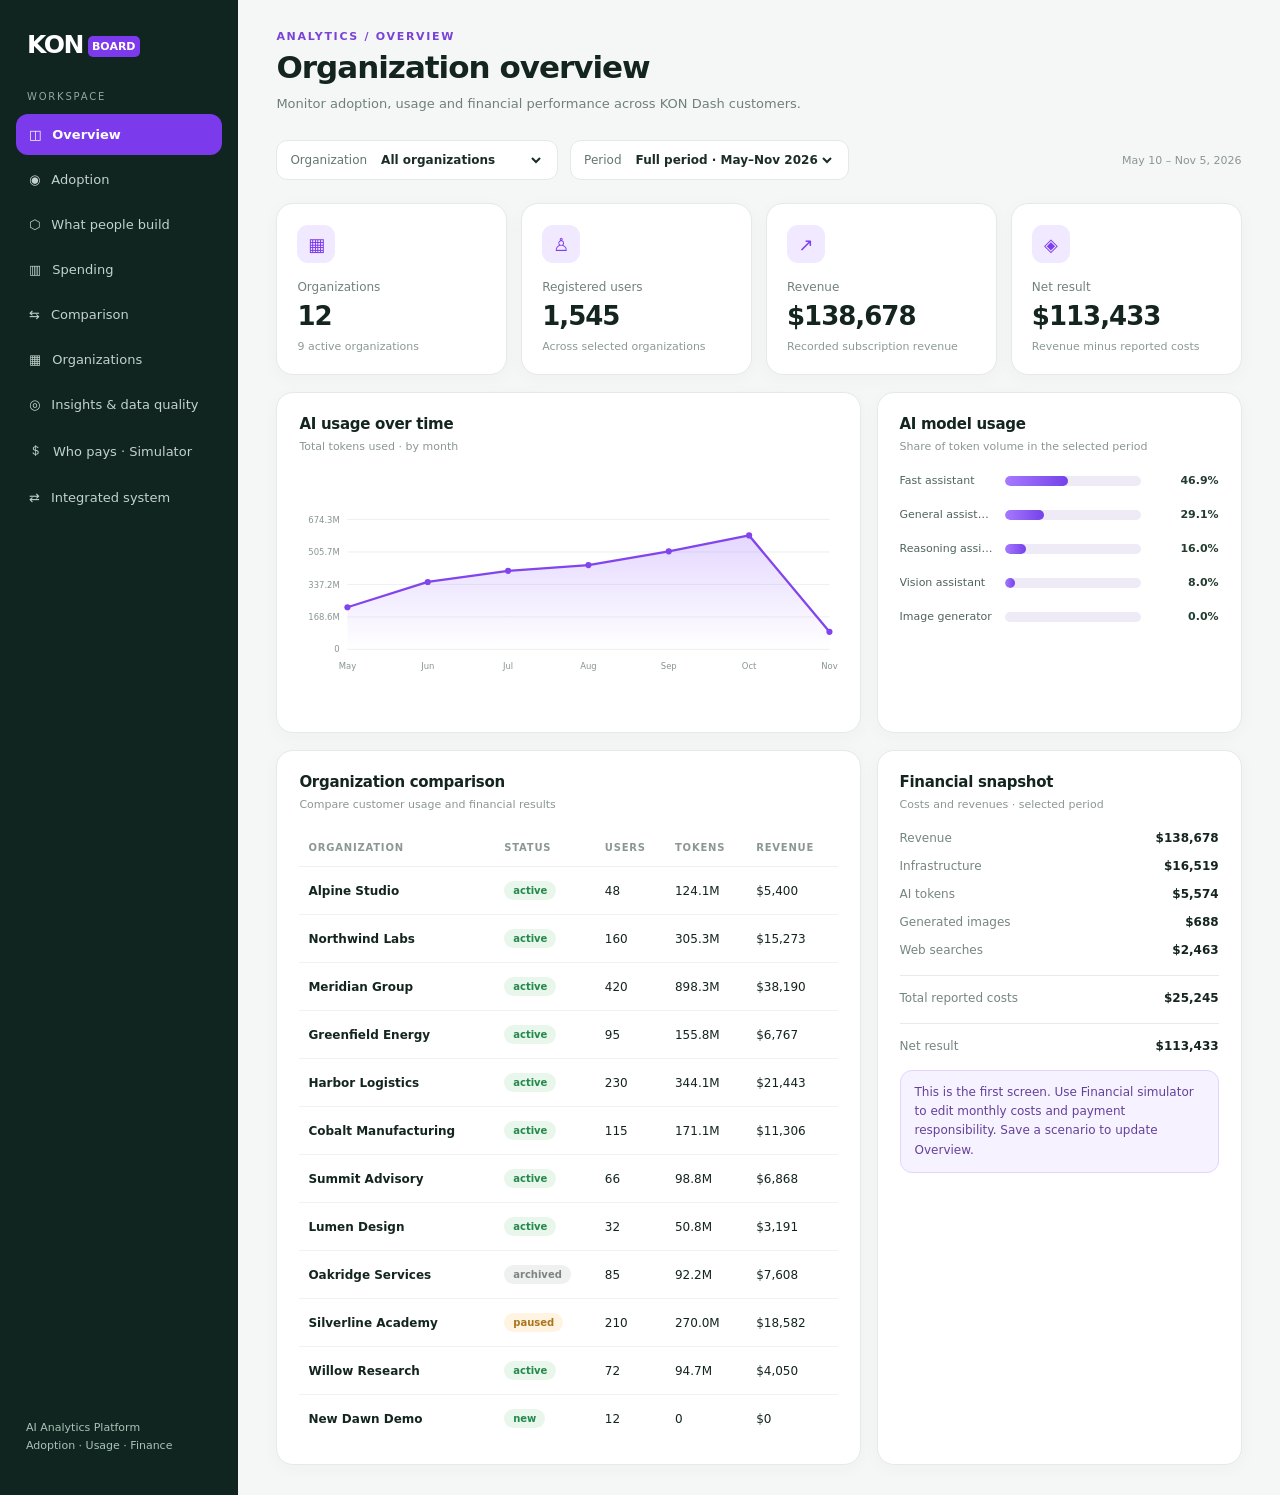
<file: index.html>
<!doctype html><html lang="en"><head><meta charset="utf-8"><meta name="viewport" content="width=device-width,initial-scale=1"><title>KON Board | Complete Interactive Dashboard</title><link rel="stylesheet" href="style.css"></head><body><div class="layout"><aside class="sidebar"><div class="brand">KON<span>BOARD</span></div><div><p class="side-label">Workspace</p><button class="nav active" id="navOverview"><span>◫</span><span class="navtext">Overview</span></button><button class="nav" id="navAdoption"><span>◉</span><span class="navtext">Adoption</span></button><button class="nav" id="navBuild"><span>⬡</span><span class="navtext">What people build</span></button><button class="nav" id="navSpending"><span>▥</span><span class="navtext">Spending</span></button><button class="nav" id="navComparison"><span>⇆</span><span class="navtext">Comparison</span></button><button class="nav" id="navOrganizations"><span>▦</span><span class="navtext">Organizations</span></button><button class="nav" id="navInsights"><span>◎</span><span class="navtext">Insights &amp; data quality</span></button><button class="nav" id="navSimulator"><span>＄</span><span class="navtext">Who pays · Simulator</span></button><button class="nav" id="navDash" style="display:none"><span>◇</span><span class="navtext">KON Dash</span></button><button class="nav" data-soon="Integrated system"><span>⇄</span><span class="navtext">Integrated system</span></button></div><div class="side-bottom">AI Analytics Platform<br>Adoption · Usage · Finance</div></aside><main class="main"><div id="overviewPage"><div class="topbar"><div><div class="eyebrow">Analytics / Overview</div><h1>Organization overview</h1><p class="muted">Monitor adoption, usage and financial performance across KON Dash customers.</p></div></div><div class="filters"><label class="filter">Organization <select id="org"><option value="all">All organizations</option></select></label><label class="filter">Period <select id="period"><option value="all">Full period · May–Nov 2026</option></select></label><span class="hint" id="range"></span></div><section class="kpis"><div class="card kpi"><div class="icon">▦</div><div class="label">Organizations</div><div class="number" id="orgCount">—</div><small id="orgSub">Customers in dataset</small></div><div class="card kpi"><div class="icon">♙</div><div class="label">Registered users</div><div class="number" id="users">—</div><small id="userSub">Across selected organizations</small></div><div class="card kpi"><div class="icon">↗</div><div class="label">Revenue</div><div class="number" id="revenue">—</div><small>Recorded subscription revenue</small></div><div class="card kpi"><div class="icon">◈</div><div class="label">Net result</div><div class="number" id="profit">—</div><small>Revenue minus reported costs</small></div></section><section class="content"><div class="card panel"><h2>AI usage over time</h2><p>Total tokens used · by month</p><div class="chart-wrap" id="chart"></div></div><div class="card panel"><h2>AI model usage</h2><p>Share of token volume in the selected period</p><div id="models"></div></div></section><section class="bottom"><div class="card panel"><h2>Organization comparison</h2><p>Compare customer usage and financial results</p><div style="overflow:auto"><table><thead><tr><th>Organization</th><th>Status</th><th>Users</th><th>Tokens</th><th>Revenue</th></tr></thead><tbody id="orgTable"></tbody></table></div></div><div class="card panel"><h2>Financial snapshot</h2><p>Costs and revenues · selected period</p><div class="breakdown" id="finance"></div><div class="help">This is the first screen. Use Financial simulator to edit monthly costs and payment responsibility. Save a scenario to update Overview.</div></div></section></div><div id="organizationsPage" hidden>
<div class="topbar"><div><div class="eyebrow">Analytics / Organizations</div><h1>What customers build</h1><p class="muted">Explore KON Dash building blocks, team adoption and connected tools for each customer.</p></div></div>
<div class="filters"><label class="filter">Organization <select id="detailOrg"></select></label><span class="hint">Building blocks are a dataset snapshot, not activity in a selected month.</span></div>
<section class="card panel" style="margin-bottom:16px"><div class="org-heading"><div><div class="eyebrow" id="detailIndustry"></div><h2 id="detailName" style="font-size:23px;margin:9px 0"></h2><p id="detailNote" style="font-size:13px;line-height:1.7"></p></div><span id="detailStatus" class="status"></span></div><div class="org-facts" id="detailFacts"></div></section>
<section class="org-stats" id="detailStats"></section>
<div class="card panel" style="margin-top:16px"><h2>Building block explorer</h2><p>Select a category to inspect the actual tools and examples in the Konverto demo dataset.</p><div class="tabs" id="blockTabs"></div><div id="blockList" class="block-grid"></div></div>


</div><div id="simulatorPage" hidden>
<div class="topbar"><div><div class="eyebrow">Analytics / Financial Simulator</div><h1>Who pays · Financial simulator</h1><p class="muted">Edit monthly costs, revenues and payment responsibilities. Results update instantly.</p></div></div>

<div class="filters"><label class="filter">Organization <select id="simOrg"></select></label><label class="filter">Month <select id="simMonth"></select></label></div>
<div class="sim-grid">
<section class="card panel"><div class="sim-head"><div><h2>Edit financial inputs</h2><p>Values start from the official fictional dataset; “Other costs” are a manual simulation input.</p></div><button id="simReset" class="sim-secondary">Reset this month</button></div>
<div class="sim-fields"><label>Revenue ($)<input id="simRevenue" type="number" min="0" step="0.01"></label><label>Azure / infrastructure ($)<input id="simInfra" type="number" min="0" step="0.01"></label><label>AI token costs ($)<input id="simAI" type="number" min="0" step="0.01"></label><label>Generated images ($)<input id="simImages" type="number" min="0" step="0.01"></label><label>Web searches ($)<input id="simWeb" type="number" min="0" step="0.01"></label><label>Other manual costs ($)<input id="simOther" type="number" min="0" step="0.01"></label></div>
<div class="recurring-row" id="recurringBlock"><h3>Recurring monthly Azure cost</h3><p>Set the Azure/infrastructure cost as a recurring monthly amount for this customer, starting in the selected month. It will update all available months from that point onward; other costs, revenues and payer assignments are preserved. Existing saved scenarios for those months will have only their Azure value changed.</p><label>Full-month Azure cost (USD) <input id="recurringAmount" type="number" min="0" step="0.01" placeholder="e.g. 200.00" style="max-width:170px;margin-left:8px"></label><label><input id="recurringProrate" type="checkbox" checked> Prorate the amount for partial calendar months (including May/November)</label><button type="button" id="applyRecurring" class="audit-button">Apply from selected month onward</button><p id="recurringStatus" role="status" style="margin-top:10px"></p></div>
<h2 style="margin:24px 0 3px">Who pays each cost?</h2><p class="sim-muted">Choose Konverto, Customer, or Unassigned. Image costs are grouped with AI costs in this simulation.</p>
<div class="sim-fields"><label>Infrastructure payer<select id="payerInfra"><option value="konverto">Konverto</option><option value="customer">Customer</option><option value="unassigned">Unassigned · needs decision</option></select></label><label>AI & image payer<select id="payerAI"><option value="konverto">Konverto</option><option value="customer">Customer</option><option value="unassigned">Unassigned · needs decision</option></select></label><label>Web search payer<select id="payerWeb"><option value="konverto">Konverto</option><option value="customer">Customer</option><option value="unassigned">Unassigned · needs decision</option></select></label><label>Other costs payer<select id="payerOther"><option value="konverto">Konverto</option><option value="customer">Customer</option><option value="unassigned">Unassigned · needs decision</option></select></label></div>
<p style="font-size:12px;color:#776b80;margin:8px 0">Enter 0 for a confirmed zero cost; leaving a field blank means missing information and disables financial calculations and saving. Payers apply to Azure, AI tokens + generated images, web searches and other manual costs.</p><div class="sim-actions"><button id="simSave" class="sim-primary">Save this scenario</button><span id="simState" class="sim-muted" role="status">Changes are previewed live until saved.</span></div></section>
<section class="card panel"><h2>Live financial impact</h2><p>Updates while you change any number or payer.</p><div class="sim-metrics"><div><span>Revenue</span><strong id="resultRevenue">—</strong></div><div><span>Total costs</span><strong id="resultCosts">—</strong></div><div><span>Konverto-paid costs</span><strong id="resultKonCosts">—</strong></div><div><span>Customer-paid costs</span><strong id="resultCustomerCosts">—</strong></div><div><span>Unassigned costs</span><strong id="resultUnassignedCosts">—</strong></div></div><div class="sim-contrib"><span>Estimated KON Board contribution</span><strong id="resultContribution">—</strong><small id="simContributionNote">Revenue − costs assigned to Konverto. If costs remain unassigned, the final result is a range.</small></div><div class="sim-compare"><h2>Before / after</h2><div class="split"><span>Dataset result (revenue − all costs)</span><strong id="baseProfit">—</strong></div><div class="split"><span>Scenario result (revenue − all costs)</span><strong id="scenarioProfit">—</strong></div><div class="split"><span>Change to overall result</span><strong id="deltaProfit">—</strong></div><div class="split total"><span>Konverto contribution vs. dataset result</span><strong id="deltaContribution">—</strong></div></div></section></div>

</div>

<section class="ex-page" id="adoptionPage" hidden>
 <div class="topbar"><div><div class="eyebrow">KON BOARD</div><h1>Adoption · Who uses KON Dash?</h1><p class="muted">Explore active users, features and usage trends by organization and period.</p></div></div>
 <div class="ex-filterbar"><label class="ex-control">Organization<select id="adOrg"></select></label><label class="ex-control">Period<select id="adMonth"></select></label><label class="ex-control">Usage metric<select id="adMetric"><option value="activeUsers">Active users per reported day</option><option value="totalTokens">AI tokens</option><option value="toolCalls">Tool calls</option><option value="knowledgeBaseSearches">Knowledge base searches</option><option value="documentsProcessed">Documents processed</option><option value="imagesGenerated">Images generated</option></select></label></div>
 <div class="ex-kpis" id="adKpis"></div><div class="ex-grid"><div class="card ex-section"><h2>Usage evolution</h2><p class="subtitle">Click a day to inspect its activity and reporting status.</p><div id="adChart" class="ex-plot"></div><div id="adSelected" class="ex-detail">Choose a point on the chart.</div></div><div class="card ex-section"><h2>Feature adoption</h2><p class="subtitle">Observed features in reported daily usage records.</p><div id="adFeatures"></div><div class="ex-note">Active users are recorded daily. Adding them across days gives user-days, not unique monthly people. Missing days are not treated as zero.</div></div></div>
 <div class="card ex-section"><h2>Organization coverage</h2><p class="subtitle">Click a row to filter the Adoption analysis to that organization.</p><div class="ex-tablebox"><table><thead><tr><th>Organization</th><th>Status</th><th>Reported days</th><th>Users registered</th><th>Total tokens</th></tr></thead><tbody id="adOrgRows"></tbody></table></div></div>
</section>
<section class="ex-page" id="buildPage" hidden>
 <div class="topbar"><div><div class="eyebrow">KON BOARD / ADOPTION INTELLIGENCE</div><h1>What people build with AI</h1><p class="muted">Four different analyses: inventory, use cases, connections and sharing signals.</p></div></div>
 <div class="ex-filterbar"><label class="ex-control">Organization<select id="buildOrg"></select></label><label class="ex-control" id="buildTypeFilter">Tool type<select id="buildType"><option value="agents">Agents</option><option value="apps">Apps</option><option value="knowledgeBases">Knowledge bases</option><option value="scheduledTasks">Scheduled tasks</option><option value="projects">Projects</option></select></label></div>
 <div class="ex-tabs" id="buildTabs"><button class="ex-tab selected" data-buildtab="create">1 · What they build</button><button class="ex-tab" data-buildtab="purpose">2 · What it is for</button><button class="ex-tab" data-buildtab="connect">3 · How they combine</button><button class="ex-tab" data-buildtab="spread">4 · What spreads</button></div>
 <div id="buildKpis" class="ex-kpis"></div>
 <div class="card ex-section" id="buildContent" aria-live="polite"></div>
</section>
<section class="ex-page" id="spendingPage" hidden>
 <div class="topbar"><div><div class="eyebrow">KON BOARD</div><h1>Spending · Where does the money go?</h1><p class="muted">Break down token, image and web-search spend. Click a spike to investigate its drivers.</p></div></div>
 <div class="ex-filterbar"><label class="ex-control">Organization<select id="spOrg"></select></label><label class="ex-control">Period<select id="spMonth"></select></label><label class="ex-control">Cost category<select id="spType"><option value="totalCostUsd">All AI usage costs</option><option value="tokenCostUsd">AI tokens</option><option value="imageCostUsd">Generated images</option><option value="webSearchCostUsd">Web searches</option></select></label></div>
 <div id="spKpis" class="ex-kpis"></div><div class="card ex-section"><h2>Web searches by provider</h2><div id="spProviders"></div></div><div class="ex-grid"><div class="card ex-section"><h2>Daily cost and spikes</h2><p class="subtitle">Click a point to see which expense categories contributed.</p><div id="spChart" class="ex-plot"></div><div id="spSelected" class="ex-detail">Choose a reported day.</div></div><div class="card ex-section"><h2>Cost breakdown</h2><p class="subtitle">AI usage categories · excludes monthly infrastructure.</p><div id="spBreakdown"></div><h2 style="margin-top:26px">Highest spending days</h2><div id="spTopDays" class="ex-list"></div></div></div>
 <div class="ex-note">Daily costs exclude infrastructure, which is recorded monthly. For all organizations, daily totals aggregate only reported records. A missing report is not equivalent to a zero-usage day.</div>
</section>
<section class="ex-page" id="comparisonPage" hidden>
 <div class="topbar"><div><div class="eyebrow">KON BOARD</div><h1>Comparison · How do customers differ?</h1><p class="muted">Choose organizations and compare adoption, monthly budgets, revenue and reported costs.</p></div></div>
 <div class="ex-filterbar"><label class="ex-control">Period<select id="cpMonth"></select></label><label class="ex-control">Organization A<select id="cpA"></select></label><label class="ex-control">Organization B<select id="cpB"></select></label><label class="ex-control">Compare by<select id="cpMetric"><option value="totalCostUsd">Total reported costs</option><option value="revenueUsd">Revenue</option><option value="totalTokens">Tokens</option><option value="activeUsers">Avg. active users per reported day</option><option value="monthlyBudgetUsd">Monthly budget (prorated)</option></select></label></div>
 <div id="cpKpis" class="ex-kpis"></div><div class="card ex-section"><h2>Budget consumption</h2><div id="cpBudget"></div></div><div class="ex-grid"><div class="card ex-section"><h2>Side-by-side comparison</h2><div id="cpBars"></div></div><div class="card ex-section"><h2>Financial comparison</h2><div id="cpDetail"></div></div></div>
 <div class="card ex-section"><h2>All organizations</h2><p class="subtitle">Click an organization to replace Organization A.</p><div class="ex-tablebox"><table><thead><tr><th>Organization</th><th>Status</th><th>Registered users</th><th>Budget (monthly)</th><th>Revenue</th><th>Reported costs</th><th>Result</th></tr></thead><tbody id="cpRows"></tbody></table></div></div>
</section>
<section class="ex-page" id="integrationPage" hidden>
  <div class="topbar dg-hero">
   <div class="dg-hero-copy">
    <div class="eyebrow">INTEGRATED SYSTEM</div>
    <h1>From AI tools to business insight</h1>
    <p class="muted">Explore how tools, connected knowledge and recorded activity relate to organization-level adoption and costs.</p>
   </div>
   
  </div>
  <div class="card ex-section dg-workspace">
   <div class="dg-filters">
    <label>Organization<select id="dgOrg" aria-label="Choose organization"></select></label>
    <label>Building block<select id="dgType" aria-label="Choose tool type"><option value="agents">Agent</option><option value="apps">App</option><option value="scheduledTasks">Scheduled task</option></select></label>
    <label>Source record<select id="dgTool" aria-label="Choose tool from dataset"></select></label>
    <label>Usage period<select id="dgPeriod" aria-label="Choose usage period"><option value="all">Full dataset period</option></select></label>
   </div>
   <div class="dg-journey" aria-label="Data-to-decision pathway"><div><b>01</b> KON Dash inventory</div><span>→</span><div><b>02</b> Connected components</div><span>→</span><div><b>03</b> Recorded traces</div><span>→</span><div><b>04</b> KON Board metrics</div></div>
   <div class="dg-top-grid">
    <article class="dg-detail"><div class="dg-section-label">01 · SELECTED KON DASH RECORD</div><div id="dgSelected"></div></article>
    <article class="dg-detail"><div class="dg-section-label">02 · LINKS IN THE DATASET</div><div id="dgLinks"></div></article>
   </div>
   <div class="dg-bottom-grid">
    <article class="dg-detail"><div class="dg-section-label">03 · ACTIVITY EVIDENCE</div><div id="dgTraces"></div></article>
    <article class="dg-detail dg-measure"><div class="dg-section-label">04 · KON BOARD · ORGANIZATION VIEW</div><div id="dgMetrics" class="dg-metrics"></div><div id="dgMetricsNote"></div></article>
   </div>
  </div>
</section>
<div id="dashPage" hidden>
 <div class="topbar"><div><div class="eyebrow">Product design / KON Dash</div><h1>KON Dash — redesigned experience</h1><p class="muted">A clickable UX proposal showing how customers find, combine and reuse AI tools.</p></div></div>
 <div class="dash-layout">
  <nav class="dash-nav" aria-label="KON Dash proposed menu">
   <div class="dash-label" style="padding:8px 10px">KON DASH WORKSPACE</div>
   <button class="chosen" data-dash-tab="home">⌂ &nbsp; Home</button>
   <button data-dash-tab="agents">✧ &nbsp; Agents</button>
   <button data-dash-tab="apps">▦ &nbsp; Apps</button>
   <button data-dash-tab="knowledgeBases">▤ &nbsp; Knowledge bases</button>
   <button data-dash-tab="projects">▣ &nbsp; Projects</button>
   <button data-dash-tab="builder">＋ &nbsp; Create agent</button>
   <div class="dash-label" style="padding:14px 10px 0">DEMO CONTEXT</div>
   <label class="filter" style="display:block">Organization<select id="dashOrg" style="margin-top:7px;max-width:100%;width:100%"></select></label>
  </nav>
  <div class="dash-content">
   <div class="dash-banner"><strong>One workspace. All your AI tools.</strong><p>Find the right agent, connect it to trusted knowledge, and organize the result into a shared project. This redesign groups related tools and makes their purpose clearer.</p></div>
   <div id="dashHome">
    <div class="dash-section-head"><div><h3>Your workspace</h3><p>Real fictional sample records from the Konverto dataset, presented in our proposed layout.</p></div><button class="dash-primary" id="dashNewAgent">+ Create agent</button></div>
    <div class="dash-cards" id="dashCounters"></div>
    <div class="dash-section-head"><div><h3>Discover your tools</h3><p>Explore by purpose instead of navigating many disconnected menus.</p></div></div>
   </div>
   <div id="dashCatalog" class="card dash-panel" style="margin-top:14px"><div class="dash-top"><div><h2 id="dashCatalogTitle">Recommended for your team</h2><p id="dashCatalogHelp">Browse tools and open any card to see its purpose and linked resources.</p></div><input id="dashSearch" class="dash-search" placeholder="Search by name or description" aria-label="Search KON Dash tools"></div><div class="dash-gallery" id="dashItems"></div><div class="dash-panel" id="dashSelected" style="border-top:1px solid #e7ece9;padding:15px 0 0">Select a tool to inspect its connections.</div></div>
   <div id="dashBuilder" class="card dash-panel" hidden style="margin-top:14px"><h3>Create an agent — simplified flow</h3><p>This is an interactive redesign prototype. Creating a preview does not create a real KON Dash agent or call an AI model.</p>
     <div class="dash-builder">
      <label>Agent name<input id="builderName" placeholder="e.g. Research assistant" maxlength="80"/></label>
      <label>AI model<select id="builderModel"><option value="general">General</option><option value="fast">Fast</option><option value="reasoning">Reasoning</option></select></label>
      <label class="wide">What should this agent help with?<textarea id="builderPurpose" placeholder="Summarize documents and answer team questions about our policies."></textarea></label>
      <label class="wide">Connect a knowledge base<select id="builderKb"><option value="">No knowledge base</option></select></label>
     </div>
     <div style="display:flex;gap:10px;flex-wrap:wrap;margin-top:17px"><button class="dash-primary" id="builderPreview">Preview agent configuration</button><button class="dash-secondary" id="builderCancel">Back to tools</button></div>
     <div class="dash-live" id="builderResult" hidden role="status"></div>
   </div>
   <div class="card dash-panel" style="margin-top:16px"><div class="dash-section-head"><div><h3>How this connects to KON Board</h3><p>The same organization's tools can be explored in the analytics dashboard.</p></div><button class="dash-secondary" id="dashToBoard">Open organization analytics →</button></div></div>
   <p class="foot">KON Dash is a design proposal built with HTML/CSS/JavaScript and the fictional KON Dash records supplied for the challenge. Cards represent dataset records; the agent builder only previews configuration. No AI requests or server-side creation happen.</p>
  </div>
 </div>
</div>
<div id="insightsPage" hidden>
<div class="topbar"><div><div class="eyebrow">KON BOARD / DECISION SUPPORT</div><h1>Insights &amp; data quality</h1><p class="muted">Verified signals from the fictional dataset; separate observations from possible actions.</p></div></div>
<div class="filters"><label class="filter">Organization <select id="auditOrg"></select></label><label class="filter">Reporting month <select id="auditMonth"></select></label><span class="hint">Calendar coverage, not assumed zeros</span></div>
<section id="auditKpis" class="audit-grid"></section>
<section class="audit-two"><div class="card panel"><h2>Reporting completeness</h2><p>Missing dates and confirmed zero-activity reports are separate.</p><div id="auditCoverage"></div><div id="auditMissing"></div></div>
<div class="card panel"><h2>Decision opportunities</h2><p>Each observation cites a data field or an illustrative scenario; recommended actions are suggestions.</p><div id="auditInsights"></div></div></section>
<div class="card panel" style="margin-top:17px"><h2>Monthly financial coverage</h2><p>May and November are partial months. Financial months use the periods supplied in monthlyFinance; no assumed full-month totals.</p><div style="overflow:auto"><table class="audit-table"><thead><tr><th>Month</th><th>Reporting window</th><th>Report days</th><th>Calendar days</th><th>Revenue</th><th>Usage cost</th><th>Infrastructure</th></tr></thead><tbody id="auditMonths"></tbody></table></div></div>

</div></main></div>






<script src="app.js" defer></script>
</body></html>
</file>
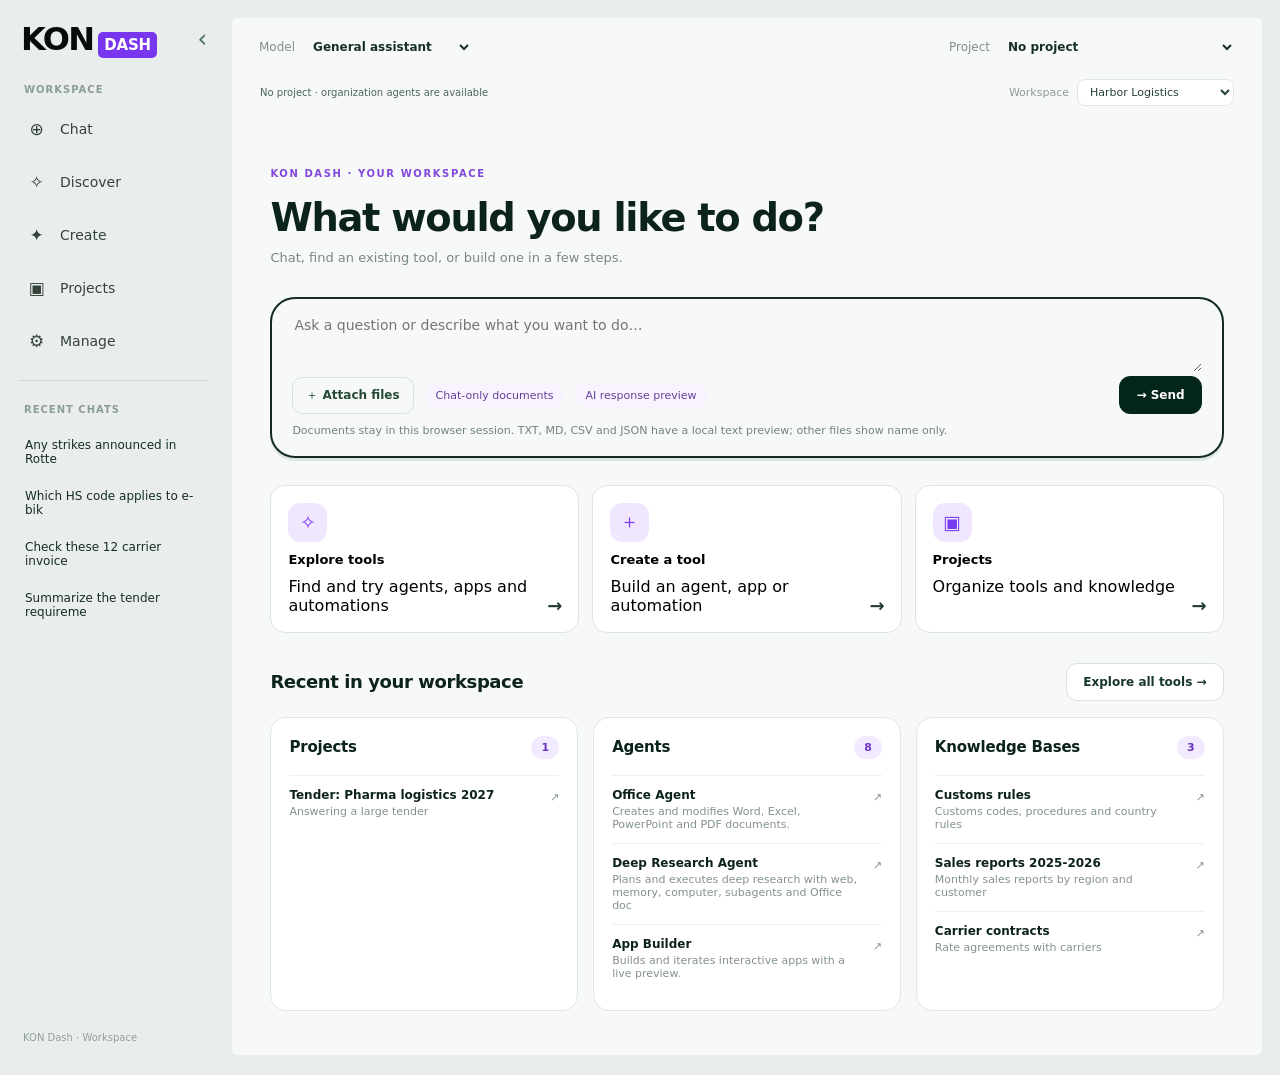
<file: kon-dash/index.html>
<!doctype html><html lang="en"><head><meta charset="utf-8"><meta name="viewport" content="width=device-width,initial-scale=1"><meta name="theme-color" content="#10251f"><title>KON Dash | Workspace Redesign Prototype</title><link rel="stylesheet" href="style.css"></head><body><div id="app"><div class="loading">Loading KON Dash demo…</div></div><script src="app.js" defer></script></body></html>
</file>
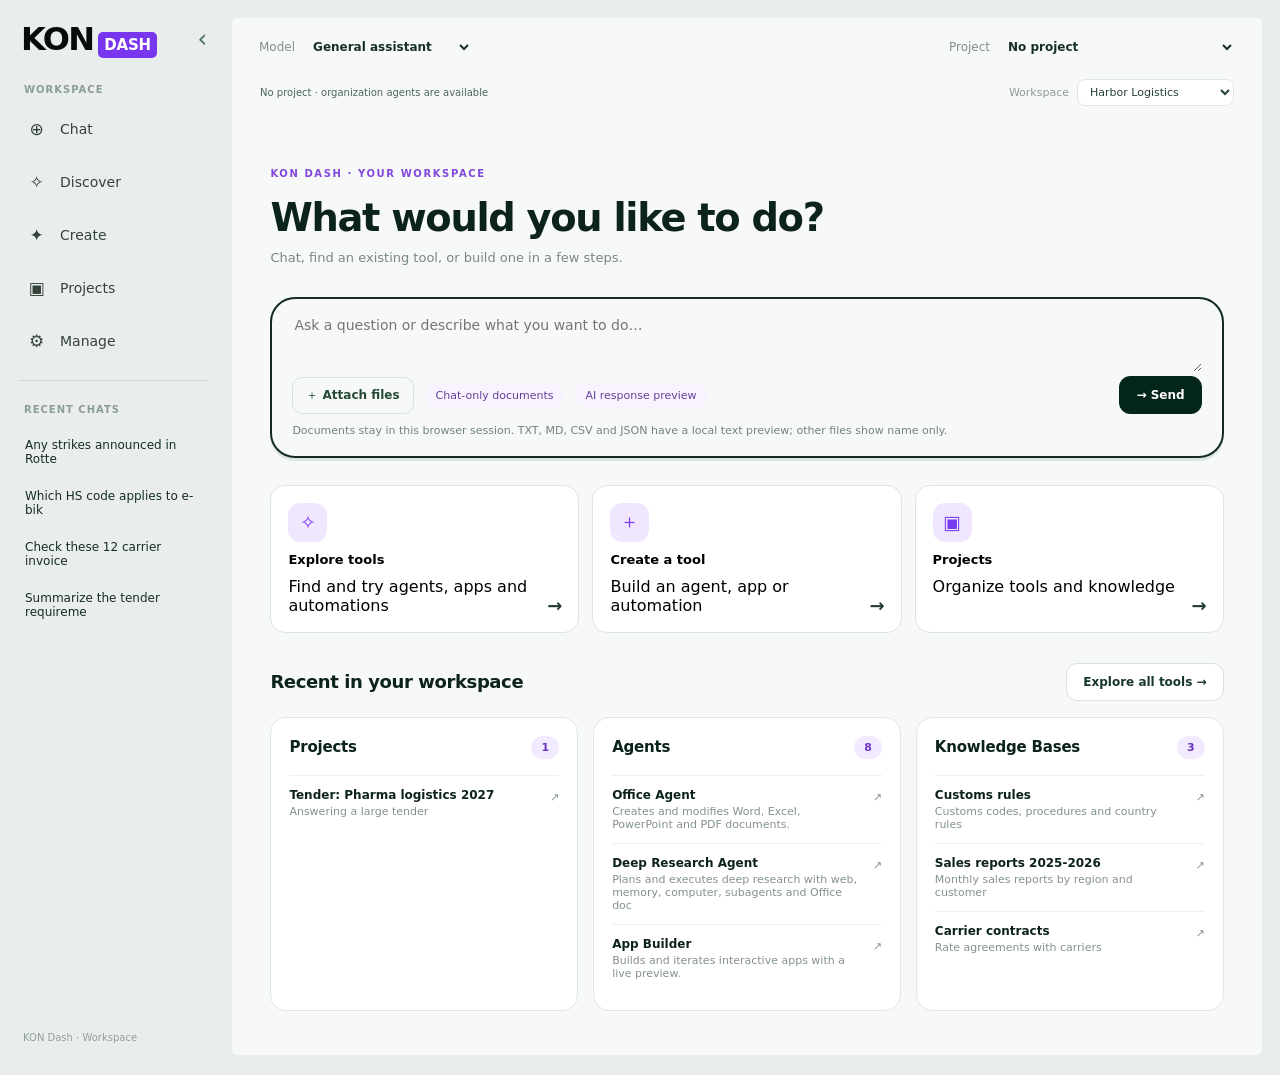
<file: kon-dash/ABRIR_KON_DASH.html>
<!doctype html><html lang="en"><head><meta charset="utf-8"><meta name="viewport" content="width=device-width,initial-scale=1"><meta name="theme-color" content="#10251f"><title>KON Dash | Workspace Redesign Prototype</title><style>:root{font-family:Inter,ui-sans-serif,system-ui,-apple-system,"Segoe UI",sans-serif;color:#122a21;background:#eaf0ee;font-synthesis:none}*{box-sizing:border-box}body{margin:0}button,input,textarea,select{font:inherit}button{cursor:pointer}button:disabled{opacity:.45;cursor:not-allowed}input,textarea,select{outline-color:#8551e9}a{color:inherit}h1,h2,h3,p{margin:0}.shell{display:flex;min-height:100vh}.side{width:250px;flex:none;display:flex;flex-direction:column;padding:24px 15px;background:#e9eeeb;border-right:1px solid #dae3df;gap:18px}.logo{font-size:29px;font-weight:900;letter-spacing:-1.7px;padding:2px 12px;color:#0e1e17}.logo b{letter-spacing:-.2px;font-size:14px;background:#7c3aed;color:#fff;border-radius:7px;padding:5px 6px;margin-left:5px}.nav-list{display:grid;gap:4px}.nav-section{font-size:10px;font-weight:750;letter-spacing:1.3px;color:#8b9e94;text-transform:uppercase;padding:16px 12px 7px}.nav-item{display:flex;align-items:center;text-align:left;gap:12px;padding:12px 13px;color:#334c40;background:none;border:0;border-radius:11px;font-size:13px;font-weight:600;width:100%}.nav-item:hover{background:#dce5e0}.nav-item.active{color:#6430cc;background:#e0d2f9}.nav-item .sym{font-size:19px;width:23px;text-align:center}.side-bottom{margin-top:auto;padding:14px 12px;color:#697d72;font-size:11px;line-height:1.6}.workspace{min-width:0;flex:1;padding:17px 20px 28px}.canvas{min-height:calc(100vh - 45px);background:#fbfcfc;border:1px solid #dfe7e3;border-radius:16px;overflow:hidden;position:relative}.topbar{height:66px;border-bottom:1px solid #eff2f0;display:flex;align-items:center;justify-content:space-between;gap:12px;padding:0 30px;background:#f8faf9}.top-control{display:flex;align-items:center;gap:8px;color:#7f9188;font-size:12px}.top-control select{border:0;background:transparent;font-weight:750;color:#173026;max-width:205px;padding:6px}.top-control select:focus{outline:2px solid #cbb0ff;border-radius:7px}.main{padding:32px clamp(20px,3vw,42px) 50px;max-width:1700px;margin:0 auto}.head{position:relative;display:flex;align-items:start;justify-content:space-between;gap:15px;margin-bottom:23px;z-index:0}.head:before{content:'';position:absolute;z-index:-1;right:-4%;top:-30px;width:56%;height:152px;border-radius:80% 22% 70% 40%;background:radial-gradient(ellipse at 40% 50%,#eadcfe 0%,#f3ebff88 50%,transparent 73%);pointer-events:none}.eyebrow{font-size:11px;letter-spacing:1.6px;color:#8247dc;text-transform:uppercase;font-weight:800;margin-bottom:7px}h1{font-size:clamp(27px,3vw,39px);letter-spacing:-1.25px;line-height:1.1}h2{font-size:18px;letter-spacing:-.4px}h3{font-size:15px;letter-spacing:-.2px}.sub{color:#768a80;font-size:13px;line-height:1.6;margin-top:9px}.pill{display:inline-block;padding:5px 10px;background:#f2eaff;border-radius:30px;color:#6b36bd;font-size:11px;font-weight:750}.muted{color:#71867a}.small{font-size:12px;line-height:1.6}.tiny{font-size:11px;line-height:1.5}.btn{border:1px solid #d9e2dc;background:#fff;border-radius:11px;padding:11px 16px;font-weight:700;color:#17372a;font-size:12px;display:inline-flex;gap:8px;align-items:center;justify-content:center}.btn:hover{border-color:#9a78df}.btn.primary{background:#082b1a;border-color:#082b1a;color:#fff}.btn.primary:hover{background:#164431}.btn.purple{background:#7c3aed;border-color:#7c3aed;color:#fff}.btn.slim{padding:8px 11px}.btn.full{width:100%}.btn.danger{color:#b73838;border-color:#edc9c9}.row{display:flex;align-items:center;gap:12px;flex-wrap:wrap}.between{justify-content:space-between}.card{background:#fff;border:1px solid #dfe7e3;border-radius:16px;padding:19px}.card:hover{box-shadow:0 4px 16px #1c453709}.action-grid{display:grid;grid-template-columns:repeat(5,minmax(0,1fr));gap:13px;margin:27px 0 32px}.action{border:1px solid #dde5e1;border-radius:15px;padding:20px 17px;background:#fff;text-align:left;min-height:186px;display:flex;flex-direction:column;align-items:flex-start;gap:12px}.action:hover,.action:focus{border-color:#935ceb;background:#fbf9ff;transform:translateY(-1px)}.action .ico,.iconbox{background:#f0e7ff;color:#783bee;width:44px;height:44px;border-radius:12px;display:grid;place-items:center;font-size:22px;flex:none}.action strong{font-size:14px}.action span:last-child{font-size:12px;color:#71837a;line-height:1.5}.tri-cols{display:grid;grid-template-columns:repeat(3,minmax(0,1fr));gap:15px}.mini-row{display:flex;gap:9px;align-items:flex-start;justify-content:space-between;border-top:1px solid #edf2ee;padding:12px 0;cursor:pointer}.mini-row:first-of-type{border-top:0}.mini-row:hover b{color:#7736df}.mini-row b{display:block;font-size:12px}.mini-row span{display:block;color:#839389;font-size:11px;margin-top:3px}.composer{border:2px solid #182a22;border-radius:19px;padding:18px 20px;margin-top:28px;box-shadow:0 3px 0 #e4ece7}.composer textarea{border:0;width:100%;min-height:64px;resize:vertical;background:transparent;color:#17271f;font-size:14px}.composer textarea:focus{outline:0}.toolbar{display:flex;gap:8px;align-items:center;justify-content:space-between}.tag{border:1px solid #e2d6f6;border-radius:25px;background:#f8f3ff;color:#65409a;font-size:11px;padding:6px 10px;white-space:nowrap}.toolbar .tag{border:0}.section-top{display:flex;align-items:center;justify-content:space-between;gap:12px;margin-bottom:16px;flex-wrap:wrap}.filters{display:flex;gap:9px;flex-wrap:wrap;margin:15px 0 21px}.chip{font-size:12px;padding:9px 12px;border-radius:24px;border:1px solid #dfe4e1;background:#fff;color:#42564a}.chip.selected{background:#eadcff;border-color:#ccaffc;color:#6329bd;font-weight:800}.search{width:100%;padding:13px 15px;background:#fff;border:1px solid #dbe4de;border-radius:12px;min-height:45px}.library-layout{display:grid;grid-template-columns:minmax(0,1fr) 335px;gap:16px}.tool-grid{display:grid;grid-template-columns:repeat(3,minmax(0,1fr));gap:12px;align-content:start}.tool-card{border:1px solid #e1e7e3;background:#fff;border-radius:15px;padding:17px;min-height:198px;text-align:left;display:flex;flex-direction:column;gap:9px;overflow-wrap:anywhere}.tool-card:hover,.tool-card.selected{border-color:#8f55e9;background:#fbf8ff}.tool-card h3{font-size:13px}.tool-card p{font-size:12px;line-height:1.5;color:#71847a;min-height:36px}.tool-card .metadata{font-size:11px;color:#52655a;margin-top:auto;line-height:1.6}.inspector{position:sticky;top:86px;align-self:start;max-height:calc(100vh - 110px);overflow:auto}.inspector hr,.line{border:0;border-top:1px solid #e6ede8;margin:17px 0}.inspector .heading{display:flex;align-items:flex-start;gap:12px}.fields{display:grid;grid-template-columns:repeat(2,minmax(0,1fr));gap:15px}.field{display:flex;flex-direction:column;gap:7px;font-size:12px;font-weight:700;color:#40564a}.field.wide{grid-column:1/-1}.field input,.field textarea,.field select,.field .inputlike{background:#fff;border:1px solid #d9e4dc;border-radius:10px;padding:12px;color:#1b3327;min-height:43px;width:100%;font-weight:500}.field textarea{min-height:113px;resize:vertical;line-height:1.55}.field small{font-size:11px;color:#84958a;font-weight:400}.steps{display:grid;grid-template-columns:repeat(5,1fr);gap:9px;margin:23px 0 19px}.step{border-radius:12px;padding:12px 8px;border:1px solid #e7e9e8;background:#fff;color:#63786c;font-size:12px;font-weight:750;text-align:center}.step.current{background:#ede1ff;border-color:#d4bbff;color:#6327c3}.step.done{color:#1d7345;border-color:#b9dec9}.builder-layout{display:grid;grid-template-columns:1.5fr .9fr;gap:17px}.option-list{display:grid;grid-template-columns:repeat(2,minmax(0,1fr));gap:10px}.option{display:flex;gap:10px;align-items:start;padding:12px;border:1px solid #e0e7e2;border-radius:10px;background:#fff;font-size:12px;cursor:pointer;line-height:1.5}.option:has(input:checked){background:#f4edff;border-color:#8a4fe7}.option input{accent-color:#7c3aed;margin-top:3px}.preview{border-color:#d8c5f5;background:linear-gradient(#faf6ff,#fff 35%);position:sticky;top:90px;align-self:start}.preview p{line-height:1.6;font-size:12px;color:#67786c;margin:11px 0}.k-list{display:flex;gap:7px;flex-wrap:wrap;margin-top:11px}.k-list .tag{white-space:normal}.sticky-actions{display:flex;align-items:center;justify-content:space-between;flex-wrap:wrap;gap:8px;margin-top:17px}.two-col{display:grid;grid-template-columns:1.4fr .9fr;gap:16px}.info-line{display:flex;justify-content:space-between;gap:12px;align-items:center;padding:13px 0;border-top:1px solid #ebf0ec;font-size:12px}.info-line:first-of-type{border:0}.share-choice{display:grid;grid-template-columns:repeat(3,1fr);gap:9px}.share-choice label{display:block;padding:13px;border:1px solid #dfe6df;border-radius:12px;font-weight:700;font-size:12px;cursor:pointer}.share-choice label:has(input:checked){border-color:#8649e4;background:#f4edff;color:#6130bf}.share-choice small{display:block;color:#75867b;font-weight:400;margin-top:6px}.share-choice input{accent-color:#7c3aed}.toggle{accent-color:#6027c6;width:16px;height:16px}.notice{background:#f3f0fc;color:#61419b;border-radius:12px;padding:13px 16px;font-size:12px;line-height:1.6;margin:15px 0}.success{background:#eaf8ed;color:#24643c}.warning{background:#fff8e8;color:#865c13}.table-wrap{overflow-x:auto}table{width:100%;border-collapse:collapse;text-align:left;font-size:12px}th{font-size:11px;color:#73877a;background:#f8faf9}td,th{padding:13px 10px;border-bottom:1px solid #e9eeea}tr:last-child td{border-bottom:0}.network-box{position:relative;min-height:470px;background:radial-gradient(ellipse at center,#f8f2ff,#fff 63%);border-radius:15px;border:1px solid #e4e8e4;overflow:hidden}.network-svg{position:absolute;inset:0;width:100%;height:100%;pointer-events:none}.nodes{position:relative;min-height:470px;display:grid;grid-template-columns:repeat(3,1fr);grid-template-rows:repeat(3,1fr);gap:10px;padding:20px}.node{align-self:center;justify-self:center;width:100%;max-width:195px;min-height:86px;border:1px solid #dddfec;border-radius:12px;background:#fff;padding:12px;text-align:left;position:relative;z-index:1;box-shadow:0 3px 8px #173c2708}.node:hover,.node.selected{border-color:#7c3aed;background:#f8f2ff}.node.main-node{grid-row:2;grid-column:2;border:2px solid #7c3aed;background:#f6efff}.node strong{display:block;font-size:12px;overflow-wrap:anywhere}.node small{font-size:10px;color:#718479}.empty{text-align:center;padding:38px 18px;color:#778d7f;font-size:13px;border:1px dashed #d6e2db;border-radius:12px;background:#fff}.chat-bubble{padding:13px 16px;background:#edf5f0;border-radius:14px;margin:14px 0 14px auto;max-width:80%;font-size:13px;line-height:1.5}.chat-bubble.ai{background:#f4effc;margin:14px auto 14px 0}.loading{padding:60px;text-align:center;color:#647c6f}.footnote{font-size:11px;color:#8a9b91;line-height:1.6;margin-top:22px}.banner{background:#ecf6ef;padding:11px;border-radius:11px;color:#215838;font-size:12px;margin-bottom:18px}.button-tabs{display:flex;gap:7px;flex-wrap:wrap}.utility-block{padding:14px;border:1px solid #e4ebe5;background:#fff;border-radius:12px;margin:8px 0}.utility-block h3{margin-bottom:5px}.app-preview{border:1px dashed #d3c1f5;border-radius:12px;padding:18px;background:#faf7ff}.bar{height:8px;border-radius:8px;background:#eae8f0;overflow:hidden}.bar>div{background:#8250e9;height:100%}@media(max-width:1280px){.action-grid{grid-template-columns:repeat(3,minmax(0,1fr))}.tool-grid{grid-template-columns:repeat(2,minmax(0,1fr))}.side{width:212px}.main{padding:28px 22px}}@media(max-width:950px){.library-layout,.builder-layout,.two-col{grid-template-columns:1fr}.inspector,.preview{position:static;max-height:none}.tri-cols{grid-template-columns:1fr}.topbar{padding:0 14px}.top-control select{max-width:135px}}@media(max-width:650px){.side{width:60px;padding:18px 6px}.logo{font-size:12px;letter-spacing:-.5px;padding:3px}.logo b{display:none}.nav-item{padding:12px;justify-content:center}.nav-item .caption,.nav-section,.side-bottom{display:none}.nav-item .sym{width:auto}.workspace{padding:4px}.canvas{border-radius:0}.topbar{height:auto;padding:12px;gap:5px;flex-wrap:wrap}.main{padding:24px 14px}.action-grid,.tool-grid,.fields,.share-choice,.option-list{grid-template-columns:1fr}.steps{grid-template-columns:repeat(5,minmax(0,1fr));gap:3px}.step{font-size:9px;padding:9px 1px}.head{flex-direction:column}h1{font-size:27px}.nodes{padding:6px;gap:3px}.node{padding:6px;min-height:66px}.node strong{font-size:10px}.node small{font-size:8px}}

/* Fidelity refresh: preserve the actual KON Dash UI shell seen in the supplied screenshots */
:root{background:#e9eeed;color:#0c2319}.side{width:260px;background:#e9eeed;border-right:0;padding:20px 12px 15px;gap:10px}.brand-row{display:flex;align-items:center;justify-content:space-between;padding:0 9px 8px}.logo{border:0;background:transparent;text-align:left;padding:0;color:#070b09;font-size:32px;white-space:nowrap}.logo b{background:#7836ee;border-radius:5px;color:#fff;font-size:15px;padding:4px 6px}.collapse-mark{font-size:24px;color:#4c6c5e}.nav-list{display:flex;flex-direction:column;gap:3px;overflow:auto;scrollbar-width:thin}.nav-item{font-weight:500;font-size:13px;padding:11px 12px;color:#344239;border-radius:5px}.nav-item .sym{font-size:17px}.nav-item.active{background:#d9dfdc;color:#0b291a}.nav-item.first-chat{color:#7c3aed}.side-divider{height:1px;background:#cbd6d0;margin:10px 8px}.side-search{padding:10px 15px;font-size:12px;color:#8a9890}.side-chats{display:flex;flex-direction:column;gap:5px;margin-bottom:12px}.side-chat{padding:9px 13px;display:flex;flex-direction:column;gap:3px;background:transparent;text-align:left;border:0;border-radius:7px;color:#152c20;font-size:12px}.side-chat:hover{background:#dce4df}.side-chat small{color:#85968b;font-size:10px}.side-version{display:block;margin:6px 11px;color:#91a098;font-size:10px}.side-bottom{padding:8px 0}.side-bottom .nav-item{padding:10px 12px}.workspace{padding:18px 18px 20px 4px}.canvas{min-height:calc(100vh - 36px);background:#f7f8f8;border:0;border-radius:5px}.topbar{height:58px;justify-content:space-between;background:#f7f8f8;border-bottom:0;padding:0 27px}.top-model{margin-right:auto}.top-project{margin-left:auto;margin-right:0}.top-agent{margin-left:auto}.top-control select{max-width:240px}.org-strip{display:flex;align-items:center;justify-content:flex-end;gap:17px;padding:3px 28px 0;color:#8b9c94;font-size:11px}.org-strip label{display:flex;gap:8px;align-items:center}.org-strip select{font-size:11px;max-width:190px;padding:5px 8px;border-radius:8px;border:1px solid #e1e7e4;background:#fff;color:#264435}.prototype-label{color:#a1aca6}.main{padding:28px clamp(20px,3vw,48px) 44px}.head:before{height:120px;top:-5px;opacity:.65}.head .eyebrow{display:none}.head h1{font-size:32px}.head{margin-bottom:25px}.action-grid{margin-top:20px}.home-hero{display:flex;align-items:flex-start;justify-content:space-between;gap:22px;margin:10px 0 18px;padding:24px 0 10px}.home-hero .eyebrow{font-size:10px;margin-bottom:18px}.home-hero h1{font-size:clamp(30px,3vw,41px);letter-spacing:-1.3px}.home-hero .btn{flex:none}.home-composer .composer{margin:8px 0 27px;padding:16px 20px;border:2px solid #122a20;border-radius:25px;box-shadow:0 3px 0 #dde5e0}.home-composer .composer textarea{min-height:57px}.home-cards{margin:14px 0 30px}.home-cards .action{min-height:155px;gap:10px;padding:17px;position:relative}.home-cards .action .ico{width:39px;height:39px;font-size:19px}.home-cards .action strong{font-size:13px}.home-cards .action .action-arrow{position:absolute;right:16px;bottom:13px;font-size:18px;font-weight:700;color:#213c2d}.recent-panel{padding:18px}.recent-panel .mini-row{min-height:55px}.conversation-area{min-height:43vh;display:flex;flex-direction:column;justify-content:center;max-width:1050px;margin:0 auto}.conversation-area .chat-bubble{align-self:flex-end;width:fit-content;max-width:75%;min-width:250px;margin-left:auto}.conversation-area .chat-bubble.ai{align-self:flex-start;margin-left:0}.chat-screen .composer{max-width:1050px;margin:25px auto}.chat-welcome{text-align:center;color:#12291e}.chat-welcome h1{font-size:39px}.extension-list{margin-top:18px;max-height:620px;overflow:auto}.extension-row{display:flex;gap:14px;align-items:center;border-bottom:1px solid #e8ede9;padding:13px 0}.extension-row .iconbox{width:38px;height:38px;font-size:18px}.extension-row>div{flex:1}.extension-row b{font-size:13px}.extension-row .sub{font-size:11px;margin-top:4px}.extension-row .pill{flex:none}.tool-grid{grid-template-columns:repeat(3,minmax(0,1fr))}.btn.primary{background:#032619;border-color:#032619}.preview{background:linear-gradient(150deg,#f5eeff,#fff 36%)}
@media(max-width:1100px){.side{width:205px}.topbar{padding:0 18px}.prototype-label{display:none}.home-cards{grid-template-columns:repeat(3,minmax(0,1fr))}}
@media(max-width:700px){.side{width:59px;padding:12px 4px}.brand-row{padding:2px}.logo{font-size:13px}.logo b,.collapse-mark,.side-chats,.side-search,.side-divider,.side-version{display:none}.nav-item{padding:12px 8px;justify-content:center}.nav-item .caption{display:none}.workspace{padding:0}.canvas{min-height:100vh}.org-strip{justify-content:flex-start;padding:6px 15px}.topbar{flex-wrap:wrap;height:auto;padding:11px;gap:7px}.top-control{font-size:10px}.top-control select{max-width:110px;font-size:10px}.main{padding:16px}.home-hero{flex-direction:column}.home-cards,.tool-grid{grid-template-columns:1fr}.home-cards .action{min-height:120px}.conversation-area{min-height:40vh}}

/* Full tool detail view: click any resource in Discover to open it */
.detail-top{display:flex;justify-content:space-between;align-items:center;gap:12px;margin:0 0 24px}.detail-top .btn{white-space:nowrap}
.tool-detail-layout{display:grid;grid-template-columns:minmax(0,1.5fr) minmax(280px,.75fr);gap:18px;align-items:start}
.detail-main,.detail-aside{padding:26px}.detail-hero{display:flex;align-items:flex-start;gap:17px;padding:4px 0 18px}.detail-hero>.iconbox{width:60px;height:60px;font-size:26px;flex:none}.detail-hero h2{font-size:25px;line-height:1.3;margin:15px 0 8px}.detail-hero .sub{font-size:14px;line-height:1.6}.detail-copy{white-space:pre-wrap;overflow-wrap:anywhere;line-height:1.8;color:#4e6055;font-size:13px;max-width:80ch}
.detail-actions{margin-top:24px;flex-wrap:wrap}.detail-link-list{margin-top:12px}.detail-aside .btn{margin-top:13px}.detail-aside .info-line{align-items:flex-start}.detail-aside .info-line b{text-align:right;max-width:60%}
@media(max-width:1000px){.tool-detail-layout{grid-template-columns:1fr}}@media(max-width:650px){.detail-main,.detail-aside{padding:17px}.detail-hero h2{font-size:21px}}

/* Explicit project membership and organization-library distinction */
.context-note{margin-right:auto;color:#4a6658;font-size:11px;display:flex;align-items:center;gap:7px}.context-link{border:0;background:none;text-decoration:underline;color:#5133a4;font-size:11px;cursor:pointer}.project-meta{margin-top:9px;border-top:1px solid #e4ebe7;padding-top:9px;font-size:11px;display:flex;flex-direction:column;gap:4px;color:#4b6557}.project-meta b{color:#254331}.project-card-action{font-size:12px;font-weight:700;color:#315842;margin-top:12px}.project-add-row{margin-top:14px;gap:9px;flex-wrap:wrap}.project-add-row select{flex:1;min-width:190px;border:1px solid #d6dfd9;border-radius:8px;padding:11px;background:white}.project-add-row button{white-space:nowrap}.org-strip{justify-content:space-between}.org-strip .context-note{flex:1}.tool-card{cursor:pointer}@media(max-width:800px){.context-note{font-size:10px;flex-wrap:wrap}.org-strip{flex-wrap:wrap}.project-add-row select{width:100%}}

.library-scope{display:flex;align-items:center;justify-content:space-between;gap:16px;flex-wrap:wrap;padding:15px 17px;margin:14px 0 16px;background:#f6f2ff;border:1px solid #e2d6fa;border-radius:13px}.library-scope b{font-size:13px;color:#4e298a}.library-scope .sub{margin-top:4px;max-width:580px}.scope-actions{display:flex;gap:8px;align-items:center;flex-wrap:wrap}.scope-actions .btn{padding:9px 11px}@media(max-width:650px){.library-scope{align-items:flex-start}.scope-actions{width:100%}}

/* Interactive post-creation previews */
.demo-flag{display:flex;gap:12px;align-items:center;flex-wrap:wrap;background:#f1ebfe;border:1px solid #e2d4fc;padding:12px 15px;border-radius:12px;margin-bottom:18px;color:#624196;font-size:12px}.demo-thread{display:flex;flex-direction:column;gap:13px;min-height:165px;padding:10px 0}.demo-message{border:1px solid #e2e9e4;border-radius:14px;padding:15px 16px;max-width:85%;font-size:13px;line-height:1.6;background:#f8faf9}.demo-message p{white-space:pre-line;margin-top:8px}.demo-message.demo-user{margin-left:auto;background:#e9dfff;border-color:#d6c3fb}.demo-message.demo-assistant{margin-right:auto}.demo-total{margin-top:22px;padding:19px;border:1px solid #c9dfcd;background:#f0f9f2;border-radius:15px}.demo-total h2{font-size:27px;margin:8px 0;color:#174b2d}.demo-total p{font-size:13px;line-height:1.8;white-space:pre-line}.demo-total small{font-size:11px;color:#547760;font-weight:750;text-transform:uppercase}.detail-actions{margin-top:22px}@media(max-width:920px){.demo-message{max-width:100%}}

/* Simplified navigation and single-place tool management */
.side{width:228px}.nav-list{gap:5px}.nav-section{padding:8px 12px 5px;letter-spacing:1px}.side-chats{margin-top:4px}.nav-item{font-size:14px;padding:14px 13px}.nav-item.active{background:#dce7e0;color:#063723;font-weight:700}.nav-item.active .sym{color:#6534ad}.side-bottom{margin-top:auto}.home-cards{grid-template-columns:repeat(3,minmax(0,1fr))}.home-cards .action{min-height:145px}.manage-grid{display:grid;grid-template-columns:repeat(2,minmax(0,1fr));gap:13px}.manage-tile{display:flex;align-items:center;text-align:left;gap:13px;padding:20px;background:#fff;border:1px solid #e3eae6;border-radius:13px;min-height:92px;color:#153428;transition:border .12s,box-shadow .12s}.manage-tile:hover{border-color:#a5c5b4;box-shadow:0 5px 18px #0d34200c}.manage-tile>span:nth-child(2){flex:1}.manage-tile b{font-size:14px;display:block;margin-bottom:5px}.manage-tile small{display:block;font-size:12px;line-height:1.5;color:#63796c}.manage-arrow{font-size:19px;color:#476859}.tool-focus{max-width:940px;margin:0 auto}.tool-focus-head{display:flex;gap:19px;align-items:flex-start;margin:24px 0}.tool-focus-head>.iconbox{width:56px;height:56px;flex:none;font-size:25px}.tool-focus-head h1{font-size:clamp(25px,3vw,34px);margin:0 0 10px;letter-spacing:-.6px}.tool-focus-head .sub{font-size:13px;line-height:1.7;margin-bottom:10px}.tool-focus-card{padding:0;overflow:hidden}.detail-tabs{display:flex;gap:4px;padding:13px 19px 0;border-bottom:1px solid #e4ece6;overflow:auto}.detail-tab{border:0;border-bottom:3px solid transparent;background:transparent;color:#607668;font-size:13px;padding:15px 17px;white-space:nowrap;font-weight:650}.detail-tab:hover{color:#0c422c}.detail-tab.active{color:#174a2e;border-color:#6d40cc}.detail-content{padding:26px 29px 30px}.detail-content h3{font-size:16px;margin-bottom:12px}.detail-intro{margin-bottom:20px}.detail-summary{display:flex;gap:12px;align-items:baseline;padding:13px 0;border-bottom:1px solid #e8efeb;font-size:13px}.detail-summary b{min-width:115px}.detail-summary small{margin-left:auto;color:#63796c}.detail-cta{margin-top:26px}.access-teams{max-height:270px;overflow:auto;border:1px solid #e7eee8;padding:0 16px;border-radius:10px}.access-teams .info-line{cursor:pointer}.detail-content .detail-actions{margin-top:22px}.tool-card .project-meta{font-size:10px}.tool-card .project-meta b{display:none}.library-scope{background:#f6f8f7;border-color:#e0eae5}.library-scope b{color:#294b39}.context-note{font-size:10px}.tool-focus .detail-top{margin-bottom:18px}@media(max-width:1000px){.side{width:205px}.manage-grid{grid-template-columns:1fr}}@media(max-width:700px){.side{width:59px}.nav-section,.side-chats{display:none}.home-cards{grid-template-columns:1fr}.tool-focus-head{gap:10px}.detail-content{padding:19px 15px}.detail-tab{padding:13px 10px;font-size:11px}.detail-summary{flex-wrap:wrap}}

/* Chat file attachments, transparent source trace and reusable App controls */
.file-attach{display:inline-flex;align-items:center;justify-content:center;cursor:pointer;padding:9px 13px;border:1px solid #d9e2dc;border-radius:10px;font-size:12px;font-weight:750;color:#264a36;background:#f6f9f7}
.file-attach:hover{border-color:#8a58db;background:#f5efff}.file-attach input{position:absolute;width:1px;height:1px;opacity:0;pointer-events:none}
.attached-list{display:flex;flex-wrap:wrap;gap:8px;margin:10px 0 8px}.attached-chip{display:flex;gap:12px;align-items:center;border:1px solid #dac8fb;background:#f6f1ff;padding:7px 9px;border-radius:10px;min-width:160px;max-width:100%}.attached-chip span{display:flex;flex-direction:column;min-width:0;overflow-wrap:anywhere;font-size:12px}.attached-chip small{font-size:10px;color:#735c91}.attached-chip button{border:0;background:transparent;font-size:19px;color:#7442bc}.attach-hint{font-size:11px;color:#71857a;margin:9px 0 0;line-height:1.5}
.chat-layout{display:grid;grid-template-columns:minmax(0,1fr) 300px;gap:18px;align-items:start}.chat-layout>.chat-source-panel{position:sticky;top:18px}.chat-layout .conversation-area{min-height:35vh}.chat-layout .chat-bubble{max-width:85%}.chat-file-line{display:flex;flex-wrap:wrap;gap:6px;margin-top:12px}
.chat-source-panel h3,.trace-panel h3{font-size:15px}.source-group{border-bottom:1px solid #e7eee8;padding:10px 0;font-size:12px}.source-group>b{display:block;color:#274b37;margin-bottom:5px}.source-group p{color:#687e70;line-height:1.6;margin:4px 0}.attachment-source{background:#f7faf8;border:1px solid #e4ebe6;border-radius:9px;padding:9px;margin-top:8px}.attachment-source>b,.attachment-source small{display:block;overflow-wrap:anywhere}.attachment-source b{font-size:12px}.attachment-source small{font-size:10px;color:#71867b;margin-top:3px}.attachment-source summary{font-size:11px;color:#6333af;cursor:pointer;padding:7px 0}.attachment-source pre{font-size:11px;white-space:pre-wrap;overflow-wrap:anywhere;max-height:150px;overflow:auto;color:#405548;margin:0}.trace-panel h4{font-size:12px;margin:18px 0 8px}.trace-panel .notice{margin-top:17px}.trace-panel .info-line .btn{margin-left:9px}.connection-add{margin-top:22px;padding:16px;background:#f8faf9;border:1px solid #e1e9e4;border-radius:13px}.connection-add .row{margin-top:12px}.connection-add select{flex:1;min-width:200px;padding:11px;border:1px solid #d9e2dc;border-radius:10px}
@media(max-width:1040px){.chat-layout{grid-template-columns:1fr}.chat-layout>.chat-source-panel{position:static}}
</style></head><body><div id="app"><div class="loading">Loading KON Dash demo…</div></div><script id="embeddedDataset" type="application/json">{"info":{"isDemo":true,"source":"Konverto Hackathon v2.1 (fictional)"},"organizations":[{"id":"org-alpine","name":"Alpine Studio","industry":"Creative agency","status":"active","totalUsers":48,"joinedDate":"2026-05-10","monthlyBudgetUsd":340,"monthlySubscriptionRevenueUsd":919,"monthlyInfrastructureCostUsd":120,"note":"Growing adoption; zero activity on August 16 and September 6."},{"id":"org-northwind","name":"Northwind Labs","industry":"Software","status":"active","totalUsers":160,"joinedDate":"2026-05-10","monthlyBudgetUsd":900,"monthlySubscriptionRevenueUsd":2599,"monthlyInfrastructureCostUsd":155,"note":"Large workload spike on October 22-24."},{"id":"org-meridian","name":"Meridian Group","industry":"Professional services","status":"active","totalUsers":420,"joinedDate":"2026-05-10","monthlyBudgetUsd":2200,"monthlySubscriptionRevenueUsd":6499,"monthlyInfrastructureCostUsd":190,"note":"Large organization with stable usage."},{"id":"org-greenfield","name":"Greenfield Energy","industry":"Energy","status":"active","totalUsers":95,"joinedDate":"2026-07-01","monthlyBudgetUsd":575,"monthlySubscriptionRevenueUsd":1624,"monthlyInfrastructureCostUsd":225,"note":"Joined in July; growing adoption."},{"id":"org-harbor","name":"Harbor Logistics","industry":"Logistics","status":"active","totalUsers":230,"joinedDate":"2026-05-10","monthlyBudgetUsd":1250,"monthlySubscriptionRevenueUsd":3649,"monthlyInfrastructureCostUsd":260,"note":"Search-heavy workload and a few missing daily reports."},{"id":"org-cobalt","name":"Cobalt Manufacturing","industry":"Manufacturing","status":"active","totalUsers":115,"joinedDate":"2026-05-10","monthlyBudgetUsd":675,"monthlySubscriptionRevenueUsd":1924,"monthlyInfrastructureCostUsd":295,"note":"Document-processing workload."},{"id":"org-summit","name":"Summit Advisory","industry":"Consulting","status":"active","totalUsers":66,"joinedDate":"2026-05-10","monthlyBudgetUsd":430,"monthlySubscriptionRevenueUsd":1189,"monthlyInfrastructureCostUsd":330,"note":"Recent reporting gap: no reports for November 3-5."},{"id":"org-lumen","name":"Lumen Design","industry":"Design","status":"active","totalUsers":32,"joinedDate":"2026-06-15","monthlyBudgetUsd":260,"monthlySubscriptionRevenueUsd":679,"monthlyInfrastructureCostUsd":365,"note":"Heavy image generation."},{"id":"org-oakridge","name":"Oakridge Services","industry":"Business services","status":"archived","totalUsers":85,"joinedDate":"2026-05-10","monthlyBudgetUsd":525,"monthlySubscriptionRevenueUsd":1474,"monthlyInfrastructureCostUsd":400,"note":"Archived organization with retained history."},{"id":"org-silverline","name":"Silverline Academy","industry":"Education","status":"paused","totalUsers":210,"joinedDate":"2026-05-10","monthlyBudgetUsd":1150,"monthlySubscriptionRevenueUsd":3349,"monthlyInfrastructureCostUsd":435,"note":"Paused organization with retained history."},{"id":"org-willow","name":"Willow Research","industry":"Research","status":"active","totalUsers":72,"joinedDate":"2026-08-01","monthlyBudgetUsd":460,"monthlySubscriptionRevenueUsd":1279,"monthlyInfrastructureCostUsd":470,"note":"Growing research and search workload."},{"id":"org-new-dawn","name":"New Dawn Demo","industry":"Startup","status":"new","totalUsers":12,"joinedDate":"2026-11-03","monthlyBudgetUsd":160,"monthlySubscriptionRevenueUsd":379,"monthlyInfrastructureCostUsd":505,"note":"New organization with no usage yet; use for empty states."}],"models":[{"id":"fast","name":"Fast assistant","provider":"Azure OpenAI","inputPricePerMillionUsd":0.4,"cachedInputPricePerMillionUsd":0.1,"outputPricePerMillionUsd":1.6,"pricePerImageUsd":0},{"id":"general","name":"General assistant","provider":"Azure OpenAI","inputPricePerMillionUsd":2,"cachedInputPricePerMillionUsd":0.5,"outputPricePerMillionUsd":8,"pricePerImageUsd":0},{"id":"reasoning","name":"Reasoning assistant","provider":"Anthropic","inputPricePerMillionUsd":3,"cachedInputPricePerMillionUsd":0.3,"outputPricePerMillionUsd":15,"pricePerImageUsd":0},{"id":"vision","name":"Vision assistant","provider":"Azure OpenAI","inputPricePerMillionUsd":1.2,"cachedInputPricePerMillionUsd":0.3,"outputPricePerMillionUsd":4.8,"pricePerImageUsd":0},{"id":"image","name":"Image generator","provider":"Azure OpenAI","inputPricePerMillionUsd":0,"cachedInputPricePerMillionUsd":0,"outputPricePerMillionUsd":0,"pricePerImageUsd":0.04}],"kondash":{"plugins":[{"id":"alpine-plg-math-skills","organizationId":"org-alpine","name":"Math Skills","description":"Solve math problems and do calculations.","enabled":true},{"id":"alpine-plg-date-time-skills","organizationId":"org-alpine","name":"Date & Time Skills","description":"Work with dates, times and durations.","enabled":true},{"id":"alpine-plg-open-links","organizationId":"org-alpine","name":"Open Links","description":"Open and read links you share, such as articles or documents.","enabled":true},{"id":"alpine-plg-metadata-filtering","organizationId":"org-alpine","name":"Metadata Filtering","description":"Filter knowledge base documents by metadata before retrieval.","enabled":false},{"id":"alpine-plg-web-search","organizationId":"org-alpine","name":"Web Search","description":"Search the web (Brave or Google).","enabled":true},{"id":"alpine-plg-image-generation","organizationId":"org-alpine","name":"Image Generation","description":"Generate images.","enabled":true},{"id":"alpine-plg-audio-generation","organizationId":"org-alpine","name":"Audio Generation","description":"Convert text into spoken audio.","enabled":false},{"id":"alpine-plg-computer","organizationId":"org-alpine","name":"Computer","description":"Run code and commands and work with files in a sandbox.","enabled":true},{"id":"alpine-plg-apps","organizationId":"org-alpine","name":"Apps","description":"Find and open apps, read saved state, and create or edit apps when permitted.","enabled":true},{"id":"alpine-plg-memory","organizationId":"org-alpine","name":"Memory","description":"Remember personal and project context for future chats.","enabled":true},{"id":"alpine-plg-planning","organizationId":"org-alpine","name":"Planning","description":"Draft a plan for approval before executing work.","enabled":false},{"id":"alpine-plg-subagents","organizationId":"org-alpine","name":"Subagents","description":"Delegate focused subtasks to isolated subagents.","enabled":false},{"id":"northwind-plg-math-skills","organizationId":"org-northwind","name":"Math Skills","description":"Solve math problems and do calculations.","enabled":true},{"id":"northwind-plg-date-time-skills","organizationId":"org-northwind","name":"Date & Time Skills","description":"Work with dates, times and durations.","enabled":true},{"id":"northwind-plg-open-links","organizationId":"org-northwind","name":"Open Links","description":"Open and read links you share, such as articles or documents.","enabled":true},{"id":"northwind-plg-metadata-filtering","organizationId":"org-northwind","name":"Metadata Filtering","description":"Filter knowledge base documents by metadata before retrieval.","enabled":false},{"id":"northwind-plg-web-search","organizationId":"org-northwind","name":"Web Search","description":"Search the web (Brave or Google).","enabled":true},{"id":"northwind-plg-image-generation","organizationId":"org-northwind","name":"Image Generation","description":"Generate images.","enabled":false},{"id":"northwind-plg-audio-generation","organizationId":"org-northwind","name":"Audio Generation","description":"Convert text into spoken audio.","enabled":false},{"id":"northwind-plg-computer","organizationId":"org-northwind","name":"Computer","description":"Run code and commands and work with files in a sandbox.","enabled":true},{"id":"northwind-plg-apps","organizationId":"org-northwind","name":"Apps","description":"Find and open apps, read saved state, and create or edit apps when permitted.","enabled":true},{"id":"northwind-plg-memory","organizationId":"org-northwind","name":"Memory","description":"Remember personal and project context for future chats.","enabled":true},{"id":"northwind-plg-planning","organizationId":"org-northwind","name":"Planning","description":"Draft a plan for approval before executing work.","enabled":true},{"id":"northwind-plg-subagents","organizationId":"org-northwind","name":"Subagents","description":"Delegate focused subtasks to isolated subagents.","enabled":true},{"id":"meridian-plg-math-skills","organizationId":"org-meridian","name":"Math Skills","description":"Solve math problems and do calculations.","enabled":true},{"id":"meridian-plg-date-time-skills","organizationId":"org-meridian","name":"Date & Time Skills","description":"Work with dates, times and durations.","enabled":true},{"id":"meridian-plg-open-links","organizationId":"org-meridian","name":"Open Links","description":"Open and read links you share, such as articles or documents.","enabled":true},{"id":"meridian-plg-metadata-filtering","organizationId":"org-meridian","name":"Metadata Filtering","description":"Filter knowledge base documents by metadata before retrieval.","enabled":false},{"id":"meridian-plg-web-search","organizationId":"org-meridian","name":"Web Search","description":"Search the web (Brave or Google).","enabled":true},{"id":"meridian-plg-image-generation","organizationId":"org-meridian","name":"Image Generation","description":"Generate images.","enabled":false},{"id":"meridian-plg-audio-generation","organizationId":"org-meridian","name":"Audio Generation","description":"Convert text into spoken audio.","enabled":false},{"id":"meridian-plg-computer","organizationId":"org-meridian","name":"Computer","description":"Run code and commands and work with files in a sandbox.","enabled":true},{"id":"meridian-plg-apps","organizationId":"org-meridian","name":"Apps","description":"Find and open apps, read saved state, and create or edit apps when permitted.","enabled":true},{"id":"meridian-plg-memory","organizationId":"org-meridian","name":"Memory","description":"Remember personal and project context for future chats.","enabled":true},{"id":"meridian-plg-planning","organizationId":"org-meridian","name":"Planning","description":"Draft a plan for approval before executing work.","enabled":false},{"id":"meridian-plg-subagents","organizationId":"org-meridian","name":"Subagents","description":"Delegate focused subtasks to isolated subagents.","enabled":false},{"id":"greenfield-plg-math-skills","organizationId":"org-greenfield","name":"Math Skills","description":"Solve math problems and do calculations.","enabled":true},{"id":"greenfield-plg-date-time-skills","organizationId":"org-greenfield","name":"Date & Time Skills","description":"Work with dates, times and durations.","enabled":true},{"id":"greenfield-plg-open-links","organizationId":"org-greenfield","name":"Open Links","description":"Open and read links you share, such as articles or documents.","enabled":true},{"id":"greenfield-plg-metadata-filtering","organizationId":"org-greenfield","name":"Metadata Filtering","description":"Filter knowledge base documents by metadata before retrieval.","enabled":false},{"id":"greenfield-plg-web-search","organizationId":"org-greenfield","name":"Web Search","description":"Search the web (Brave or Google).","enabled":true},{"id":"greenfield-plg-image-generation","organizationId":"org-greenfield","name":"Image Generation","description":"Generate images.","enabled":true},{"id":"greenfield-plg-audio-generation","organizationId":"org-greenfield","name":"Audio Generation","description":"Convert text into spoken audio.","enabled":false},{"id":"greenfield-plg-computer","organizationId":"org-greenfield","name":"Computer","description":"Run code and commands and work with files in a sandbox.","enabled":true},{"id":"greenfield-plg-apps","organizationId":"org-greenfield","name":"Apps","description":"Find and open apps, read saved state, and create or edit apps when permitted.","enabled":true},{"id":"greenfield-plg-memory","organizationId":"org-greenfield","name":"Memory","description":"Remember personal and project context for future chats.","enabled":true},{"id":"greenfield-plg-planning","organizationId":"org-greenfield","name":"Planning","description":"Draft a plan for approval before executing work.","enabled":false},{"id":"greenfield-plg-subagents","organizationId":"org-greenfield","name":"Subagents","description":"Delegate focused subtasks to isolated subagents.","enabled":false},{"id":"harbor-plg-math-skills","organizationId":"org-harbor","name":"Math Skills","description":"Solve math problems and do calculations.","enabled":true},{"id":"harbor-plg-date-time-skills","organizationId":"org-harbor","name":"Date & Time Skills","description":"Work with dates, times and durations.","enabled":true},{"id":"harbor-plg-open-links","organizationId":"org-harbor","name":"Open Links","description":"Open and read links you share, such as articles or documents.","enabled":true},{"id":"harbor-plg-metadata-filtering","organizationId":"org-harbor","name":"Metadata Filtering","description":"Filter knowledge base documents by metadata before retrieval.","enabled":false},{"id":"harbor-plg-web-search","organizationId":"org-harbor","name":"Web Search","description":"Search the web (Brave or Google).","enabled":true},{"id":"harbor-plg-image-generation","organizationId":"org-harbor","name":"Image Generation","description":"Generate images.","enabled":false},{"id":"harbor-plg-audio-generation","organizationId":"org-harbor","name":"Audio Generation","description":"Convert text into spoken audio.","enabled":false},{"id":"harbor-plg-computer","organizationId":"org-harbor","name":"Computer","description":"Run code and commands and work with files in a sandbox.","enabled":true},{"id":"harbor-plg-apps","organizationId":"org-harbor","name":"Apps","description":"Find and open apps, read saved state, and create or edit apps when permitted.","enabled":true},{"id":"harbor-plg-memory","organizationId":"org-harbor","name":"Memory","description":"Remember personal and project context for future chats.","enabled":true},{"id":"harbor-plg-planning","organizationId":"org-harbor","name":"Planning","description":"Draft a plan for approval before executing work.","enabled":false},{"id":"harbor-plg-subagents","organizationId":"org-harbor","name":"Subagents","description":"Delegate focused subtasks to isolated subagents.","enabled":false},{"id":"cobalt-plg-math-skills","organizationId":"org-cobalt","name":"Math Skills","description":"Solve math problems and do calculations.","enabled":true},{"id":"cobalt-plg-date-time-skills","organizationId":"org-cobalt","name":"Date & Time Skills","description":"Work with dates, times and durations.","enabled":true},{"id":"cobalt-plg-open-links","organizationId":"org-cobalt","name":"Open Links","description":"Open and read links you share, such as articles or documents.","enabled":true},{"id":"cobalt-plg-metadata-filtering","organizationId":"org-cobalt","name":"Metadata Filtering","description":"Filter knowledge base documents by metadata before retrieval.","enabled":false},{"id":"cobalt-plg-web-search","organizationId":"org-cobalt","name":"Web Search","description":"Search the web (Brave or Google).","enabled":true},{"id":"cobalt-plg-image-generation","organizationId":"org-cobalt","name":"Image Generation","description":"Generate images.","enabled":false},{"id":"cobalt-plg-audio-generation","organizationId":"org-cobalt","name":"Audio Generation","description":"Convert text into spoken audio.","enabled":false},{"id":"cobalt-plg-computer","organizationId":"org-cobalt","name":"Computer","description":"Run code and commands and work with files in a sandbox.","enabled":true},{"id":"cobalt-plg-apps","organizationId":"org-cobalt","name":"Apps","description":"Find and open apps, read saved state, and create or edit apps when permitted.","enabled":true},{"id":"cobalt-plg-memory","organizationId":"org-cobalt","name":"Memory","description":"Remember personal and project context for future chats.","enabled":true},{"id":"cobalt-plg-planning","organizationId":"org-cobalt","name":"Planning","description":"Draft a plan for approval before executing work.","enabled":false},{"id":"cobalt-plg-subagents","organizationId":"org-cobalt","name":"Subagents","description":"Delegate focused subtasks to isolated subagents.","enabled":false},{"id":"summit-plg-math-skills","organizationId":"org-summit","name":"Math Skills","description":"Solve math problems and do calculations.","enabled":true},{"id":"summit-plg-date-time-skills","organizationId":"org-summit","name":"Date & Time Skills","description":"Work with dates, times and durations.","enabled":true},{"id":"summit-plg-open-links","organizationId":"org-summit","name":"Open Links","description":"Open and read links you share, such as articles or documents.","enabled":true},{"id":"summit-plg-metadata-filtering","organizationId":"org-summit","name":"Metadata Filtering","description":"Filter knowledge base documents by metadata before retrieval.","enabled":false},{"id":"summit-plg-web-search","organizationId":"org-summit","name":"Web Search","description":"Search the web (Brave or Google).","enabled":true},{"id":"summit-plg-image-generation","organizationId":"org-summit","name":"Image Generation","description":"Generate images.","enabled":true},{"id":"summit-plg-audio-generation","organizationId":"org-summit","name":"Audio Generation","description":"Convert text into spoken audio.","enabled":false},{"id":"summit-plg-computer","organizationId":"org-summit","name":"Computer","description":"Run code and commands and work with files in a sandbox.","enabled":true},{"id":"summit-plg-apps","organizationId":"org-summit","name":"Apps","description":"Find and open apps, read saved state, and create or edit apps when permitted.","enabled":false},{"id":"summit-plg-memory","organizationId":"org-summit","name":"Memory","description":"Remember personal and project context for future chats.","enabled":true},{"id":"summit-plg-planning","organizationId":"org-summit","name":"Planning","description":"Draft a plan for approval before executing work.","enabled":false},{"id":"summit-plg-subagents","organizationId":"org-summit","name":"Subagents","description":"Delegate focused subtasks to isolated subagents.","enabled":false},{"id":"lumen-plg-math-skills","organizationId":"org-lumen","name":"Math Skills","description":"Solve math problems and do calculations.","enabled":true},{"id":"lumen-plg-date-time-skills","organizationId":"org-lumen","name":"Date & Time Skills","description":"Work with dates, times and durations.","enabled":true},{"id":"lumen-plg-open-links","organizationId":"org-lumen","name":"Open Links","description":"Open and read links you share, such as articles or documents.","enabled":true},{"id":"lumen-plg-metadata-filtering","organizationId":"org-lumen","name":"Metadata Filtering","description":"Filter knowledge base documents by metadata before retrieval.","enabled":false},{"id":"lumen-plg-web-search","organizationId":"org-lumen","name":"Web Search","description":"Search the web (Brave or Google).","enabled":true},{"id":"lumen-plg-image-generation","organizationId":"org-lumen","name":"Image Generation","description":"Generate images.","enabled":true},{"id":"lumen-plg-audio-generation","organizationId":"org-lumen","name":"Audio Generation","description":"Convert text into spoken audio.","enabled":false},{"id":"lumen-plg-computer","organizationId":"org-lumen","name":"Computer","description":"Run code and commands and work with files in a sandbox.","enabled":true},{"id":"lumen-plg-apps","organizationId":"org-lumen","name":"Apps","description":"Find and open apps, read saved state, and create or edit apps when permitted.","enabled":true},{"id":"lumen-plg-memory","organizationId":"org-lumen","name":"Memory","description":"Remember personal and project context for future chats.","enabled":true},{"id":"lumen-plg-planning","organizationId":"org-lumen","name":"Planning","description":"Draft a plan for approval before executing work.","enabled":false},{"id":"lumen-plg-subagents","organizationId":"org-lumen","name":"Subagents","description":"Delegate focused subtasks to isolated subagents.","enabled":false},{"id":"oakridge-plg-math-skills","organizationId":"org-oakridge","name":"Math Skills","description":"Solve math problems and do calculations.","enabled":true},{"id":"oakridge-plg-date-time-skills","organizationId":"org-oakridge","name":"Date & Time Skills","description":"Work with dates, times and durations.","enabled":true},{"id":"oakridge-plg-open-links","organizationId":"org-oakridge","name":"Open Links","description":"Open and read links you share, such as articles or documents.","enabled":true},{"id":"oakridge-plg-metadata-filtering","organizationId":"org-oakridge","name":"Metadata Filtering","description":"Filter knowledge base documents by metadata before retrieval.","enabled":false},{"id":"oakridge-plg-web-search","organizationId":"org-oakridge","name":"Web Search","description":"Search the web (Brave or Google).","enabled":true},{"id":"oakridge-plg-image-generation","organizationId":"org-oakridge","name":"Image Generation","description":"Generate images.","enabled":false},{"id":"oakridge-plg-audio-generation","organizationId":"org-oakridge","name":"Audio Generation","description":"Convert text into spoken audio.","enabled":false},{"id":"oakridge-plg-computer","organizationId":"org-oakridge","name":"Computer","description":"Run code and commands and work with files in a sandbox.","enabled":true},{"id":"oakridge-plg-apps","organizationId":"org-oakridge","name":"Apps","description":"Find and open apps, read saved state, and create or edit apps when permitted.","enabled":true},{"id":"oakridge-plg-memory","organizationId":"org-oakridge","name":"Memory","description":"Remember personal and project context for future chats.","enabled":false},{"id":"oakridge-plg-planning","organizationId":"org-oakridge","name":"Planning","description":"Draft a plan for approval before executing work.","enabled":false},{"id":"oakridge-plg-subagents","organizationId":"org-oakridge","name":"Subagents","description":"Delegate focused subtasks to isolated subagents.","enabled":false},{"id":"silverline-plg-math-skills","organizationId":"org-silverline","name":"Math Skills","description":"Solve math problems and do calculations.","enabled":true},{"id":"silverline-plg-date-time-skills","organizationId":"org-silverline","name":"Date & Time Skills","description":"Work with dates, times and durations.","enabled":true},{"id":"silverline-plg-open-links","organizationId":"org-silverline","name":"Open Links","description":"Open and read links you share, such as articles or documents.","enabled":true},{"id":"silverline-plg-metadata-filtering","organizationId":"org-silverline","name":"Metadata Filtering","description":"Filter knowledge base documents by metadata before retrieval.","enabled":false},{"id":"silverline-plg-web-search","organizationId":"org-silverline","name":"Web Search","description":"Search the web (Brave or Google).","enabled":true},{"id":"silverline-plg-image-generation","organizationId":"org-silverline","name":"Image Generation","description":"Generate images.","enabled":true},{"id":"silverline-plg-audio-generation","organizationId":"org-silverline","name":"Audio Generation","description":"Convert text into spoken audio.","enabled":false},{"id":"silverline-plg-computer","organizationId":"org-silverline","name":"Computer","description":"Run code and commands and work with files in a sandbox.","enabled":true},{"id":"silverline-plg-apps","organizationId":"org-silverline","name":"Apps","description":"Find and open apps, read saved state, and create or edit apps when permitted.","enabled":true},{"id":"silverline-plg-memory","organizationId":"org-silverline","name":"Memory","description":"Remember personal and project context for future chats.","enabled":true},{"id":"silverline-plg-planning","organizationId":"org-silverline","name":"Planning","description":"Draft a plan for approval before executing work.","enabled":false},{"id":"silverline-plg-subagents","organizationId":"org-silverline","name":"Subagents","description":"Delegate focused subtasks to isolated subagents.","enabled":false},{"id":"willow-plg-math-skills","organizationId":"org-willow","name":"Math Skills","description":"Solve math problems and do calculations.","enabled":true},{"id":"willow-plg-date-time-skills","organizationId":"org-willow","name":"Date & Time Skills","description":"Work with dates, times and durations.","enabled":true},{"id":"willow-plg-open-links","organizationId":"org-willow","name":"Open Links","description":"Open and read links you share, such as articles or documents.","enabled":true},{"id":"willow-plg-metadata-filtering","organizationId":"org-willow","name":"Metadata Filtering","description":"Filter knowledge base documents by metadata before retrieval.","enabled":false},{"id":"willow-plg-web-search","organizationId":"org-willow","name":"Web Search","description":"Search the web (Brave or Google).","enabled":true},{"id":"willow-plg-image-generation","organizationId":"org-willow","name":"Image Generation","description":"Generate images.","enabled":false},{"id":"willow-plg-audio-generation","organizationId":"org-willow","name":"Audio Generation","description":"Convert text into spoken audio.","enabled":false},{"id":"willow-plg-computer","organizationId":"org-willow","name":"Computer","description":"Run code and commands and work with files in a sandbox.","enabled":true},{"id":"willow-plg-apps","organizationId":"org-willow","name":"Apps","description":"Find and open apps, read saved state, and create or edit apps when permitted.","enabled":false},{"id":"willow-plg-memory","organizationId":"org-willow","name":"Memory","description":"Remember personal and project context for future chats.","enabled":true},{"id":"willow-plg-planning","organizationId":"org-willow","name":"Planning","description":"Draft a plan for approval before executing work.","enabled":false},{"id":"willow-plg-subagents","organizationId":"org-willow","name":"Subagents","description":"Delegate focused subtasks to isolated subagents.","enabled":false},{"id":"new-dawn-plg-math-skills","organizationId":"org-new-dawn","name":"Math Skills","description":"Solve math problems and do calculations.","enabled":true},{"id":"new-dawn-plg-date-time-skills","organizationId":"org-new-dawn","name":"Date & Time Skills","description":"Work with dates, times and durations.","enabled":true},{"id":"new-dawn-plg-open-links","organizationId":"org-new-dawn","name":"Open Links","description":"Open and read links you share, such as articles or documents.","enabled":true},{"id":"new-dawn-plg-metadata-filtering","organizationId":"org-new-dawn","name":"Metadata Filtering","description":"Filter knowledge base documents by metadata before retrieval.","enabled":false},{"id":"new-dawn-plg-web-search","organizationId":"org-new-dawn","name":"Web Search","description":"Search the web (Brave or Google).","enabled":false},{"id":"new-dawn-plg-image-generation","organizationId":"org-new-dawn","name":"Image Generation","description":"Generate images.","enabled":false},{"id":"new-dawn-plg-audio-generation","organizationId":"org-new-dawn","name":"Audio Generation","description":"Convert text into spoken audio.","enabled":false},{"id":"new-dawn-plg-computer","organizationId":"org-new-dawn","name":"Computer","description":"Run code and commands and work with files in a sandbox.","enabled":false},{"id":"new-dawn-plg-apps","organizationId":"org-new-dawn","name":"Apps","description":"Find and open apps, read saved state, and create or edit apps when permitted.","enabled":false},{"id":"new-dawn-plg-memory","organizationId":"org-new-dawn","name":"Memory","description":"Remember personal and project context for future chats.","enabled":false},{"id":"new-dawn-plg-planning","organizationId":"org-new-dawn","name":"Planning","description":"Draft a plan for approval before executing work.","enabled":false},{"id":"new-dawn-plg-subagents","organizationId":"org-new-dawn","name":"Subagents","description":"Delegate focused subtasks to isolated subagents.","enabled":false}],"groups":[{"id":"alpine-grp-01","organizationId":"org-alpine","name":"Copywriting","description":"Copywriting at Alpine Studio","memberCount":10,"defaultAgentId":"alpine-agt-01","defaultKnowledgeBaseIds":["alpine-kb-01"]},{"id":"alpine-grp-02","organizationId":"org-alpine","name":"Design","description":"Design at Alpine Studio","memberCount":12,"defaultAgentId":null,"defaultKnowledgeBaseIds":[]},{"id":"alpine-grp-03","organizationId":"org-alpine","name":"Accounts","description":"Accounts at Alpine Studio","memberCount":9,"defaultAgentId":null,"defaultKnowledgeBaseIds":[]},{"id":"alpine-grp-04","organizationId":"org-alpine","name":"Strategy","description":"Strategy at Alpine Studio","memberCount":6,"defaultAgentId":"alpine-agt-02","defaultKnowledgeBaseIds":["alpine-kb-01","alpine-kb-03"]},{"id":"alpine-grp-05","organizationId":"org-alpine","name":"Social media","description":"Social media at Alpine Studio","memberCount":7,"defaultAgentId":null,"defaultKnowledgeBaseIds":[]},{"id":"alpine-grp-06","organizationId":"org-alpine","name":"Management","description":"Management at Alpine Studio","memberCount":4,"defaultAgentId":null,"defaultKnowledgeBaseIds":[]},{"id":"northwind-grp-01","organizationId":"org-northwind","name":"Platform engineering","description":"Platform engineering at Northwind Labs","memberCount":38,"defaultAgentId":"northwind-agt-01","defaultKnowledgeBaseIds":["northwind-kb-02"]},{"id":"northwind-grp-02","organizationId":"org-northwind","name":"SRE","description":"SRE at Northwind Labs","memberCount":14,"defaultAgentId":"northwind-agt-02","defaultKnowledgeBaseIds":["northwind-kb-02"]},{"id":"northwind-grp-03","organizationId":"org-northwind","name":"Product","description":"Product at Northwind Labs","memberCount":18,"defaultAgentId":"northwind-agt-03","defaultKnowledgeBaseIds":["northwind-kb-01","northwind-kb-03"]},{"id":"northwind-grp-04","organizationId":"org-northwind","name":"Data","description":"Data at Northwind Labs","memberCount":16,"defaultAgentId":null,"defaultKnowledgeBaseIds":[]},{"id":"northwind-grp-05","organizationId":"org-northwind","name":"Frontend","description":"Frontend at Northwind Labs","memberCount":30,"defaultAgentId":"northwind-agt-04","defaultKnowledgeBaseIds":[]},{"id":"northwind-grp-06","organizationId":"org-northwind","name":"Support","description":"Support at Northwind Labs","memberCount":22,"defaultAgentId":null,"defaultKnowledgeBaseIds":[]},{"id":"northwind-grp-07","organizationId":"org-northwind","name":"People & Ops","description":"People & Ops at Northwind Labs","memberCount":8,"defaultAgentId":"northwind-agt-06","defaultKnowledgeBaseIds":["northwind-kb-04"]},{"id":"meridian-grp-01","organizationId":"org-meridian","name":"Audit","description":"Audit at Meridian Group","memberCount":120,"defaultAgentId":null,"defaultKnowledgeBaseIds":["meridian-kb-02"]},{"id":"meridian-grp-02","organizationId":"org-meridian","name":"Tax","description":"Tax at Meridian Group","memberCount":90,"defaultAgentId":null,"defaultKnowledgeBaseIds":["meridian-kb-03"]},{"id":"meridian-grp-03","organizationId":"org-meridian","name":"Advisory","description":"Advisory at Meridian Group","memberCount":85,"defaultAgentId":null,"defaultKnowledgeBaseIds":["meridian-kb-04"]},{"id":"meridian-grp-04","organizationId":"org-meridian","name":"Legal","description":"Legal at Meridian Group","memberCount":40,"defaultAgentId":null,"defaultKnowledgeBaseIds":["meridian-kb-04"]},{"id":"meridian-grp-05","organizationId":"org-meridian","name":"HR","description":"HR at Meridian Group","memberCount":15,"defaultAgentId":"meridian-agt-01","defaultKnowledgeBaseIds":["meridian-kb-01"]},{"id":"meridian-grp-06","organizationId":"org-meridian","name":"Finance","description":"Finance at Meridian Group","memberCount":25,"defaultAgentId":null,"defaultKnowledgeBaseIds":[]},{"id":"meridian-grp-07","organizationId":"org-meridian","name":"IT","description":"IT at Meridian Group","memberCount":20,"defaultAgentId":null,"defaultKnowledgeBaseIds":[]},{"id":"meridian-grp-08","organizationId":"org-meridian","name":"Partners","description":"Partners at Meridian Group","memberCount":25,"defaultAgentId":null,"defaultKnowledgeBaseIds":[]},{"id":"greenfield-grp-01","organizationId":"org-greenfield","name":"Compliance","description":"Compliance at Greenfield Energy","memberCount":12,"defaultAgentId":"greenfield-agt-01","defaultKnowledgeBaseIds":["greenfield-kb-01"]},{"id":"greenfield-grp-02","organizationId":"org-greenfield","name":"Projects","description":"Projects at Greenfield Energy","memberCount":35,"defaultAgentId":null,"defaultKnowledgeBaseIds":[]},{"id":"greenfield-grp-03","organizationId":"org-greenfield","name":"Engineering","description":"Engineering at Greenfield Energy","memberCount":25,"defaultAgentId":"greenfield-agt-02","defaultKnowledgeBaseIds":["greenfield-kb-02"]},{"id":"greenfield-grp-04","organizationId":"org-greenfield","name":"Communications","description":"Communications at Greenfield Energy","memberCount":8,"defaultAgentId":"greenfield-agt-03","defaultKnowledgeBaseIds":[]},{"id":"greenfield-grp-05","organizationId":"org-greenfield","name":"Management","description":"Management at Greenfield Energy","memberCount":6,"defaultAgentId":null,"defaultKnowledgeBaseIds":[]},{"id":"harbor-grp-01","organizationId":"org-harbor","name":"Operations","description":"Operations at Harbor Logistics","memberCount":80,"defaultAgentId":null,"defaultKnowledgeBaseIds":[]},{"id":"harbor-grp-02","organizationId":"org-harbor","name":"Sales","description":"Sales at Harbor Logistics","memberCount":45,"defaultAgentId":"harbor-agt-01","defaultKnowledgeBaseIds":["harbor-kb-02"]},{"id":"harbor-grp-03","organizationId":"org-harbor","name":"Customs","description":"Customs at Harbor Logistics","memberCount":30,"defaultAgentId":null,"defaultKnowledgeBaseIds":["harbor-kb-01"]},{"id":"harbor-grp-04","organizationId":"org-harbor","name":"Finance","description":"Finance at Harbor Logistics","memberCount":20,"defaultAgentId":"harbor-agt-03","defaultKnowledgeBaseIds":["harbor-kb-03"]},{"id":"harbor-grp-05","organizationId":"org-harbor","name":"Customer service","description":"Customer service at Harbor Logistics","memberCount":40,"defaultAgentId":"harbor-agt-04","defaultKnowledgeBaseIds":[]},{"id":"harbor-grp-06","organizationId":"org-harbor","name":"IT","description":"IT at Harbor Logistics","memberCount":15,"defaultAgentId":null,"defaultKnowledgeBaseIds":[]},{"id":"cobalt-grp-01","organizationId":"org-cobalt","name":"Production","description":"Production at Cobalt Manufacturing","memberCount":40,"defaultAgentId":"cobalt-agt-04","defaultKnowledgeBaseIds":["cobalt-kb-01"]},{"id":"cobalt-grp-02","organizationId":"org-cobalt","name":"Quality","description":"Quality at Cobalt Manufacturing","memberCount":18,"defaultAgentId":null,"defaultKnowledgeBaseIds":[]},{"id":"cobalt-grp-03","organizationId":"org-cobalt","name":"Procurement","description":"Procurement at Cobalt Manufacturing","memberCount":14,"defaultAgentId":null,"defaultKnowledgeBaseIds":["cobalt-kb-03"]},{"id":"cobalt-grp-04","organizationId":"org-cobalt","name":"Finance","description":"Finance at Cobalt Manufacturing","memberCount":12,"defaultAgentId":null,"defaultKnowledgeBaseIds":[]},{"id":"cobalt-grp-05","organizationId":"org-cobalt","name":"Maintenance","description":"Maintenance at Cobalt Manufacturing","memberCount":20,"defaultAgentId":"cobalt-agt-02","defaultKnowledgeBaseIds":["cobalt-kb-02"]},{"id":"cobalt-grp-06","organizationId":"org-cobalt","name":"Sales","description":"Sales at Cobalt Manufacturing","memberCount":11,"defaultAgentId":null,"defaultKnowledgeBaseIds":[]},{"id":"summit-grp-01","organizationId":"org-summit","name":"Partners","description":"Partners at Summit Advisory","memberCount":8,"defaultAgentId":"summit-agt-01","defaultKnowledgeBaseIds":["summit-kb-01"]},{"id":"summit-grp-02","organizationId":"org-summit","name":"Consultants","description":"Consultants at Summit Advisory","memberCount":30,"defaultAgentId":"summit-agt-02","defaultKnowledgeBaseIds":["summit-kb-02"]},{"id":"summit-grp-03","organizationId":"org-summit","name":"Analysts","description":"Analysts at Summit Advisory","memberCount":20,"defaultAgentId":null,"defaultKnowledgeBaseIds":[]},{"id":"summit-grp-04","organizationId":"org-summit","name":"Back office","description":"Back office at Summit Advisory","memberCount":8,"defaultAgentId":null,"defaultKnowledgeBaseIds":[]},{"id":"lumen-grp-01","organizationId":"org-lumen","name":"Studio","description":"Studio at Lumen Design","memberCount":20,"defaultAgentId":"lumen-agt-02","defaultKnowledgeBaseIds":["lumen-kb-01"]},{"id":"lumen-grp-02","organizationId":"org-lumen","name":"Product design","description":"Product design at Lumen Design","memberCount":8,"defaultAgentId":"lumen-agt-01","defaultKnowledgeBaseIds":[]},{"id":"lumen-grp-03","organizationId":"org-lumen","name":"Management","description":"Management at Lumen Design","memberCount":4,"defaultAgentId":null,"defaultKnowledgeBaseIds":[]},{"id":"oakridge-grp-01","organizationId":"org-oakridge","name":"Support","description":"Support at Oakridge Services","memberCount":40,"defaultAgentId":"oakridge-agt-01","defaultKnowledgeBaseIds":["oakridge-kb-01"]},{"id":"oakridge-grp-02","organizationId":"org-oakridge","name":"Operations","description":"Operations at Oakridge Services","memberCount":30,"defaultAgentId":null,"defaultKnowledgeBaseIds":[]},{"id":"oakridge-grp-03","organizationId":"org-oakridge","name":"Management","description":"Management at Oakridge Services","memberCount":15,"defaultAgentId":null,"defaultKnowledgeBaseIds":[]},{"id":"silverline-grp-01","organizationId":"org-silverline","name":"Faculty","description":"Faculty at Silverline Academy","memberCount":60,"defaultAgentId":"silverline-agt-02","defaultKnowledgeBaseIds":["silverline-kb-01","silverline-kb-02"]},{"id":"silverline-grp-02","organizationId":"org-silverline","name":"Student services","description":"Student services at Silverline Academy","memberCount":25,"defaultAgentId":"silverline-agt-04","defaultKnowledgeBaseIds":["silverline-kb-03"]},{"id":"silverline-grp-03","organizationId":"org-silverline","name":"Administration","description":"Administration at Silverline Academy","memberCount":30,"defaultAgentId":null,"defaultKnowledgeBaseIds":[]},{"id":"silverline-grp-04","organizationId":"org-silverline","name":"Students (pilot)","description":"Students (pilot) at Silverline Academy","memberCount":95,"defaultAgentId":"silverline-agt-03","defaultKnowledgeBaseIds":["silverline-kb-01","silverline-kb-03"]},{"id":"willow-grp-01","organizationId":"org-willow","name":"Research","description":"Research at Willow Research","memberCount":45,"defaultAgentId":"willow-agt-01","defaultKnowledgeBaseIds":["willow-kb-01"]},{"id":"willow-grp-02","organizationId":"org-willow","name":"Lab","description":"Lab at Willow Research","memberCount":15,"defaultAgentId":"willow-agt-02","defaultKnowledgeBaseIds":["willow-kb-02"]},{"id":"willow-grp-03","organizationId":"org-willow","name":"Grants office","description":"Grants office at Willow Research","memberCount":6,"defaultAgentId":null,"defaultKnowledgeBaseIds":[]},{"id":"willow-grp-04","organizationId":"org-willow","name":"Admin","description":"Admin at Willow Research","memberCount":6,"defaultAgentId":null,"defaultKnowledgeBaseIds":[]},{"id":"new-dawn-grp-01","organizationId":"org-new-dawn","name":"Founders","description":"Founders at New Dawn Demo","memberCount":3,"defaultAgentId":null,"defaultKnowledgeBaseIds":[]},{"id":"new-dawn-grp-02","organizationId":"org-new-dawn","name":"Team","description":"Team at New Dawn Demo","memberCount":9,"defaultAgentId":null,"defaultKnowledgeBaseIds":[]}],"knowledgeBases":[{"id":"alpine-kb-01","organizationId":"org-alpine","name":"Brand guidelines (all clients)","description":"Brand books, tone-of-voice guides and logo rules for 14 clients","sourceType":"SharePoint","isPublic":true,"autoSyncEnabled":true,"syncStatus":"Succeeded","lastSyncFinishedAtUtc":"2026-11-04T03:20:00Z","documentCount":186,"createdAt":"2026-05-22T09:11:00Z","sources":[{"type":"SharePoint","name":"Brand guidelines (all clients)","endpoint":"https://alpinestudio.sharepoint.com/sites/brand-guidelines-all-clients","isEnabled":true,"autoSyncEnabled":true}],"documents":[{"name":"Hotel Alpenrose - Brand Book v3.pdf","pageCount":147,"uploadedAt":"2026-06-01T09:14:00Z"},{"name":"Dolomiti Bikes - Tone of Voice.docx","pageCount":87,"uploadedAt":"2026-06-08T09:34:00Z"},{"name":"Bergkäserei - Logo usage.pdf","pageCount":107,"uploadedAt":"2026-06-08T09:08:00Z"},{"name":"Raiffeisen Youth - Brand Guide 2026.pdf","pageCount":94,"uploadedAt":"2026-06-09T09:28:00Z"}],"usedBy":{"agentIds":["alpine-agt-01","alpine-agt-02"],"projectIds":["alpine-prj-02"],"appIds":["alpine-app-01"],"scheduledTaskIds":[],"groupDefaultIds":["alpine-grp-01","alpine-grp-04"]}},{"id":"alpine-kb-02","organizationId":"org-alpine","name":"Industry magazines 2024-2026","description":"Scanned issues of design and marketing magazines","sourceType":"Document","isPublic":true,"autoSyncEnabled":false,"syncStatus":"Idle","lastSyncFinishedAtUtc":null,"documentCount":312,"createdAt":"2026-06-03T09:25:00Z","sources":[],"documents":[{"name":"Page Magazin 03-2026.pdf","pageCount":61,"uploadedAt":"2026-06-08T09:36:00Z"},{"name":"Design Week Review Autumn 2025.pdf","pageCount":179,"uploadedAt":"2026-06-18T09:34:00Z"},{"name":"Marketing Review Alps 11-2025.pdf","pageCount":56,"uploadedAt":"2026-06-07T09:10:00Z"}],"usedBy":{"agentIds":[],"projectIds":["alpine-prj-01"],"appIds":[],"scheduledTaskIds":[],"groupDefaultIds":[]}},{"id":"alpine-kb-03","organizationId":"org-alpine","name":"Case studies","description":"Past campaign case studies with results","sourceType":"SharePoint","isPublic":true,"autoSyncEnabled":true,"syncStatus":"Succeeded","lastSyncFinishedAtUtc":"2026-11-04T03:16:00Z","documentCount":58,"createdAt":"2026-05-17T09:47:00Z","sources":[{"type":"SharePoint","name":"Case studies","endpoint":"https://alpinestudio.sharepoint.com/sites/case-studies","isEnabled":true,"autoSyncEnabled":true}],"documents":[{"name":"Case - Ski Pass Relaunch 2025.pptx","pageCount":20,"uploadedAt":"2026-05-19T09:19:00Z"},{"name":"Case - Wine Route Campaign.pdf","pageCount":127,"uploadedAt":"2026-05-18T09:05:00Z"},{"name":"Case - Bank Youth Account.pdf","pageCount":51,"uploadedAt":"2026-05-29T09:41:00Z"}],"usedBy":{"agentIds":["alpine-agt-02"],"projectIds":["alpine-prj-01"],"appIds":[],"scheduledTaskIds":[],"groupDefaultIds":["alpine-grp-04"]}},{"id":"northwind-kb-01","organizationId":"org-northwind","name":"Public API documentation","description":"OpenAPI specs and developer guides for the Northwind API","sourceType":"Document","isPublic":true,"autoSyncEnabled":false,"syncStatus":"Idle","lastSyncFinishedAtUtc":null,"documentCount":240,"createdAt":"2026-05-17T09:24:00Z","sources":[],"documents":[{"name":"openapi-v4.yaml","pageCount":10,"uploadedAt":"2026-05-29T09:41:00Z"},{"name":"guides/webhooks.md","pageCount":7,"uploadedAt":"2026-05-25T09:07:00Z"},{"name":"guides/authentication.md","pageCount":9,"uploadedAt":"2026-06-06T09:47:00Z"},{"name":"changelog-2026.md","pageCount":5,"uploadedAt":"2026-05-20T09:03:00Z"}],"usedBy":{"agentIds":["northwind-agt-03"],"projectIds":["northwind-prj-01"],"appIds":[],"scheduledTaskIds":[],"groupDefaultIds":["northwind-grp-03"]}},{"id":"northwind-kb-02","organizationId":"org-northwind","name":"Incident runbooks","description":"Runbooks and postmortems for production incidents","sourceType":"Document","isPublic":true,"autoSyncEnabled":false,"syncStatus":"Idle","lastSyncFinishedAtUtc":null,"documentCount":134,"createdAt":"2026-05-26T09:43:00Z","sources":[],"documents":[{"name":"runbook-checkout-latency.md","pageCount":7,"uploadedAt":"2026-06-04T09:14:00Z"},{"name":"runbook-db-failover.md","pageCount":1,"uploadedAt":"2026-06-01T09:41:00Z"},{"name":"postmortem-2026-03-12-payments.md","pageCount":3,"uploadedAt":"2026-05-27T09:33:00Z"}],"usedBy":{"agentIds":["northwind-agt-02","northwind-agt-07"],"projectIds":["northwind-prj-02"],"appIds":[],"scheduledTaskIds":["northwind-sch-02"],"groupDefaultIds":["northwind-grp-01","northwind-grp-02"]}},{"id":"northwind-kb-03","organizationId":"org-northwind","name":"Architecture decision records","description":"ADRs since 2021","sourceType":"Document","isPublic":true,"autoSyncEnabled":false,"syncStatus":"Idle","lastSyncFinishedAtUtc":null,"documentCount":87,"createdAt":"2026-05-11T09:05:00Z","sources":[],"documents":[{"name":"ADR-031 Event sourcing for orders.md","pageCount":6,"uploadedAt":"2026-05-25T09:56:00Z"},{"name":"ADR-042 Public webhooks.md","pageCount":12,"uploadedAt":"2026-05-31T09:14:00Z"},{"name":"ADR-047 Postgres partitioning.md","pageCount":1,"uploadedAt":"2026-05-24T09:47:00Z"}],"usedBy":{"agentIds":["northwind-agt-03"],"projectIds":["northwind-prj-01"],"appIds":[],"scheduledTaskIds":[],"groupDefaultIds":["northwind-grp-03"]}},{"id":"northwind-kb-04","organizationId":"org-northwind","name":"Employee handbook","description":"Benefits, travel, equipment and remote work policies","sourceType":"SharePoint","isPublic":true,"autoSyncEnabled":true,"syncStatus":"Succeeded","lastSyncFinishedAtUtc":"2026-11-04T03:28:00Z","documentCount":42,"createdAt":"2026-05-28T09:26:00Z","sources":[{"type":"SharePoint","name":"Employee handbook","endpoint":"https://northwindlabs.sharepoint.com/sites/employee-handbook","isEnabled":true,"autoSyncEnabled":true}],"documents":[{"name":"Remote work policy.pdf","pageCount":86,"uploadedAt":"2026-06-12T09:37:00Z"},{"name":"Travel and expenses.pdf","pageCount":136,"uploadedAt":"2026-06-13T09:12:00Z"},{"name":"Equipment and laptops.pdf","pageCount":87,"uploadedAt":"2026-06-12T09:40:00Z"}],"usedBy":{"agentIds":["northwind-agt-06"],"projectIds":[],"appIds":[],"scheduledTaskIds":[],"groupDefaultIds":["northwind-grp-07"]}},{"id":"meridian-kb-01","organizationId":"org-meridian","name":"HR policies","description":"Leave, benefits, travel and code of conduct","sourceType":"SharePoint","isPublic":true,"autoSyncEnabled":true,"syncStatus":"Succeeded","lastSyncFinishedAtUtc":"2026-11-04T03:19:00Z","documentCount":64,"createdAt":"2026-05-22T09:17:00Z","sources":[{"type":"SharePoint","name":"HR policies","endpoint":"https://meridiangroup.sharepoint.com/sites/hr-policies","isEnabled":true,"autoSyncEnabled":true}],"documents":[{"name":"Leave policy 2026.pdf","pageCount":81,"uploadedAt":"2026-05-27T09:38:00Z"},{"name":"Busy season overtime rules.pdf","pageCount":53,"uploadedAt":"2026-05-26T09:40:00Z"},{"name":"Code of conduct.pdf","pageCount":22,"uploadedAt":"2026-05-31T09:35:00Z"},{"name":"Working abroad guideline.pdf","pageCount":129,"uploadedAt":"2026-06-03T09:53:00Z"}],"usedBy":{"agentIds":["meridian-agt-01"],"projectIds":[],"appIds":[],"scheduledTaskIds":[],"groupDefaultIds":["meridian-grp-05"]}},{"id":"meridian-kb-02","organizationId":"org-meridian","name":"IFRS and local GAAP standards","description":"Standards, interpretations and internal guidance","sourceType":"Document","isPublic":true,"autoSyncEnabled":false,"syncStatus":"Idle","lastSyncFinishedAtUtc":null,"documentCount":410,"createdAt":"2026-06-02T09:28:00Z","sources":[],"documents":[{"name":"IFRS 16 Leases - consolidated.pdf","pageCount":40,"uploadedAt":"2026-06-11T09:30:00Z"},{"name":"IFRS 9 Financial instruments.pdf","pageCount":60,"uploadedAt":"2026-06-03T09:59:00Z"},{"name":"Internal guidance - revenue recognition.docx","pageCount":61,"uploadedAt":"2026-06-17T09:37:00Z"}],"usedBy":{"agentIds":["meridian-agt-02"],"projectIds":["meridian-prj-01"],"appIds":[],"scheduledTaskIds":[],"groupDefaultIds":["meridian-grp-01"]}},{"id":"meridian-kb-03","organizationId":"org-meridian","name":"Tax circulars 2020-2026","description":"Official tax circulars and internal tax memos","sourceType":"SharePoint","isPublic":true,"autoSyncEnabled":true,"syncStatus":"Succeeded","lastSyncFinishedAtUtc":"2026-11-04T03:52:00Z","documentCount":980,"createdAt":"2026-05-22T09:59:00Z","sources":[{"type":"SharePoint","name":"Tax circulars 2020-2026","endpoint":"https://meridiangroup.sharepoint.com/sites/tax-circulars-2020-2026","isEnabled":true,"autoSyncEnabled":true}],"documents":[{"name":"Circular 12-E 2026 R&D credit.pdf","pageCount":8,"uploadedAt":"2026-05-22T09:16:00Z"},{"name":"Circular 4-E 2025 VAT digital services.pdf","pageCount":19,"uploadedAt":"2026-06-10T09:38:00Z"},{"name":"Memo - holding regime 2024.docx","pageCount":141,"uploadedAt":"2026-06-03T09:38:00Z"}],"usedBy":{"agentIds":["meridian-agt-04"],"projectIds":["meridian-prj-02"],"appIds":[],"scheduledTaskIds":[],"groupDefaultIds":["meridian-grp-02"]}},{"id":"meridian-kb-04","organizationId":"org-meridian","name":"Client templates","description":"Engagement letters, report and proposal templates","sourceType":"SharePoint","isPublic":true,"autoSyncEnabled":true,"syncStatus":"Succeeded","lastSyncFinishedAtUtc":"2026-11-04T03:45:00Z","documentCount":75,"createdAt":"2026-06-03T09:54:00Z","sources":[{"type":"SharePoint","name":"Client templates","endpoint":"https://meridiangroup.sharepoint.com/sites/client-templates","isEnabled":true,"autoSyncEnabled":true}],"documents":[{"name":"Engagement letter - statutory audit.docx","pageCount":113,"uploadedAt":"2026-06-12T09:06:00Z"},{"name":"Proposal template - advisory.pptx","pageCount":49,"uploadedAt":"2026-06-12T09:51:00Z"},{"name":"Report template - due diligence.docx","pageCount":174,"uploadedAt":"2026-06-18T09:55:00Z"}],"usedBy":{"agentIds":["meridian-agt-03","meridian-agt-06"],"projectIds":[],"appIds":[],"scheduledTaskIds":[],"groupDefaultIds":["meridian-grp-03","meridian-grp-04"]}},{"id":"meridian-kb-05","organizationId":"org-meridian","name":"Client A audit file 2026","description":"Documents for one audit engagement","sourceType":"Document","isPublic":true,"autoSyncEnabled":false,"syncStatus":"Idle","lastSyncFinishedAtUtc":null,"documentCount":230,"createdAt":"2026-05-27T09:37:00Z","sources":[],"documents":[{"name":"Client A - trial balance FY2026.xlsx","pageCount":1,"uploadedAt":"2026-06-10T09:07:00Z"},{"name":"Client A - lease contracts.zip","pageCount":176,"uploadedAt":"2026-05-27T09:21:00Z"},{"name":"Client A - board minutes 2026.pdf","pageCount":65,"uploadedAt":"2026-06-15T09:29:00Z"}],"usedBy":{"agentIds":[],"projectIds":["meridian-prj-01"],"appIds":[],"scheduledTaskIds":[],"groupDefaultIds":[]}},{"id":"greenfield-kb-01","organizationId":"org-greenfield","name":"Energy regulations","description":"National and EU energy regulation","sourceType":"Document","isPublic":true,"autoSyncEnabled":false,"syncStatus":"Idle","lastSyncFinishedAtUtc":null,"documentCount":220,"createdAt":"2026-07-22T09:57:00Z","sources":[],"documents":[{"name":"Grid connection code 2026.pdf","pageCount":163,"uploadedAt":"2026-08-06T09:15:00Z"},{"name":"EU RED III summary.pdf","pageCount":84,"uploadedAt":"2026-08-02T09:40:00Z"},{"name":"Regional permit guideline wind.pdf","pageCount":64,"uploadedAt":"2026-08-01T09:52:00Z"}],"usedBy":{"agentIds":["greenfield-agt-01"],"projectIds":["greenfield-prj-01"],"appIds":["greenfield-app-01"],"scheduledTaskIds":["greenfield-sch-01"],"groupDefaultIds":["greenfield-grp-01"]}},{"id":"greenfield-kb-02","organizationId":"org-greenfield","name":"Turbine and inverter manuals","description":"Technical manuals from equipment suppliers","sourceType":"Document","isPublic":true,"autoSyncEnabled":false,"syncStatus":"Idle","lastSyncFinishedAtUtc":null,"documentCount":145,"createdAt":"2026-07-03T09:16:00Z","sources":[],"documents":[{"name":"Vestas V117 service manual.pdf","pageCount":139,"uploadedAt":"2026-07-10T09:59:00Z"},{"name":"SMA Sunny Central inverter manual.pdf","pageCount":166,"uploadedAt":"2026-07-10T09:24:00Z"},{"name":"Blade bolt torque table.xlsx","pageCount":5,"uploadedAt":"2026-07-10T09:56:00Z"}],"usedBy":{"agentIds":["greenfield-agt-02"],"projectIds":[],"appIds":[],"scheduledTaskIds":[],"groupDefaultIds":["greenfield-grp-03"]}},{"id":"greenfield-kb-03","organizationId":"org-greenfield","name":"Wind park Nord project documents","description":"Permits, studies and plans","sourceType":"SharePoint","isPublic":true,"autoSyncEnabled":true,"syncStatus":"Succeeded","lastSyncFinishedAtUtc":"2026-11-04T03:34:00Z","documentCount":310,"createdAt":"2026-07-11T09:07:00Z","sources":[{"type":"SharePoint","name":"Wind park Nord project documents","endpoint":"https://greenfield-energy.sharepoint.com/sites/wind-park-nord-project-documents","isEnabled":true,"autoSyncEnabled":true}],"documents":[{"name":"Wind park Nord - noise study.pdf","pageCount":117,"uploadedAt":"2026-07-23T09:12:00Z"},{"name":"Wind park Nord - permit application.pdf","pageCount":104,"uploadedAt":"2026-07-24T09:54:00Z"},{"name":"Municipality meeting 2026-09-18.docx","pageCount":159,"uploadedAt":"2026-07-17T09:19:00Z"}],"usedBy":{"agentIds":[],"projectIds":["greenfield-prj-01"],"appIds":[],"scheduledTaskIds":[],"groupDefaultIds":[]}},{"id":"harbor-kb-01","organizationId":"org-harbor","name":"Customs rules","description":"Customs codes, procedures and country rules","sourceType":"Document","isPublic":true,"autoSyncEnabled":false,"syncStatus":"Idle","lastSyncFinishedAtUtc":null,"documentCount":520,"createdAt":"2026-05-27T09:37:00Z","sources":[],"documents":[{"name":"HS code guide 2026.pdf","pageCount":108,"uploadedAt":"2026-06-13T09:17:00Z"},{"name":"Swiss customs procedures.pdf","pageCount":52,"uploadedAt":"2026-05-30T09:12:00Z"},{"name":"UK export documents checklist.pdf","pageCount":176,"uploadedAt":"2026-06-08T09:05:00Z"}],"usedBy":{"agentIds":["harbor-agt-02"],"projectIds":[],"appIds":[],"scheduledTaskIds":[],"groupDefaultIds":["harbor-grp-03"]}},{"id":"harbor-kb-02","organizationId":"org-harbor","name":"Sales reports 2025-2026","description":"Monthly sales reports by region and customer","sourceType":"SharePoint","isPublic":true,"autoSyncEnabled":true,"syncStatus":"Succeeded","lastSyncFinishedAtUtc":"2026-11-04T03:28:00Z","documentCount":96,"createdAt":"2026-05-21T09:45:00Z","sources":[{"type":"SharePoint","name":"Sales reports 2025-2026","endpoint":"https://harborlogistics.sharepoint.com/sites/sales-reports-2025-2026","isEnabled":true,"autoSyncEnabled":true}],"documents":[{"name":"Sales report 2026-09 by region.xlsx","pageCount":8,"uploadedAt":"2026-06-10T09:53:00Z"},{"name":"Sales report 2026-08 by region.xlsx","pageCount":9,"uploadedAt":"2026-06-06T09:14:00Z"},{"name":"Top 50 customers Q3 2026.xlsx","pageCount":1,"uploadedAt":"2026-06-07T09:34:00Z"}],"usedBy":{"agentIds":["harbor-agt-05"],"projectIds":["harbor-prj-01"],"appIds":[],"scheduledTaskIds":[],"groupDefaultIds":["harbor-grp-02"]}},{"id":"harbor-kb-03","organizationId":"org-harbor","name":"Carrier contracts","description":"Rate agreements with carriers","sourceType":"SharePoint","isPublic":true,"autoSyncEnabled":true,"syncStatus":"Succeeded","lastSyncFinishedAtUtc":"2026-11-04T03:24:00Z","documentCount":140,"createdAt":"2026-05-24T09:47:00Z","sources":[{"type":"SharePoint","name":"Carrier contracts","endpoint":"https://harborlogistics.sharepoint.com/sites/carrier-contracts","isEnabled":true,"autoSyncEnabled":true}],"documents":[{"name":"Rate agreement - Alpine Rail 2026.pdf","pageCount":163,"uploadedAt":"2026-06-11T09:37:00Z"},{"name":"Rate agreement - BlueSea Lines.pdf","pageCount":35,"uploadedAt":"2026-06-08T09:12:00Z"},{"name":"Framework - TruckNord.pdf","pageCount":11,"uploadedAt":"2026-06-12T09:56:00Z"}],"usedBy":{"agentIds":["harbor-agt-03"],"projectIds":["harbor-prj-01"],"appIds":["harbor-app-01"],"scheduledTaskIds":[],"groupDefaultIds":["harbor-grp-04"]}},{"id":"cobalt-kb-01","organizationId":"org-cobalt","name":"Production SOPs","description":"Standard operating procedures for all lines","sourceType":"SharePoint","isPublic":true,"autoSyncEnabled":true,"syncStatus":"Succeeded","lastSyncFinishedAtUtc":"2026-11-04T03:06:00Z","documentCount":260,"createdAt":"2026-06-01T09:12:00Z","sources":[{"type":"SharePoint","name":"Production SOPs","endpoint":"https://cobalt-mfg.sharepoint.com/sites/production-sops","isEnabled":true,"autoSyncEnabled":true}],"documents":[{"name":"SOP-117 Lockout tagout.pdf","pageCount":166,"uploadedAt":"2026-06-08T09:30:00Z"},{"name":"SOP-204 Changeover line 3.pdf","pageCount":96,"uploadedAt":"2026-06-02T09:22:00Z"},{"name":"SOP-310 Final inspection.pdf","pageCount":119,"uploadedAt":"2026-06-08T09:46:00Z"}],"usedBy":{"agentIds":["cobalt-agt-04"],"projectIds":["cobalt-prj-01"],"appIds":["cobalt-app-01"],"scheduledTaskIds":[],"groupDefaultIds":["cobalt-grp-01"]}},{"id":"cobalt-kb-02","organizationId":"org-cobalt","name":"Machine manuals","description":"Manuals for CNC, presses and robots","sourceType":"Document","isPublic":true,"autoSyncEnabled":false,"syncStatus":"Idle","lastSyncFinishedAtUtc":null,"documentCount":180,"createdAt":"2026-05-16T09:20:00Z","sources":[],"documents":[{"name":"Trumpf TruLaser 3030 manual.pdf","pageCount":81,"uploadedAt":"2026-05-28T09:28:00Z"},{"name":"Press 4 hydraulic system manual.pdf","pageCount":62,"uploadedAt":"2026-06-02T09:10:00Z"},{"name":"KUKA KR 210 maintenance.pdf","pageCount":146,"uploadedAt":"2026-05-31T09:16:00Z"}],"usedBy":{"agentIds":["cobalt-agt-02"],"projectIds":[],"appIds":[],"scheduledTaskIds":[],"groupDefaultIds":["cobalt-grp-05"]}},{"id":"cobalt-kb-03","organizationId":"org-cobalt","name":"Supplier contracts","description":"Framework agreements and quality agreements","sourceType":"SharePoint","isPublic":true,"autoSyncEnabled":true,"syncStatus":"Succeeded","lastSyncFinishedAtUtc":"2026-11-04T03:24:00Z","documentCount":95,"createdAt":"2026-05-19T09:30:00Z","sources":[{"type":"SharePoint","name":"Supplier contracts","endpoint":"https://cobalt-mfg.sharepoint.com/sites/supplier-contracts","isEnabled":true,"autoSyncEnabled":true}],"documents":[{"name":"Quality agreement - SteelCo.pdf","pageCount":38,"uploadedAt":"2026-06-07T09:35:00Z"},{"name":"Framework - BoltParts 2025.pdf","pageCount":114,"uploadedAt":"2026-06-05T09:55:00Z"},{"name":"Supplier code of conduct.pdf","pageCount":68,"uploadedAt":"2026-05-25T09:11:00Z"}],"usedBy":{"agentIds":["cobalt-agt-03"],"projectIds":[],"appIds":[],"scheduledTaskIds":[],"groupDefaultIds":["cobalt-grp-03"]}},{"id":"summit-kb-01","organizationId":"org-summit","name":"Past engagements","description":"Final reports and proposals from past projects","sourceType":"SharePoint","isPublic":true,"autoSyncEnabled":true,"syncStatus":"Succeeded","lastSyncFinishedAtUtc":"2026-11-01T03:30:00Z","documentCount":150,"createdAt":"2026-06-03T09:07:00Z","sources":[{"type":"SharePoint","name":"Past engagements","endpoint":"https://summitadvisory.sharepoint.com/sites/past-engagements","isEnabled":true,"autoSyncEnabled":true}],"documents":[{"name":"Final report - Pricing FoodRetail 2025.pdf","pageCount":163,"uploadedAt":"2026-06-08T09:52:00Z"},{"name":"Proposal - Logistics network 2024.pptx","pageCount":7,"uploadedAt":"2026-06-14T09:38:00Z"},{"name":"Final report - Hospital procurement.pdf","pageCount":152,"uploadedAt":"2026-06-06T09:58:00Z"}],"usedBy":{"agentIds":["summit-agt-01"],"projectIds":[],"appIds":[],"scheduledTaskIds":[],"groupDefaultIds":["summit-grp-01"]}},{"id":"summit-kb-02","organizationId":"org-summit","name":"Market studies","description":"Purchased market studies and sector reports","sourceType":"Document","isPublic":true,"autoSyncEnabled":false,"syncStatus":"Idle","lastSyncFinishedAtUtc":null,"documentCount":70,"createdAt":"2026-05-26T09:24:00Z","sources":[],"documents":[{"name":"Italian private healthcare 2026.pdf","pageCount":113,"uploadedAt":"2026-06-12T09:06:00Z"},{"name":"Grocery retail Europe outlook.pdf","pageCount":117,"uploadedAt":"2026-06-08T09:02:00Z"}],"usedBy":{"agentIds":["summit-agt-02"],"projectIds":["summit-prj-01"],"appIds":[],"scheduledTaskIds":[],"groupDefaultIds":["summit-grp-02"]}},{"id":"lumen-kb-01","organizationId":"org-lumen","name":"Style references","description":"Illustration style guides and approved artwork","sourceType":"Document","isPublic":true,"autoSyncEnabled":false,"syncStatus":"Idle","lastSyncFinishedAtUtc":null,"documentCount":420,"createdAt":"2026-06-23T09:37:00Z","sources":[],"documents":[{"name":"House style - line illustrations.pdf","pageCount":96,"uploadedAt":"2026-07-02T09:06:00Z"},{"name":"Approved artwork 2025.zip","pageCount":103,"uploadedAt":"2026-06-29T09:34:00Z"},{"name":"Color palettes spring.pdf","pageCount":49,"uploadedAt":"2026-06-23T09:54:00Z"}],"usedBy":{"agentIds":["lumen-agt-02"],"projectIds":["lumen-prj-01"],"appIds":["lumen-app-01"],"scheduledTaskIds":[],"groupDefaultIds":["lumen-grp-01"]}},{"id":"oakridge-kb-01","organizationId":"org-oakridge","name":"Service FAQ","description":"Answers to common customer questions","sourceType":"Document","isPublic":true,"autoSyncEnabled":false,"syncStatus":"Idle","lastSyncFinishedAtUtc":null,"documentCount":60,"createdAt":"2026-05-12T09:12:00Z","sources":[],"documents":[{"name":"Customer FAQ 2026.docx","pageCount":96,"uploadedAt":"2026-05-12T09:53:00Z"},{"name":"Portal help articles.pdf","pageCount":83,"uploadedAt":"2026-05-21T09:24:00Z"}],"usedBy":{"agentIds":["oakridge-agt-01"],"projectIds":[],"appIds":[],"scheduledTaskIds":[],"groupDefaultIds":["oakridge-grp-01"]}},{"id":"silverline-kb-01","organizationId":"org-silverline","name":"Course material","description":"Slides, scripts and readings for 22 courses","sourceType":"SharePoint","isPublic":true,"autoSyncEnabled":true,"syncStatus":"Succeeded","lastSyncFinishedAtUtc":"2026-10-25T03:35:00Z","documentCount":640,"createdAt":"2026-05-20T09:28:00Z","sources":[{"type":"SharePoint","name":"Course material","endpoint":"https://silverline-academy.sharepoint.com/sites/course-material","isEnabled":true,"autoSyncEnabled":true}],"documents":[{"name":"ECON101 - Lecture 04 Supply and demand.pptx","pageCount":75,"uploadedAt":"2026-05-30T09:48:00Z"},{"name":"BIO110 - Cell division script.pdf","pageCount":39,"uploadedAt":"2026-05-29T09:45:00Z"},{"name":"ECON101 - Reading list.docx","pageCount":53,"uploadedAt":"2026-05-20T09:46:00Z"}],"usedBy":{"agentIds":["silverline-agt-01","silverline-agt-02","silverline-agt-03"],"projectIds":["silverline-prj-01"],"appIds":[],"scheduledTaskIds":[],"groupDefaultIds":["silverline-grp-01","silverline-grp-04"]}},{"id":"silverline-kb-02","organizationId":"org-silverline","name":"Past exams 2019-2025","description":"Past exam papers with solutions","sourceType":"Document","isPublic":true,"autoSyncEnabled":false,"syncStatus":"Idle","lastSyncFinishedAtUtc":null,"documentCount":210,"createdAt":"2026-05-11T09:16:00Z","sources":[],"documents":[{"name":"ECON101 Exam June 2023 with solutions.pdf","pageCount":105,"uploadedAt":"2026-05-31T09:22:00Z"},{"name":"BIO110 Exam Jan 2025.pdf","pageCount":16,"uploadedAt":"2026-05-14T09:09:00Z"},{"name":"ECON101 Exam Sept 2024.pdf","pageCount":136,"uploadedAt":"2026-05-15T09:12:00Z"}],"usedBy":{"agentIds":["silverline-agt-01"],"projectIds":["silverline-prj-01"],"appIds":[],"scheduledTaskIds":[],"groupDefaultIds":["silverline-grp-01"]}},{"id":"silverline-kb-03","organizationId":"org-silverline","name":"Study regulations","description":"Exam rules, deadlines and forms","sourceType":"SharePoint","isPublic":true,"autoSyncEnabled":true,"syncStatus":"Succeeded","lastSyncFinishedAtUtc":"2026-10-25T03:50:00Z","documentCount":35,"createdAt":"2026-05-17T09:14:00Z","sources":[{"type":"SharePoint","name":"Study regulations","endpoint":"https://silverline-academy.sharepoint.com/sites/study-regulations","isEnabled":true,"autoSyncEnabled":true}],"documents":[{"name":"Study and exam regulations 2026.pdf","pageCount":145,"uploadedAt":"2026-05-30T09:22:00Z"},{"name":"Exam extension form.pdf","pageCount":110,"uploadedAt":"2026-05-21T09:55:00Z"},{"name":"Semester abroad guideline.pdf","pageCount":46,"uploadedAt":"2026-06-02T09:23:00Z"}],"usedBy":{"agentIds":["silverline-agt-03","silverline-agt-04"],"projectIds":[],"appIds":[],"scheduledTaskIds":[],"groupDefaultIds":["silverline-grp-02","silverline-grp-04"]}},{"id":"willow-kb-01","organizationId":"org-willow","name":"Paper library","description":"PDFs of 1,800 papers in the group's field","sourceType":"Document","isPublic":true,"autoSyncEnabled":false,"syncStatus":"Idle","lastSyncFinishedAtUtc":null,"documentCount":1800,"createdAt":"2026-08-25T09:30:00Z","sources":[],"documents":[{"name":"Smith et al. 2024 - Microplastics in freshwater fish.pdf","pageCount":167,"uploadedAt":"2026-09-06T09:24:00Z"},{"name":"Rossi 2023 - Sampling methods review.pdf","pageCount":33,"uploadedAt":"2026-09-06T09:13:00Z"},{"name":"Lee 2025 - Polymer detection FTIR.pdf","pageCount":47,"uploadedAt":"2026-08-26T09:02:00Z"}],"usedBy":{"agentIds":["willow-agt-01"],"projectIds":["willow-prj-01"],"appIds":[],"scheduledTaskIds":["willow-sch-01"],"groupDefaultIds":["willow-grp-01"]}},{"id":"willow-kb-02","organizationId":"org-willow","name":"Lab protocols","description":"Approved lab protocols and safety sheets","sourceType":"SharePoint","isPublic":true,"autoSyncEnabled":true,"syncStatus":"Succeeded","lastSyncFinishedAtUtc":"2026-11-04T03:47:00Z","documentCount":120,"createdAt":"2026-08-22T09:42:00Z","sources":[{"type":"SharePoint","name":"Lab protocols","endpoint":"https://willowresearch.sharepoint.com/sites/lab-protocols","isEnabled":true,"autoSyncEnabled":true}],"documents":[{"name":"P-31 Sample preparation.pdf","pageCount":133,"uploadedAt":"2026-08-31T09:02:00Z"},{"name":"P-12 Freezer storage.pdf","pageCount":95,"uploadedAt":"2026-09-10T09:52:00Z"},{"name":"Safety data sheet - ethanol.pdf","pageCount":127,"uploadedAt":"2026-09-04T09:20:00Z"}],"usedBy":{"agentIds":["willow-agt-02"],"projectIds":[],"appIds":[],"scheduledTaskIds":[],"groupDefaultIds":["willow-grp-02"]}}],"mcpServers":[{"id":"alpine-mcp-01","organizationId":"org-alpine","name":"Canva","description":"Create and fill design templates","endpoint":"https://mcp.alpinestudio.example/canva","useOAuth":true,"allowInteractiveUi":false,"public":true,"active":true,"enabled":true,"createdAt":"2026-05-19T09:57:00Z"},{"id":"alpine-mcp-02","organizationId":"org-alpine","name":"HubSpot CRM","description":"Client contacts, deals and campaign notes","endpoint":"https://mcp.alpinestudio.example/hubspot-crm","useOAuth":true,"allowInteractiveUi":false,"public":true,"active":true,"enabled":true,"createdAt":"2026-05-17T09:34:00Z"},{"id":"northwind-mcp-01","organizationId":"org-northwind","name":"GitHub","description":"Repositories, pull requests and issues","endpoint":"https://mcp.northwindlabs.example/github","useOAuth":false,"allowInteractiveUi":false,"public":true,"active":true,"enabled":true,"createdAt":"2026-05-15T09:45:00Z"},{"id":"northwind-mcp-02","organizationId":"org-northwind","name":"Jira","description":"Tickets and sprints","endpoint":"https://mcp.northwindlabs.example/jira","useOAuth":false,"allowInteractiveUi":false,"public":true,"active":true,"enabled":true,"createdAt":"2026-05-30T09:46:00Z"},{"id":"northwind-mcp-03","organizationId":"org-northwind","name":"Sentry","description":"Errors and stack traces","endpoint":"https://mcp.northwindlabs.example/sentry","useOAuth":false,"allowInteractiveUi":false,"public":true,"active":true,"enabled":true,"createdAt":"2026-05-25T09:26:00Z"},{"id":"northwind-mcp-04","organizationId":"org-northwind","name":"Analytics database (read only)","description":"Query product analytics tables","endpoint":"https://mcp.northwindlabs.example/analytics-database-read-only","useOAuth":false,"allowInteractiveUi":false,"public":true,"active":true,"enabled":true,"createdAt":"2026-05-29T09:08:00Z"},{"id":"meridian-mcp-01","organizationId":"org-meridian","name":"Document management system","description":"Search and file client documents","endpoint":"https://mcp.meridiangroup.example/document-management-system","useOAuth":true,"allowInteractiveUi":false,"public":true,"active":true,"enabled":true,"createdAt":"2026-05-30T09:28:00Z"},{"id":"greenfield-mcp-01","organizationId":"org-greenfield","name":"SCADA readings (read only)","description":"Live readings from parks","endpoint":"https://mcp.greenfield-energy.example/scada-readings-read-only","useOAuth":true,"allowInteractiveUi":false,"public":true,"active":true,"enabled":true,"createdAt":"2026-07-04T09:46:00Z"},{"id":"harbor-mcp-01","organizationId":"org-harbor","name":"Shipment tracking","description":"Live shipment status","endpoint":"https://mcp.harborlogistics.example/shipment-tracking","useOAuth":true,"allowInteractiveUi":false,"public":true,"active":true,"enabled":true,"createdAt":"2026-05-29T09:15:00Z"},{"id":"harbor-mcp-02","organizationId":"org-harbor","name":"ERP (orders and invoices)","description":"Orders, invoices and customer master data","endpoint":"https://mcp.harborlogistics.example/erp-orders-and-invoices","useOAuth":true,"allowInteractiveUi":false,"public":true,"active":true,"enabled":true,"createdAt":"2026-05-13T09:02:00Z"},{"id":"cobalt-mcp-01","organizationId":"org-cobalt","name":"MES (production data)","description":"Line output and scrap data","endpoint":"https://mcp.cobalt-mfg.example/mes-production-data","useOAuth":false,"allowInteractiveUi":false,"public":true,"active":true,"enabled":true,"createdAt":"2026-06-01T09:32:00Z"},{"id":"summit-mcp-01","organizationId":"org-summit","name":"Salesforce","description":"Clients and opportunities","endpoint":"https://mcp.summitadvisory.example/salesforce","useOAuth":true,"allowInteractiveUi":false,"public":true,"active":true,"enabled":true,"createdAt":"2026-05-25T09:48:00Z"},{"id":"lumen-mcp-01","organizationId":"org-lumen","name":"Figma","description":"Design files and components","endpoint":"https://mcp.lumendesign.example/figma","useOAuth":true,"allowInteractiveUi":false,"public":true,"active":true,"enabled":true,"createdAt":"2026-07-15T09:03:00Z"},{"id":"silverline-mcp-01","organizationId":"org-silverline","name":"Moodle","description":"Courses, enrolments and assignments","endpoint":"https://mcp.silverline-academy.example/moodle","useOAuth":false,"allowInteractiveUi":false,"public":true,"active":true,"enabled":true,"createdAt":"2026-06-06T09:10:00Z"},{"id":"willow-mcp-01","organizationId":"org-willow","name":"Zotero","description":"Reference library","endpoint":"https://mcp.willowresearch.example/zotero","useOAuth":false,"allowInteractiveUi":false,"public":true,"active":true,"enabled":true,"createdAt":"2026-08-28T09:24:00Z"},{"id":"willow-mcp-02","organizationId":"org-willow","name":"PubMed","description":"Search new publications","endpoint":"https://mcp.willowresearch.example/pubmed","useOAuth":true,"allowInteractiveUi":false,"public":true,"active":true,"enabled":true,"createdAt":"2026-08-17T09:37:00Z"}],"agentSkills":[{"id":"alpine-skl-summarize-text","organizationId":"org-alpine","name":"summarize-text","description":"Summarizes a text into a concise version with key points.","origin":"preinstalledByKonDash","ownerGroupId":null,"createdAt":"2026-05-10T00:19:00Z"},{"id":"alpine-skl-docx","organizationId":"org-alpine","name":"docx","description":"Create, read and edit Word documents.","origin":"preinstalledByKonDash","ownerGroupId":null,"createdAt":"2026-05-10T00:41:00Z"},{"id":"alpine-skl-pptx","organizationId":"org-alpine","name":"pptx","description":"Create, read and edit PowerPoint presentations.","origin":"preinstalledByKonDash","ownerGroupId":null,"createdAt":"2026-05-10T00:11:00Z"},{"id":"alpine-skl-xlsx","organizationId":"org-alpine","name":"xlsx","description":"Create, read and edit spreadsheets (.xlsx, .csv).","origin":"preinstalledByKonDash","ownerGroupId":null,"createdAt":"2026-05-10T00:36:00Z"},{"id":"alpine-skl-pdf","organizationId":"org-alpine","name":"pdf","description":"Read, extract, merge, split and fill PDF files.","origin":"preinstalledByKonDash","ownerGroupId":null,"createdAt":"2026-05-10T00:53:00Z"},{"id":"alpine-skl-skill-creator","organizationId":"org-alpine","name":"skill-creator","description":"Create and improve new skills.","origin":"preinstalledByKonDash","ownerGroupId":null,"createdAt":"2026-05-10T00:45:00Z"},{"id":"alpine-skl-app-authoring","organizationId":"org-alpine","name":"app-authoring","description":"Create or revise interactive apps, calculators and dashboards in chat.","origin":"preinstalledByKonDash","ownerGroupId":null,"createdAt":"2026-05-10T00:46:00Z"},{"id":"alpine-skl-01","organizationId":"org-alpine","name":"social-post-formats","description":"Lengths, hashtags and image ratios for LinkedIn, Instagram and TikTok","origin":"createdByOrganization","author":"Social media","instructions":"# Social post formats\n\nLengths, hashtags and image ratios for LinkedIn, Instagram and TikTok. Follow the steps in order and say which step you are on.","allowedTools":[],"public":true,"active":true,"enabled":true,"ownerGroupId":"alpine-grp-05","createdAt":"2026-06-18T09:27:00Z"},{"id":"alpine-skl-02","organizationId":"org-alpine","name":"campaign-brief-template","description":"Turns rough notes into the agency's 1-page brief format","origin":"createdByOrganization","author":"Accounts","instructions":"# Campaign brief template\n\nTurns rough notes into the agency's 1-page brief format. Follow the steps in order and say which step you are on.","allowedTools":[],"public":true,"active":true,"enabled":true,"ownerGroupId":"alpine-grp-03","createdAt":"2026-05-25T09:39:00Z"},{"id":"northwind-skl-summarize-text","organizationId":"org-northwind","name":"summarize-text","description":"Summarizes a text into a concise version with key points.","origin":"preinstalledByKonDash","ownerGroupId":null,"createdAt":"2026-05-10T00:42:00Z"},{"id":"northwind-skl-docx","organizationId":"org-northwind","name":"docx","description":"Create, read and edit Word documents.","origin":"preinstalledByKonDash","ownerGroupId":null,"createdAt":"2026-05-10T00:56:00Z"},{"id":"northwind-skl-pptx","organizationId":"org-northwind","name":"pptx","description":"Create, read and edit PowerPoint presentations.","origin":"preinstalledByKonDash","ownerGroupId":null,"createdAt":"2026-05-10T00:48:00Z"},{"id":"northwind-skl-xlsx","organizationId":"org-northwind","name":"xlsx","description":"Create, read and edit spreadsheets (.xlsx, .csv).","origin":"preinstalledByKonDash","ownerGroupId":null,"createdAt":"2026-05-10T00:51:00Z"},{"id":"northwind-skl-pdf","organizationId":"org-northwind","name":"pdf","description":"Read, extract, merge, split and fill PDF files.","origin":"preinstalledByKonDash","ownerGroupId":null,"createdAt":"2026-05-10T00:10:00Z"},{"id":"northwind-skl-skill-creator","organizationId":"org-northwind","name":"skill-creator","description":"Create and improve new skills.","origin":"preinstalledByKonDash","ownerGroupId":null,"createdAt":"2026-05-10T00:07:00Z"},{"id":"northwind-skl-app-authoring","organizationId":"org-northwind","name":"app-authoring","description":"Create or revise interactive apps, calculators and dashboards in chat.","origin":"preinstalledByKonDash","ownerGroupId":null,"createdAt":"2026-05-10T00:37:00Z"},{"id":"northwind-skl-01","organizationId":"org-northwind","name":"sql-style-guide","description":"Team conventions for analytics SQL","origin":"createdByOrganization","author":"Data","instructions":"# SQL style guide\n\nTeam conventions for analytics SQL. Follow the steps in order and say which step you are on.","allowedTools":[],"public":true,"active":true,"enabled":true,"ownerGroupId":"northwind-grp-04","createdAt":"2026-06-25T09:11:00Z"},{"id":"northwind-skl-02","organizationId":"org-northwind","name":"code-review-checklist","description":"Security, tests and naming checks for pull requests","origin":"createdByOrganization","author":"Platform engineering","instructions":"# Code review checklist\n\nSecurity, tests and naming checks for pull requests. Follow the steps in order and say which step you are on.","allowedTools":[],"public":true,"active":true,"enabled":true,"ownerGroupId":"northwind-grp-01","createdAt":"2026-05-29T09:22:00Z"},{"id":"northwind-skl-03","organizationId":"org-northwind","name":"write-an-adr","description":"Template and rules for architecture decision records","origin":"createdByOrganization","author":"Platform engineering","instructions":"# Write an ADR\n\nTemplate and rules for architecture decision records. Follow the steps in order and say which step you are on.","allowedTools":[],"public":true,"active":true,"enabled":true,"ownerGroupId":"northwind-grp-01","createdAt":"2026-06-27T09:11:00Z"},{"id":"meridian-skl-summarize-text","organizationId":"org-meridian","name":"summarize-text","description":"Summarizes a text into a concise version with key points.","origin":"preinstalledByKonDash","ownerGroupId":null,"createdAt":"2026-05-10T00:54:00Z"},{"id":"meridian-skl-docx","organizationId":"org-meridian","name":"docx","description":"Create, read and edit Word documents.","origin":"preinstalledByKonDash","ownerGroupId":null,"createdAt":"2026-05-10T00:21:00Z"},{"id":"meridian-skl-pptx","organizationId":"org-meridian","name":"pptx","description":"Create, read and edit PowerPoint presentations.","origin":"preinstalledByKonDash","ownerGroupId":null,"createdAt":"2026-05-10T00:19:00Z"},{"id":"meridian-skl-xlsx","organizationId":"org-meridian","name":"xlsx","description":"Create, read and edit spreadsheets (.xlsx, .csv).","origin":"preinstalledByKonDash","ownerGroupId":null,"createdAt":"2026-05-10T00:15:00Z"},{"id":"meridian-skl-pdf","organizationId":"org-meridian","name":"pdf","description":"Read, extract, merge, split and fill PDF files.","origin":"preinstalledByKonDash","ownerGroupId":null,"createdAt":"2026-05-10T00:56:00Z"},{"id":"meridian-skl-skill-creator","organizationId":"org-meridian","name":"skill-creator","description":"Create and improve new skills.","origin":"preinstalledByKonDash","ownerGroupId":null,"createdAt":"2026-05-10T00:21:00Z"},{"id":"meridian-skl-app-authoring","organizationId":"org-meridian","name":"app-authoring","description":"Create or revise interactive apps, calculators and dashboards in chat.","origin":"preinstalledByKonDash","ownerGroupId":null,"createdAt":"2026-05-10T00:37:00Z"},{"id":"meridian-skl-01","organizationId":"org-meridian","name":"tax-memo-format","description":"House format for tax memos with citations","origin":"createdByOrganization","author":"Tax","instructions":"# Tax memo format\n\nHouse format for tax memos with citations. Follow the steps in order and say which step you are on.","allowedTools":[],"public":true,"active":true,"enabled":true,"ownerGroupId":"meridian-grp-02","createdAt":"2026-06-05T09:06:00Z"},{"id":"greenfield-skl-summarize-text","organizationId":"org-greenfield","name":"summarize-text","description":"Summarizes a text into a concise version with key points.","origin":"preinstalledByKonDash","ownerGroupId":null,"createdAt":"2026-07-01T00:32:00Z"},{"id":"greenfield-skl-docx","organizationId":"org-greenfield","name":"docx","description":"Create, read and edit Word documents.","origin":"preinstalledByKonDash","ownerGroupId":null,"createdAt":"2026-07-01T00:27:00Z"},{"id":"greenfield-skl-pptx","organizationId":"org-greenfield","name":"pptx","description":"Create, read and edit PowerPoint presentations.","origin":"preinstalledByKonDash","ownerGroupId":null,"createdAt":"2026-07-01T00:20:00Z"},{"id":"greenfield-skl-xlsx","organizationId":"org-greenfield","name":"xlsx","description":"Create, read and edit spreadsheets (.xlsx, .csv).","origin":"preinstalledByKonDash","ownerGroupId":null,"createdAt":"2026-07-01T00:13:00Z"},{"id":"greenfield-skl-pdf","organizationId":"org-greenfield","name":"pdf","description":"Read, extract, merge, split and fill PDF files.","origin":"preinstalledByKonDash","ownerGroupId":null,"createdAt":"2026-07-01T00:00:00Z"},{"id":"greenfield-skl-skill-creator","organizationId":"org-greenfield","name":"skill-creator","description":"Create and improve new skills.","origin":"preinstalledByKonDash","ownerGroupId":null,"createdAt":"2026-07-01T00:14:00Z"},{"id":"greenfield-skl-app-authoring","organizationId":"org-greenfield","name":"app-authoring","description":"Create or revise interactive apps, calculators and dashboards in chat.","origin":"preinstalledByKonDash","ownerGroupId":null,"createdAt":"2026-07-01T00:02:00Z"},{"id":"greenfield-skl-01","organizationId":"org-greenfield","name":"permit-checklist","description":"Checks applications against the permit requirements","origin":"createdByOrganization","author":"Compliance","instructions":"# Permit checklist\n\nChecks applications against the permit requirements. Follow the steps in order and say which step you are on.","allowedTools":[],"public":true,"active":true,"enabled":true,"ownerGroupId":"greenfield-grp-01","createdAt":"2026-08-21T09:53:00Z"},{"id":"harbor-skl-summarize-text","organizationId":"org-harbor","name":"summarize-text","description":"Summarizes a text into a concise version with key points.","origin":"preinstalledByKonDash","ownerGroupId":null,"createdAt":"2026-05-10T00:14:00Z"},{"id":"harbor-skl-docx","organizationId":"org-harbor","name":"docx","description":"Create, read and edit Word documents.","origin":"preinstalledByKonDash","ownerGroupId":null,"createdAt":"2026-05-10T00:39:00Z"},{"id":"harbor-skl-pptx","organizationId":"org-harbor","name":"pptx","description":"Create, read and edit PowerPoint presentations.","origin":"preinstalledByKonDash","ownerGroupId":null,"createdAt":"2026-05-10T00:21:00Z"},{"id":"harbor-skl-xlsx","organizationId":"org-harbor","name":"xlsx","description":"Create, read and edit spreadsheets (.xlsx, .csv).","origin":"preinstalledByKonDash","ownerGroupId":null,"createdAt":"2026-05-10T00:18:00Z"},{"id":"harbor-skl-pdf","organizationId":"org-harbor","name":"pdf","description":"Read, extract, merge, split and fill PDF files.","origin":"preinstalledByKonDash","ownerGroupId":null,"createdAt":"2026-05-10T00:42:00Z"},{"id":"harbor-skl-skill-creator","organizationId":"org-harbor","name":"skill-creator","description":"Create and improve new skills.","origin":"preinstalledByKonDash","ownerGroupId":null,"createdAt":"2026-05-10T00:11:00Z"},{"id":"harbor-skl-app-authoring","organizationId":"org-harbor","name":"app-authoring","description":"Create or revise interactive apps, calculators and dashboards in chat.","origin":"preinstalledByKonDash","ownerGroupId":null,"createdAt":"2026-05-10T00:24:00Z"},{"id":"harbor-skl-01","organizationId":"org-harbor","name":"quote-format","description":"Standard structure and terms for freight quotes","origin":"createdByOrganization","author":"Sales","instructions":"# Quote format\n\nStandard structure and terms for freight quotes. Follow the steps in order and say which step you are on.","allowedTools":[],"public":true,"active":true,"enabled":true,"ownerGroupId":"harbor-grp-02","createdAt":"2026-07-05T09:26:00Z"},{"id":"cobalt-skl-summarize-text","organizationId":"org-cobalt","name":"summarize-text","description":"Summarizes a text into a concise version with key points.","origin":"preinstalledByKonDash","ownerGroupId":null,"createdAt":"2026-05-10T00:42:00Z"},{"id":"cobalt-skl-docx","organizationId":"org-cobalt","name":"docx","description":"Create, read and edit Word documents.","origin":"preinstalledByKonDash","ownerGroupId":null,"createdAt":"2026-05-10T00:57:00Z"},{"id":"cobalt-skl-pptx","organizationId":"org-cobalt","name":"pptx","description":"Create, read and edit PowerPoint presentations.","origin":"preinstalledByKonDash","ownerGroupId":null,"createdAt":"2026-05-10T00:01:00Z"},{"id":"cobalt-skl-xlsx","organizationId":"org-cobalt","name":"xlsx","description":"Create, read and edit spreadsheets (.xlsx, .csv).","origin":"preinstalledByKonDash","ownerGroupId":null,"createdAt":"2026-05-10T00:54:00Z"},{"id":"cobalt-skl-pdf","organizationId":"org-cobalt","name":"pdf","description":"Read, extract, merge, split and fill PDF files.","origin":"preinstalledByKonDash","ownerGroupId":null,"createdAt":"2026-05-10T00:48:00Z"},{"id":"cobalt-skl-skill-creator","organizationId":"org-cobalt","name":"skill-creator","description":"Create and improve new skills.","origin":"preinstalledByKonDash","ownerGroupId":null,"createdAt":"2026-05-10T00:53:00Z"},{"id":"cobalt-skl-app-authoring","organizationId":"org-cobalt","name":"app-authoring","description":"Create or revise interactive apps, calculators and dashboards in chat.","origin":"preinstalledByKonDash","ownerGroupId":null,"createdAt":"2026-05-10T00:10:00Z"},{"id":"cobalt-skl-01","organizationId":"org-cobalt","name":"supplier-contract-checks","description":"Checks contracts for missing quality clauses","origin":"createdByOrganization","author":"Procurement","instructions":"# Supplier contract checks\n\nChecks contracts for missing quality clauses. Follow the steps in order and say which step you are on.","allowedTools":[],"public":true,"active":true,"enabled":true,"ownerGroupId":"cobalt-grp-03","createdAt":"2026-05-31T09:56:00Z"},{"id":"cobalt-skl-02","organizationId":"org-cobalt","name":"8d-report","description":"Writes 8D problem reports","origin":"createdByOrganization","author":"Quality","instructions":"# 8D report\n\nWrites 8D problem reports. Follow the steps in order and say which step you are on.","allowedTools":[],"public":true,"active":true,"enabled":true,"ownerGroupId":"cobalt-grp-02","createdAt":"2026-06-09T09:45:00Z"},{"id":"summit-skl-summarize-text","organizationId":"org-summit","name":"summarize-text","description":"Summarizes a text into a concise version with key points.","origin":"preinstalledByKonDash","ownerGroupId":null,"createdAt":"2026-05-10T00:40:00Z"},{"id":"summit-skl-docx","organizationId":"org-summit","name":"docx","description":"Create, read and edit Word documents.","origin":"preinstalledByKonDash","ownerGroupId":null,"createdAt":"2026-05-10T00:31:00Z"},{"id":"summit-skl-pptx","organizationId":"org-summit","name":"pptx","description":"Create, read and edit PowerPoint presentations.","origin":"preinstalledByKonDash","ownerGroupId":null,"createdAt":"2026-05-10T00:19:00Z"},{"id":"summit-skl-xlsx","organizationId":"org-summit","name":"xlsx","description":"Create, read and edit spreadsheets (.xlsx, .csv).","origin":"preinstalledByKonDash","ownerGroupId":null,"createdAt":"2026-05-10T00:06:00Z"},{"id":"summit-skl-pdf","organizationId":"org-summit","name":"pdf","description":"Read, extract, merge, split and fill PDF files.","origin":"preinstalledByKonDash","ownerGroupId":null,"createdAt":"2026-05-10T00:41:00Z"},{"id":"summit-skl-skill-creator","organizationId":"org-summit","name":"skill-creator","description":"Create and improve new skills.","origin":"preinstalledByKonDash","ownerGroupId":null,"createdAt":"2026-05-10T00:53:00Z"},{"id":"summit-skl-app-authoring","organizationId":"org-summit","name":"app-authoring","description":"Create or revise interactive apps, calculators and dashboards in chat.","origin":"preinstalledByKonDash","ownerGroupId":null,"createdAt":"2026-05-10T00:16:00Z"},{"id":"summit-skl-01","organizationId":"org-summit","name":"slide-storyline","description":"Structures slides with action titles","origin":"createdByOrganization","author":"Analysts","instructions":"# Slide storyline\n\nStructures slides with action titles. Follow the steps in order and say which step you are on.","allowedTools":[],"public":true,"active":true,"enabled":true,"ownerGroupId":"summit-grp-03","createdAt":"2026-06-07T09:26:00Z"},{"id":"lumen-skl-summarize-text","organizationId":"org-lumen","name":"summarize-text","description":"Summarizes a text into a concise version with key points.","origin":"preinstalledByKonDash","ownerGroupId":null,"createdAt":"2026-06-15T00:12:00Z"},{"id":"lumen-skl-docx","organizationId":"org-lumen","name":"docx","description":"Create, read and edit Word documents.","origin":"preinstalledByKonDash","ownerGroupId":null,"createdAt":"2026-06-15T00:25:00Z"},{"id":"lumen-skl-pptx","organizationId":"org-lumen","name":"pptx","description":"Create, read and edit PowerPoint presentations.","origin":"preinstalledByKonDash","ownerGroupId":null,"createdAt":"2026-06-15T00:57:00Z"},{"id":"lumen-skl-xlsx","organizationId":"org-lumen","name":"xlsx","description":"Create, read and edit spreadsheets (.xlsx, .csv).","origin":"preinstalledByKonDash","ownerGroupId":null,"createdAt":"2026-06-15T00:45:00Z"},{"id":"lumen-skl-pdf","organizationId":"org-lumen","name":"pdf","description":"Read, extract, merge, split and fill PDF files.","origin":"preinstalledByKonDash","ownerGroupId":null,"createdAt":"2026-06-15T00:43:00Z"},{"id":"lumen-skl-skill-creator","organizationId":"org-lumen","name":"skill-creator","description":"Create and improve new skills.","origin":"preinstalledByKonDash","ownerGroupId":null,"createdAt":"2026-06-15T00:53:00Z"},{"id":"lumen-skl-app-authoring","organizationId":"org-lumen","name":"app-authoring","description":"Create or revise interactive apps, calculators and dashboards in chat.","origin":"preinstalledByKonDash","ownerGroupId":null,"createdAt":"2026-06-15T00:31:00Z"},{"id":"lumen-skl-01","organizationId":"org-lumen","name":"house-illustration-style","description":"Prompts and rules for the studio's illustration style","origin":"createdByOrganization","author":"Studio","instructions":"# House illustration style\n\nPrompts and rules for the studio's illustration style. Follow the steps in order and say which step you are on.","allowedTools":[],"public":true,"active":true,"enabled":true,"ownerGroupId":"lumen-grp-01","createdAt":"2026-08-09T09:19:00Z"},{"id":"oakridge-skl-summarize-text","organizationId":"org-oakridge","name":"summarize-text","description":"Summarizes a text into a concise version with key points.","origin":"preinstalledByKonDash","ownerGroupId":null,"createdAt":"2026-05-10T00:24:00Z"},{"id":"oakridge-skl-docx","organizationId":"org-oakridge","name":"docx","description":"Create, read and edit Word documents.","origin":"preinstalledByKonDash","ownerGroupId":null,"createdAt":"2026-05-10T00:34:00Z"},{"id":"oakridge-skl-pptx","organizationId":"org-oakridge","name":"pptx","description":"Create, read and edit PowerPoint presentations.","origin":"preinstalledByKonDash","ownerGroupId":null,"createdAt":"2026-05-10T00:27:00Z"},{"id":"oakridge-skl-xlsx","organizationId":"org-oakridge","name":"xlsx","description":"Create, read and edit spreadsheets (.xlsx, .csv).","origin":"preinstalledByKonDash","ownerGroupId":null,"createdAt":"2026-05-10T00:57:00Z"},{"id":"oakridge-skl-pdf","organizationId":"org-oakridge","name":"pdf","description":"Read, extract, merge, split and fill PDF files.","origin":"preinstalledByKonDash","ownerGroupId":null,"createdAt":"2026-05-10T00:43:00Z"},{"id":"oakridge-skl-skill-creator","organizationId":"org-oakridge","name":"skill-creator","description":"Create and improve new skills.","origin":"preinstalledByKonDash","ownerGroupId":null,"createdAt":"2026-05-10T00:18:00Z"},{"id":"oakridge-skl-app-authoring","organizationId":"org-oakridge","name":"app-authoring","description":"Create or revise interactive apps, calculators and dashboards in chat.","origin":"preinstalledByKonDash","ownerGroupId":null,"createdAt":"2026-05-10T00:16:00Z"},{"id":"silverline-skl-summarize-text","organizationId":"org-silverline","name":"summarize-text","description":"Summarizes a text into a concise version with key points.","origin":"preinstalledByKonDash","ownerGroupId":null,"createdAt":"2026-05-10T00:25:00Z"},{"id":"silverline-skl-docx","organizationId":"org-silverline","name":"docx","description":"Create, read and edit Word documents.","origin":"preinstalledByKonDash","ownerGroupId":null,"createdAt":"2026-05-10T00:02:00Z"},{"id":"silverline-skl-pptx","organizationId":"org-silverline","name":"pptx","description":"Create, read and edit PowerPoint presentations.","origin":"preinstalledByKonDash","ownerGroupId":null,"createdAt":"2026-05-10T00:44:00Z"},{"id":"silverline-skl-xlsx","organizationId":"org-silverline","name":"xlsx","description":"Create, read and edit spreadsheets (.xlsx, .csv).","origin":"preinstalledByKonDash","ownerGroupId":null,"createdAt":"2026-05-10T00:17:00Z"},{"id":"silverline-skl-pdf","organizationId":"org-silverline","name":"pdf","description":"Read, extract, merge, split and fill PDF files.","origin":"preinstalledByKonDash","ownerGroupId":null,"createdAt":"2026-05-10T00:40:00Z"},{"id":"silverline-skl-skill-creator","organizationId":"org-silverline","name":"skill-creator","description":"Create and improve new skills.","origin":"preinstalledByKonDash","ownerGroupId":null,"createdAt":"2026-05-10T00:33:00Z"},{"id":"silverline-skl-app-authoring","organizationId":"org-silverline","name":"app-authoring","description":"Create or revise interactive apps, calculators and dashboards in chat.","origin":"preinstalledByKonDash","ownerGroupId":null,"createdAt":"2026-05-10T00:43:00Z"},{"id":"silverline-skl-01","organizationId":"org-silverline","name":"quiz-generator","description":"Generates questions at different difficulty levels","origin":"createdByOrganization","author":"Faculty","instructions":"# Quiz generator\n\nGenerates questions at different difficulty levels. Follow the steps in order and say which step you are on.","allowedTools":[],"public":true,"active":true,"enabled":true,"ownerGroupId":"silverline-grp-01","createdAt":"2026-07-09T09:00:00Z"},{"id":"silverline-skl-02","organizationId":"org-silverline","name":"grading-rubric","description":"Builds rubrics from learning goals","origin":"createdByOrganization","author":"Faculty","instructions":"# Grading rubric\n\nBuilds rubrics from learning goals. Follow the steps in order and say which step you are on.","allowedTools":[],"public":true,"active":true,"enabled":true,"ownerGroupId":"silverline-grp-01","createdAt":"2026-06-13T09:22:00Z"},{"id":"willow-skl-summarize-text","organizationId":"org-willow","name":"summarize-text","description":"Summarizes a text into a concise version with key points.","origin":"preinstalledByKonDash","ownerGroupId":null,"createdAt":"2026-08-01T00:47:00Z"},{"id":"willow-skl-docx","organizationId":"org-willow","name":"docx","description":"Create, read and edit Word documents.","origin":"preinstalledByKonDash","ownerGroupId":null,"createdAt":"2026-08-01T00:15:00Z"},{"id":"willow-skl-pptx","organizationId":"org-willow","name":"pptx","description":"Create, read and edit PowerPoint presentations.","origin":"preinstalledByKonDash","ownerGroupId":null,"createdAt":"2026-08-01T00:54:00Z"},{"id":"willow-skl-xlsx","organizationId":"org-willow","name":"xlsx","description":"Create, read and edit spreadsheets (.xlsx, .csv).","origin":"preinstalledByKonDash","ownerGroupId":null,"createdAt":"2026-08-01T00:45:00Z"},{"id":"willow-skl-pdf","organizationId":"org-willow","name":"pdf","description":"Read, extract, merge, split and fill PDF files.","origin":"preinstalledByKonDash","ownerGroupId":null,"createdAt":"2026-08-01T00:18:00Z"},{"id":"willow-skl-skill-creator","organizationId":"org-willow","name":"skill-creator","description":"Create and improve new skills.","origin":"preinstalledByKonDash","ownerGroupId":null,"createdAt":"2026-08-01T00:08:00Z"},{"id":"willow-skl-app-authoring","organizationId":"org-willow","name":"app-authoring","description":"Create or revise interactive apps, calculators and dashboards in chat.","origin":"preinstalledByKonDash","ownerGroupId":null,"createdAt":"2026-08-01T00:13:00Z"},{"id":"willow-skl-01","organizationId":"org-willow","name":"statistics-checks","description":"Checks methods sections for statistical errors","origin":"createdByOrganization","author":"Research","instructions":"# Statistics checks\n\nChecks methods sections for statistical errors. Follow the steps in order and say which step you are on.","allowedTools":[],"public":true,"active":true,"enabled":true,"ownerGroupId":"willow-grp-01","createdAt":"2026-09-17T09:07:00Z"},{"id":"new-dawn-skl-summarize-text","organizationId":"org-new-dawn","name":"summarize-text","description":"Summarizes a text into a concise version with key points.","origin":"preinstalledByKonDash","ownerGroupId":null,"createdAt":"2026-11-03T00:17:00Z"},{"id":"new-dawn-skl-docx","organizationId":"org-new-dawn","name":"docx","description":"Create, read and edit Word documents.","origin":"preinstalledByKonDash","ownerGroupId":null,"createdAt":"2026-11-03T00:42:00Z"},{"id":"new-dawn-skl-pptx","organizationId":"org-new-dawn","name":"pptx","description":"Create, read and edit PowerPoint presentations.","origin":"preinstalledByKonDash","ownerGroupId":null,"createdAt":"2026-11-03T00:29:00Z"},{"id":"new-dawn-skl-xlsx","organizationId":"org-new-dawn","name":"xlsx","description":"Create, read and edit spreadsheets (.xlsx, .csv).","origin":"preinstalledByKonDash","ownerGroupId":null,"createdAt":"2026-11-03T00:34:00Z"},{"id":"new-dawn-skl-pdf","organizationId":"org-new-dawn","name":"pdf","description":"Read, extract, merge, split and fill PDF files.","origin":"preinstalledByKonDash","ownerGroupId":null,"createdAt":"2026-11-03T00:34:00Z"},{"id":"new-dawn-skl-skill-creator","organizationId":"org-new-dawn","name":"skill-creator","description":"Create and improve new skills.","origin":"preinstalledByKonDash","ownerGroupId":null,"createdAt":"2026-11-03T00:26:00Z"},{"id":"new-dawn-skl-app-authoring","organizationId":"org-new-dawn","name":"app-authoring","description":"Create or revise interactive apps, calculators and dashboards in chat.","origin":"preinstalledByKonDash","ownerGroupId":null,"createdAt":"2026-11-03T00:00:00Z"}],"apps":[{"id":"alpine-app-01","organizationId":"org-alpine","name":"Campaign brief builder","description":"Form that produces a structured brief and budget split","usageDescription":"Use when someone needs to form that produces a structured brief and budget split.","slug":"campaign-brief-builder","status":"Published","public":true,"isListedInLibrary":true,"ownerGroupId":"alpine-grp-03","knowledgeBaseIds":["alpine-kb-01"],"mcpServerIds":[],"skillIds":["alpine-skl-02"],"created":"2026-06-07T09:51:00Z","modified":"2026-06-08T09:05:00Z"},{"id":"alpine-app-02","organizationId":"org-alpine","name":"Content calendar planner","description":"Drag-and-drop monthly posting plan per client","usageDescription":"Use when someone needs to drag-and-drop monthly posting plan per client.","slug":"content-calendar-planner","status":"Published","public":true,"isListedInLibrary":true,"ownerGroupId":"alpine-grp-05","knowledgeBaseIds":[],"mcpServerIds":[],"skillIds":["alpine-skl-01"],"created":"2026-07-10T09:22:00Z","modified":"2026-07-15T09:56:00Z"},{"id":"northwind-app-01","organizationId":"org-northwind","name":"Sprint estimate calculator","description":"Estimate story points from ticket history","usageDescription":"Use when someone needs to estimate story points from ticket history.","slug":"sprint-estimate-calculator","status":"Published","public":true,"isListedInLibrary":true,"ownerGroupId":"northwind-grp-03","knowledgeBaseIds":[],"mcpServerIds":["northwind-mcp-02"],"skillIds":[],"created":"2026-06-25T09:03:00Z","modified":"2026-06-29T09:13:00Z"},{"id":"meridian-app-01","organizationId":"org-meridian","name":"Fee estimator","description":"Estimates engagement fees from scope and team","usageDescription":"Use when someone needs to estimates engagement fees from scope and team.","slug":"fee-estimator","status":"Published","public":true,"isListedInLibrary":true,"ownerGroupId":"meridian-grp-06","knowledgeBaseIds":[],"mcpServerIds":[],"skillIds":[],"created":"2026-06-12T09:35:00Z","modified":"2026-06-21T09:18:00Z"},{"id":"greenfield-app-01","organizationId":"org-greenfield","name":"Permit checklist app","description":"Step-by-step check of a permit application","usageDescription":"Use when someone needs to step-by-step check of a permit application.","slug":"permit-checklist-app","status":"Published","public":true,"isListedInLibrary":true,"ownerGroupId":"greenfield-grp-02","knowledgeBaseIds":["greenfield-kb-01"],"mcpServerIds":[],"skillIds":["greenfield-skl-01"],"created":"2026-09-12T09:41:00Z","modified":"2026-10-09T09:17:00Z"},{"id":"harbor-app-01","organizationId":"org-harbor","name":"Freight quote calculator","description":"Calculates quotes from route, weight and carrier rates","usageDescription":"Use when someone needs to calculates quotes from route, weight and carrier rates.","slug":"freight-quote-calculator","status":"Published","public":true,"isListedInLibrary":true,"ownerGroupId":"harbor-grp-02","knowledgeBaseIds":["harbor-kb-03"],"mcpServerIds":["harbor-mcp-01"],"skillIds":["harbor-skl-01"],"created":"2026-08-08T09:18:00Z","modified":"2026-08-14T09:02:00Z"},{"id":"cobalt-app-01","organizationId":"org-cobalt","name":"Quality report reviewer","description":"Upload a quality report and get findings","usageDescription":"Use when someone needs to upload a quality report and get findings.","slug":"quality-report-reviewer","status":"Published","public":true,"isListedInLibrary":true,"ownerGroupId":"cobalt-grp-02","knowledgeBaseIds":["cobalt-kb-01"],"mcpServerIds":[],"skillIds":["cobalt-skl-02"],"created":"2026-06-21T09:49:00Z","modified":"2026-06-23T09:20:00Z"},{"id":"lumen-app-01","organizationId":"org-lumen","name":"Moodboard generator","description":"Generates moodboards from keywords","usageDescription":"Use when someone needs to generates moodboards from keywords.","slug":"moodboard-generator","status":"Published","public":true,"isListedInLibrary":true,"ownerGroupId":"lumen-grp-01","knowledgeBaseIds":["lumen-kb-01"],"mcpServerIds":[],"skillIds":["lumen-skl-01"],"created":"2026-09-07T09:02:00Z","modified":"2026-09-12T09:41:00Z"},{"id":"oakridge-app-01","organizationId":"org-oakridge","name":"Timesheet checker","description":"Checks timesheets for missing hours","usageDescription":"Use when someone needs to checks timesheets for missing hours.","slug":"timesheet-checker","status":"Published","public":true,"isListedInLibrary":true,"ownerGroupId":"oakridge-grp-02","knowledgeBaseIds":[],"mcpServerIds":[],"skillIds":[],"created":"2026-06-10T09:15:00Z","modified":"2026-07-08T09:35:00Z"},{"id":"silverline-app-01","organizationId":"org-silverline","name":"Grading rubric builder","description":"Interactive rubric editor","usageDescription":"Use when someone needs to interactive rubric editor.","slug":"grading-rubric-builder","status":"Published","public":true,"isListedInLibrary":true,"ownerGroupId":"silverline-grp-01","knowledgeBaseIds":[],"mcpServerIds":[],"skillIds":["silverline-skl-02"],"created":"2026-07-09T09:19:00Z","modified":"2026-07-13T09:23:00Z"}],"agents":[{"id":"alpine-agt-office-agent","organizationId":"org-alpine","name":"Office Agent","description":"Creates and modifies Word, Excel, PowerPoint and PDF documents.","origin":"preinstalledByKonDash","mode":"agent","defaultModelId":null,"isModelChangeable":true,"isPublic":true,"pluginIds":["alpine-plg-open-links","alpine-plg-web-search","alpine-plg-computer"],"skillIds":["alpine-skl-docx","alpine-skl-pptx","alpine-skl-xlsx","alpine-skl-pdf"],"knowledgeBaseIds":[],"mcpServerIds":[],"appIds":[],"ownerGroupId":null,"createdAt":"2026-05-10T00:30:00Z"},{"id":"alpine-agt-deep-research-agent","organizationId":"org-alpine","name":"Deep Research Agent","description":"Plans and executes deep research with web, memory, computer, subagents and Office document skills.","origin":"preinstalledByKonDash","mode":"agent","defaultModelId":null,"isModelChangeable":true,"isPublic":true,"pluginIds":["alpine-plg-memory","alpine-plg-web-search","alpine-plg-open-links","alpine-plg-computer","alpine-plg-planning","alpine-plg-subagents"],"skillIds":["alpine-skl-docx","alpine-skl-pptx","alpine-skl-xlsx"],"knowledgeBaseIds":[],"mcpServerIds":[],"appIds":[],"ownerGroupId":null,"createdAt":"2026-05-10T00:46:00Z"},{"id":"alpine-agt-app-builder","organizationId":"org-alpine","name":"App Builder","description":"Builds and iterates interactive apps with a live preview.","origin":"preinstalledByKonDash","mode":"app-builder","defaultModelId":null,"isModelChangeable":true,"isPublic":false,"pluginIds":["alpine-plg-computer"],"skillIds":["alpine-skl-app-authoring"],"knowledgeBaseIds":[],"mcpServerIds":[],"appIds":[],"ownerGroupId":null,"createdAt":"2026-05-10T00:42:00Z"},{"id":"alpine-agt-01","organizationId":"org-alpine","name":"Brand voice writer","description":"Writes copy in each client's tone of voice","origin":"createdByOrganization","systemPrompt":"You are the Brand voice writer at Alpine Studio. Writes copy in each client's tone of voice. Use the connected knowledge bases and cite the document you used. If you are not sure, say so.","defaultModelId":"general","isModelChangeable":true,"mode":"chat","isPublic":true,"examples":["Write three LinkedIn posts for the Bergkäse launch in the client's tone","Rewrite this newsletter intro so it sounds less salesy","Give me 10 headline options for the autumn ski campaign"],"pluginIds":[],"knowledgeBaseIds":["alpine-kb-01"],"skillIds":["alpine-skl-01"],"mcpServerIds":[],"appIds":[],"knowledgeFiles":[{"fileName":"tone-of-voice-cheatsheet.pdf"}],"ownerGroupId":"alpine-grp-01","readPermissionUserCount":48,"createdAt":"2026-06-27T09:47:00Z"},{"id":"alpine-agt-02","organizationId":"org-alpine","name":"Marketing campaign agent","description":"Plans campaigns, channels and timing from a brief","origin":"createdByOrganization","systemPrompt":"You are the Marketing campaign agent at Alpine Studio. Plans campaigns, channels and timing from a brief. Use the connected knowledge bases and cite the document you used. If you are not sure, say so.","defaultModelId":"reasoning","isModelChangeable":true,"mode":"chat","isPublic":true,"examples":["Draft a 6-week campaign plan for a regional bank targeting under-30s","Which channels worked best in our past tourism campaigns?","Open the brief builder with the notes from my call with Dolomiti Bikes"],"pluginIds":["alpine-plg-web-search"],"knowledgeBaseIds":["alpine-kb-01","alpine-kb-03"],"skillIds":["alpine-skl-pptx"],"mcpServerIds":["alpine-mcp-02"],"appIds":["alpine-app-01"],"knowledgeFiles":[],"ownerGroupId":"alpine-grp-04","readPermissionUserCount":48,"createdAt":"2026-06-19T09:37:00Z"},{"id":"alpine-agt-03","organizationId":"org-alpine","name":"Moodboard assistant","description":"Collects references and generates mood images","origin":"createdByOrganization","systemPrompt":"You are the Moodboard assistant at Alpine Studio. Collects references and generates mood images. Use the connected knowledge bases and cite the document you used. If you are not sure, say so.","defaultModelId":"image","isModelChangeable":true,"mode":"chat","isPublic":false,"examples":["Generate 4 moodboard images: alpine minimalism, warm wood, morning light","Find references for packaging with hand-drawn mountain lines","Make a Canva post template from this moodboard"],"pluginIds":["alpine-plg-image-generation","alpine-plg-web-search"],"knowledgeBaseIds":[],"skillIds":[],"mcpServerIds":["alpine-mcp-01"],"appIds":[],"knowledgeFiles":[],"ownerGroupId":"alpine-grp-02","readPermissionUserCount":12,"createdAt":"2026-06-15T09:15:00Z"},{"id":"northwind-agt-office-agent","organizationId":"org-northwind","name":"Office Agent","description":"Creates and modifies Word, Excel, PowerPoint and PDF documents.","origin":"preinstalledByKonDash","mode":"agent","defaultModelId":null,"isModelChangeable":true,"isPublic":true,"pluginIds":["northwind-plg-open-links","northwind-plg-web-search","northwind-plg-computer"],"skillIds":["northwind-skl-docx","northwind-skl-pptx","northwind-skl-xlsx","northwind-skl-pdf"],"knowledgeBaseIds":[],"mcpServerIds":[],"appIds":[],"ownerGroupId":null,"createdAt":"2026-05-10T00:15:00Z"},{"id":"northwind-agt-deep-research-agent","organizationId":"org-northwind","name":"Deep Research Agent","description":"Plans and executes deep research with web, memory, computer, subagents and Office document skills.","origin":"preinstalledByKonDash","mode":"agent","defaultModelId":null,"isModelChangeable":true,"isPublic":true,"pluginIds":["northwind-plg-memory","northwind-plg-web-search","northwind-plg-open-links","northwind-plg-computer","northwind-plg-planning","northwind-plg-subagents"],"skillIds":["northwind-skl-docx","northwind-skl-pptx","northwind-skl-xlsx"],"knowledgeBaseIds":[],"mcpServerIds":[],"appIds":[],"ownerGroupId":null,"createdAt":"2026-05-10T00:33:00Z"},{"id":"northwind-agt-app-builder","organizationId":"org-northwind","name":"App Builder","description":"Builds and iterates interactive apps with a live preview.","origin":"preinstalledByKonDash","mode":"app-builder","defaultModelId":null,"isModelChangeable":true,"isPublic":false,"pluginIds":["northwind-plg-computer"],"skillIds":["northwind-skl-app-authoring"],"knowledgeBaseIds":[],"mcpServerIds":[],"appIds":[],"ownerGroupId":null,"createdAt":"2026-05-10T00:38:00Z"},{"id":"northwind-agt-01","organizationId":"org-northwind","name":"Code reviewer","description":"Reviews pull requests against the team checklist","origin":"createdByOrganization","systemPrompt":"You are the Code reviewer at Northwind Labs. Reviews pull requests against the team checklist. Use the connected knowledge bases and cite the document you used. If you are not sure, say so.","defaultModelId":"reasoning","isModelChangeable":false,"mode":"chat","isPublic":true,"examples":["Review PR #4821 and focus on the retry logic","Is this migration safe to run without downtime?","Explain why this test is flaky"],"pluginIds":["northwind-plg-computer"],"knowledgeBaseIds":[],"skillIds":["northwind-skl-02"],"mcpServerIds":["northwind-mcp-01"],"appIds":[],"knowledgeFiles":[{"fileName":"review-checklist-examples.md"}],"ownerGroupId":"northwind-grp-01","readPermissionUserCount":160,"createdAt":"2026-06-18T09:50:00Z"},{"id":"northwind-agt-02","organizationId":"org-northwind","name":"On-call helper","description":"Finds the right runbook and recent errors during incidents","origin":"createdByOrganization","systemPrompt":"You are the On-call helper at Northwind Labs. Finds the right runbook and recent errors during incidents. Use the connected knowledge bases and cite the document you used. If you are not sure, say so.","defaultModelId":"general","isModelChangeable":true,"mode":"chat","isPublic":true,"examples":["Checkout latency is above 2s, which runbook applies?","Summarize the Sentry errors from the last hour for the payments service","Create a Jira incident ticket from this summary"],"pluginIds":[],"knowledgeBaseIds":["northwind-kb-02"],"skillIds":[],"mcpServerIds":["northwind-mcp-03","northwind-mcp-02"],"appIds":[],"knowledgeFiles":[],"ownerGroupId":"northwind-grp-02","readPermissionUserCount":160,"createdAt":"2026-06-05T09:10:00Z"},{"id":"northwind-agt-03","organizationId":"org-northwind","name":"Documentation writer","description":"Writes and updates developer documentation","origin":"createdByOrganization","systemPrompt":"You are the Documentation writer at Northwind Labs. Writes and updates developer documentation. Use the connected knowledge bases and cite the document you used. If you are not sure, say so.","defaultModelId":"general","isModelChangeable":true,"mode":"chat","isPublic":true,"examples":["Write the docs page for the new webhooks endpoint","Which endpoints are missing examples in the API docs?","Turn ADR-042 into a short explainer for customers"],"pluginIds":[],"knowledgeBaseIds":["northwind-kb-01","northwind-kb-03"],"skillIds":[],"mcpServerIds":["northwind-mcp-01"],"appIds":[],"knowledgeFiles":[],"ownerGroupId":"northwind-grp-03","readPermissionUserCount":160,"createdAt":"2026-05-31T09:39:00Z"},{"id":"northwind-agt-04","organizationId":"org-northwind","name":"Vibe-coding brainstormer","description":"Brainstorms prototypes and writes throwaway code in the sandbox","origin":"createdByOrganization","systemPrompt":"You are the Vibe-coding brainstormer at Northwind Labs. Brainstorms prototypes and writes throwaway code in the sandbox. Use the connected knowledge bases and cite the document you used. If you are not sure, say so.","defaultModelId":"reasoning","isModelChangeable":true,"mode":"chat","isPublic":true,"examples":["Build a quick prototype of a dark-mode toggle with system preference","Give me 5 ideas to make the onboarding checklist more fun","Write a script that converts our icon SVGs to a React component library"],"pluginIds":["northwind-plg-computer","northwind-plg-web-search"],"knowledgeBaseIds":[],"skillIds":[],"mcpServerIds":[],"appIds":[],"knowledgeFiles":[],"ownerGroupId":"northwind-grp-05","readPermissionUserCount":160,"createdAt":"2026-06-03T09:08:00Z"},{"id":"northwind-agt-05","organizationId":"org-northwind","name":"Product analytics agent","description":"Answers product questions from the analytics database","origin":"createdByOrganization","systemPrompt":"You are the Product analytics agent at Northwind Labs. Answers product questions from the analytics database. Use the connected knowledge bases and cite the document you used. If you are not sure, say so.","defaultModelId":"general","isModelChangeable":true,"mode":"chat","isPublic":false,"examples":["How many workspaces used webhooks last month?","Chart weekly active teams since January","Which feature has the highest 30-day retention?"],"pluginIds":["northwind-plg-computer"],"knowledgeBaseIds":[],"skillIds":["northwind-skl-01","northwind-skl-xlsx"],"mcpServerIds":["northwind-mcp-04"],"appIds":[],"knowledgeFiles":[],"ownerGroupId":"northwind-grp-04","readPermissionUserCount":16,"createdAt":"2026-07-23T09:25:00Z"},{"id":"northwind-agt-06","organizationId":"org-northwind","name":"Employee info","description":"Answers HR and handbook questions for employees","origin":"createdByOrganization","systemPrompt":"You are the Employee info at Northwind Labs. Answers HR and handbook questions for employees. Use the connected knowledge bases and cite the document you used. If you are not sure, say so.","defaultModelId":"fast","isModelChangeable":false,"mode":"chat","isPublic":true,"examples":["How many home office days can I take per week?","What is the travel budget for conferences?","How do I order a new laptop?"],"pluginIds":[],"knowledgeBaseIds":["northwind-kb-04"],"skillIds":[],"mcpServerIds":[],"appIds":[],"knowledgeFiles":[{"fileName":"benefits-overview-2026.pdf"}],"ownerGroupId":"northwind-grp-07","readPermissionUserCount":160,"createdAt":"2026-06-20T09:19:00Z"},{"id":"northwind-agt-07","organizationId":"org-northwind","name":"Migration assistant","description":"Plans and writes database migrations with rollback steps","origin":"createdByOrganization","systemPrompt":"You are the Migration assistant at Northwind Labs. Plans and writes database migrations with rollback steps. Use the connected knowledge bases and cite the document you used. If you are not sure, say so.","defaultModelId":"reasoning","isModelChangeable":false,"mode":"chat","isPublic":true,"examples":["Plan the migration of the events table to partitioned storage","Write the rollback script for step 3","Which services read from the old orders table?"],"pluginIds":["northwind-plg-computer","northwind-plg-planning"],"knowledgeBaseIds":["northwind-kb-02"],"skillIds":["northwind-skl-01","northwind-skl-03"],"mcpServerIds":["northwind-mcp-01"],"appIds":[],"knowledgeFiles":[],"ownerGroupId":"northwind-grp-01","readPermissionUserCount":160,"createdAt":"2026-10-21T09:26:00Z"},{"id":"meridian-agt-office-agent","organizationId":"org-meridian","name":"Office Agent","description":"Creates and modifies Word, Excel, PowerPoint and PDF documents.","origin":"preinstalledByKonDash","mode":"agent","defaultModelId":null,"isModelChangeable":true,"isPublic":true,"pluginIds":["meridian-plg-open-links","meridian-plg-web-search","meridian-plg-computer"],"skillIds":["meridian-skl-docx","meridian-skl-pptx","meridian-skl-xlsx","meridian-skl-pdf"],"knowledgeBaseIds":[],"mcpServerIds":[],"appIds":[],"ownerGroupId":null,"createdAt":"2026-05-10T00:18:00Z"},{"id":"meridian-agt-deep-research-agent","organizationId":"org-meridian","name":"Deep Research Agent","description":"Plans and executes deep research with web, memory, computer, subagents and Office document skills.","origin":"preinstalledByKonDash","mode":"agent","defaultModelId":null,"isModelChangeable":true,"isPublic":true,"pluginIds":["meridian-plg-memory","meridian-plg-web-search","meridian-plg-open-links","meridian-plg-computer","meridian-plg-planning","meridian-plg-subagents"],"skillIds":["meridian-skl-docx","meridian-skl-pptx","meridian-skl-xlsx"],"knowledgeBaseIds":[],"mcpServerIds":[],"appIds":[],"ownerGroupId":null,"createdAt":"2026-05-10T00:56:00Z"},{"id":"meridian-agt-app-builder","organizationId":"org-meridian","name":"App Builder","description":"Builds and iterates interactive apps with a live preview.","origin":"preinstalledByKonDash","mode":"app-builder","defaultModelId":null,"isModelChangeable":true,"isPublic":false,"pluginIds":["meridian-plg-computer"],"skillIds":["meridian-skl-app-authoring"],"knowledgeBaseIds":[],"mcpServerIds":[],"appIds":[],"ownerGroupId":null,"createdAt":"2026-05-10T00:12:00Z"},{"id":"meridian-agt-01","organizationId":"org-meridian","name":"HR questions","description":"Answers employee questions from the HR policies","origin":"createdByOrganization","systemPrompt":"You are the HR questions at Meridian Group. Answers employee questions from the HR policies. Use the connected knowledge bases and cite the document you used. If you are not sure, say so.","defaultModelId":"fast","isModelChangeable":false,"mode":"chat","isPublic":true,"examples":["How many vacation days do I have in my second year?","Can I work from Spain for two weeks?","What is the policy for overtime during busy season?"],"pluginIds":[],"knowledgeBaseIds":["meridian-kb-01"],"skillIds":[],"mcpServerIds":[],"appIds":[],"knowledgeFiles":[],"ownerGroupId":"meridian-grp-05","readPermissionUserCount":420,"createdAt":"2026-06-06T09:45:00Z"},{"id":"meridian-agt-02","organizationId":"org-meridian","name":"IFRS checker","description":"Checks financial statement notes against IFRS","origin":"createdByOrganization","systemPrompt":"You are the IFRS checker at Meridian Group. Checks financial statement notes against IFRS. Use the connected knowledge bases and cite the document you used. If you are not sure, say so.","defaultModelId":"reasoning","isModelChangeable":true,"mode":"chat","isPublic":false,"examples":["Check note 12 against IFRS 16 disclosure requirements","Which IFRS 9 disclosures are missing in these statements?"],"pluginIds":[],"knowledgeBaseIds":["meridian-kb-02"],"skillIds":["meridian-skl-pdf"],"mcpServerIds":[],"appIds":[],"knowledgeFiles":[],"ownerGroupId":"meridian-grp-01","readPermissionUserCount":120,"createdAt":"2026-07-01T09:49:00Z"},{"id":"meridian-agt-03","organizationId":"org-meridian","name":"Engagement letter drafter","description":"Drafts engagement letters from the templates","origin":"createdByOrganization","systemPrompt":"You are the Engagement letter drafter at Meridian Group. Drafts engagement letters from the templates. Use the connected knowledge bases and cite the document you used. If you are not sure, say so.","defaultModelId":"general","isModelChangeable":true,"mode":"chat","isPublic":false,"examples":["Draft an engagement letter for a statutory audit, fee 45k","Add a limitation of liability clause for advisory work"],"pluginIds":[],"knowledgeBaseIds":["meridian-kb-04"],"skillIds":["meridian-skl-docx"],"mcpServerIds":[],"appIds":[],"knowledgeFiles":[{"fileName":"approved-liability-clauses.docx"}],"ownerGroupId":"meridian-grp-04","readPermissionUserCount":40,"createdAt":"2026-06-29T09:11:00Z"},{"id":"meridian-agt-04","organizationId":"org-meridian","name":"Tax research assistant","description":"Finds relevant circulars and drafts memos","origin":"createdByOrganization","systemPrompt":"You are the Tax research assistant at Meridian Group. Finds relevant circulars and drafts memos. Use the connected knowledge bases and cite the document you used. If you are not sure, say so.","defaultModelId":"reasoning","isModelChangeable":true,"mode":"chat","isPublic":false,"examples":["Which circulars cover the 2026 changes to R&D tax credits?","Draft a memo on VAT treatment of cross-border SaaS"],"pluginIds":[],"knowledgeBaseIds":["meridian-kb-03"],"skillIds":["meridian-skl-01"],"mcpServerIds":[],"appIds":[],"knowledgeFiles":[],"ownerGroupId":"meridian-grp-02","readPermissionUserCount":90,"createdAt":"2026-06-27T09:59:00Z"},{"id":"meridian-agt-05","organizationId":"org-meridian","name":"Meeting minutes","description":"Turns meeting notes into minutes","origin":"createdByOrganization","systemPrompt":"You are the Meeting minutes at Meridian Group. Turns meeting notes into minutes. Use the connected knowledge bases and cite the document you used. If you are not sure, say so.","defaultModelId":"fast","isModelChangeable":true,"mode":"chat","isPublic":false,"examples":[],"pluginIds":[],"knowledgeBaseIds":[],"skillIds":[],"mcpServerIds":[],"appIds":[],"knowledgeFiles":[],"ownerGroupId":"meridian-grp-03","readPermissionUserCount":85,"createdAt":"2026-05-18T09:42:00Z"},{"id":"meridian-agt-06","organizationId":"org-meridian","name":"Proposal writer","description":"Writes client proposals in house style","origin":"createdByOrganization","systemPrompt":"You are the Proposal writer at Meridian Group. Writes client proposals in house style. Use the connected knowledge bases and cite the document you used. If you are not sure, say so.","defaultModelId":"general","isModelChangeable":true,"mode":"chat","isPublic":false,"examples":["Write a proposal for a carve-out due diligence","Make this proposal shorter and more confident"],"pluginIds":[],"knowledgeBaseIds":["meridian-kb-04"],"skillIds":["meridian-skl-docx","meridian-skl-pptx"],"mcpServerIds":[],"appIds":[],"knowledgeFiles":[],"ownerGroupId":"meridian-grp-03","readPermissionUserCount":85,"createdAt":"2026-06-12T09:54:00Z"},{"id":"greenfield-agt-office-agent","organizationId":"org-greenfield","name":"Office Agent","description":"Creates and modifies Word, Excel, PowerPoint and PDF documents.","origin":"preinstalledByKonDash","mode":"agent","defaultModelId":null,"isModelChangeable":true,"isPublic":true,"pluginIds":["greenfield-plg-open-links","greenfield-plg-web-search","greenfield-plg-computer"],"skillIds":["greenfield-skl-docx","greenfield-skl-pptx","greenfield-skl-xlsx","greenfield-skl-pdf"],"knowledgeBaseIds":[],"mcpServerIds":[],"appIds":[],"ownerGroupId":null,"createdAt":"2026-07-01T00:09:00Z"},{"id":"greenfield-agt-deep-research-agent","organizationId":"org-greenfield","name":"Deep Research Agent","description":"Plans and executes deep research with web, memory, computer, subagents and Office document skills.","origin":"preinstalledByKonDash","mode":"agent","defaultModelId":null,"isModelChangeable":true,"isPublic":true,"pluginIds":["greenfield-plg-memory","greenfield-plg-web-search","greenfield-plg-open-links","greenfield-plg-computer","greenfield-plg-planning","greenfield-plg-subagents"],"skillIds":["greenfield-skl-docx","greenfield-skl-pptx","greenfield-skl-xlsx"],"knowledgeBaseIds":[],"mcpServerIds":[],"appIds":[],"ownerGroupId":null,"createdAt":"2026-07-01T00:00:00Z"},{"id":"greenfield-agt-app-builder","organizationId":"org-greenfield","name":"App Builder","description":"Builds and iterates interactive apps with a live preview.","origin":"preinstalledByKonDash","mode":"app-builder","defaultModelId":null,"isModelChangeable":true,"isPublic":false,"pluginIds":["greenfield-plg-computer"],"skillIds":["greenfield-skl-app-authoring"],"knowledgeBaseIds":[],"mcpServerIds":[],"appIds":[],"ownerGroupId":null,"createdAt":"2026-07-01T00:59:00Z"},{"id":"greenfield-agt-01","organizationId":"org-greenfield","name":"Regulation assistant","description":"Answers regulation questions with citations","origin":"createdByOrganization","systemPrompt":"You are the Regulation assistant at Greenfield Energy. Answers regulation questions with citations. Use the connected knowledge bases and cite the document you used. If you are not sure, say so.","defaultModelId":"general","isModelChangeable":true,"mode":"chat","isPublic":true,"examples":["Which grid connection rules changed in 2026?","Do we need an environmental study for a 4 MW extension?"],"pluginIds":[],"knowledgeBaseIds":["greenfield-kb-01"],"skillIds":[],"mcpServerIds":[],"appIds":[],"knowledgeFiles":[],"ownerGroupId":"greenfield-grp-01","readPermissionUserCount":95,"createdAt":"2026-07-30T09:53:00Z"},{"id":"greenfield-agt-02","organizationId":"org-greenfield","name":"Maintenance helper","description":"Finds answers in equipment manuals","origin":"createdByOrganization","systemPrompt":"You are the Maintenance helper at Greenfield Energy. Finds answers in equipment manuals. Use the connected knowledge bases and cite the document you used. If you are not sure, say so.","defaultModelId":"general","isModelChangeable":true,"mode":"chat","isPublic":true,"examples":["Error code E-214 on inverter 3, what does it mean?","What is the torque spec for the blade bolts on the V117?","Compare today's readings of turbine 7 with last week"],"pluginIds":[],"knowledgeBaseIds":["greenfield-kb-02"],"skillIds":["greenfield-skl-pdf"],"mcpServerIds":["greenfield-mcp-01"],"appIds":[],"knowledgeFiles":[],"ownerGroupId":"greenfield-grp-03","readPermissionUserCount":95,"createdAt":"2026-07-11T09:45:00Z"},{"id":"greenfield-agt-03","organizationId":"org-greenfield","name":"Communications agent","description":"Writes press releases and community letters","origin":"createdByOrganization","systemPrompt":"You are the Communications agent at Greenfield Energy. Writes press releases and community letters. Use the connected knowledge bases and cite the document you used. If you are not sure, say so.","defaultModelId":"general","isModelChangeable":true,"mode":"chat","isPublic":true,"examples":["Write a letter to residents about the construction timeline","Draft a LinkedIn post about our first wind park"],"pluginIds":["greenfield-plg-image-generation"],"knowledgeBaseIds":[],"skillIds":[],"mcpServerIds":[],"appIds":[],"knowledgeFiles":[],"ownerGroupId":"greenfield-grp-04","readPermissionUserCount":95,"createdAt":"2026-07-10T09:13:00Z"},{"id":"harbor-agt-office-agent","organizationId":"org-harbor","name":"Office Agent","description":"Creates and modifies Word, Excel, PowerPoint and PDF documents.","origin":"preinstalledByKonDash","mode":"agent","defaultModelId":null,"isModelChangeable":true,"isPublic":true,"pluginIds":["harbor-plg-open-links","harbor-plg-web-search","harbor-plg-computer"],"skillIds":["harbor-skl-docx","harbor-skl-pptx","harbor-skl-xlsx","harbor-skl-pdf"],"knowledgeBaseIds":[],"mcpServerIds":[],"appIds":[],"ownerGroupId":null,"createdAt":"2026-05-10T00:25:00Z"},{"id":"harbor-agt-deep-research-agent","organizationId":"org-harbor","name":"Deep Research Agent","description":"Plans and executes deep research with web, memory, computer, subagents and Office document skills.","origin":"preinstalledByKonDash","mode":"agent","defaultModelId":null,"isModelChangeable":true,"isPublic":true,"pluginIds":["harbor-plg-memory","harbor-plg-web-search","harbor-plg-open-links","harbor-plg-computer","harbor-plg-planning","harbor-plg-subagents"],"skillIds":["harbor-skl-docx","harbor-skl-pptx","harbor-skl-xlsx"],"knowledgeBaseIds":[],"mcpServerIds":[],"appIds":[],"ownerGroupId":null,"createdAt":"2026-05-10T00:50:00Z"},{"id":"harbor-agt-app-builder","organizationId":"org-harbor","name":"App Builder","description":"Builds and iterates interactive apps with a live preview.","origin":"preinstalledByKonDash","mode":"app-builder","defaultModelId":null,"isModelChangeable":true,"isPublic":false,"pluginIds":["harbor-plg-computer"],"skillIds":["harbor-skl-app-authoring"],"knowledgeBaseIds":[],"mcpServerIds":[],"appIds":[],"ownerGroupId":null,"createdAt":"2026-05-10T00:54:00Z"},{"id":"harbor-agt-01","organizationId":"org-harbor","name":"Route and market researcher","description":"Researches freight markets and routes on the web","origin":"createdByOrganization","systemPrompt":"You are the Route and market researcher at Harbor Logistics. Researches freight markets and routes on the web. Use the connected knowledge bases and cite the document you used. If you are not sure, say so.","defaultModelId":"general","isModelChangeable":true,"mode":"chat","isPublic":true,"examples":["What are current container rates Shanghai to Genoa?","Any strikes announced in Rotterdam this month?","Compare rail vs truck from Verona to Munich"],"pluginIds":["harbor-plg-web-search"],"knowledgeBaseIds":[],"skillIds":[],"mcpServerIds":[],"appIds":[],"knowledgeFiles":[],"ownerGroupId":"harbor-grp-02","readPermissionUserCount":230,"createdAt":"2026-06-06T09:20:00Z"},{"id":"harbor-agt-02","organizationId":"org-harbor","name":"Customs helper","description":"Answers customs questions using live shipment data","origin":"createdByOrganization","systemPrompt":"You are the Customs helper at Harbor Logistics. Answers customs questions using live shipment data. Use the connected knowledge bases and cite the document you used. If you are not sure, say so.","defaultModelId":"general","isModelChangeable":true,"mode":"chat","isPublic":false,"examples":["Which HS code applies to e-bike batteries?","Shipment 88231 is stuck at the border, what documents are missing?"],"pluginIds":[],"knowledgeBaseIds":["harbor-kb-01"],"skillIds":[],"mcpServerIds":["harbor-mcp-01"],"appIds":[],"knowledgeFiles":[],"ownerGroupId":"harbor-grp-03","readPermissionUserCount":30,"createdAt":"2026-06-25T09:09:00Z"},{"id":"harbor-agt-03","organizationId":"org-harbor","name":"Back-office agent","description":"Checks invoices against orders and contracts","origin":"createdByOrganization","systemPrompt":"You are the Back-office agent at Harbor Logistics. Checks invoices against orders and contracts. Use the connected knowledge bases and cite the document you used. If you are not sure, say so.","defaultModelId":"general","isModelChangeable":true,"mode":"chat","isPublic":true,"examples":["Check these 12 carrier invoices against the agreed rates","Which invoices from October are still unmatched?"],"pluginIds":[],"knowledgeBaseIds":["harbor-kb-03"],"skillIds":["harbor-skl-pdf","harbor-skl-xlsx"],"mcpServerIds":["harbor-mcp-02"],"appIds":[],"knowledgeFiles":[],"ownerGroupId":"harbor-grp-04","readPermissionUserCount":230,"createdAt":"2026-06-08T09:20:00Z"},{"id":"harbor-agt-04","organizationId":"org-harbor","name":"Customer service replies","description":"Drafts replies to customer questions about shipments","origin":"createdByOrganization","systemPrompt":"You are the Customer service replies at Harbor Logistics. Drafts replies to customer questions about shipments. Use the connected knowledge bases and cite the document you used. If you are not sure, say so.","defaultModelId":"fast","isModelChangeable":false,"mode":"chat","isPublic":true,"examples":["Where is shipment 77120 and when will it arrive?","Write an apology for a 2-day delay"],"pluginIds":[],"knowledgeBaseIds":[],"skillIds":[],"mcpServerIds":["harbor-mcp-01"],"appIds":[],"knowledgeFiles":[{"fileName":"reply-templates.docx"}],"ownerGroupId":"harbor-grp-05","readPermissionUserCount":230,"createdAt":"2026-06-02T09:40:00Z"},{"id":"harbor-agt-05","organizationId":"org-harbor","name":"Sales insights","description":"Answers questions about sales performance","origin":"createdByOrganization","systemPrompt":"You are the Sales insights at Harbor Logistics. Answers questions about sales performance. Use the connected knowledge bases and cite the document you used. If you are not sure, say so.","defaultModelId":"general","isModelChangeable":true,"mode":"chat","isPublic":false,"examples":["Which customers grew most in Q3?","Chart revenue by region for 2026"],"pluginIds":["harbor-plg-computer"],"knowledgeBaseIds":["harbor-kb-02"],"skillIds":["harbor-skl-xlsx"],"mcpServerIds":["harbor-mcp-02"],"appIds":[],"knowledgeFiles":[],"ownerGroupId":"harbor-grp-02","readPermissionUserCount":45,"createdAt":"2026-05-29T09:13:00Z"},{"id":"cobalt-agt-office-agent","organizationId":"org-cobalt","name":"Office Agent","description":"Creates and modifies Word, Excel, PowerPoint and PDF documents.","origin":"preinstalledByKonDash","mode":"agent","defaultModelId":null,"isModelChangeable":true,"isPublic":true,"pluginIds":["cobalt-plg-open-links","cobalt-plg-web-search","cobalt-plg-computer"],"skillIds":["cobalt-skl-docx","cobalt-skl-pptx","cobalt-skl-xlsx","cobalt-skl-pdf"],"knowledgeBaseIds":[],"mcpServerIds":[],"appIds":[],"ownerGroupId":null,"createdAt":"2026-05-10T00:43:00Z"},{"id":"cobalt-agt-deep-research-agent","organizationId":"org-cobalt","name":"Deep Research Agent","description":"Plans and executes deep research with web, memory, computer, subagents and Office document skills.","origin":"preinstalledByKonDash","mode":"agent","defaultModelId":null,"isModelChangeable":true,"isPublic":true,"pluginIds":["cobalt-plg-memory","cobalt-plg-web-search","cobalt-plg-open-links","cobalt-plg-computer","cobalt-plg-planning","cobalt-plg-subagents"],"skillIds":["cobalt-skl-docx","cobalt-skl-pptx","cobalt-skl-xlsx"],"knowledgeBaseIds":[],"mcpServerIds":[],"appIds":[],"ownerGroupId":null,"createdAt":"2026-05-10T00:08:00Z"},{"id":"cobalt-agt-app-builder","organizationId":"org-cobalt","name":"App Builder","description":"Builds and iterates interactive apps with a live preview.","origin":"preinstalledByKonDash","mode":"app-builder","defaultModelId":null,"isModelChangeable":true,"isPublic":false,"pluginIds":["cobalt-plg-computer"],"skillIds":["cobalt-skl-app-authoring"],"knowledgeBaseIds":[],"mcpServerIds":[],"appIds":[],"ownerGroupId":null,"createdAt":"2026-05-10T00:03:00Z"},{"id":"cobalt-agt-01","organizationId":"org-cobalt","name":"Invoice extractor","description":"Extracts data from supplier invoices","origin":"createdByOrganization","systemPrompt":"You are the Invoice extractor at Cobalt Manufacturing. Extracts data from supplier invoices. Use the connected knowledge bases and cite the document you used. If you are not sure, say so.","defaultModelId":"vision","isModelChangeable":false,"mode":"chat","isPublic":false,"examples":["Extract invoice number, date and total from these 30 PDFs","Which invoices have a different VAT number than the supplier master?"],"pluginIds":[],"knowledgeBaseIds":[],"skillIds":["cobalt-skl-pdf"],"mcpServerIds":[],"appIds":[],"knowledgeFiles":[],"ownerGroupId":"cobalt-grp-04","readPermissionUserCount":12,"createdAt":"2026-06-03T09:55:00Z"},{"id":"cobalt-agt-02","organizationId":"org-cobalt","name":"Maintenance assistant","description":"Finds fixes in machine manuals","origin":"createdByOrganization","systemPrompt":"You are the Maintenance assistant at Cobalt Manufacturing. Finds fixes in machine manuals. Use the connected knowledge bases and cite the document you used. If you are not sure, say so.","defaultModelId":"general","isModelChangeable":true,"mode":"chat","isPublic":true,"examples":["Press 4 shows hydraulic pressure warning, what to check first?","When is the next service due for robot cell 2?"],"pluginIds":[],"knowledgeBaseIds":["cobalt-kb-02"],"skillIds":[],"mcpServerIds":["cobalt-mcp-01"],"appIds":[],"knowledgeFiles":[{"fileName":"press-4-wiring-diagram.pdf"}],"ownerGroupId":"cobalt-grp-05","readPermissionUserCount":115,"createdAt":"2026-06-11T09:29:00Z"},{"id":"cobalt-agt-03","organizationId":"org-cobalt","name":"Contract comparer","description":"Compares supplier contracts","origin":"createdByOrganization","systemPrompt":"You are the Contract comparer at Cobalt Manufacturing. Compares supplier contracts. Use the connected knowledge bases and cite the document you used. If you are not sure, say so.","defaultModelId":"reasoning","isModelChangeable":true,"mode":"chat","isPublic":false,"examples":[],"pluginIds":[],"knowledgeBaseIds":["cobalt-kb-03"],"skillIds":["cobalt-skl-01","cobalt-skl-pdf"],"mcpServerIds":[],"appIds":[],"knowledgeFiles":[],"ownerGroupId":"cobalt-grp-03","readPermissionUserCount":14,"createdAt":"2026-06-05T09:11:00Z"},{"id":"cobalt-agt-04","organizationId":"org-cobalt","name":"Shift training agent","description":"Creates training quizzes from SOPs","origin":"createdByOrganization","systemPrompt":"You are the Shift training agent at Cobalt Manufacturing. Creates training quizzes from SOPs. Use the connected knowledge bases and cite the document you used. If you are not sure, say so.","defaultModelId":"fast","isModelChangeable":true,"mode":"chat","isPublic":true,"examples":["Make a 10-question quiz on SOP-117 lockout tagout","Explain the new changeover steps in simple Italian"],"pluginIds":[],"knowledgeBaseIds":["cobalt-kb-01"],"skillIds":["cobalt-skl-docx"],"mcpServerIds":[],"appIds":[],"knowledgeFiles":[],"ownerGroupId":"cobalt-grp-01","readPermissionUserCount":115,"createdAt":"2026-06-11T09:44:00Z"},{"id":"summit-agt-office-agent","organizationId":"org-summit","name":"Office Agent","description":"Creates and modifies Word, Excel, PowerPoint and PDF documents.","origin":"preinstalledByKonDash","mode":"agent","defaultModelId":null,"isModelChangeable":true,"isPublic":true,"pluginIds":["summit-plg-open-links","summit-plg-web-search","summit-plg-computer"],"skillIds":["summit-skl-docx","summit-skl-pptx","summit-skl-xlsx","summit-skl-pdf"],"knowledgeBaseIds":[],"mcpServerIds":[],"appIds":[],"ownerGroupId":null,"createdAt":"2026-05-10T00:27:00Z"},{"id":"summit-agt-deep-research-agent","organizationId":"org-summit","name":"Deep Research Agent","description":"Plans and executes deep research with web, memory, computer, subagents and Office document skills.","origin":"preinstalledByKonDash","mode":"agent","defaultModelId":null,"isModelChangeable":true,"isPublic":true,"pluginIds":["summit-plg-memory","summit-plg-web-search","summit-plg-open-links","summit-plg-computer","summit-plg-planning","summit-plg-subagents"],"skillIds":["summit-skl-docx","summit-skl-pptx","summit-skl-xlsx"],"knowledgeBaseIds":[],"mcpServerIds":[],"appIds":[],"ownerGroupId":null,"createdAt":"2026-05-10T00:38:00Z"},{"id":"summit-agt-app-builder","organizationId":"org-summit","name":"App Builder","description":"Builds and iterates interactive apps with a live preview.","origin":"preinstalledByKonDash","mode":"app-builder","defaultModelId":null,"isModelChangeable":true,"isPublic":false,"pluginIds":["summit-plg-computer"],"skillIds":["summit-skl-app-authoring"],"knowledgeBaseIds":[],"mcpServerIds":[],"appIds":[],"ownerGroupId":null,"createdAt":"2026-05-10T00:12:00Z"},{"id":"summit-agt-01","organizationId":"org-summit","name":"Proposal drafter","description":"Drafts proposals from past engagements","origin":"createdByOrganization","systemPrompt":"You are the Proposal drafter at Summit Advisory. Drafts proposals from past engagements. Use the connected knowledge bases and cite the document you used. If you are not sure, say so.","defaultModelId":"general","isModelChangeable":true,"mode":"chat","isPublic":true,"examples":["Draft a proposal for a pricing strategy project for a food retailer","Which past projects can we cite for logistics clients?"],"pluginIds":[],"knowledgeBaseIds":["summit-kb-01"],"skillIds":["summit-skl-pptx"],"mcpServerIds":["summit-mcp-01"],"appIds":[],"knowledgeFiles":[],"ownerGroupId":"summit-grp-01","readPermissionUserCount":66,"createdAt":"2026-06-10T09:28:00Z"},{"id":"summit-agt-02","organizationId":"org-summit","name":"Client research","description":"Researches clients and their markets","origin":"createdByOrganization","systemPrompt":"You are the Client research at Summit Advisory. Researches clients and their markets. Use the connected knowledge bases and cite the document you used. If you are not sure, say so.","defaultModelId":"general","isModelChangeable":true,"mode":"chat","isPublic":true,"examples":["Give me a 1-page profile of the target company","What are the main trends in Italian private healthcare?"],"pluginIds":["summit-plg-web-search"],"knowledgeBaseIds":["summit-kb-02"],"skillIds":[],"mcpServerIds":[],"appIds":[],"knowledgeFiles":[],"ownerGroupId":"summit-grp-02","readPermissionUserCount":66,"createdAt":"2026-06-17T09:20:00Z"},{"id":"summit-agt-03","organizationId":"org-summit","name":"Workshop brainstormer","description":"Generates workshop exercises and ideas","origin":"createdByOrganization","systemPrompt":"You are the Workshop brainstormer at Summit Advisory. Generates workshop exercises and ideas. Use the connected knowledge bases and cite the document you used. If you are not sure, say so.","defaultModelId":"reasoning","isModelChangeable":true,"mode":"chat","isPublic":true,"examples":["Design a 2-hour workshop on customer journey pain points","Give me 15 ice breakers for a strategy offsite"],"pluginIds":[],"knowledgeBaseIds":[],"skillIds":[],"mcpServerIds":[],"appIds":[],"knowledgeFiles":[],"ownerGroupId":"summit-grp-02","readPermissionUserCount":66,"createdAt":"2026-05-16T09:10:00Z"},{"id":"lumen-agt-office-agent","organizationId":"org-lumen","name":"Office Agent","description":"Creates and modifies Word, Excel, PowerPoint and PDF documents.","origin":"preinstalledByKonDash","mode":"agent","defaultModelId":null,"isModelChangeable":true,"isPublic":true,"pluginIds":["lumen-plg-open-links","lumen-plg-web-search","lumen-plg-computer"],"skillIds":["lumen-skl-docx","lumen-skl-pptx","lumen-skl-xlsx","lumen-skl-pdf"],"knowledgeBaseIds":[],"mcpServerIds":[],"appIds":[],"ownerGroupId":null,"createdAt":"2026-06-15T00:10:00Z"},{"id":"lumen-agt-deep-research-agent","organizationId":"org-lumen","name":"Deep Research Agent","description":"Plans and executes deep research with web, memory, computer, subagents and Office document skills.","origin":"preinstalledByKonDash","mode":"agent","defaultModelId":null,"isModelChangeable":true,"isPublic":true,"pluginIds":["lumen-plg-memory","lumen-plg-web-search","lumen-plg-open-links","lumen-plg-computer","lumen-plg-planning","lumen-plg-subagents"],"skillIds":["lumen-skl-docx","lumen-skl-pptx","lumen-skl-xlsx"],"knowledgeBaseIds":[],"mcpServerIds":[],"appIds":[],"ownerGroupId":null,"createdAt":"2026-06-15T00:52:00Z"},{"id":"lumen-agt-app-builder","organizationId":"org-lumen","name":"App Builder","description":"Builds and iterates interactive apps with a live preview.","origin":"preinstalledByKonDash","mode":"app-builder","defaultModelId":null,"isModelChangeable":true,"isPublic":false,"pluginIds":["lumen-plg-computer"],"skillIds":["lumen-skl-app-authoring"],"knowledgeBaseIds":[],"mcpServerIds":[],"appIds":[],"ownerGroupId":null,"createdAt":"2026-06-15T00:22:00Z"},{"id":"lumen-agt-01","organizationId":"org-lumen","name":"Product render assistant","description":"Generates product renders and variants","origin":"createdByOrganization","systemPrompt":"You are the Product render assistant at Lumen Design. Generates product renders and variants. Use the connected knowledge bases and cite the document you used. If you are not sure, say so.","defaultModelId":"image","isModelChangeable":true,"mode":"chat","isPublic":true,"examples":["Render the lamp in matte black on a concrete background","Make 6 color variants of this chair","Create a lifestyle image of the vase in a Scandinavian living room"],"pluginIds":["lumen-plg-image-generation"],"knowledgeBaseIds":[],"skillIds":["lumen-skl-01"],"mcpServerIds":[],"appIds":[],"knowledgeFiles":[{"fileName":"product-photo-references.zip"}],"ownerGroupId":"lumen-grp-02","readPermissionUserCount":32,"createdAt":"2026-08-26T09:36:00Z"},{"id":"lumen-agt-02","organizationId":"org-lumen","name":"Concept brainstormer","description":"Brainstorms concepts and names","origin":"createdByOrganization","systemPrompt":"You are the Concept brainstormer at Lumen Design. Brainstorms concepts and names. Use the connected knowledge bases and cite the document you used. If you are not sure, say so.","defaultModelId":"general","isModelChangeable":true,"mode":"chat","isPublic":true,"examples":["10 name ideas for a children's furniture line","Concept for a spring window display"],"pluginIds":["lumen-plg-image-generation"],"knowledgeBaseIds":["lumen-kb-01"],"skillIds":[],"mcpServerIds":[],"appIds":[],"knowledgeFiles":[],"ownerGroupId":"lumen-grp-01","readPermissionUserCount":32,"createdAt":"2026-07-22T09:15:00Z"},{"id":"oakridge-agt-office-agent","organizationId":"org-oakridge","name":"Office Agent","description":"Creates and modifies Word, Excel, PowerPoint and PDF documents.","origin":"preinstalledByKonDash","mode":"agent","defaultModelId":null,"isModelChangeable":true,"isPublic":true,"pluginIds":["oakridge-plg-open-links","oakridge-plg-web-search","oakridge-plg-computer"],"skillIds":["oakridge-skl-docx","oakridge-skl-pptx","oakridge-skl-xlsx","oakridge-skl-pdf"],"knowledgeBaseIds":[],"mcpServerIds":[],"appIds":[],"ownerGroupId":null,"createdAt":"2026-05-10T00:22:00Z"},{"id":"oakridge-agt-deep-research-agent","organizationId":"org-oakridge","name":"Deep Research Agent","description":"Plans and executes deep research with web, memory, computer, subagents and Office document skills.","origin":"preinstalledByKonDash","mode":"agent","defaultModelId":null,"isModelChangeable":true,"isPublic":true,"pluginIds":["oakridge-plg-memory","oakridge-plg-web-search","oakridge-plg-open-links","oakridge-plg-computer","oakridge-plg-planning","oakridge-plg-subagents"],"skillIds":["oakridge-skl-docx","oakridge-skl-pptx","oakridge-skl-xlsx"],"knowledgeBaseIds":[],"mcpServerIds":[],"appIds":[],"ownerGroupId":null,"createdAt":"2026-05-10T00:16:00Z"},{"id":"oakridge-agt-app-builder","organizationId":"org-oakridge","name":"App Builder","description":"Builds and iterates interactive apps with a live preview.","origin":"preinstalledByKonDash","mode":"app-builder","defaultModelId":null,"isModelChangeable":true,"isPublic":false,"pluginIds":["oakridge-plg-computer"],"skillIds":["oakridge-skl-app-authoring"],"knowledgeBaseIds":[],"mcpServerIds":[],"appIds":[],"ownerGroupId":null,"createdAt":"2026-05-10T00:12:00Z"},{"id":"oakridge-agt-01","organizationId":"org-oakridge","name":"Helpdesk replies","description":"Drafts replies from the FAQ","origin":"createdByOrganization","systemPrompt":"You are the Helpdesk replies at Oakridge Services. Drafts replies from the FAQ. Use the connected knowledge bases and cite the document you used. If you are not sure, say so.","defaultModelId":"fast","isModelChangeable":false,"mode":"chat","isPublic":true,"examples":["Reply to a customer asking to cancel their contract","How do I reset a customer's portal password?"],"pluginIds":[],"knowledgeBaseIds":["oakridge-kb-01"],"skillIds":[],"mcpServerIds":[],"appIds":[],"knowledgeFiles":[],"ownerGroupId":"oakridge-grp-01","readPermissionUserCount":85,"createdAt":"2026-06-10T09:51:00Z"},{"id":"silverline-agt-office-agent","organizationId":"org-silverline","name":"Office Agent","description":"Creates and modifies Word, Excel, PowerPoint and PDF documents.","origin":"preinstalledByKonDash","mode":"agent","defaultModelId":null,"isModelChangeable":true,"isPublic":true,"pluginIds":["silverline-plg-open-links","silverline-plg-web-search","silverline-plg-computer"],"skillIds":["silverline-skl-docx","silverline-skl-pptx","silverline-skl-xlsx","silverline-skl-pdf"],"knowledgeBaseIds":[],"mcpServerIds":[],"appIds":[],"ownerGroupId":null,"createdAt":"2026-05-10T00:48:00Z"},{"id":"silverline-agt-deep-research-agent","organizationId":"org-silverline","name":"Deep Research Agent","description":"Plans and executes deep research with web, memory, computer, subagents and Office document skills.","origin":"preinstalledByKonDash","mode":"agent","defaultModelId":null,"isModelChangeable":true,"isPublic":true,"pluginIds":["silverline-plg-memory","silverline-plg-web-search","silverline-plg-open-links","silverline-plg-computer","silverline-plg-planning","silverline-plg-subagents"],"skillIds":["silverline-skl-docx","silverline-skl-pptx","silverline-skl-xlsx"],"knowledgeBaseIds":[],"mcpServerIds":[],"appIds":[],"ownerGroupId":null,"createdAt":"2026-05-10T00:33:00Z"},{"id":"silverline-agt-app-builder","organizationId":"org-silverline","name":"App Builder","description":"Builds and iterates interactive apps with a live preview.","origin":"preinstalledByKonDash","mode":"app-builder","defaultModelId":null,"isModelChangeable":true,"isPublic":false,"pluginIds":["silverline-plg-computer"],"skillIds":["silverline-skl-app-authoring"],"knowledgeBaseIds":[],"mcpServerIds":[],"appIds":[],"ownerGroupId":null,"createdAt":"2026-05-10T00:45:00Z"},{"id":"silverline-agt-01","organizationId":"org-silverline","name":"Exam question agent","description":"Writes exam questions from course material and past exams","origin":"createdByOrganization","systemPrompt":"You are the Exam question agent at Silverline Academy. Writes exam questions from course material and past exams. Use the connected knowledge bases and cite the document you used. If you are not sure, say so.","defaultModelId":"reasoning","isModelChangeable":true,"mode":"chat","isPublic":false,"examples":["Write 10 multiple-choice questions on supply and demand, medium difficulty","Make a harder version of exam question 4 from 2023","Check these questions for ambiguity"],"pluginIds":[],"knowledgeBaseIds":["silverline-kb-01","silverline-kb-02"],"skillIds":["silverline-skl-01","silverline-skl-docx"],"mcpServerIds":[],"appIds":[],"knowledgeFiles":[{"fileName":"question-writing-guidelines.pdf"}],"ownerGroupId":"silverline-grp-01","readPermissionUserCount":60,"createdAt":"2026-07-23T09:02:00Z"},{"id":"silverline-agt-02","organizationId":"org-silverline","name":"Lesson planner","description":"Plans lessons and activities","origin":"createdByOrganization","systemPrompt":"You are the Lesson planner at Silverline Academy. Plans lessons and activities. Use the connected knowledge bases and cite the document you used. If you are not sure, say so.","defaultModelId":"general","isModelChangeable":true,"mode":"chat","isPublic":true,"examples":["Plan a 90-minute lesson on photosynthesis with a group activity","Turn this lecture into 5 discussion questions"],"pluginIds":[],"knowledgeBaseIds":["silverline-kb-01"],"skillIds":[],"mcpServerIds":[],"appIds":[],"knowledgeFiles":[],"ownerGroupId":"silverline-grp-01","readPermissionUserCount":210,"createdAt":"2026-06-16T09:22:00Z"},{"id":"silverline-agt-03","organizationId":"org-silverline","name":"Student tutor","description":"Explains course topics to students","origin":"createdByOrganization","systemPrompt":"You are the Student tutor at Silverline Academy. Explains course topics to students. Use the connected knowledge bases and cite the document you used. If you are not sure, say so.","defaultModelId":"fast","isModelChangeable":false,"mode":"chat","isPublic":true,"examples":["Explain the difference between mitosis and meiosis","When is the deadline to register for the June exams?","Can you check my essay structure?"],"pluginIds":[],"knowledgeBaseIds":["silverline-kb-01","silverline-kb-03"],"skillIds":[],"mcpServerIds":[],"appIds":[],"knowledgeFiles":[],"ownerGroupId":"silverline-grp-04","readPermissionUserCount":210,"createdAt":"2026-09-01T09:11:00Z"},{"id":"silverline-agt-04","organizationId":"org-silverline","name":"Student information","description":"Answers questions about rules and deadlines","origin":"createdByOrganization","systemPrompt":"You are the Student information at Silverline Academy. Answers questions about rules and deadlines. Use the connected knowledge bases and cite the document you used. If you are not sure, say so.","defaultModelId":"fast","isModelChangeable":false,"mode":"chat","isPublic":true,"examples":["How do I apply for an exam extension?","Which form do I need for a semester abroad?"],"pluginIds":[],"knowledgeBaseIds":["silverline-kb-03"],"skillIds":[],"mcpServerIds":["silverline-mcp-01"],"appIds":[],"knowledgeFiles":[],"ownerGroupId":"silverline-grp-02","readPermissionUserCount":210,"createdAt":"2026-06-12T09:27:00Z"},{"id":"willow-agt-office-agent","organizationId":"org-willow","name":"Office Agent","description":"Creates and modifies Word, Excel, PowerPoint and PDF documents.","origin":"preinstalledByKonDash","mode":"agent","defaultModelId":null,"isModelChangeable":true,"isPublic":true,"pluginIds":["willow-plg-open-links","willow-plg-web-search","willow-plg-computer"],"skillIds":["willow-skl-docx","willow-skl-pptx","willow-skl-xlsx","willow-skl-pdf"],"knowledgeBaseIds":[],"mcpServerIds":[],"appIds":[],"ownerGroupId":null,"createdAt":"2026-08-01T00:58:00Z"},{"id":"willow-agt-deep-research-agent","organizationId":"org-willow","name":"Deep Research Agent","description":"Plans and executes deep research with web, memory, computer, subagents and Office document skills.","origin":"preinstalledByKonDash","mode":"agent","defaultModelId":null,"isModelChangeable":true,"isPublic":true,"pluginIds":["willow-plg-memory","willow-plg-web-search","willow-plg-open-links","willow-plg-computer","willow-plg-planning","willow-plg-subagents"],"skillIds":["willow-skl-docx","willow-skl-pptx","willow-skl-xlsx"],"knowledgeBaseIds":[],"mcpServerIds":[],"appIds":[],"ownerGroupId":null,"createdAt":"2026-08-01T00:20:00Z"},{"id":"willow-agt-app-builder","organizationId":"org-willow","name":"App Builder","description":"Builds and iterates interactive apps with a live preview.","origin":"preinstalledByKonDash","mode":"app-builder","defaultModelId":null,"isModelChangeable":true,"isPublic":false,"pluginIds":["willow-plg-computer"],"skillIds":["willow-skl-app-authoring"],"knowledgeBaseIds":[],"mcpServerIds":[],"appIds":[],"ownerGroupId":null,"createdAt":"2026-08-01T00:53:00Z"},{"id":"willow-agt-01","organizationId":"org-willow","name":"Literature reviewer","description":"Finds and summarizes relevant papers","origin":"createdByOrganization","systemPrompt":"You are the Literature reviewer at Willow Research. Finds and summarizes relevant papers. Use the connected knowledge bases and cite the document you used. If you are not sure, say so.","defaultModelId":"reasoning","isModelChangeable":true,"mode":"chat","isPublic":true,"examples":["Summarize the evidence on microplastics in freshwater fish since 2022","Which papers in our library contradict Smith et al. 2024?","Build a comparison table of sample sizes and methods"],"pluginIds":["willow-plg-web-search"],"knowledgeBaseIds":["willow-kb-01"],"skillIds":["willow-skl-summarize-text"],"mcpServerIds":["willow-mcp-01","willow-mcp-02"],"appIds":[],"knowledgeFiles":[],"ownerGroupId":"willow-grp-01","readPermissionUserCount":72,"createdAt":"2026-09-12T09:00:00Z"},{"id":"willow-agt-02","organizationId":"org-willow","name":"Lab protocol assistant","description":"Answers questions from lab protocols","origin":"createdByOrganization","systemPrompt":"You are the Lab protocol assistant at Willow Research. Answers questions from lab protocols. Use the connected knowledge bases and cite the document you used. If you are not sure, say so.","defaultModelId":"fast","isModelChangeable":false,"mode":"chat","isPublic":true,"examples":["What PPE is required for protocol P-31?","How long can samples stay at -20 before analysis?"],"pluginIds":[],"knowledgeBaseIds":["willow-kb-02"],"skillIds":[],"mcpServerIds":[],"appIds":[],"knowledgeFiles":[{"fileName":"lab-safety-contacts.pdf"}],"ownerGroupId":"willow-grp-02","readPermissionUserCount":72,"createdAt":"2026-08-31T09:52:00Z"},{"id":"willow-agt-03","organizationId":"org-willow","name":"Methods checker","description":"Checks statistics in drafts","origin":"createdByOrganization","systemPrompt":"You are the Methods checker at Willow Research. Checks statistics in drafts. Use the connected knowledge bases and cite the document you used. If you are not sure, say so.","defaultModelId":"reasoning","isModelChangeable":true,"mode":"chat","isPublic":false,"examples":["Is a t-test appropriate here or should I use Mann-Whitney?","Re-run this analysis with the outlier removed"],"pluginIds":["willow-plg-computer"],"knowledgeBaseIds":[],"skillIds":["willow-skl-01"],"mcpServerIds":[],"appIds":[],"knowledgeFiles":[],"ownerGroupId":"willow-grp-01","readPermissionUserCount":45,"createdAt":"2026-10-01T09:55:00Z"},{"id":"new-dawn-agt-office-agent","organizationId":"org-new-dawn","name":"Office Agent","description":"Creates and modifies Word, Excel, PowerPoint and PDF documents.","origin":"preinstalledByKonDash","mode":"agent","defaultModelId":null,"isModelChangeable":true,"isPublic":true,"pluginIds":["new-dawn-plg-open-links","new-dawn-plg-web-search","new-dawn-plg-computer"],"skillIds":["new-dawn-skl-docx","new-dawn-skl-pptx","new-dawn-skl-xlsx","new-dawn-skl-pdf"],"knowledgeBaseIds":[],"mcpServerIds":[],"appIds":[],"ownerGroupId":null,"createdAt":"2026-11-03T00:12:00Z"},{"id":"new-dawn-agt-deep-research-agent","organizationId":"org-new-dawn","name":"Deep Research Agent","description":"Plans and executes deep research with web, memory, computer, subagents and Office document skills.","origin":"preinstalledByKonDash","mode":"agent","defaultModelId":null,"isModelChangeable":true,"isPublic":true,"pluginIds":["new-dawn-plg-memory","new-dawn-plg-web-search","new-dawn-plg-open-links","new-dawn-plg-computer","new-dawn-plg-planning","new-dawn-plg-subagents"],"skillIds":["new-dawn-skl-docx","new-dawn-skl-pptx","new-dawn-skl-xlsx"],"knowledgeBaseIds":[],"mcpServerIds":[],"appIds":[],"ownerGroupId":null,"createdAt":"2026-11-03T00:17:00Z"},{"id":"new-dawn-agt-app-builder","organizationId":"org-new-dawn","name":"App Builder","description":"Builds and iterates interactive apps with a live preview.","origin":"preinstalledByKonDash","mode":"app-builder","defaultModelId":null,"isModelChangeable":true,"isPublic":false,"pluginIds":["new-dawn-plg-computer"],"skillIds":["new-dawn-skl-app-authoring"],"knowledgeBaseIds":[],"mcpServerIds":[],"appIds":[],"ownerGroupId":null,"createdAt":"2026-11-03T00:03:00Z"}],"projects":[{"id":"alpine-prj-01","organizationId":"org-alpine","name":"Pitch: Südtirol Wein 2027","description":"Pitch preparation for a wine association","systemPrompt":"This project is about: Pitch preparation for a wine association. Keep answers specific to it.","ownerGroupId":"alpine-grp-03","readPermissionUserCount":9,"knowledgeBaseIds":["alpine-kb-03","alpine-kb-02"],"created":"2026-07-26T09:40:00Z","modified":"2026-08-29T09:24:00Z"},{"id":"alpine-prj-02","organizationId":"org-alpine","name":"Rebrand Hotel Alpenrose","description":"Ongoing rebrand project","systemPrompt":"This project is about: Ongoing rebrand project. Keep answers specific to it.","ownerGroupId":"alpine-grp-02","readPermissionUserCount":12,"knowledgeBaseIds":["alpine-kb-01"],"created":"2026-07-21T09:10:00Z","modified":"2026-09-14T09:44:00Z"},{"id":"northwind-prj-01","organizationId":"org-northwind","name":"API v5 launch","description":"Breaking changes, docs and customer communication for API v5","systemPrompt":"This project is about: Breaking changes, docs and customer communication for API v5. Keep answers specific to it.","ownerGroupId":"northwind-grp-03","readPermissionUserCount":18,"knowledgeBaseIds":["northwind-kb-01","northwind-kb-03"],"created":"2026-06-15T09:53:00Z","modified":"2026-08-10T09:27:00Z"},{"id":"northwind-prj-02","organizationId":"org-northwind","name":"Postgres 16 upgrade","description":"Upgrade plan for all production databases","systemPrompt":"This project is about: Upgrade plan for all production databases. Keep answers specific to it.","ownerGroupId":"northwind-grp-01","readPermissionUserCount":38,"knowledgeBaseIds":["northwind-kb-02"],"created":"2026-06-19T09:31:00Z","modified":"2026-08-18T09:52:00Z"},{"id":"meridian-prj-01","organizationId":"org-meridian","name":"Audit 2026 - Client A","description":"Year-end audit","systemPrompt":"This project is about: Year-end audit. Keep answers specific to it.","ownerGroupId":"meridian-grp-01","readPermissionUserCount":0,"knowledgeBaseIds":["meridian-kb-05","meridian-kb-02"],"created":"2026-07-07T09:40:00Z","modified":"2026-08-28T09:22:00Z"},{"id":"meridian-prj-02","organizationId":"org-meridian","name":"Tax memo drafts","description":"Personal workspace for memos","systemPrompt":"This project is about: Personal workspace for memos. Keep answers specific to it.","ownerGroupId":"meridian-grp-02","readPermissionUserCount":0,"knowledgeBaseIds":["meridian-kb-03"],"created":"2026-06-07T09:07:00Z","modified":"2026-07-08T09:36:00Z"},{"id":"meridian-prj-03","organizationId":"org-meridian","name":"Due diligence notes","description":"Notes for a manufacturing target","systemPrompt":"This project is about: Notes for a manufacturing target. Keep answers specific to it.","ownerGroupId":"meridian-grp-03","readPermissionUserCount":0,"knowledgeBaseIds":[],"created":"2026-07-01T09:42:00Z","modified":"2026-08-22T09:44:00Z"},{"id":"meridian-prj-04","organizationId":"org-meridian","name":"Benchmarking study","description":"Cost benchmarking for a retail client","systemPrompt":"This project is about: Cost benchmarking for a retail client. Keep answers specific to it.","ownerGroupId":"meridian-grp-03","readPermissionUserCount":0,"knowledgeBaseIds":[],"created":"2026-07-01T09:52:00Z","modified":"2026-08-28T09:13:00Z"},{"id":"greenfield-prj-01","organizationId":"org-greenfield","name":"Wind park Nord","description":"Construction and permits","systemPrompt":"This project is about: Construction and permits. Keep answers specific to it.","ownerGroupId":"greenfield-grp-02","readPermissionUserCount":35,"knowledgeBaseIds":["greenfield-kb-03","greenfield-kb-01"],"created":"2026-07-29T09:02:00Z","modified":"2026-08-10T09:21:00Z"},{"id":"harbor-prj-01","organizationId":"org-harbor","name":"Tender: Pharma logistics 2027","description":"Answering a large tender","systemPrompt":"This project is about: Answering a large tender. Keep answers specific to it.","ownerGroupId":"harbor-grp-02","readPermissionUserCount":45,"knowledgeBaseIds":["harbor-kb-02","harbor-kb-03"],"created":"2026-06-15T09:28:00Z","modified":"2026-08-06T09:09:00Z"},{"id":"cobalt-prj-01","organizationId":"org-cobalt","name":"IATF audit preparation","description":"Preparing the automotive quality audit","systemPrompt":"This project is about: Preparing the automotive quality audit. Keep answers specific to it.","ownerGroupId":"cobalt-grp-02","readPermissionUserCount":18,"knowledgeBaseIds":["cobalt-kb-01"],"created":"2026-06-07T09:37:00Z","modified":"2026-06-30T09:46:00Z"},{"id":"summit-prj-01","organizationId":"org-summit","name":"Retail pricing project","description":"Ongoing client project","systemPrompt":"This project is about: Ongoing client project. Keep answers specific to it.","ownerGroupId":"summit-grp-02","readPermissionUserCount":30,"knowledgeBaseIds":["summit-kb-02"],"created":"2026-07-23T09:51:00Z","modified":"2026-08-25T09:24:00Z"},{"id":"lumen-prj-01","organizationId":"org-lumen","name":"Spring collection","description":"Visuals for the spring collection","systemPrompt":"This project is about: Visuals for the spring collection. Keep answers specific to it.","ownerGroupId":"lumen-grp-01","readPermissionUserCount":20,"knowledgeBaseIds":["lumen-kb-01"],"created":"2026-07-11T09:12:00Z","modified":"2026-08-25T09:32:00Z"},{"id":"silverline-prj-01","organizationId":"org-silverline","name":"Course redesign: Economics 101","description":"Redesigning the intro course","systemPrompt":"This project is about: Redesigning the intro course. Keep answers specific to it.","ownerGroupId":"silverline-grp-01","readPermissionUserCount":60,"knowledgeBaseIds":["silverline-kb-01","silverline-kb-02"],"created":"2026-06-25T09:15:00Z","modified":"2026-08-06T09:01:00Z"},{"id":"willow-prj-01","organizationId":"org-willow","name":"Grant application 2027","description":"EU grant proposal","systemPrompt":"This project is about: EU grant proposal. Keep answers specific to it.","ownerGroupId":"willow-grp-03","readPermissionUserCount":6,"knowledgeBaseIds":["willow-kb-01"],"created":"2026-09-15T09:02:00Z","modified":"2026-10-09T09:07:00Z"}],"scheduledTasks":[{"id":"alpine-sch-01","organizationId":"org-alpine","name":"Weekly competitor digest","cronExpression":"0 7 * * MON","timeZoneId":"Europe/Rome","prompt":"Summarize what our 5 main competitor agencies posted and launched last week","isEnabled":true,"ownerGroupId":"alpine-grp-04","agentId":"alpine-agt-02","modelId":"reasoning","knowledgeBaseIds":[],"createdAt":"2026-07-07T09:11:00Z","lastExecutedAt":"2026-11-05T07:53:00Z","recentEvents":[{"status":"Completed","startedAt":"2026-11-05T07:41:00Z"},{"status":"Completed","startedAt":"2026-10-29T07:22:00Z"},{"status":"Completed","startedAt":"2026-10-22T07:03:00Z"}]},{"id":"northwind-sch-01","organizationId":"org-northwind","name":"Release notes draft","cronExpression":"0 16 * * FRI","timeZoneId":"Europe/Rome","prompt":"Draft release notes from all merged pull requests this week","isEnabled":true,"ownerGroupId":"northwind-grp-03","agentId":"northwind-agt-03","modelId":"general","knowledgeBaseIds":[],"createdAt":"2026-06-10T09:45:00Z","lastExecutedAt":"2026-11-05T07:09:00Z","recentEvents":[{"status":"Completed","startedAt":"2026-11-05T07:10:00Z"},{"status":"Completed","startedAt":"2026-10-29T07:26:00Z"},{"status":"Completed","startedAt":"2026-10-22T07:56:00Z"}]},{"id":"northwind-sch-02","organizationId":"org-northwind","name":"Daily error summary","cronExpression":"30 8 * * MON-FRI","timeZoneId":"Europe/Rome","prompt":"Summarize new Sentry errors since yesterday and link related tickets","isEnabled":true,"ownerGroupId":"northwind-grp-02","agentId":"northwind-agt-02","modelId":"general","knowledgeBaseIds":["northwind-kb-02"],"createdAt":"2026-06-28T09:51:00Z","lastExecutedAt":"2026-11-05T07:06:00Z","recentEvents":[{"status":"Completed","startedAt":"2026-11-05T07:01:00Z"},{"status":"Completed","startedAt":"2026-10-29T07:08:00Z"},{"status":"Completed","startedAt":"2026-10-22T07:22:00Z"}]},{"id":"greenfield-sch-01","organizationId":"org-greenfield","name":"Monthly compliance summary","cronExpression":"0 8 1 * *","timeZoneId":"Europe/Rome","prompt":"Summarize regulation changes from last month that affect our parks","isEnabled":true,"ownerGroupId":"greenfield-grp-01","agentId":"greenfield-agt-01","modelId":"general","knowledgeBaseIds":["greenfield-kb-01"],"createdAt":"2026-08-12T09:40:00Z","lastExecutedAt":"2026-11-05T07:14:00Z","recentEvents":[{"status":"Completed","startedAt":"2026-11-05T07:02:00Z"},{"status":"Completed","startedAt":"2026-10-29T07:16:00Z"},{"status":"Completed","startedAt":"2026-10-22T07:08:00Z"}]},{"id":"harbor-sch-01","organizationId":"org-harbor","name":"Daily freight market digest","cronExpression":"0 7 * * MON-FRI","timeZoneId":"Europe/Rome","prompt":"Summarize freight market news and rate changes since yesterday","isEnabled":true,"ownerGroupId":"harbor-grp-02","agentId":"harbor-agt-01","modelId":"general","knowledgeBaseIds":[],"createdAt":"2026-06-11T09:20:00Z","lastExecutedAt":"2026-11-05T07:48:00Z","recentEvents":[{"status":"Failed","startedAt":"2026-11-05T07:44:00Z"},{"status":"Completed","startedAt":"2026-10-29T07:15:00Z"},{"status":"Completed","startedAt":"2026-10-22T07:27:00Z"}]},{"id":"harbor-sch-02","organizationId":"org-harbor","name":"Weekly unmatched invoices","cronExpression":"0 9 * * MON","timeZoneId":"Europe/Rome","prompt":"List carrier invoices that do not match an order","isEnabled":true,"ownerGroupId":"harbor-grp-04","agentId":"harbor-agt-03","modelId":"general","knowledgeBaseIds":[],"createdAt":"2026-07-05T09:14:00Z","lastExecutedAt":"2026-11-05T07:07:00Z","recentEvents":[{"status":"Completed","startedAt":"2026-11-05T07:23:00Z"},{"status":"Completed","startedAt":"2026-10-29T07:49:00Z"},{"status":"Completed","startedAt":"2026-10-22T07:33:00Z"}]},{"id":"cobalt-sch-01","organizationId":"org-cobalt","name":"Weekly scrap-rate report","cronExpression":"0 6 * * MON","timeZoneId":"Europe/Rome","prompt":"Report scrap rate per line last week with the top 3 causes","isEnabled":true,"ownerGroupId":"cobalt-grp-02","agentId":null,"modelId":"general","knowledgeBaseIds":[],"createdAt":"2026-05-20T09:50:00Z","lastExecutedAt":"2026-11-05T07:30:00Z","recentEvents":[{"status":"Completed","startedAt":"2026-11-05T07:42:00Z"},{"status":"Completed","startedAt":"2026-10-29T07:10:00Z"},{"status":"Completed","startedAt":"2026-10-22T07:01:00Z"}]},{"id":"silverline-sch-01","organizationId":"org-silverline","name":"Weekly deadline reminder","cronExpression":"0 8 * * MON","timeZoneId":"Europe/Rome","prompt":"List all assignment deadlines in the next 14 days","isEnabled":false,"ownerGroupId":"silverline-grp-02","agentId":"silverline-agt-04","modelId":"fast","knowledgeBaseIds":[],"createdAt":"2026-07-06T09:19:00Z","lastExecutedAt":"2026-10-26T07:50:00Z","recentEvents":[{"status":"Completed","startedAt":"2026-10-26T07:06:00Z"},{"status":"Completed","startedAt":"2026-10-19T07:53:00Z"},{"status":"Completed","startedAt":"2026-10-12T07:17:00Z"}]},{"id":"willow-sch-01","organizationId":"org-willow","name":"Weekly new-paper digest","cronExpression":"0 7 * * MON","timeZoneId":"Europe/Rome","prompt":"Find and summarize new papers on our 5 research topics","isEnabled":true,"ownerGroupId":"willow-grp-01","agentId":"willow-agt-01","modelId":"reasoning","knowledgeBaseIds":["willow-kb-01"],"createdAt":"2026-09-30T09:44:00Z","lastExecutedAt":"2026-11-05T07:06:00Z","recentEvents":[{"status":"Failed","startedAt":"2026-11-05T07:05:00Z"},{"status":"Completed","startedAt":"2026-10-29T07:40:00Z"},{"status":"Completed","startedAt":"2026-10-22T07:54:00Z"}]}],"memories":[{"id":"alpine-mem-01","organizationId":"org-alpine","storeType":"Personal","projectId":null,"ownerGroupId":"alpine-grp-01","topic":"Writing preferences","summary":"Prefers Swiss German spelling (ss instead of ß) for Swiss clients","detailMarkdown":"## Writing preferences\n\n- Prefers Swiss German spelling (ss instead of ß) for Swiss clients","isAutoGenerated":true,"createdAtUtc":"2026-05-17T09:43:00Z","updatedAtUtc":"2026-05-18T09:08:00Z"},{"id":"alpine-mem-02","organizationId":"org-alpine","storeType":"Personal","projectId":null,"ownerGroupId":"alpine-grp-03","topic":"Work context","summary":"Account manager for hotel and tourism clients","detailMarkdown":"## Work context\n\n- Account manager for hotel and tourism clients","isAutoGenerated":false,"createdAtUtc":"2026-05-20T09:56:00Z","updatedAtUtc":"2026-05-20T09:15:00Z"},{"id":"alpine-mem-03","organizationId":"org-alpine","storeType":"Project","projectId":"alpine-prj-02","ownerGroupId":"alpine-grp-02","topic":"Decisions","summary":"New primary color is #2E5E4E; old red is only used for the restaurant","detailMarkdown":"## Decisions\n\n- New primary color is #2E5E4E; old red is only used for the restaurant","isAutoGenerated":false,"createdAtUtc":"2026-08-28T09:55:00Z","updatedAtUtc":"2026-09-15T09:25:00Z"},{"id":"alpine-mem-04","organizationId":"org-alpine","storeType":"Project","projectId":"alpine-prj-01","ownerGroupId":"alpine-grp-03","topic":"Requirements","summary":"Pitch must stay under 20 slides and include a budget range","detailMarkdown":"## Requirements\n\n- Pitch must stay under 20 slides and include a budget range","isAutoGenerated":true,"createdAtUtc":"2026-09-13T09:56:00Z","updatedAtUtc":"2026-09-28T09:35:00Z"},{"id":"northwind-mem-01","organizationId":"org-northwind","storeType":"Personal","projectId":null,"ownerGroupId":"northwind-grp-01","topic":"Preferences","summary":"Answers in English, code examples in Go","detailMarkdown":"## Preferences\n\n- Answers in English, code examples in Go","isAutoGenerated":false,"createdAtUtc":"2026-05-31T09:21:00Z","updatedAtUtc":"2026-06-16T09:02:00Z"},{"id":"northwind-mem-02","organizationId":"org-northwind","storeType":"Personal","projectId":null,"ownerGroupId":"northwind-grp-05","topic":"Work context","summary":"Works on the design system and the onboarding flow","detailMarkdown":"## Work context\n\n- Works on the design system and the onboarding flow","isAutoGenerated":false,"createdAtUtc":"2026-06-01T09:27:00Z","updatedAtUtc":"2026-06-06T09:06:00Z"},{"id":"northwind-mem-03","organizationId":"org-northwind","storeType":"Personal","projectId":null,"ownerGroupId":"northwind-grp-04","topic":"Preferences","summary":"Wants SQL formatted with leading commas","detailMarkdown":"## Preferences\n\n- Wants SQL formatted with leading commas","isAutoGenerated":false,"createdAtUtc":"2026-05-16T09:02:00Z","updatedAtUtc":"2026-05-31T09:23:00Z"},{"id":"northwind-mem-04","organizationId":"org-northwind","storeType":"Project","projectId":"northwind-prj-01","ownerGroupId":"northwind-grp-03","topic":"Decisions","summary":"v4 will be supported until 30 June 2027","detailMarkdown":"## Decisions\n\n- v4 will be supported until 30 June 2027","isAutoGenerated":false,"createdAtUtc":"2026-07-03T09:20:00Z","updatedAtUtc":"2026-07-23T09:27:00Z"},{"id":"northwind-mem-05","organizationId":"org-northwind","storeType":"Project","projectId":"northwind-prj-02","ownerGroupId":"northwind-grp-01","topic":"Constraints","summary":"Upgrade window is Saturday 02:00-06:00 CET only","detailMarkdown":"## Constraints\n\n- Upgrade window is Saturday 02:00-06:00 CET only","isAutoGenerated":false,"createdAtUtc":"2026-06-26T09:37:00Z","updatedAtUtc":"2026-07-14T09:25:00Z"},{"id":"meridian-mem-01","organizationId":"org-meridian","storeType":"Personal","projectId":null,"ownerGroupId":"meridian-grp-01","topic":"Work context","summary":"Senior auditor, mostly manufacturing clients","detailMarkdown":"## Work context\n\n- Senior auditor, mostly manufacturing clients","isAutoGenerated":true,"createdAtUtc":"2026-06-12T09:23:00Z","updatedAtUtc":"2026-07-01T09:09:00Z"},{"id":"meridian-mem-02","organizationId":"org-meridian","storeType":"Personal","projectId":null,"ownerGroupId":"meridian-grp-02","topic":"Preferences","summary":"Wants citations with circular number and date","detailMarkdown":"## Preferences\n\n- Wants citations with circular number and date","isAutoGenerated":true,"createdAtUtc":"2026-06-04T09:41:00Z","updatedAtUtc":"2026-06-19T09:11:00Z"},{"id":"meridian-mem-03","organizationId":"org-meridian","storeType":"Personal","projectId":null,"ownerGroupId":"meridian-grp-03","topic":"Preferences","summary":"Prefers answers as bullet points","detailMarkdown":"## Preferences\n\n- Prefers answers as bullet points","isAutoGenerated":true,"createdAtUtc":"2026-06-23T09:12:00Z","updatedAtUtc":"2026-07-03T09:33:00Z"},{"id":"meridian-mem-04","organizationId":"org-meridian","storeType":"Project","projectId":"meridian-prj-01","ownerGroupId":"meridian-grp-01","topic":"Decisions","summary":"Materiality set at 1.2M","detailMarkdown":"## Decisions\n\n- Materiality set at 1.2M","isAutoGenerated":false,"createdAtUtc":"2026-08-06T09:12:00Z","updatedAtUtc":"2026-08-22T09:14:00Z"},{"id":"greenfield-mem-01","organizationId":"org-greenfield","storeType":"Personal","projectId":null,"ownerGroupId":"greenfield-grp-03","topic":"Work context","summary":"Responsible for parks in the north region","detailMarkdown":"## Work context\n\n- Responsible for parks in the north region","isAutoGenerated":true,"createdAtUtc":"2026-07-31T09:20:00Z","updatedAtUtc":"2026-08-12T09:41:00Z"},{"id":"greenfield-mem-02","organizationId":"org-greenfield","storeType":"Project","projectId":"greenfield-prj-01","ownerGroupId":"greenfield-grp-02","topic":"Decisions","summary":"Access road will use the northern route","detailMarkdown":"## Decisions\n\n- Access road will use the northern route","isAutoGenerated":false,"createdAtUtc":"2026-08-25T09:51:00Z","updatedAtUtc":"2026-09-03T09:13:00Z"},{"id":"harbor-mem-01","organizationId":"org-harbor","storeType":"Personal","projectId":null,"ownerGroupId":"harbor-grp-03","topic":"Work context","summary":"Handles exports to Switzerland and the UK","detailMarkdown":"## Work context\n\n- Handles exports to Switzerland and the UK","isAutoGenerated":false,"createdAtUtc":"2026-06-03T09:31:00Z","updatedAtUtc":"2026-06-21T09:31:00Z"},{"id":"harbor-mem-02","organizationId":"org-harbor","storeType":"Personal","projectId":null,"ownerGroupId":"harbor-grp-02","topic":"Preferences","summary":"Quotes always in EUR, with validity of 14 days","detailMarkdown":"## Preferences\n\n- Quotes always in EUR, with validity of 14 days","isAutoGenerated":false,"createdAtUtc":"2026-05-31T09:17:00Z","updatedAtUtc":"2026-06-07T09:42:00Z"},{"id":"cobalt-mem-01","organizationId":"org-cobalt","storeType":"Personal","projectId":null,"ownerGroupId":"cobalt-grp-02","topic":"Work context","summary":"Quality engineer for line 3 and 4","detailMarkdown":"## Work context\n\n- Quality engineer for line 3 and 4","isAutoGenerated":false,"createdAtUtc":"2026-06-25T09:32:00Z","updatedAtUtc":"2026-06-27T09:46:00Z"},{"id":"summit-mem-01","organizationId":"org-summit","storeType":"Personal","projectId":null,"ownerGroupId":"summit-grp-03","topic":"Preferences","summary":"Uses action titles on every slide","detailMarkdown":"## Preferences\n\n- Uses action titles on every slide","isAutoGenerated":true,"createdAtUtc":"2026-06-22T09:33:00Z","updatedAtUtc":"2026-07-01T09:16:00Z"},{"id":"lumen-mem-01","organizationId":"org-lumen","storeType":"Personal","projectId":null,"ownerGroupId":"lumen-grp-01","topic":"Preferences","summary":"Images always 4:5 for Instagram","detailMarkdown":"## Preferences\n\n- Images always 4:5 for Instagram","isAutoGenerated":false,"createdAtUtc":"2026-07-11T09:18:00Z","updatedAtUtc":"2026-07-26T09:20:00Z"},{"id":"silverline-mem-01","organizationId":"org-silverline","storeType":"Personal","projectId":null,"ownerGroupId":"silverline-grp-01","topic":"Work context","summary":"Teaches Economics 101 and Microeconomics","detailMarkdown":"## Work context\n\n- Teaches Economics 101 and Microeconomics","isAutoGenerated":true,"createdAtUtc":"2026-06-12T09:37:00Z","updatedAtUtc":"2026-06-13T09:29:00Z"},{"id":"silverline-mem-02","organizationId":"org-silverline","storeType":"Personal","projectId":null,"ownerGroupId":"silverline-grp-04","topic":"Preferences","summary":"Prefers explanations with examples","detailMarkdown":"## Preferences\n\n- Prefers explanations with examples","isAutoGenerated":false,"createdAtUtc":"2026-05-27T09:28:00Z","updatedAtUtc":"2026-06-08T09:46:00Z"},{"id":"silverline-mem-03","organizationId":"org-silverline","storeType":"Project","projectId":"silverline-prj-01","ownerGroupId":"silverline-grp-01","topic":"Decisions","summary":"Final exam moves to 60% multiple choice","detailMarkdown":"## Decisions\n\n- Final exam moves to 60% multiple choice","isAutoGenerated":false,"createdAtUtc":"2026-07-18T09:47:00Z","updatedAtUtc":"2026-07-23T09:07:00Z"},{"id":"willow-mem-01","organizationId":"org-willow","storeType":"Personal","projectId":null,"ownerGroupId":"willow-grp-01","topic":"Preferences","summary":"Citations in APA style","detailMarkdown":"## Preferences\n\n- Citations in APA style","isAutoGenerated":false,"createdAtUtc":"2026-08-27T09:46:00Z","updatedAtUtc":"2026-09-09T09:09:00Z"},{"id":"willow-mem-02","organizationId":"org-willow","storeType":"Project","projectId":"willow-prj-01","ownerGroupId":"willow-grp-03","topic":"Requirements","summary":"Part B is limited to 45 pages","detailMarkdown":"## Requirements\n\n- Part B is limited to 45 pages","isAutoGenerated":true,"createdAtUtc":"2026-10-31T09:37:00Z","updatedAtUtc":"2026-11-01T09:39:00Z"}],"chats":[{"id":"alpine-cht-001","organizationId":"org-alpine","title":"Write three LinkedIn posts for the...","ownerGroupId":"alpine-grp-03","selectedModelId":"general","selectedAgentId":"alpine-agt-01","projectId":null,"isScheduledTaskChat":false,"modified":"2026-10-02T13:45:00Z","knowledgeFiles":[],"messages":[{"role":"user","content":"Write three LinkedIn posts for the Bergkäse launch in the client's tone","dateTime":"2026-10-02T13:45:00Z"}]},{"id":"alpine-cht-002","organizationId":"org-alpine","title":"Rewrite this newsletter intro so it...","ownerGroupId":"alpine-grp-01","selectedModelId":"general","selectedAgentId":"alpine-agt-01","projectId":null,"isScheduledTaskChat":false,"modified":"2026-08-27T09:02:00Z","knowledgeFiles":[{"fileName":"newsletter-october-draft.docx"}],"messages":[{"role":"user","content":"Rewrite this newsletter intro so it sounds less salesy","dateTime":"2026-08-27T09:02:00Z"}]},{"id":"alpine-cht-003","organizationId":"org-alpine","title":"Give me 10 headline options for...","ownerGroupId":"alpine-grp-01","selectedModelId":"general","selectedAgentId":"alpine-agt-01","projectId":null,"isScheduledTaskChat":false,"modified":"2026-07-14T18:48:00Z","knowledgeFiles":[],"messages":[{"role":"user","content":"Give me 10 headline options for the autumn ski campaign","dateTime":"2026-07-14T18:48:00Z"}]},{"id":"alpine-cht-004","organizationId":"org-alpine","title":"Shorten this press release to 120...","ownerGroupId":"alpine-grp-01","selectedModelId":"general","selectedAgentId":"alpine-agt-01","projectId":null,"isScheduledTaskChat":false,"modified":"2026-09-30T18:20:00Z","knowledgeFiles":[{"fileName":"press-release-bergkaese-launch.docx"}],"messages":[{"role":"user","content":"Shorten this press release to 120 words, keep the quote","dateTime":"2026-09-30T18:20:00Z"}]},{"id":"alpine-cht-005","organizationId":"org-alpine","title":"Draft a 6-week campaign plan for...","ownerGroupId":"alpine-grp-04","selectedModelId":"reasoning","selectedAgentId":"alpine-agt-02","projectId":null,"isScheduledTaskChat":false,"modified":"2026-07-08T18:12:00Z","knowledgeFiles":[],"messages":[{"role":"user","content":"Draft a 6-week campaign plan for a regional bank targeting under-30s","dateTime":"2026-07-08T18:12:00Z"}]},{"id":"alpine-cht-006","organizationId":"org-alpine","title":"Which channels worked best in our...","ownerGroupId":"alpine-grp-04","selectedModelId":"reasoning","selectedAgentId":"alpine-agt-02","projectId":null,"isScheduledTaskChat":false,"modified":"2026-08-27T11:50:00Z","knowledgeFiles":[],"messages":[{"role":"user","content":"Which channels worked best in our past tourism campaigns?","dateTime":"2026-08-27T11:50:00Z"}]},{"id":"alpine-cht-007","organizationId":"org-alpine","title":"Open the brief builder with the...","ownerGroupId":"alpine-grp-04","selectedModelId":"vision","selectedAgentId":"alpine-agt-02","projectId":null,"isScheduledTaskChat":false,"modified":"2026-07-22T17:04:00Z","knowledgeFiles":[],"messages":[{"role":"user","content":"Open the brief builder with the notes from my call with Dolomiti Bikes","dateTime":"2026-07-22T17:04:00Z"}]},{"id":"alpine-cht-008","organizationId":"org-alpine","title":"Compare our last three hotel campaigns...","ownerGroupId":"alpine-grp-04","selectedModelId":"reasoning","selectedAgentId":"alpine-agt-02","projectId":null,"isScheduledTaskChat":false,"modified":"2026-09-10T11:11:00Z","knowledgeFiles":[],"messages":[{"role":"user","content":"Compare our last three hotel campaigns by cost per lead","dateTime":"2026-09-10T11:11:00Z"}]},{"id":"alpine-cht-009","organizationId":"org-alpine","title":"Generate 4 moodboard images: alpine minimalism,...","ownerGroupId":"alpine-grp-02","selectedModelId":"fast","selectedAgentId":"alpine-agt-03","projectId":null,"isScheduledTaskChat":false,"modified":"2026-08-26T16:01:00Z","knowledgeFiles":[],"messages":[{"role":"user","content":"Generate 4 moodboard images: alpine minimalism, warm wood, morning light","dateTime":"2026-08-26T16:01:00Z"}]},{"id":"alpine-cht-010","organizationId":"org-alpine","title":"Find references for packaging with hand-drawn...","ownerGroupId":"alpine-grp-02","selectedModelId":"image","selectedAgentId":"alpine-agt-03","projectId":null,"isScheduledTaskChat":false,"modified":"2026-07-27T09:22:00Z","knowledgeFiles":[],"messages":[{"role":"user","content":"Find references for packaging with hand-drawn mountain lines","dateTime":"2026-07-27T09:22:00Z"}]},{"id":"alpine-cht-011","organizationId":"org-alpine","title":"Make a Canva post template from...","ownerGroupId":"alpine-grp-02","selectedModelId":"image","selectedAgentId":"alpine-agt-03","projectId":null,"isScheduledTaskChat":false,"modified":"2026-08-07T17:27:00Z","knowledgeFiles":[{"fileName":"moodboard-alpine-minimal.png"}],"messages":[{"role":"user","content":"Make a Canva post template from this moodboard","dateTime":"2026-08-07T17:27:00Z"}]},{"id":"alpine-cht-012","organizationId":"org-alpine","title":"Summarize what wine marketing trends the...","ownerGroupId":"alpine-grp-03","selectedModelId":"general","selectedAgentId":null,"projectId":"alpine-prj-01","isScheduledTaskChat":false,"modified":"2026-11-02T14:16:00Z","knowledgeFiles":[],"messages":[{"role":"user","content":"Summarize what wine marketing trends the magazines mention since 2025","dateTime":"2026-11-02T14:16:00Z"}]},{"id":"alpine-cht-013","organizationId":"org-alpine","title":"Draft the agenda for the pitch...","ownerGroupId":"alpine-grp-03","selectedModelId":"fast","selectedAgentId":null,"projectId":"alpine-prj-01","isScheduledTaskChat":false,"modified":"2026-10-28T16:45:00Z","knowledgeFiles":[],"messages":[{"role":"user","content":"Draft the agenda for the pitch meeting","dateTime":"2026-10-28T16:45:00Z"}]},{"id":"alpine-cht-014","organizationId":"org-alpine","title":"What did we promise in the...","ownerGroupId":"alpine-grp-03","selectedModelId":"fast","selectedAgentId":null,"projectId":"alpine-prj-01","isScheduledTaskChat":false,"modified":"2026-09-17T08:19:00Z","knowledgeFiles":[],"messages":[{"role":"user","content":"What did we promise in the last wine pitch and what did we deliver?","dateTime":"2026-09-17T08:19:00Z"}]},{"id":"alpine-cht-015","organizationId":"org-alpine","title":"List all touchpoints that need the...","ownerGroupId":"alpine-grp-02","selectedModelId":"reasoning","selectedAgentId":null,"projectId":"alpine-prj-02","isScheduledTaskChat":false,"modified":"2026-09-21T10:33:00Z","knowledgeFiles":[],"messages":[{"role":"user","content":"List all touchpoints that need the new logo","dateTime":"2026-09-21T10:33:00Z"}]},{"id":"alpine-cht-016","organizationId":"org-alpine","title":"Write the brand story in German...","ownerGroupId":"alpine-grp-02","selectedModelId":"fast","selectedAgentId":null,"projectId":"alpine-prj-02","isScheduledTaskChat":false,"modified":"2026-10-05T11:05:00Z","knowledgeFiles":[],"messages":[{"role":"user","content":"Write the brand story in German and Italian, 150 words each","dateTime":"2026-10-05T11:05:00Z"}]},{"id":"alpine-cht-017","organizationId":"org-alpine","title":"Draft a short note to the...","ownerGroupId":"alpine-grp-06","selectedModelId":"general","selectedAgentId":null,"projectId":null,"isScheduledTaskChat":false,"modified":"2026-08-04T15:58:00Z","knowledgeFiles":[],"messages":[{"role":"user","content":"Draft a short note to the team about the new holiday rules","dateTime":"2026-08-04T15:58:00Z"}]},{"id":"alpine-cht-018","organizationId":"org-alpine","title":"Summarize this P&L in three bullet...","ownerGroupId":"alpine-grp-06","selectedModelId":"fast","selectedAgentId":null,"projectId":null,"isScheduledTaskChat":false,"modified":"2026-10-01T16:19:00Z","knowledgeFiles":[{"fileName":"PnL-Q3-2026.xlsx"}],"messages":[{"role":"user","content":"Summarize this P&L in three bullet points","dateTime":"2026-10-01T16:19:00Z"}]},{"id":"alpine-cht-019","organizationId":"org-alpine","title":"Explain the difference between CMYK and...","ownerGroupId":"alpine-grp-02","selectedModelId":"fast","selectedAgentId":null,"projectId":null,"isScheduledTaskChat":false,"modified":"2026-10-21T09:01:00Z","knowledgeFiles":[],"messages":[{"role":"user","content":"Explain the difference between CMYK and Pantone for a client email","dateTime":"2026-10-21T09:01:00Z"}]},{"id":"alpine-cht-020","organizationId":"org-alpine","title":"What is a good posting time...","ownerGroupId":"alpine-grp-05","selectedModelId":"reasoning","selectedAgentId":null,"projectId":null,"isScheduledTaskChat":false,"modified":"2026-05-11T14:48:00Z","knowledgeFiles":[],"messages":[{"role":"user","content":"What is a good posting time for LinkedIn in Italy?","dateTime":"2026-05-11T14:48:00Z"}]},{"id":"alpine-cht-021","organizationId":"org-alpine","title":"Translate these 5 captions to Italian","ownerGroupId":"alpine-grp-05","selectedModelId":"reasoning","selectedAgentId":null,"projectId":null,"isScheduledTaskChat":false,"modified":"2026-07-09T18:54:00Z","knowledgeFiles":[{"fileName":"captions-week-44.txt"}],"messages":[{"role":"user","content":"Translate these 5 captions to Italian","dateTime":"2026-07-09T18:54:00Z"}]},{"id":"alpine-cht-022","organizationId":"org-alpine","title":"Make a 5-slide deck from these...","ownerGroupId":"alpine-grp-04","selectedModelId":"reasoning","selectedAgentId":"alpine-agt-office-agent","projectId":null,"isScheduledTaskChat":false,"modified":"2026-05-26T14:51:00Z","knowledgeFiles":[{"fileName":"meeting-notes.docx"}],"messages":[{"role":"user","content":"Make a 5-slide deck from these meeting notes","dateTime":"2026-05-26T14:51:00Z"}]},{"id":"alpine-cht-023","organizationId":"org-alpine","title":"Turn this table into a formatted...","ownerGroupId":"alpine-grp-01","selectedModelId":"fast","selectedAgentId":"alpine-agt-office-agent","projectId":null,"isScheduledTaskChat":false,"modified":"2026-08-06T17:28:00Z","knowledgeFiles":[{"fileName":"table-export.csv"}],"messages":[{"role":"user","content":"Turn this table into a formatted Excel file with totals","dateTime":"2026-08-06T17:28:00Z"}]},{"id":"alpine-cht-024","organizationId":"org-alpine","title":"What changed in EU AI Act...","ownerGroupId":"alpine-grp-03","selectedModelId":"fast","selectedAgentId":"alpine-agt-deep-research-agent","projectId":null,"isScheduledTaskChat":false,"modified":"2026-07-03T10:34:00Z","knowledgeFiles":[],"messages":[{"role":"user","content":"What changed in EU AI Act obligations for 2026? Cite sources","dateTime":"2026-07-03T10:34:00Z"}]},{"id":"alpine-cht-025","organizationId":"org-alpine","title":"Research the main competitors in our...","ownerGroupId":"alpine-grp-03","selectedModelId":"fast","selectedAgentId":"alpine-agt-deep-research-agent","projectId":null,"isScheduledTaskChat":false,"modified":"2026-10-08T14:27:00Z","knowledgeFiles":[],"messages":[{"role":"user","content":"Research the main competitors in our market and write a 2-page report","dateTime":"2026-10-08T14:27:00Z"}]},{"id":"northwind-cht-001","organizationId":"org-northwind","title":"Review PR #4821 and focus on...","ownerGroupId":"northwind-grp-01","selectedModelId":"reasoning","selectedAgentId":"northwind-agt-01","projectId":null,"isScheduledTaskChat":false,"modified":"2026-08-06T14:09:00Z","knowledgeFiles":[],"messages":[{"role":"user","content":"Review PR #4821 and focus on the retry logic","dateTime":"2026-08-06T14:09:00Z"}]},{"id":"northwind-cht-002","organizationId":"org-northwind","title":"Is this migration safe to run...","ownerGroupId":"northwind-grp-01","selectedModelId":"reasoning","selectedAgentId":"northwind-agt-01","projectId":null,"isScheduledTaskChat":false,"modified":"2026-10-30T17:04:00Z","knowledgeFiles":[{"fileName":"0042_add_partition_events.sql"}],"messages":[{"role":"user","content":"Is this migration safe to run without downtime?","dateTime":"2026-10-30T17:04:00Z"}]},{"id":"northwind-cht-003","organizationId":"org-northwind","title":"Explain why this test is flaky","ownerGroupId":"northwind-grp-01","selectedModelId":"reasoning","selectedAgentId":"northwind-agt-01","projectId":null,"isScheduledTaskChat":false,"modified":"2026-08-11T13:31:00Z","knowledgeFiles":[{"fileName":"checkout_retry_test.go"},{"fileName":"ci-log-run-8812.txt"}],"messages":[{"role":"user","content":"Explain why this test is flaky","dateTime":"2026-08-11T13:31:00Z"}]},{"id":"northwind-cht-004","organizationId":"org-northwind","title":"Checkout latency is above 2s, which...","ownerGroupId":"northwind-grp-02","selectedModelId":"fast","selectedAgentId":"northwind-agt-02","projectId":null,"isScheduledTaskChat":false,"modified":"2026-08-27T17:50:00Z","knowledgeFiles":[],"messages":[{"role":"user","content":"Checkout latency is above 2s, which runbook applies?","dateTime":"2026-08-27T17:50:00Z"}]},{"id":"northwind-cht-005","organizationId":"org-northwind","title":"Summarize the Sentry errors from the...","ownerGroupId":"northwind-grp-03","selectedModelId":"fast","selectedAgentId":"northwind-agt-02","projectId":null,"isScheduledTaskChat":false,"modified":"2026-10-06T13:06:00Z","knowledgeFiles":[],"messages":[{"role":"user","content":"Summarize the Sentry errors from the last hour for the payments service","dateTime":"2026-10-06T13:06:00Z"}]},{"id":"northwind-cht-006","organizationId":"org-northwind","title":"Create a Jira incident ticket from...","ownerGroupId":"northwind-grp-02","selectedModelId":"general","selectedAgentId":"northwind-agt-02","projectId":null,"isScheduledTaskChat":false,"modified":"2026-09-02T09:04:00Z","knowledgeFiles":[],"messages":[{"role":"user","content":"Create a Jira incident ticket from this summary","dateTime":"2026-09-02T09:04:00Z"}]},{"id":"northwind-cht-007","organizationId":"org-northwind","title":"Write the docs page for the...","ownerGroupId":"northwind-grp-03","selectedModelId":"general","selectedAgentId":"northwind-agt-03","projectId":null,"isScheduledTaskChat":false,"modified":"2026-10-23T10:20:00Z","knowledgeFiles":[],"messages":[{"role":"user","content":"Write the docs page for the new webhooks endpoint","dateTime":"2026-10-23T10:20:00Z"}]},{"id":"northwind-cht-008","organizationId":"org-northwind","title":"Which endpoints are missing examples in...","ownerGroupId":"northwind-grp-03","selectedModelId":"general","selectedAgentId":"northwind-agt-03","projectId":null,"isScheduledTaskChat":false,"modified":"2026-10-26T14:31:00Z","knowledgeFiles":[],"messages":[{"role":"user","content":"Which endpoints are missing examples in the API docs?","dateTime":"2026-10-26T14:31:00Z"}]},{"id":"northwind-cht-009","organizationId":"org-northwind","title":"Turn ADR-042 into a short explainer...","ownerGroupId":"northwind-grp-03","selectedModelId":"general","selectedAgentId":"northwind-agt-03","projectId":null,"isScheduledTaskChat":false,"modified":"2026-07-31T12:57:00Z","knowledgeFiles":[],"messages":[{"role":"user","content":"Turn ADR-042 into a short explainer for customers","dateTime":"2026-07-31T12:57:00Z"}]},{"id":"northwind-cht-010","organizationId":"org-northwind","title":"Build a quick prototype of a...","ownerGroupId":"northwind-grp-04","selectedModelId":"reasoning","selectedAgentId":"northwind-agt-04","projectId":null,"isScheduledTaskChat":false,"modified":"2026-07-14T14:00:00Z","knowledgeFiles":[],"messages":[{"role":"user","content":"Build a quick prototype of a dark-mode toggle with system preference","dateTime":"2026-07-14T14:00:00Z"}]},{"id":"northwind-cht-011","organizationId":"org-northwind","title":"Give me 5 ideas to make...","ownerGroupId":"northwind-grp-02","selectedModelId":"fast","selectedAgentId":"northwind-agt-04","projectId":null,"isScheduledTaskChat":false,"modified":"2026-08-06T18:49:00Z","knowledgeFiles":[],"messages":[{"role":"user","content":"Give me 5 ideas to make the onboarding checklist more fun","dateTime":"2026-08-06T18:49:00Z"}]},{"id":"northwind-cht-012","organizationId":"org-northwind","title":"Write a script that converts our...","ownerGroupId":"northwind-grp-05","selectedModelId":"reasoning","selectedAgentId":"northwind-agt-04","projectId":null,"isScheduledTaskChat":false,"modified":"2026-07-20T17:44:00Z","knowledgeFiles":[],"messages":[{"role":"user","content":"Write a script that converts our icon SVGs to a React component library","dateTime":"2026-07-20T17:44:00Z"}]},{"id":"northwind-cht-013","organizationId":"org-northwind","title":"How many workspaces used webhooks last...","ownerGroupId":"northwind-grp-04","selectedModelId":"general","selectedAgentId":"northwind-agt-05","projectId":null,"isScheduledTaskChat":false,"modified":"2026-09-30T14:19:00Z","knowledgeFiles":[],"messages":[{"role":"user","content":"How many workspaces used webhooks last month?","dateTime":"2026-09-30T14:19:00Z"}]},{"id":"northwind-cht-014","organizationId":"org-northwind","title":"Chart weekly active teams since January","ownerGroupId":"northwind-grp-04","selectedModelId":"general","selectedAgentId":"northwind-agt-05","projectId":null,"isScheduledTaskChat":false,"modified":"2026-09-15T11:28:00Z","knowledgeFiles":[],"messages":[{"role":"user","content":"Chart weekly active teams since January","dateTime":"2026-09-15T11:28:00Z"}]},{"id":"northwind-cht-015","organizationId":"org-northwind","title":"Which feature has the highest 30-day...","ownerGroupId":"northwind-grp-04","selectedModelId":"general","selectedAgentId":"northwind-agt-05","projectId":null,"isScheduledTaskChat":false,"modified":"2026-08-06T16:45:00Z","knowledgeFiles":[],"messages":[{"role":"user","content":"Which feature has the highest 30-day retention?","dateTime":"2026-08-06T16:45:00Z"}]},{"id":"northwind-cht-016","organizationId":"org-northwind","title":"How many home office days can...","ownerGroupId":"northwind-grp-07","selectedModelId":"fast","selectedAgentId":"northwind-agt-06","projectId":null,"isScheduledTaskChat":false,"modified":"2026-08-16T08:30:00Z","knowledgeFiles":[],"messages":[{"role":"user","content":"How many home office days can I take per week?","dateTime":"2026-08-16T08:30:00Z"}]},{"id":"northwind-cht-017","organizationId":"org-northwind","title":"What is the travel budget for...","ownerGroupId":"northwind-grp-07","selectedModelId":"fast","selectedAgentId":"northwind-agt-06","projectId":null,"isScheduledTaskChat":false,"modified":"2026-07-10T08:20:00Z","knowledgeFiles":[],"messages":[{"role":"user","content":"What is the travel budget for conferences?","dateTime":"2026-07-10T08:20:00Z"}]},{"id":"northwind-cht-018","organizationId":"org-northwind","title":"How do I order a new...","ownerGroupId":"northwind-grp-07","selectedModelId":"fast","selectedAgentId":"northwind-agt-06","projectId":null,"isScheduledTaskChat":false,"modified":"2026-10-09T09:27:00Z","knowledgeFiles":[],"messages":[{"role":"user","content":"How do I order a new laptop?","dateTime":"2026-10-09T09:27:00Z"}]},{"id":"northwind-cht-019","organizationId":"org-northwind","title":"Plan the migration of the events...","ownerGroupId":"northwind-grp-01","selectedModelId":"reasoning","selectedAgentId":"northwind-agt-07","projectId":null,"isScheduledTaskChat":false,"modified":"2026-10-26T18:05:00Z","knowledgeFiles":[],"messages":[{"role":"user","content":"Plan the migration of the events table to partitioned storage","dateTime":"2026-10-26T18:05:00Z"}]},{"id":"northwind-cht-020","organizationId":"org-northwind","title":"Write the rollback script for step...","ownerGroupId":"northwind-grp-01","selectedModelId":"reasoning","selectedAgentId":"northwind-agt-07","projectId":null,"isScheduledTaskChat":false,"modified":"2026-10-23T10:45:00Z","knowledgeFiles":[],"messages":[{"role":"user","content":"Write the rollback script for step 3","dateTime":"2026-10-23T10:45:00Z"}]},{"id":"northwind-cht-021","organizationId":"org-northwind","title":"Which services read from the old...","ownerGroupId":"northwind-grp-06","selectedModelId":"reasoning","selectedAgentId":"northwind-agt-07","projectId":null,"isScheduledTaskChat":false,"modified":"2026-11-05T09:54:00Z","knowledgeFiles":[],"messages":[{"role":"user","content":"Which services read from the old orders table?","dateTime":"2026-11-05T09:54:00Z"}]},{"id":"northwind-cht-022","organizationId":"org-northwind","title":"List all breaking changes between v4...","ownerGroupId":"northwind-grp-03","selectedModelId":"fast","selectedAgentId":null,"projectId":"northwind-prj-01","isScheduledTaskChat":false,"modified":"2026-06-17T15:50:00Z","knowledgeFiles":[],"messages":[{"role":"user","content":"List all breaking changes between v4 and v5","dateTime":"2026-06-17T15:50:00Z"}]},{"id":"northwind-cht-023","organizationId":"org-northwind","title":"Draft the deprecation email for v4...","ownerGroupId":"northwind-grp-03","selectedModelId":"general","selectedAgentId":null,"projectId":"northwind-prj-01","isScheduledTaskChat":false,"modified":"2026-09-29T15:02:00Z","knowledgeFiles":[],"messages":[{"role":"user","content":"Draft the deprecation email for v4 customers","dateTime":"2026-09-29T15:02:00Z"}]},{"id":"northwind-cht-024","organizationId":"org-northwind","title":"What is still open before the...","ownerGroupId":"northwind-grp-03","selectedModelId":"general","selectedAgentId":null,"projectId":"northwind-prj-01","isScheduledTaskChat":false,"modified":"2026-06-25T13:59:00Z","knowledgeFiles":[],"messages":[{"role":"user","content":"What is still open before the v5 launch?","dateTime":"2026-06-25T13:59:00Z"}]},{"id":"northwind-cht-025","organizationId":"org-northwind","title":"What did we learn from the...","ownerGroupId":"northwind-grp-01","selectedModelId":"general","selectedAgentId":null,"projectId":"northwind-prj-02","isScheduledTaskChat":false,"modified":"2026-08-26T09:31:00Z","knowledgeFiles":[],"messages":[{"role":"user","content":"What did we learn from the last Postgres upgrade postmortem?","dateTime":"2026-08-26T09:31:00Z"}]},{"id":"northwind-cht-026","organizationId":"org-northwind","title":"Create a checklist for the upgrade...","ownerGroupId":"northwind-grp-01","selectedModelId":"fast","selectedAgentId":null,"projectId":"northwind-prj-02","isScheduledTaskChat":false,"modified":"2026-07-22T17:41:00Z","knowledgeFiles":[],"messages":[{"role":"user","content":"Create a checklist for the upgrade weekend","dateTime":"2026-07-22T17:41:00Z"}]},{"id":"northwind-cht-027","organizationId":"org-northwind","title":"Rewrite this reply to a frustrated...","ownerGroupId":"northwind-grp-06","selectedModelId":"vision","selectedAgentId":null,"projectId":null,"isScheduledTaskChat":false,"modified":"2026-08-14T16:37:00Z","knowledgeFiles":[{"fileName":"ticket-55120-reply-draft.txt"}],"messages":[{"role":"user","content":"Rewrite this reply to a frustrated customer so it is friendlier","dateTime":"2026-08-14T16:37:00Z"}]},{"id":"northwind-cht-028","organizationId":"org-northwind","title":"Summarize this long support thread","ownerGroupId":"northwind-grp-06","selectedModelId":"general","selectedAgentId":null,"projectId":null,"isScheduledTaskChat":false,"modified":"2026-10-21T17:12:00Z","knowledgeFiles":[{"fileName":"ticket-54988-thread.pdf"}],"messages":[{"role":"user","content":"Summarize this long support thread","dateTime":"2026-10-21T17:12:00Z"}]},{"id":"northwind-cht-029","organizationId":"org-northwind","title":"Translate this answer to German","ownerGroupId":"northwind-grp-06","selectedModelId":"reasoning","selectedAgentId":null,"projectId":null,"isScheduledTaskChat":false,"modified":"2026-07-08T16:45:00Z","knowledgeFiles":[],"messages":[{"role":"user","content":"Translate this answer to German","dateTime":"2026-07-08T16:45:00Z"}]},{"id":"northwind-cht-030","organizationId":"org-northwind","title":"What is the difference between useMemo...","ownerGroupId":"northwind-grp-05","selectedModelId":"fast","selectedAgentId":null,"projectId":null,"isScheduledTaskChat":false,"modified":"2026-06-13T11:28:00Z","knowledgeFiles":[],"messages":[{"role":"user","content":"What is the difference between useMemo and useCallback?","dateTime":"2026-06-13T11:28:00Z"}]},{"id":"northwind-cht-031","organizationId":"org-northwind","title":"Draft a job ad for a...","ownerGroupId":"northwind-grp-07","selectedModelId":"fast","selectedAgentId":null,"projectId":null,"isScheduledTaskChat":false,"modified":"2026-06-11T16:33:00Z","knowledgeFiles":[],"messages":[{"role":"user","content":"Draft a job ad for a senior SRE","dateTime":"2026-06-11T16:33:00Z"}]},{"id":"northwind-cht-032","organizationId":"org-northwind","title":"Turn this table into a formatted...","ownerGroupId":"northwind-grp-07","selectedModelId":"general","selectedAgentId":"northwind-agt-office-agent","projectId":null,"isScheduledTaskChat":false,"modified":"2026-08-14T09:05:00Z","knowledgeFiles":[{"fileName":"table-export.csv"}],"messages":[{"role":"user","content":"Turn this table into a formatted Excel file with totals","dateTime":"2026-08-14T09:05:00Z"}]},{"id":"northwind-cht-033","organizationId":"org-northwind","title":"Convert this Word report to a...","ownerGroupId":"northwind-grp-05","selectedModelId":"fast","selectedAgentId":"northwind-agt-office-agent","projectId":null,"isScheduledTaskChat":false,"modified":"2026-08-18T09:01:00Z","knowledgeFiles":[{"fileName":"report.docx"}],"messages":[{"role":"user","content":"Convert this Word report to a PDF with a cover page","dateTime":"2026-08-18T09:01:00Z"}]},{"id":"northwind-cht-034","organizationId":"org-northwind","title":"Research the main competitors in our...","ownerGroupId":"northwind-grp-04","selectedModelId":"general","selectedAgentId":"northwind-agt-deep-research-agent","projectId":null,"isScheduledTaskChat":false,"modified":"2026-09-18T08:04:00Z","knowledgeFiles":[],"messages":[{"role":"user","content":"Research the main competitors in our market and write a 2-page report","dateTime":"2026-09-18T08:04:00Z"}]},{"id":"northwind-cht-035","organizationId":"org-northwind","title":"What changed in EU AI Act...","ownerGroupId":"northwind-grp-07","selectedModelId":"general","selectedAgentId":"northwind-agt-deep-research-agent","projectId":null,"isScheduledTaskChat":false,"modified":"2026-07-17T18:12:00Z","knowledgeFiles":[],"messages":[{"role":"user","content":"What changed in EU AI Act obligations for 2026? Cite sources","dateTime":"2026-07-17T18:12:00Z"}]},{"id":"meridian-cht-001","organizationId":"org-meridian","title":"How many vacation days do I...","ownerGroupId":"meridian-grp-02","selectedModelId":"fast","selectedAgentId":"meridian-agt-01","projectId":null,"isScheduledTaskChat":false,"modified":"2026-09-09T17:52:00Z","knowledgeFiles":[],"messages":[{"role":"user","content":"How many vacation days do I have in my second year?","dateTime":"2026-09-09T17:52:00Z"}]},{"id":"meridian-cht-002","organizationId":"org-meridian","title":"Can I work from Spain for...","ownerGroupId":"meridian-grp-05","selectedModelId":"fast","selectedAgentId":"meridian-agt-01","projectId":null,"isScheduledTaskChat":false,"modified":"2026-09-07T17:55:00Z","knowledgeFiles":[],"messages":[{"role":"user","content":"Can I work from Spain for two weeks?","dateTime":"2026-09-07T17:55:00Z"}]},{"id":"meridian-cht-003","organizationId":"org-meridian","title":"What is the policy for overtime...","ownerGroupId":"meridian-grp-05","selectedModelId":"fast","selectedAgentId":"meridian-agt-01","projectId":null,"isScheduledTaskChat":false,"modified":"2026-08-19T12:00:00Z","knowledgeFiles":[],"messages":[{"role":"user","content":"What is the policy for overtime during busy season?","dateTime":"2026-08-19T12:00:00Z"}]},{"id":"meridian-cht-004","organizationId":"org-meridian","title":"Check note 12 against IFRS 16...","ownerGroupId":"meridian-grp-01","selectedModelId":"reasoning","selectedAgentId":"meridian-agt-02","projectId":null,"isScheduledTaskChat":false,"modified":"2026-10-26T17:49:00Z","knowledgeFiles":[],"messages":[{"role":"user","content":"Check note 12 against IFRS 16 disclosure requirements","dateTime":"2026-10-26T17:49:00Z"}]},{"id":"meridian-cht-005","organizationId":"org-meridian","title":"Which IFRS 9 disclosures are missing...","ownerGroupId":"meridian-grp-01","selectedModelId":"reasoning","selectedAgentId":"meridian-agt-02","projectId":null,"isScheduledTaskChat":false,"modified":"2026-10-05T11:47:00Z","knowledgeFiles":[{"fileName":"ClientB-financial-statements-2026.pdf"}],"messages":[{"role":"user","content":"Which IFRS 9 disclosures are missing in these statements?","dateTime":"2026-10-05T11:47:00Z"}]},{"id":"meridian-cht-006","organizationId":"org-meridian","title":"Draft an engagement letter for a...","ownerGroupId":"meridian-grp-04","selectedModelId":"general","selectedAgentId":"meridian-agt-03","projectId":null,"isScheduledTaskChat":false,"modified":"2026-07-10T13:50:00Z","knowledgeFiles":[],"messages":[{"role":"user","content":"Draft an engagement letter for a statutory audit, fee 45k","dateTime":"2026-07-10T13:50:00Z"}]},{"id":"meridian-cht-007","organizationId":"org-meridian","title":"Add a limitation of liability clause...","ownerGroupId":"meridian-grp-04","selectedModelId":"general","selectedAgentId":"meridian-agt-03","projectId":null,"isScheduledTaskChat":false,"modified":"2026-07-30T17:49:00Z","knowledgeFiles":[],"messages":[{"role":"user","content":"Add a limitation of liability clause for advisory work","dateTime":"2026-07-30T17:49:00Z"}]},{"id":"meridian-cht-008","organizationId":"org-meridian","title":"Which circulars cover the 2026 changes...","ownerGroupId":"meridian-grp-02","selectedModelId":"fast","selectedAgentId":"meridian-agt-04","projectId":null,"isScheduledTaskChat":false,"modified":"2026-09-30T17:54:00Z","knowledgeFiles":[],"messages":[{"role":"user","content":"Which circulars cover the 2026 changes to R&D tax credits?","dateTime":"2026-09-30T17:54:00Z"}]},{"id":"meridian-cht-009","organizationId":"org-meridian","title":"Draft a memo on VAT treatment...","ownerGroupId":"meridian-grp-02","selectedModelId":"fast","selectedAgentId":"meridian-agt-04","projectId":null,"isScheduledTaskChat":false,"modified":"2026-09-18T11:07:00Z","knowledgeFiles":[],"messages":[{"role":"user","content":"Draft a memo on VAT treatment of cross-border SaaS","dateTime":"2026-09-18T11:07:00Z"}]},{"id":"meridian-cht-010","organizationId":"org-meridian","title":"Write a proposal for a carve-out...","ownerGroupId":"meridian-grp-03","selectedModelId":"general","selectedAgentId":"meridian-agt-06","projectId":null,"isScheduledTaskChat":false,"modified":"2026-07-27T13:56:00Z","knowledgeFiles":[],"messages":[{"role":"user","content":"Write a proposal for a carve-out due diligence","dateTime":"2026-07-27T13:56:00Z"}]},{"id":"meridian-cht-011","organizationId":"org-meridian","title":"Make this proposal shorter and more...","ownerGroupId":"meridian-grp-03","selectedModelId":"general","selectedAgentId":"meridian-agt-06","projectId":null,"isScheduledTaskChat":false,"modified":"2026-07-23T15:26:00Z","knowledgeFiles":[{"fileName":"proposal-carveout-dd-v2.docx"}],"messages":[{"role":"user","content":"Make this proposal shorter and more confident","dateTime":"2026-07-23T15:26:00Z"}]},{"id":"meridian-cht-012","organizationId":"org-meridian","title":"Which contracts in the file contain...","ownerGroupId":"meridian-grp-01","selectedModelId":"fast","selectedAgentId":null,"projectId":"meridian-prj-01","isScheduledTaskChat":false,"modified":"2026-08-06T11:14:00Z","knowledgeFiles":[],"messages":[{"role":"user","content":"Which contracts in the file contain leases?","dateTime":"2026-08-06T11:14:00Z"}]},{"id":"meridian-cht-013","organizationId":"org-meridian","title":"List all journal entries above 500k...","ownerGroupId":"meridian-grp-01","selectedModelId":"general","selectedAgentId":null,"projectId":"meridian-prj-01","isScheduledTaskChat":false,"modified":"2026-07-13T14:07:00Z","knowledgeFiles":[],"messages":[{"role":"user","content":"List all journal entries above 500k posted after year end","dateTime":"2026-07-13T14:07:00Z"}]},{"id":"meridian-cht-014","organizationId":"org-meridian","title":"Find all circulars mentioning holding companies...","ownerGroupId":"meridian-grp-02","selectedModelId":"fast","selectedAgentId":null,"projectId":"meridian-prj-02","isScheduledTaskChat":false,"modified":"2026-10-01T17:07:00Z","knowledgeFiles":[],"messages":[{"role":"user","content":"Find all circulars mentioning holding companies since 2024","dateTime":"2026-10-01T17:07:00Z"}]},{"id":"meridian-cht-015","organizationId":"org-meridian","title":"Summarize the key risks from these...","ownerGroupId":"meridian-grp-03","selectedModelId":"general","selectedAgentId":null,"projectId":"meridian-prj-03","isScheduledTaskChat":false,"modified":"2026-09-28T15:28:00Z","knowledgeFiles":[{"fileName":"dd-interviews-week1.docx"},{"fileName":"dd-interviews-week2.docx"}],"messages":[{"role":"user","content":"Summarize the key risks from these interview notes","dateTime":"2026-09-28T15:28:00Z"}]},{"id":"meridian-cht-016","organizationId":"org-meridian","title":"Build a table comparing store costs...","ownerGroupId":"meridian-grp-03","selectedModelId":"vision","selectedAgentId":null,"projectId":"meridian-prj-04","isScheduledTaskChat":false,"modified":"2026-08-31T09:04:00Z","knowledgeFiles":[],"messages":[{"role":"user","content":"Build a table comparing store costs per square meter","dateTime":"2026-08-31T09:04:00Z"}]},{"id":"meridian-cht-017","organizationId":"org-meridian","title":"Summarize this 40-page report in one...","ownerGroupId":"meridian-grp-08","selectedModelId":"fast","selectedAgentId":null,"projectId":null,"isScheduledTaskChat":false,"modified":"2026-09-30T18:08:00Z","knowledgeFiles":[{"fileName":"market-entry-report-final.pdf"}],"messages":[{"role":"user","content":"Summarize this 40-page report in one page","dateTime":"2026-09-30T18:08:00Z"}]},{"id":"meridian-cht-018","organizationId":"org-meridian","title":"Prepare talking points for a client...","ownerGroupId":"meridian-grp-08","selectedModelId":"reasoning","selectedAgentId":null,"projectId":null,"isScheduledTaskChat":false,"modified":"2026-07-07T10:59:00Z","knowledgeFiles":[],"messages":[{"role":"user","content":"Prepare talking points for a client dinner","dateTime":"2026-07-07T10:59:00Z"}]},{"id":"meridian-cht-019","organizationId":"org-meridian","title":"Write a short guide on how...","ownerGroupId":"meridian-grp-07","selectedModelId":"general","selectedAgentId":null,"projectId":null,"isScheduledTaskChat":false,"modified":"2026-10-14T12:42:00Z","knowledgeFiles":[],"messages":[{"role":"user","content":"Write a short guide on how to use the new VPN","dateTime":"2026-10-14T12:42:00Z"}]},{"id":"meridian-cht-020","organizationId":"org-meridian","title":"Explain the variance in Q3 travel...","ownerGroupId":"meridian-grp-06","selectedModelId":"fast","selectedAgentId":null,"projectId":null,"isScheduledTaskChat":false,"modified":"2026-10-14T17:25:00Z","knowledgeFiles":[],"messages":[{"role":"user","content":"Explain the variance in Q3 travel costs","dateTime":"2026-10-14T17:25:00Z"}]},{"id":"meridian-cht-021","organizationId":"org-meridian","title":"Explain going concern in simple words...","ownerGroupId":"meridian-grp-01","selectedModelId":"reasoning","selectedAgentId":null,"projectId":null,"isScheduledTaskChat":false,"modified":"2026-07-08T11:42:00Z","knowledgeFiles":[],"messages":[{"role":"user","content":"Explain going concern in simple words for a client","dateTime":"2026-07-08T11:42:00Z"}]},{"id":"meridian-cht-022","organizationId":"org-meridian","title":"Make a 5-slide deck from these...","ownerGroupId":"meridian-grp-03","selectedModelId":"fast","selectedAgentId":"meridian-agt-office-agent","projectId":null,"isScheduledTaskChat":false,"modified":"2026-09-16T11:23:00Z","knowledgeFiles":[{"fileName":"meeting-notes.docx"}],"messages":[{"role":"user","content":"Make a 5-slide deck from these meeting notes","dateTime":"2026-09-16T11:23:00Z"}]},{"id":"meridian-cht-023","organizationId":"org-meridian","title":"Turn this table into a formatted...","ownerGroupId":"meridian-grp-03","selectedModelId":"fast","selectedAgentId":"meridian-agt-office-agent","projectId":null,"isScheduledTaskChat":false,"modified":"2026-10-20T13:55:00Z","knowledgeFiles":[{"fileName":"table-export.csv"}],"messages":[{"role":"user","content":"Turn this table into a formatted Excel file with totals","dateTime":"2026-10-20T13:55:00Z"}]},{"id":"meridian-cht-024","organizationId":"org-meridian","title":"What changed in EU AI Act...","ownerGroupId":"meridian-grp-03","selectedModelId":"fast","selectedAgentId":"meridian-agt-deep-research-agent","projectId":null,"isScheduledTaskChat":false,"modified":"2026-06-03T16:26:00Z","knowledgeFiles":[],"messages":[{"role":"user","content":"What changed in EU AI Act obligations for 2026? Cite sources","dateTime":"2026-06-03T16:26:00Z"}]},{"id":"meridian-cht-025","organizationId":"org-meridian","title":"Research the main competitors in our...","ownerGroupId":"meridian-grp-02","selectedModelId":"general","selectedAgentId":"meridian-agt-deep-research-agent","projectId":null,"isScheduledTaskChat":false,"modified":"2026-07-31T08:56:00Z","knowledgeFiles":[],"messages":[{"role":"user","content":"Research the main competitors in our market and write a 2-page report","dateTime":"2026-07-31T08:56:00Z"}]},{"id":"greenfield-cht-001","organizationId":"org-greenfield","title":"Which grid connection rules changed in...","ownerGroupId":"greenfield-grp-01","selectedModelId":"general","selectedAgentId":"greenfield-agt-01","projectId":null,"isScheduledTaskChat":false,"modified":"2026-10-19T15:43:00Z","knowledgeFiles":[],"messages":[{"role":"user","content":"Which grid connection rules changed in 2026?","dateTime":"2026-10-19T15:43:00Z"}]},{"id":"greenfield-cht-002","organizationId":"org-greenfield","title":"Do we need an environmental study...","ownerGroupId":"greenfield-grp-05","selectedModelId":"general","selectedAgentId":"greenfield-agt-01","projectId":null,"isScheduledTaskChat":false,"modified":"2026-10-15T12:04:00Z","knowledgeFiles":[],"messages":[{"role":"user","content":"Do we need an environmental study for a 4 MW extension?","dateTime":"2026-10-15T12:04:00Z"}]},{"id":"greenfield-cht-003","organizationId":"org-greenfield","title":"Error code E-214 on inverter 3,...","ownerGroupId":"greenfield-grp-03","selectedModelId":"general","selectedAgentId":"greenfield-agt-02","projectId":null,"isScheduledTaskChat":false,"modified":"2026-07-13T10:21:00Z","knowledgeFiles":[],"messages":[{"role":"user","content":"Error code E-214 on inverter 3, what does it mean?","dateTime":"2026-07-13T10:21:00Z"}]},{"id":"greenfield-cht-004","organizationId":"org-greenfield","title":"What is the torque spec for...","ownerGroupId":"greenfield-grp-03","selectedModelId":"general","selectedAgentId":"greenfield-agt-02","projectId":null,"isScheduledTaskChat":false,"modified":"2026-10-26T15:20:00Z","knowledgeFiles":[],"messages":[{"role":"user","content":"What is the torque spec for the blade bolts on the V117?","dateTime":"2026-10-26T15:20:00Z"}]},{"id":"greenfield-cht-005","organizationId":"org-greenfield","title":"Compare today's readings of turbine 7...","ownerGroupId":"greenfield-grp-03","selectedModelId":"general","selectedAgentId":"greenfield-agt-02","projectId":null,"isScheduledTaskChat":false,"modified":"2026-10-22T18:24:00Z","knowledgeFiles":[],"messages":[{"role":"user","content":"Compare today's readings of turbine 7 with last week","dateTime":"2026-10-22T18:24:00Z"}]},{"id":"greenfield-cht-006","organizationId":"org-greenfield","title":"Write a letter to residents about...","ownerGroupId":"greenfield-grp-04","selectedModelId":"general","selectedAgentId":"greenfield-agt-03","projectId":null,"isScheduledTaskChat":false,"modified":"2026-09-24T13:18:00Z","knowledgeFiles":[],"messages":[{"role":"user","content":"Write a letter to residents about the construction timeline","dateTime":"2026-09-24T13:18:00Z"}]},{"id":"greenfield-cht-007","organizationId":"org-greenfield","title":"Draft a LinkedIn post about our...","ownerGroupId":"greenfield-grp-04","selectedModelId":"general","selectedAgentId":"greenfield-agt-03","projectId":null,"isScheduledTaskChat":false,"modified":"2026-10-21T10:52:00Z","knowledgeFiles":[],"messages":[{"role":"user","content":"Draft a LinkedIn post about our first wind park","dateTime":"2026-10-21T10:52:00Z"}]},{"id":"greenfield-cht-008","organizationId":"org-greenfield","title":"Which permits are still pending?","ownerGroupId":"greenfield-grp-02","selectedModelId":"general","selectedAgentId":null,"projectId":"greenfield-prj-01","isScheduledTaskChat":false,"modified":"2026-09-22T15:51:00Z","knowledgeFiles":[],"messages":[{"role":"user","content":"Which permits are still pending?","dateTime":"2026-09-22T15:51:00Z"}]},{"id":"greenfield-cht-009","organizationId":"org-greenfield","title":"Summarize the noise study","ownerGroupId":"greenfield-grp-02","selectedModelId":"vision","selectedAgentId":null,"projectId":"greenfield-prj-01","isScheduledTaskChat":false,"modified":"2026-10-22T12:05:00Z","knowledgeFiles":[],"messages":[{"role":"user","content":"Summarize the noise study","dateTime":"2026-10-22T12:05:00Z"}]},{"id":"greenfield-cht-010","organizationId":"org-greenfield","title":"What did the municipality ask for...","ownerGroupId":"greenfield-grp-02","selectedModelId":"general","selectedAgentId":null,"projectId":"greenfield-prj-01","isScheduledTaskChat":false,"modified":"2026-10-22T15:43:00Z","knowledgeFiles":[],"messages":[{"role":"user","content":"What did the municipality ask for in the last meeting?","dateTime":"2026-10-22T15:43:00Z"}]},{"id":"greenfield-cht-011","organizationId":"org-greenfield","title":"Prepare a board update on project...","ownerGroupId":"greenfield-grp-05","selectedModelId":"general","selectedAgentId":null,"projectId":null,"isScheduledTaskChat":false,"modified":"2026-08-06T12:59:00Z","knowledgeFiles":[],"messages":[{"role":"user","content":"Prepare a board update on project status","dateTime":"2026-08-06T12:59:00Z"}]},{"id":"greenfield-cht-012","organizationId":"org-greenfield","title":"Make a Gantt chart outline for...","ownerGroupId":"greenfield-grp-02","selectedModelId":"fast","selectedAgentId":null,"projectId":null,"isScheduledTaskChat":false,"modified":"2026-09-16T16:54:00Z","knowledgeFiles":[],"messages":[{"role":"user","content":"Make a Gantt chart outline for Q1","dateTime":"2026-09-16T16:54:00Z"}]},{"id":"greenfield-cht-013","organizationId":"org-greenfield","title":"Make a 5-slide deck from these...","ownerGroupId":"greenfield-grp-05","selectedModelId":"vision","selectedAgentId":"greenfield-agt-office-agent","projectId":null,"isScheduledTaskChat":false,"modified":"2026-10-03T18:36:00Z","knowledgeFiles":[{"fileName":"meeting-notes.docx"}],"messages":[{"role":"user","content":"Make a 5-slide deck from these meeting notes","dateTime":"2026-10-03T18:36:00Z"}]},{"id":"greenfield-cht-014","organizationId":"org-greenfield","title":"Convert this Word report to a...","ownerGroupId":"greenfield-grp-05","selectedModelId":"general","selectedAgentId":"greenfield-agt-office-agent","projectId":null,"isScheduledTaskChat":false,"modified":"2026-09-14T11:57:00Z","knowledgeFiles":[{"fileName":"report.docx"}],"messages":[{"role":"user","content":"Convert this Word report to a PDF with a cover page","dateTime":"2026-09-14T11:57:00Z"}]},{"id":"greenfield-cht-015","organizationId":"org-greenfield","title":"Research the main competitors in our...","ownerGroupId":"greenfield-grp-03","selectedModelId":"fast","selectedAgentId":"greenfield-agt-deep-research-agent","projectId":null,"isScheduledTaskChat":false,"modified":"2026-09-12T10:32:00Z","knowledgeFiles":[],"messages":[{"role":"user","content":"Research the main competitors in our market and write a 2-page report","dateTime":"2026-09-12T10:32:00Z"}]},{"id":"greenfield-cht-016","organizationId":"org-greenfield","title":"What changed in EU AI Act...","ownerGroupId":"greenfield-grp-04","selectedModelId":"fast","selectedAgentId":"greenfield-agt-deep-research-agent","projectId":null,"isScheduledTaskChat":false,"modified":"2026-10-09T14:49:00Z","knowledgeFiles":[],"messages":[{"role":"user","content":"What changed in EU AI Act obligations for 2026? Cite sources","dateTime":"2026-10-09T14:49:00Z"}]},{"id":"harbor-cht-001","organizationId":"org-harbor","title":"What are current container rates Shanghai...","ownerGroupId":"harbor-grp-06","selectedModelId":"general","selectedAgentId":"harbor-agt-01","projectId":null,"isScheduledTaskChat":false,"modified":"2026-08-25T14:52:00Z","knowledgeFiles":[],"messages":[{"role":"user","content":"What are current container rates Shanghai to Genoa?","dateTime":"2026-08-25T14:52:00Z"}]},{"id":"harbor-cht-002","organizationId":"org-harbor","title":"Any strikes announced in Rotterdam this...","ownerGroupId":"harbor-grp-02","selectedModelId":"general","selectedAgentId":"harbor-agt-01","projectId":null,"isScheduledTaskChat":false,"modified":"2026-10-16T10:44:00Z","knowledgeFiles":[],"messages":[{"role":"user","content":"Any strikes announced in Rotterdam this month?","dateTime":"2026-10-16T10:44:00Z"}]},{"id":"harbor-cht-003","organizationId":"org-harbor","title":"Compare rail vs truck from Verona...","ownerGroupId":"harbor-grp-04","selectedModelId":"general","selectedAgentId":"harbor-agt-01","projectId":null,"isScheduledTaskChat":false,"modified":"2026-08-01T14:05:00Z","knowledgeFiles":[],"messages":[{"role":"user","content":"Compare rail vs truck from Verona to Munich","dateTime":"2026-08-01T14:05:00Z"}]},{"id":"harbor-cht-004","organizationId":"org-harbor","title":"Which HS code applies to e-bike...","ownerGroupId":"harbor-grp-03","selectedModelId":"fast","selectedAgentId":"harbor-agt-02","projectId":null,"isScheduledTaskChat":false,"modified":"2026-10-13T16:49:00Z","knowledgeFiles":[],"messages":[{"role":"user","content":"Which HS code applies to e-bike batteries?","dateTime":"2026-10-13T16:49:00Z"}]},{"id":"harbor-cht-005","organizationId":"org-harbor","title":"Shipment 88231 is stuck at the...","ownerGroupId":"harbor-grp-03","selectedModelId":"general","selectedAgentId":"harbor-agt-02","projectId":null,"isScheduledTaskChat":false,"modified":"2026-09-09T15:08:00Z","knowledgeFiles":[],"messages":[{"role":"user","content":"Shipment 88231 is stuck at the border, what documents are missing?","dateTime":"2026-09-09T15:08:00Z"}]},{"id":"harbor-cht-006","organizationId":"org-harbor","title":"Check these 12 carrier invoices against...","ownerGroupId":"harbor-grp-04","selectedModelId":"general","selectedAgentId":"harbor-agt-03","projectId":null,"isScheduledTaskChat":false,"modified":"2026-09-22T17:15:00Z","knowledgeFiles":[{"fileName":"carrier-invoices-oct.zip"}],"messages":[{"role":"user","content":"Check these 12 carrier invoices against the agreed rates","dateTime":"2026-09-22T17:15:00Z"}]},{"id":"harbor-cht-007","organizationId":"org-harbor","title":"Which invoices from October are still...","ownerGroupId":"harbor-grp-05","selectedModelId":"general","selectedAgentId":"harbor-agt-03","projectId":null,"isScheduledTaskChat":false,"modified":"2026-06-18T16:17:00Z","knowledgeFiles":[],"messages":[{"role":"user","content":"Which invoices from October are still unmatched?","dateTime":"2026-06-18T16:17:00Z"}]},{"id":"harbor-cht-008","organizationId":"org-harbor","title":"Where is shipment 77120 and when...","ownerGroupId":"harbor-grp-05","selectedModelId":"fast","selectedAgentId":"harbor-agt-04","projectId":null,"isScheduledTaskChat":false,"modified":"2026-09-11T09:15:00Z","knowledgeFiles":[],"messages":[{"role":"user","content":"Where is shipment 77120 and when will it arrive?","dateTime":"2026-09-11T09:15:00Z"}]},{"id":"harbor-cht-009","organizationId":"org-harbor","title":"Write an apology for a 2-day...","ownerGroupId":"harbor-grp-02","selectedModelId":"fast","selectedAgentId":"harbor-agt-04","projectId":null,"isScheduledTaskChat":false,"modified":"2026-08-03T15:11:00Z","knowledgeFiles":[],"messages":[{"role":"user","content":"Write an apology for a 2-day delay","dateTime":"2026-08-03T15:11:00Z"}]},{"id":"harbor-cht-010","organizationId":"org-harbor","title":"Which customers grew most in Q3?","ownerGroupId":"harbor-grp-02","selectedModelId":"vision","selectedAgentId":"harbor-agt-05","projectId":null,"isScheduledTaskChat":false,"modified":"2026-07-07T08:40:00Z","knowledgeFiles":[],"messages":[{"role":"user","content":"Which customers grew most in Q3?","dateTime":"2026-07-07T08:40:00Z"}]},{"id":"harbor-cht-011","organizationId":"org-harbor","title":"Chart revenue by region for 2026","ownerGroupId":"harbor-grp-02","selectedModelId":"general","selectedAgentId":"harbor-agt-05","projectId":null,"isScheduledTaskChat":false,"modified":"2026-08-12T14:48:00Z","knowledgeFiles":[],"messages":[{"role":"user","content":"Chart revenue by region for 2026","dateTime":"2026-08-12T14:48:00Z"}]},{"id":"harbor-cht-012","organizationId":"org-harbor","title":"Summarize the tender requirements","ownerGroupId":"harbor-grp-02","selectedModelId":"fast","selectedAgentId":null,"projectId":"harbor-prj-01","isScheduledTaskChat":false,"modified":"2026-09-14T17:14:00Z","knowledgeFiles":[],"messages":[{"role":"user","content":"Summarize the tender requirements","dateTime":"2026-09-14T17:14:00Z"}]},{"id":"harbor-cht-013","organizationId":"org-harbor","title":"Which of our references fit pharma...","ownerGroupId":"harbor-grp-02","selectedModelId":"general","selectedAgentId":null,"projectId":"harbor-prj-01","isScheduledTaskChat":false,"modified":"2026-08-05T13:42:00Z","knowledgeFiles":[],"messages":[{"role":"user","content":"Which of our references fit pharma cold chain?","dateTime":"2026-08-05T13:42:00Z"}]},{"id":"harbor-cht-014","organizationId":"org-harbor","title":"Optimize this delivery route for 9...","ownerGroupId":"harbor-grp-01","selectedModelId":"fast","selectedAgentId":null,"projectId":null,"isScheduledTaskChat":false,"modified":"2026-08-26T12:53:00Z","knowledgeFiles":[{"fileName":"stops-verona-tuesday.xlsx"}],"messages":[{"role":"user","content":"Optimize this delivery route for 9 stops","dateTime":"2026-08-26T12:53:00Z"}]},{"id":"harbor-cht-015","organizationId":"org-harbor","title":"Write a safety reminder for warehouse...","ownerGroupId":"harbor-grp-01","selectedModelId":"general","selectedAgentId":null,"projectId":null,"isScheduledTaskChat":false,"modified":"2026-07-23T16:02:00Z","knowledgeFiles":[],"messages":[{"role":"user","content":"Write a safety reminder for warehouse staff","dateTime":"2026-07-23T16:02:00Z"}]},{"id":"harbor-cht-016","organizationId":"org-harbor","title":"Explain this error log","ownerGroupId":"harbor-grp-06","selectedModelId":"general","selectedAgentId":null,"projectId":null,"isScheduledTaskChat":false,"modified":"2026-07-13T08:07:00Z","knowledgeFiles":[{"fileName":"wms-error-2026-10-02.log"}],"messages":[{"role":"user","content":"Explain this error log","dateTime":"2026-07-13T08:07:00Z"}]},{"id":"harbor-cht-017","organizationId":"org-harbor","title":"Make a 5-slide deck from these...","ownerGroupId":"harbor-grp-03","selectedModelId":"reasoning","selectedAgentId":"harbor-agt-office-agent","projectId":null,"isScheduledTaskChat":false,"modified":"2026-08-22T12:23:00Z","knowledgeFiles":[{"fileName":"meeting-notes.docx"}],"messages":[{"role":"user","content":"Make a 5-slide deck from these meeting notes","dateTime":"2026-08-22T12:23:00Z"}]},{"id":"harbor-cht-018","organizationId":"org-harbor","title":"Convert this Word report to a...","ownerGroupId":"harbor-grp-05","selectedModelId":"fast","selectedAgentId":"harbor-agt-office-agent","projectId":null,"isScheduledTaskChat":false,"modified":"2026-06-29T18:51:00Z","knowledgeFiles":[{"fileName":"report.docx"}],"messages":[{"role":"user","content":"Convert this Word report to a PDF with a cover page","dateTime":"2026-06-29T18:51:00Z"}]},{"id":"harbor-cht-019","organizationId":"org-harbor","title":"Research the main competitors in our...","ownerGroupId":"harbor-grp-01","selectedModelId":"general","selectedAgentId":"harbor-agt-deep-research-agent","projectId":null,"isScheduledTaskChat":false,"modified":"2026-07-31T18:14:00Z","knowledgeFiles":[],"messages":[{"role":"user","content":"Research the main competitors in our market and write a 2-page report","dateTime":"2026-07-31T18:14:00Z"}]},{"id":"harbor-cht-020","organizationId":"org-harbor","title":"What changed in EU AI Act...","ownerGroupId":"harbor-grp-02","selectedModelId":"general","selectedAgentId":"harbor-agt-deep-research-agent","projectId":null,"isScheduledTaskChat":false,"modified":"2026-06-08T16:04:00Z","knowledgeFiles":[],"messages":[{"role":"user","content":"What changed in EU AI Act obligations for 2026? Cite sources","dateTime":"2026-06-08T16:04:00Z"}]},{"id":"cobalt-cht-001","organizationId":"org-cobalt","title":"Extract invoice number, date and total...","ownerGroupId":"cobalt-grp-04","selectedModelId":"vision","selectedAgentId":"cobalt-agt-01","projectId":null,"isScheduledTaskChat":false,"modified":"2026-09-24T11:11:00Z","knowledgeFiles":[{"fileName":"supplier-invoices-batch-17.zip"}],"messages":[{"role":"user","content":"Extract invoice number, date and total from these 30 PDFs","dateTime":"2026-09-24T11:11:00Z"}]},{"id":"cobalt-cht-002","organizationId":"org-cobalt","title":"Which invoices have a different VAT...","ownerGroupId":"cobalt-grp-04","selectedModelId":"vision","selectedAgentId":"cobalt-agt-01","projectId":null,"isScheduledTaskChat":false,"modified":"2026-06-13T09:47:00Z","knowledgeFiles":[],"messages":[{"role":"user","content":"Which invoices have a different VAT number than the supplier master?","dateTime":"2026-06-13T09:47:00Z"}]},{"id":"cobalt-cht-003","organizationId":"org-cobalt","title":"Press 4 shows hydraulic pressure warning,...","ownerGroupId":"cobalt-grp-05","selectedModelId":"general","selectedAgentId":"cobalt-agt-02","projectId":null,"isScheduledTaskChat":false,"modified":"2026-09-02T09:12:00Z","knowledgeFiles":[],"messages":[{"role":"user","content":"Press 4 shows hydraulic pressure warning, what to check first?","dateTime":"2026-09-02T09:12:00Z"}]},{"id":"cobalt-cht-004","organizationId":"org-cobalt","title":"When is the next service due...","ownerGroupId":"cobalt-grp-05","selectedModelId":"fast","selectedAgentId":"cobalt-agt-02","projectId":null,"isScheduledTaskChat":false,"modified":"2026-07-21T12:37:00Z","knowledgeFiles":[],"messages":[{"role":"user","content":"When is the next service due for robot cell 2?","dateTime":"2026-07-21T12:37:00Z"}]},{"id":"cobalt-cht-005","organizationId":"org-cobalt","title":"Make a 10-question quiz on SOP-117...","ownerGroupId":"cobalt-grp-01","selectedModelId":"fast","selectedAgentId":"cobalt-agt-04","projectId":null,"isScheduledTaskChat":false,"modified":"2026-07-30T10:50:00Z","knowledgeFiles":[],"messages":[{"role":"user","content":"Make a 10-question quiz on SOP-117 lockout tagout","dateTime":"2026-07-30T10:50:00Z"}]},{"id":"cobalt-cht-006","organizationId":"org-cobalt","title":"Explain the new changeover steps in...","ownerGroupId":"cobalt-grp-01","selectedModelId":"fast","selectedAgentId":"cobalt-agt-04","projectId":null,"isScheduledTaskChat":false,"modified":"2026-09-22T17:59:00Z","knowledgeFiles":[],"messages":[{"role":"user","content":"Explain the new changeover steps in simple Italian","dateTime":"2026-09-22T17:59:00Z"}]},{"id":"cobalt-cht-007","organizationId":"org-cobalt","title":"Which SOPs were not reviewed in...","ownerGroupId":"cobalt-grp-02","selectedModelId":"vision","selectedAgentId":null,"projectId":"cobalt-prj-01","isScheduledTaskChat":false,"modified":"2026-09-18T09:49:00Z","knowledgeFiles":[],"messages":[{"role":"user","content":"Which SOPs were not reviewed in the last 12 months?","dateTime":"2026-09-18T09:49:00Z"}]},{"id":"cobalt-cht-008","organizationId":"org-cobalt","title":"Draft answers for the audit questionnaire","ownerGroupId":"cobalt-grp-02","selectedModelId":"general","selectedAgentId":null,"projectId":"cobalt-prj-01","isScheduledTaskChat":false,"modified":"2026-08-24T15:43:00Z","knowledgeFiles":[],"messages":[{"role":"user","content":"Draft answers for the audit questionnaire","dateTime":"2026-08-24T15:43:00Z"}]},{"id":"cobalt-cht-009","organizationId":"org-cobalt","title":"Write a follow-up email after the...","ownerGroupId":"cobalt-grp-06","selectedModelId":"fast","selectedAgentId":null,"projectId":null,"isScheduledTaskChat":false,"modified":"2026-09-11T12:57:00Z","knowledgeFiles":[],"messages":[{"role":"user","content":"Write a follow-up email after the trade fair","dateTime":"2026-09-11T12:57:00Z"}]},{"id":"cobalt-cht-010","organizationId":"org-cobalt","title":"Translate this notice to Romanian","ownerGroupId":"cobalt-grp-01","selectedModelId":"general","selectedAgentId":null,"projectId":null,"isScheduledTaskChat":false,"modified":"2026-10-09T18:22:00Z","knowledgeFiles":[{"fileName":"notice-shift-change-line3.docx"}],"messages":[{"role":"user","content":"Translate this notice to Romanian","dateTime":"2026-10-09T18:22:00Z"}]},{"id":"cobalt-cht-011","organizationId":"org-cobalt","title":"Turn this table into a formatted...","ownerGroupId":"cobalt-grp-06","selectedModelId":"general","selectedAgentId":"cobalt-agt-office-agent","projectId":null,"isScheduledTaskChat":false,"modified":"2026-08-20T09:02:00Z","knowledgeFiles":[{"fileName":"table-export.csv"}],"messages":[{"role":"user","content":"Turn this table into a formatted Excel file with totals","dateTime":"2026-08-20T09:02:00Z"}]},{"id":"cobalt-cht-012","organizationId":"org-cobalt","title":"Make a 5-slide deck from these...","ownerGroupId":"cobalt-grp-06","selectedModelId":"fast","selectedAgentId":"cobalt-agt-office-agent","projectId":null,"isScheduledTaskChat":false,"modified":"2026-07-09T14:29:00Z","knowledgeFiles":[{"fileName":"meeting-notes.docx"}],"messages":[{"role":"user","content":"Make a 5-slide deck from these meeting notes","dateTime":"2026-07-09T14:29:00Z"}]},{"id":"cobalt-cht-013","organizationId":"org-cobalt","title":"Research the main competitors in our...","ownerGroupId":"cobalt-grp-01","selectedModelId":"fast","selectedAgentId":"cobalt-agt-deep-research-agent","projectId":null,"isScheduledTaskChat":false,"modified":"2026-07-02T10:14:00Z","knowledgeFiles":[],"messages":[{"role":"user","content":"Research the main competitors in our market and write a 2-page report","dateTime":"2026-07-02T10:14:00Z"}]},{"id":"cobalt-cht-014","organizationId":"org-cobalt","title":"What changed in EU AI Act...","ownerGroupId":"cobalt-grp-02","selectedModelId":"fast","selectedAgentId":"cobalt-agt-deep-research-agent","projectId":null,"isScheduledTaskChat":false,"modified":"2026-05-28T18:51:00Z","knowledgeFiles":[],"messages":[{"role":"user","content":"What changed in EU AI Act obligations for 2026? Cite sources","dateTime":"2026-05-28T18:51:00Z"}]},{"id":"summit-cht-001","organizationId":"org-summit","title":"Draft a proposal for a pricing...","ownerGroupId":"summit-grp-03","selectedModelId":"general","selectedAgentId":"summit-agt-01","projectId":null,"isScheduledTaskChat":false,"modified":"2026-10-30T11:12:00Z","knowledgeFiles":[],"messages":[{"role":"user","content":"Draft a proposal for a pricing strategy project for a food retailer","dateTime":"2026-10-30T11:12:00Z"}]},{"id":"summit-cht-002","organizationId":"org-summit","title":"Which past projects can we cite...","ownerGroupId":"summit-grp-03","selectedModelId":"reasoning","selectedAgentId":"summit-agt-01","projectId":null,"isScheduledTaskChat":false,"modified":"2026-08-31T18:27:00Z","knowledgeFiles":[],"messages":[{"role":"user","content":"Which past projects can we cite for logistics clients?","dateTime":"2026-08-31T18:27:00Z"}]},{"id":"summit-cht-003","organizationId":"org-summit","title":"Give me a 1-page profile of...","ownerGroupId":"summit-grp-03","selectedModelId":"general","selectedAgentId":"summit-agt-02","projectId":null,"isScheduledTaskChat":false,"modified":"2026-07-14T14:11:00Z","knowledgeFiles":[],"messages":[{"role":"user","content":"Give me a 1-page profile of the target company","dateTime":"2026-07-14T14:11:00Z"}]},{"id":"summit-cht-004","organizationId":"org-summit","title":"What are the main trends in...","ownerGroupId":"summit-grp-01","selectedModelId":"general","selectedAgentId":"summit-agt-02","projectId":null,"isScheduledTaskChat":false,"modified":"2026-10-05T17:02:00Z","knowledgeFiles":[],"messages":[{"role":"user","content":"What are the main trends in Italian private healthcare?","dateTime":"2026-10-05T17:02:00Z"}]},{"id":"summit-cht-005","organizationId":"org-summit","title":"Design a 2-hour workshop on customer...","ownerGroupId":"summit-grp-02","selectedModelId":"reasoning","selectedAgentId":"summit-agt-03","projectId":null,"isScheduledTaskChat":false,"modified":"2026-07-17T15:43:00Z","knowledgeFiles":[],"messages":[{"role":"user","content":"Design a 2-hour workshop on customer journey pain points","dateTime":"2026-07-17T15:43:00Z"}]},{"id":"summit-cht-006","organizationId":"org-summit","title":"Give me 15 ice breakers for...","ownerGroupId":"summit-grp-02","selectedModelId":"reasoning","selectedAgentId":"summit-agt-03","projectId":null,"isScheduledTaskChat":false,"modified":"2026-09-07T12:07:00Z","knowledgeFiles":[],"messages":[{"role":"user","content":"Give me 15 ice breakers for a strategy offsite","dateTime":"2026-09-07T12:07:00Z"}]},{"id":"summit-cht-007","organizationId":"org-summit","title":"Summarize interview notes from the store...","ownerGroupId":"summit-grp-02","selectedModelId":"fast","selectedAgentId":null,"projectId":"summit-prj-01","isScheduledTaskChat":false,"modified":"2026-10-30T10:52:00Z","knowledgeFiles":[],"messages":[{"role":"user","content":"Summarize interview notes from the store managers","dateTime":"2026-10-30T10:52:00Z"}]},{"id":"summit-cht-008","organizationId":"org-summit","title":"Write an invoice reminder email","ownerGroupId":"summit-grp-04","selectedModelId":"vision","selectedAgentId":null,"projectId":null,"isScheduledTaskChat":false,"modified":"2026-06-29T17:08:00Z","knowledgeFiles":[],"messages":[{"role":"user","content":"Write an invoice reminder email","dateTime":"2026-06-29T17:08:00Z"}]},{"id":"summit-cht-009","organizationId":"org-summit","title":"Turn this table into a formatted...","ownerGroupId":"summit-grp-04","selectedModelId":"reasoning","selectedAgentId":"summit-agt-office-agent","projectId":null,"isScheduledTaskChat":false,"modified":"2026-05-22T09:16:00Z","knowledgeFiles":[{"fileName":"table-export.csv"}],"messages":[{"role":"user","content":"Turn this table into a formatted Excel file with totals","dateTime":"2026-05-22T09:16:00Z"}]},{"id":"summit-cht-010","organizationId":"org-summit","title":"Research the main competitors in our...","ownerGroupId":"summit-grp-03","selectedModelId":"general","selectedAgentId":"summit-agt-deep-research-agent","projectId":null,"isScheduledTaskChat":false,"modified":"2026-10-22T14:41:00Z","knowledgeFiles":[],"messages":[{"role":"user","content":"Research the main competitors in our market and write a 2-page report","dateTime":"2026-10-22T14:41:00Z"}]},{"id":"lumen-cht-001","organizationId":"org-lumen","title":"Render the lamp in matte black...","ownerGroupId":"lumen-grp-02","selectedModelId":"image","selectedAgentId":"lumen-agt-01","projectId":null,"isScheduledTaskChat":false,"modified":"2026-09-20T08:47:00Z","knowledgeFiles":[],"messages":[{"role":"user","content":"Render the lamp in matte black on a concrete background","dateTime":"2026-09-20T08:47:00Z"}]},{"id":"lumen-cht-002","organizationId":"org-lumen","title":"Make 6 color variants of this...","ownerGroupId":"lumen-grp-02","selectedModelId":"image","selectedAgentId":"lumen-agt-01","projectId":null,"isScheduledTaskChat":false,"modified":"2026-10-14T16:49:00Z","knowledgeFiles":[{"fileName":"chair-oslo-render.png"}],"messages":[{"role":"user","content":"Make 6 color variants of this chair","dateTime":"2026-10-14T16:49:00Z"}]},{"id":"lumen-cht-003","organizationId":"org-lumen","title":"Create a lifestyle image of the...","ownerGroupId":"lumen-grp-02","selectedModelId":"image","selectedAgentId":"lumen-agt-01","projectId":null,"isScheduledTaskChat":false,"modified":"2026-10-29T09:18:00Z","knowledgeFiles":[],"messages":[{"role":"user","content":"Create a lifestyle image of the vase in a Scandinavian living room","dateTime":"2026-10-29T09:18:00Z"}]},{"id":"lumen-cht-004","organizationId":"org-lumen","title":"10 name ideas for a children's...","ownerGroupId":"lumen-grp-01","selectedModelId":"general","selectedAgentId":"lumen-agt-02","projectId":null,"isScheduledTaskChat":false,"modified":"2026-09-12T11:15:00Z","knowledgeFiles":[],"messages":[{"role":"user","content":"10 name ideas for a children's furniture line","dateTime":"2026-09-12T11:15:00Z"}]},{"id":"lumen-cht-005","organizationId":"org-lumen","title":"Concept for a spring window display","ownerGroupId":"lumen-grp-01","selectedModelId":"vision","selectedAgentId":"lumen-agt-02","projectId":null,"isScheduledTaskChat":false,"modified":"2026-10-27T17:12:00Z","knowledgeFiles":[],"messages":[{"role":"user","content":"Concept for a spring window display","dateTime":"2026-10-27T17:12:00Z"}]},{"id":"lumen-cht-006","organizationId":"org-lumen","title":"Generate 20 variations of the hero...","ownerGroupId":"lumen-grp-01","selectedModelId":"fast","selectedAgentId":null,"projectId":"lumen-prj-01","isScheduledTaskChat":false,"modified":"2026-08-06T08:45:00Z","knowledgeFiles":[],"messages":[{"role":"user","content":"Generate 20 variations of the hero image","dateTime":"2026-08-06T08:45:00Z"}]},{"id":"lumen-cht-007","organizationId":"org-lumen","title":"Write captions for the collection lookbook","ownerGroupId":"lumen-grp-01","selectedModelId":"fast","selectedAgentId":null,"projectId":"lumen-prj-01","isScheduledTaskChat":false,"modified":"2026-07-16T10:55:00Z","knowledgeFiles":[],"messages":[{"role":"user","content":"Write captions for the collection lookbook","dateTime":"2026-07-16T10:55:00Z"}]},{"id":"lumen-cht-008","organizationId":"org-lumen","title":"Write a client quote for 40...","ownerGroupId":"lumen-grp-03","selectedModelId":"reasoning","selectedAgentId":null,"projectId":null,"isScheduledTaskChat":false,"modified":"2026-08-08T18:14:00Z","knowledgeFiles":[],"messages":[{"role":"user","content":"Write a client quote for 40 product renders","dateTime":"2026-08-08T18:14:00Z"}]},{"id":"lumen-cht-009","organizationId":"org-lumen","title":"Convert this Word report to a...","ownerGroupId":"lumen-grp-02","selectedModelId":"reasoning","selectedAgentId":"lumen-agt-office-agent","projectId":null,"isScheduledTaskChat":false,"modified":"2026-07-06T10:01:00Z","knowledgeFiles":[{"fileName":"report.docx"}],"messages":[{"role":"user","content":"Convert this Word report to a PDF with a cover page","dateTime":"2026-07-06T10:01:00Z"}]},{"id":"lumen-cht-010","organizationId":"org-lumen","title":"Research the main competitors in our...","ownerGroupId":"lumen-grp-03","selectedModelId":"general","selectedAgentId":"lumen-agt-deep-research-agent","projectId":null,"isScheduledTaskChat":false,"modified":"2026-07-16T11:57:00Z","knowledgeFiles":[],"messages":[{"role":"user","content":"Research the main competitors in our market and write a 2-page report","dateTime":"2026-07-16T11:57:00Z"}]},{"id":"oakridge-cht-001","organizationId":"org-oakridge","title":"Reply to a customer asking to...","ownerGroupId":"oakridge-grp-01","selectedModelId":"fast","selectedAgentId":"oakridge-agt-01","projectId":null,"isScheduledTaskChat":false,"modified":"2026-08-31T13:15:00Z","knowledgeFiles":[],"messages":[{"role":"user","content":"Reply to a customer asking to cancel their contract","dateTime":"2026-08-31T13:15:00Z"}]},{"id":"oakridge-cht-002","organizationId":"org-oakridge","title":"How do I reset a customer's...","ownerGroupId":"oakridge-grp-01","selectedModelId":"fast","selectedAgentId":"oakridge-agt-01","projectId":null,"isScheduledTaskChat":false,"modified":"2026-09-11T18:04:00Z","knowledgeFiles":[],"messages":[{"role":"user","content":"How do I reset a customer's portal password?","dateTime":"2026-09-11T18:04:00Z"}]},{"id":"oakridge-cht-003","organizationId":"org-oakridge","title":"Summarize this month's complaints","ownerGroupId":"oakridge-grp-03","selectedModelId":"fast","selectedAgentId":null,"projectId":null,"isScheduledTaskChat":false,"modified":"2026-06-19T17:31:00Z","knowledgeFiles":[],"messages":[{"role":"user","content":"Summarize this month's complaints","dateTime":"2026-06-19T17:31:00Z"}]},{"id":"oakridge-cht-004","organizationId":"org-oakridge","title":"Turn this table into a formatted...","ownerGroupId":"oakridge-grp-01","selectedModelId":"general","selectedAgentId":"oakridge-agt-office-agent","projectId":null,"isScheduledTaskChat":false,"modified":"2026-09-24T08:46:00Z","knowledgeFiles":[{"fileName":"table-export.csv"}],"messages":[{"role":"user","content":"Turn this table into a formatted Excel file with totals","dateTime":"2026-09-24T08:46:00Z"}]},{"id":"oakridge-cht-005","organizationId":"org-oakridge","title":"Research the main competitors in our...","ownerGroupId":"oakridge-grp-03","selectedModelId":"general","selectedAgentId":"oakridge-agt-deep-research-agent","projectId":null,"isScheduledTaskChat":false,"modified":"2026-06-10T12:47:00Z","knowledgeFiles":[],"messages":[{"role":"user","content":"Research the main competitors in our market and write a 2-page report","dateTime":"2026-06-10T12:47:00Z"}]},{"id":"silverline-cht-001","organizationId":"org-silverline","title":"Write 10 multiple-choice questions on supply...","ownerGroupId":"silverline-grp-01","selectedModelId":"reasoning","selectedAgentId":"silverline-agt-01","projectId":null,"isScheduledTaskChat":false,"modified":"2026-09-23T16:36:00Z","knowledgeFiles":[],"messages":[{"role":"user","content":"Write 10 multiple-choice questions on supply and demand, medium difficulty","dateTime":"2026-09-23T16:36:00Z"}]},{"id":"silverline-cht-002","organizationId":"org-silverline","title":"Make a harder version of exam...","ownerGroupId":"silverline-grp-01","selectedModelId":"reasoning","selectedAgentId":"silverline-agt-01","projectId":null,"isScheduledTaskChat":false,"modified":"2026-08-31T12:30:00Z","knowledgeFiles":[],"messages":[{"role":"user","content":"Make a harder version of exam question 4 from 2023","dateTime":"2026-08-31T12:30:00Z"}]},{"id":"silverline-cht-003","organizationId":"org-silverline","title":"Check these questions for ambiguity","ownerGroupId":"silverline-grp-01","selectedModelId":"reasoning","selectedAgentId":"silverline-agt-01","projectId":null,"isScheduledTaskChat":false,"modified":"2026-10-02T12:43:00Z","knowledgeFiles":[{"fileName":"econ101-midterm-draft.docx"}],"messages":[{"role":"user","content":"Check these questions for ambiguity","dateTime":"2026-10-02T12:43:00Z"}]},{"id":"silverline-cht-004","organizationId":"org-silverline","title":"Plan a 90-minute lesson on photosynthesis...","ownerGroupId":"silverline-grp-01","selectedModelId":"general","selectedAgentId":"silverline-agt-02","projectId":null,"isScheduledTaskChat":false,"modified":"2026-08-08T13:38:00Z","knowledgeFiles":[],"messages":[{"role":"user","content":"Plan a 90-minute lesson on photosynthesis with a group activity","dateTime":"2026-08-08T13:38:00Z"}]},{"id":"silverline-cht-005","organizationId":"org-silverline","title":"Turn this lecture into 5 discussion...","ownerGroupId":"silverline-grp-01","selectedModelId":"general","selectedAgentId":"silverline-agt-02","projectId":null,"isScheduledTaskChat":false,"modified":"2026-08-11T10:18:00Z","knowledgeFiles":[{"fileName":"ECON101-lecture-07.pptx"}],"messages":[{"role":"user","content":"Turn this lecture into 5 discussion questions","dateTime":"2026-08-11T10:18:00Z"}]},{"id":"silverline-cht-006","organizationId":"org-silverline","title":"Explain the difference between mitosis and...","ownerGroupId":"silverline-grp-03","selectedModelId":"fast","selectedAgentId":"silverline-agt-03","projectId":null,"isScheduledTaskChat":false,"modified":"2026-10-24T11:51:00Z","knowledgeFiles":[],"messages":[{"role":"user","content":"Explain the difference between mitosis and meiosis","dateTime":"2026-10-24T11:51:00Z"}]},{"id":"silverline-cht-007","organizationId":"org-silverline","title":"When is the deadline to register...","ownerGroupId":"silverline-grp-04","selectedModelId":"fast","selectedAgentId":"silverline-agt-03","projectId":null,"isScheduledTaskChat":false,"modified":"2026-09-16T17:45:00Z","knowledgeFiles":[],"messages":[{"role":"user","content":"When is the deadline to register for the June exams?","dateTime":"2026-09-16T17:45:00Z"}]},{"id":"silverline-cht-008","organizationId":"org-silverline","title":"Can you check my essay structure?","ownerGroupId":"silverline-grp-02","selectedModelId":"fast","selectedAgentId":"silverline-agt-03","projectId":null,"isScheduledTaskChat":false,"modified":"2026-09-08T15:50:00Z","knowledgeFiles":[],"messages":[{"role":"user","content":"Can you check my essay structure?","dateTime":"2026-09-08T15:50:00Z"}]},{"id":"silverline-cht-009","organizationId":"org-silverline","title":"How do I apply for an...","ownerGroupId":"silverline-grp-02","selectedModelId":"fast","selectedAgentId":"silverline-agt-04","projectId":null,"isScheduledTaskChat":false,"modified":"2026-07-29T17:02:00Z","knowledgeFiles":[],"messages":[{"role":"user","content":"How do I apply for an exam extension?","dateTime":"2026-07-29T17:02:00Z"}]},{"id":"silverline-cht-010","organizationId":"org-silverline","title":"Which form do I need for...","ownerGroupId":"silverline-grp-03","selectedModelId":"fast","selectedAgentId":"silverline-agt-04","projectId":null,"isScheduledTaskChat":false,"modified":"2026-06-23T11:19:00Z","knowledgeFiles":[],"messages":[{"role":"user","content":"Which form do I need for a semester abroad?","dateTime":"2026-06-23T11:19:00Z"}]},{"id":"silverline-cht-011","organizationId":"org-silverline","title":"Which topics did students fail most...","ownerGroupId":"silverline-grp-01","selectedModelId":"reasoning","selectedAgentId":null,"projectId":"silverline-prj-01","isScheduledTaskChat":false,"modified":"2026-08-21T11:30:00Z","knowledgeFiles":[],"messages":[{"role":"user","content":"Which topics did students fail most in past exams?","dateTime":"2026-08-21T11:30:00Z"}]},{"id":"silverline-cht-012","organizationId":"org-silverline","title":"Propose a new 12-week structure","ownerGroupId":"silverline-grp-01","selectedModelId":"reasoning","selectedAgentId":null,"projectId":"silverline-prj-01","isScheduledTaskChat":false,"modified":"2026-09-29T12:32:00Z","knowledgeFiles":[],"messages":[{"role":"user","content":"Propose a new 12-week structure","dateTime":"2026-09-29T12:32:00Z"}]},{"id":"silverline-cht-013","organizationId":"org-silverline","title":"Draft the newsletter for parents","ownerGroupId":"silverline-grp-03","selectedModelId":"general","selectedAgentId":null,"projectId":null,"isScheduledTaskChat":false,"modified":"2026-10-20T15:56:00Z","knowledgeFiles":[],"messages":[{"role":"user","content":"Draft the newsletter for parents","dateTime":"2026-10-20T15:56:00Z"}]},{"id":"silverline-cht-014","organizationId":"org-silverline","title":"Summarize this ministry circular","ownerGroupId":"silverline-grp-03","selectedModelId":"general","selectedAgentId":null,"projectId":null,"isScheduledTaskChat":false,"modified":"2026-06-16T11:54:00Z","knowledgeFiles":[{"fileName":"ministry-circular-2026-14.pdf"}],"messages":[{"role":"user","content":"Summarize this ministry circular","dateTime":"2026-06-16T11:54:00Z"}]},{"id":"silverline-cht-015","organizationId":"org-silverline","title":"Convert this Word report to a...","ownerGroupId":"silverline-grp-02","selectedModelId":"general","selectedAgentId":"silverline-agt-office-agent","projectId":null,"isScheduledTaskChat":false,"modified":"2026-08-10T16:57:00Z","knowledgeFiles":[{"fileName":"report.docx"}],"messages":[{"role":"user","content":"Convert this Word report to a PDF with a cover page","dateTime":"2026-08-10T16:57:00Z"}]},{"id":"silverline-cht-016","organizationId":"org-silverline","title":"What changed in EU AI Act...","ownerGroupId":"silverline-grp-03","selectedModelId":"general","selectedAgentId":"silverline-agt-deep-research-agent","projectId":null,"isScheduledTaskChat":false,"modified":"2026-10-01T17:20:00Z","knowledgeFiles":[],"messages":[{"role":"user","content":"What changed in EU AI Act obligations for 2026? Cite sources","dateTime":"2026-10-01T17:20:00Z"}]},{"id":"willow-cht-001","organizationId":"org-willow","title":"Summarize the evidence on microplastics in...","ownerGroupId":"willow-grp-01","selectedModelId":"reasoning","selectedAgentId":"willow-agt-01","projectId":null,"isScheduledTaskChat":false,"modified":"2026-10-23T10:06:00Z","knowledgeFiles":[],"messages":[{"role":"user","content":"Summarize the evidence on microplastics in freshwater fish since 2022","dateTime":"2026-10-23T10:06:00Z"}]},{"id":"willow-cht-002","organizationId":"org-willow","title":"Which papers in our library contradict...","ownerGroupId":"willow-grp-01","selectedModelId":"reasoning","selectedAgentId":"willow-agt-01","projectId":null,"isScheduledTaskChat":false,"modified":"2026-09-24T08:03:00Z","knowledgeFiles":[],"messages":[{"role":"user","content":"Which papers in our library contradict Smith et al. 2024?","dateTime":"2026-09-24T08:03:00Z"}]},{"id":"willow-cht-003","organizationId":"org-willow","title":"Build a comparison table of sample...","ownerGroupId":"willow-grp-01","selectedModelId":"reasoning","selectedAgentId":"willow-agt-01","projectId":null,"isScheduledTaskChat":false,"modified":"2026-09-24T15:35:00Z","knowledgeFiles":[],"messages":[{"role":"user","content":"Build a comparison table of sample sizes and methods","dateTime":"2026-09-24T15:35:00Z"}]},{"id":"willow-cht-004","organizationId":"org-willow","title":"What PPE is required for protocol...","ownerGroupId":"willow-grp-02","selectedModelId":"fast","selectedAgentId":"willow-agt-02","projectId":null,"isScheduledTaskChat":false,"modified":"2026-09-22T17:19:00Z","knowledgeFiles":[],"messages":[{"role":"user","content":"What PPE is required for protocol P-31?","dateTime":"2026-09-22T17:19:00Z"}]},{"id":"willow-cht-005","organizationId":"org-willow","title":"How long can samples stay at...","ownerGroupId":"willow-grp-02","selectedModelId":"fast","selectedAgentId":"willow-agt-02","projectId":null,"isScheduledTaskChat":false,"modified":"2026-09-15T10:58:00Z","knowledgeFiles":[],"messages":[{"role":"user","content":"How long can samples stay at -20 before analysis?","dateTime":"2026-09-15T10:58:00Z"}]},{"id":"willow-cht-006","organizationId":"org-willow","title":"Is a t-test appropriate here or...","ownerGroupId":"willow-grp-01","selectedModelId":"general","selectedAgentId":"willow-agt-03","projectId":null,"isScheduledTaskChat":false,"modified":"2026-10-22T12:12:00Z","knowledgeFiles":[],"messages":[{"role":"user","content":"Is a t-test appropriate here or should I use Mann-Whitney?","dateTime":"2026-10-22T12:12:00Z"}]},{"id":"willow-cht-007","organizationId":"org-willow","title":"Re-run this analysis with the outlier...","ownerGroupId":"willow-grp-01","selectedModelId":"reasoning","selectedAgentId":"willow-agt-03","projectId":null,"isScheduledTaskChat":false,"modified":"2026-10-27T13:44:00Z","knowledgeFiles":[{"fileName":"fish-samples-2026.csv"}],"messages":[{"role":"user","content":"Re-run this analysis with the outlier removed","dateTime":"2026-10-27T13:44:00Z"}]},{"id":"willow-cht-008","organizationId":"org-willow","title":"Draft the state of the art...","ownerGroupId":"willow-grp-03","selectedModelId":"reasoning","selectedAgentId":null,"projectId":"willow-prj-01","isScheduledTaskChat":false,"modified":"2026-10-22T11:14:00Z","knowledgeFiles":[],"messages":[{"role":"user","content":"Draft the state of the art section","dateTime":"2026-10-22T11:14:00Z"}]},{"id":"willow-cht-009","organizationId":"org-willow","title":"Check the budget table against the...","ownerGroupId":"willow-grp-03","selectedModelId":"fast","selectedAgentId":null,"projectId":"willow-prj-01","isScheduledTaskChat":false,"modified":"2026-10-01T15:12:00Z","knowledgeFiles":[],"messages":[{"role":"user","content":"Check the budget table against the call rules","dateTime":"2026-10-01T15:12:00Z"}]},{"id":"willow-cht-010","organizationId":"org-willow","title":"Write the minutes of the group...","ownerGroupId":"willow-grp-04","selectedModelId":"reasoning","selectedAgentId":null,"projectId":null,"isScheduledTaskChat":false,"modified":"2026-09-23T09:15:00Z","knowledgeFiles":[],"messages":[{"role":"user","content":"Write the minutes of the group meeting","dateTime":"2026-09-23T09:15:00Z"}]},{"id":"willow-cht-011","organizationId":"org-willow","title":"Convert this Word report to a...","ownerGroupId":"willow-grp-02","selectedModelId":"fast","selectedAgentId":"willow-agt-office-agent","projectId":null,"isScheduledTaskChat":false,"modified":"2026-11-04T09:54:00Z","knowledgeFiles":[{"fileName":"report.docx"}],"messages":[{"role":"user","content":"Convert this Word report to a PDF with a cover page","dateTime":"2026-11-04T09:54:00Z"}]},{"id":"willow-cht-012","organizationId":"org-willow","title":"Research the main competitors in our...","ownerGroupId":"willow-grp-02","selectedModelId":"general","selectedAgentId":"willow-agt-deep-research-agent","projectId":null,"isScheduledTaskChat":false,"modified":"2026-09-21T16:15:00Z","knowledgeFiles":[],"messages":[{"role":"user","content":"Research the main competitors in our market and write a 2-page report","dateTime":"2026-09-21T16:15:00Z"}]}]}}</script><script>/* KON Dash — standalone, interactive redesign prototype. All edits are browser-local. */
(() => {
'use strict';
const $=id=>document.getElementById(id);
const escape=s=>String(s??'').replace(/[&<>"']/g,c=>({'&':'&amp;','<':'&lt;','>':'&gt;','"':'&quot;',"'":'&#39;'}[c]));
const safe=(s,n=150)=>escape(String(s??'').slice(0,n));
let detailTab='overview';
// Session-only chat attachments: no uploaded file bytes are stored in localStorage.
let chatAttachments=[],agentAttachments=[];
let db={},org='org-harbor',page='home',filter='All',discoverScope='project',query='',picked='',sourcePicked='',wizardStep=0,createKind='agent',editor=null,selectedTab='all',simChat=[],status='',dirty=false,selectedChat='',previewId='',demoPrompt='',demoReply='',demoRun=false,appResult=null;
const typeMap={agents:'Agent',apps:'App',knowledgeBases:'Knowledge Base',projects:'Project',scheduledTasks:'Automation',agentSkills:'Skill',mcpServers:'MCP Server'};
const icons={home:'⌂',chat:'⊕',discover:'✧',create:'✦',connections:'⇄',share:'♧',projects:'▣',knowledge:'▤',automations:'◷',extensions:'⚒',memory:'◉',settings:'⚙'};
const cats=['agents','apps','knowledgeBases','projects','scheduledTasks','agentSkills','mcpServers'];
const mainLinks=[['chat','Chat'],['discover','Discover'],['create','Create'],['projects','Projects'],['manage','Manage']];
const storeKey='kon-dash-redesign-v1';
const supportedPreview=/\.(txt|md|csv|json|log)$/i;
const fileLimit=5*1024*1024;
const attachmentsSummary=arr=>arr.map(f=>f.name).join(', ');
function attachmentPills(arr,kind){return arr.length?`<div class="attached-list">${arr.map((f,i)=>`<div class="attached-chip"><span>▤ <b>${safe(f.name,65)}</b> <small>${f.text!==null?'Text preview available':'File attached · metadata only'}</small></span><button aria-label="Remove attachment" title="Remove attachment" data-remove-file="${kind}:${i}">×</button></div>`).join('')}</div>`:''}
function attachmentTrace(arr){return arr.length?arr.map(f=>`<div class="attachment-source"><b>▤ ${safe(f.name,75)}</b><small>${f.text===null?'Attached only · contents not read':`Local text preview · ${f.text.length.toLocaleString()} characters`}</small>${f.text!==null?`<details><summary>View document excerpt</summary><pre>${safe(f.text.slice(0,1500),1500)}</pre></details>`:''}</div>`).join(''):'<p class="sub">No files attached to this conversation.</p>'}
async function receiveFiles(fileList,kind){const target=kind==='agent'?agentAttachments:chatAttachments;for(const f of [...fileList]){if(target.length>=5){status='You can attach up to five files in one conversation.';break}if(f.size>fileLimit){status='File too large: '+f.name+'. Maximum is 5 MB per file.';continue}const preview=supportedPreview.test(f.name);let textContent=null;try{if(preview)textContent=(await f.text()).slice(0,12000)}catch{status='Unable to preview '+f.name+'; its name can still be shown.'}target.push({name:f.name.slice(0,120),size:f.size,text:textContent})}render();if(status)showNotice()}
function agentAppPicker(a){const current=new Set(a.appIds||[]),options=all('apps').filter(x=>!current.has(x.id));return `<div class="connection-add"><h3>Reuse an existing App</h3><p class="sub">Attach an organization App to this agent. The same App can be reused by other agents.</p><div class="row"><select id="existingAppSelect" aria-label="Choose an App">${options.map(x=>`<option value="${escape(x.id)}">${safe(x.name,85)}</option>`).join('')}</select><button class="btn" data-action="linkExistingApp" ${options.length?'':'disabled'}>＋ Add App to agent</button></div></div>`}
function demoSources(a,attachments){const kbs=(a.knowledgeBaseIds||[]).map(id=>record('knowledgeBases',id)).filter(Boolean),apps=(a.appIds||[]).map(id=>record('apps',id)).filter(Boolean);return `<div class="trace-panel"><div class="section-top"><h3>Sources & tools</h3><span class="pill">Configuration trace</span></div><p class="sub">These are the resources available to the agent, <b>not</b> documents retrieved to produce this demo reply.</p><h4>Knowledge bases</h4>${kbs.length?kbs.map(x=>`<div class="info-line"><span>▤ ${safe(x.name,75)}</span><small class="muted">Configured</small></div>`).join(''):'<p class="sub">None linked</p>'}<h4>Apps</h4>${apps.length?apps.map(x=>`<div class="info-line"><b>${safe(x.name,75)}</b><button class="btn slim" data-open-app="${escape(x.id)}">Open App →</button></div>`).join(''):'<p class="sub">None linked</p>'}<h4>Chat files</h4>${attachmentTrace(attachments)}<div class="notice">No model, document search, citation generation or external tool was executed.</div></div>`}

let local={};
function readLocal(){try{local=JSON.parse(localStorage.getItem(storeKey)||'{}')}catch{local={}};if(!local||typeof local!=='object')local={}}
function saveLocal(){try{localStorage.setItem(storeKey,JSON.stringify(local));return true}catch{status='Browser storage is unavailable; changes will last only until reload.';return false}}
const baseArr=type=>(db.kondash?.[type]||[]).filter(x=>x.organizationId===org);
const extraArr=type=>(local[org]?.[type]||[]);
const all=type=>[...baseArr(type),...extraArr(type)].map(x=>({...x,...activeState(x.id)}));
function record(type,id){return all(type).find(x=>x.id===id)}
function orgObj(){return db.organizations.find(x=>x.id===org)||db.organizations[0]}
const orgName=()=>orgObj()?.name||'';
function activeState(id){return local[org]?.settings?.[id]||{}}
function setState(id,value){local[org]??={};local[org].settings??={};local[org].settings[id]={...activeState(id),...value};saveLocal()}
function addRecord(type,obj){local[org]??={};local[org][type]??=[];local[org][type].unshift(obj);saveLocal()}
function updateRecord(type,id,obj){const list=extraArr(type);const i=list.findIndex(x=>x.id===id);if(i>=0){list[i]={...list[i],...obj};saveLocal()}else setState(id,obj)}
function findAny(id){for(const type of cats){const rec=record(type,id);if(rec)return{...rec,type}}return null}
function itemName(type,id){return record(type,id)?.name||'Unknown resource'}
// Project membership is separate from organization-wide visibility.
// Original fictional project records have knowledgeBaseIds but no explicit agentIds.
// Associations added by users are therefore saved in browser-local settings only.
function projectAgentIds(projectId){if(!projectId)return [];const p=record('projects',projectId);if(!p)return [];return [...new Set(activeState(projectId).linkedAgentIds??(p.agentIds||[]))].filter(id=>!!record('agents',id))}
function projectAgents(projectId){return projectAgentIds(projectId).map(id=>record('agents',id)).filter(Boolean)}
function setProjectAgents(projectId,ids){setState(projectId,{linkedAgentIds:[...new Set(ids)]})}
function selectedProject(){return record('projects',local.project||'')}
function selectedProjectAgentOptions(){const p=selectedProject();if(!p)return [{value:'',name:'Choose an agent'},...all('agents').map(a=>({value:a.id,name:a.name}))];return [{value:'',name:'No agent selected'},...projectAgents(p.id).map(a=>({value:a.id,name:a.name}))]}
function projectIndicator(){const p=selectedProject();if(!p)return '<span class="context-note">No project · organization agents are available</span>';return `<span class="context-note">${safe(p.name,45)} · ${projectAgentIds(p.id).length} linked agent(s) <button class="context-link" data-action="projectDetails">Manage project agents →</button></span>`}
function projectBadgeForAgent(x){if(x.type!=='agents')return '';const names=all('projects').filter(p=>projectAgentIds(p.id).includes(x.id)).map(p=>p.name);return `<div class="project-meta"><b>Project membership</b><span>${names.length?names.map(n=>safe(n,54)).join(' · '):'Available to organization · not linked to a project'}</span></div>`}

function visibility(o){const st=activeState(o.id);return st.visibility||(o.public===true||o.isPublic===true?'organization':o.public===false||o.isPublic===false?'private':'team')}
function owned(o){return !!extraArr(o.type||'agents').find(x=>x.id===o.id)}
function icon(type){return ({agents:'✧',apps:'▦',knowledgeBases:'▤',projects:'▣',scheduledTasks:'◷',agentSkills:'⚒',mcpServers:'⇄'})[type]||'◇'}
function selector(opts,val,attrs=''){return `<select ${attrs}>${opts.map(x=>`<option value="${escape(x.value)}" ${x.value===val?'selected':''}>${escape(x.name)}</option>`).join('')}</select>`}
function pageHeading(title,subtitle,extra='',eyebrow='KON DASH / REDESIGN'){return `<header class="head"><div><div class="eyebrow">${eyebrow}</div><h1>${title}</h1><p class="sub">${subtitle}</p></div>${extra}</header>`}
function button(label,action,style=''){return `<button class="btn ${style}" data-action="${action}">${label}</button>`}
function shell(){
const chats=baseArr('chats').slice().sort((a,b)=>String(b.modified||'').localeCompare(String(a.modified||''))).slice(0,4);
return `<div class="shell"><aside class="side"><div class="brand-row"><button class="logo" data-page="home" aria-label="KON Dash home">KON<b>DASH</b></button><span class="collapse-mark">‹</span></div><div class="nav-list"><div class="nav-section">WORKSPACE</div>${mainLinks.map(([p,n])=>`<button class="nav-item ${p===page||p==='discover'&&['toolDetails','agentTry','appPreview','automationPreview'].includes(page)?'active':''}" data-page="${p}"><span class="sym">${icons[p]||'⚙'}</span><span class="caption">${n}</span></button>`).join('')}<div class="side-divider"></div><div class="nav-section">RECENT CHATS</div><div class="side-chats">${chats.map(c=>`<button class="side-chat" data-chat="${escape(c.id)}"><span>${safe(c.title,30)}</span></button>`).join('')||'<small class="muted">No recent conversations</small>'}</div></div><div class="side-bottom"><span class="side-version">KON Dash · Workspace</span></div></aside><div class="workspace"><div class="canvas"><div class="topbar"><label class="top-control top-model"><span>Model</span>${selector([{value:'fast',name:'Fast assistant'},{value:'general',name:'General assistant'},{value:'reasoning',name:'Reasoning assistant'},{value:'vision',name:'Vision assistant'}],local.model||'general','id="topModel"')}</label><label class="top-control top-project"><span>Project</span>${selector([{value:'',name:'No project'},...all('projects').map(x=>({value:x.id,name:x.name}))],local.project||'','id="topProject"')}</label></div><div class="org-strip">${projectIndicator()}<label>Workspace ${selector(db.organizations.map(o=>({value:o.id,name:o.name})),org,'id="orgSelect"')}</label></div><main class="main" id="main">${renderPage()}</main></div></div></div>`}

function render(){const f=document.activeElement;const cursor=(f?.id==='searchBox'||f?.id==='chatPrompt')?{id:f.id,start:f.selectionStart,end:f.selectionEnd}:null;const scroll=window.scrollY;$('app').innerHTML=shell();if(cursor&&$(cursor.id)){const el=$(cursor.id);el.focus();try{el.setSelectionRange(cursor.start,cursor.end)}catch{}}if(scroll>0)window.scrollTo(0,scroll)}
function open(p){page=p;status='';window.scrollTo(0,0);render()}
function renderPage(){switch(page){case'home':return home();case'discover':return discover();case'toolDetails':return toolDetails();case'agentTry':return agentTry();case'appPreview':return appPreview();case'automationPreview':return automationPreview();case'create':return builder();case'connections':return connections();case'share':return share();case'projects':return listing('projects');case'projectDetails':return projectDetails();case'knowledge':return listing('knowledgeBases');case'automations':return listing('scheduledTasks');case'chat':return chat();case'extensions':return extensionPage();case'memory':return memoryPage();case'settings':return settingsPage();case'manage':return managePage();default:return home()}}
function home(){
const types=[['discover','✧','Explore tools','Find and try agents, apps and automations'],['create','＋','Create a tool','Build an agent, app or automation'],['projects','▣','Projects','Organize tools and knowledge']];
return `<div class="home-hero"><div><div class="eyebrow">KON DASH · YOUR WORKSPACE</div><h1>What would you like to do?</h1><p class="sub">Chat, find an existing tool, or build one in a few steps.</p></div></div>
<div class="home-composer">${composer()}</div><div class="action-grid home-cards">${types.map(([dest,i,t,d])=>`<button class="action" data-page="${dest}"><span class="ico">${i}</span><strong>${t}</strong><span>${d}</span><span class="action-arrow">→</span></button>`).join('')}</div>
<div class="section-top"><h2>Recent in your workspace</h2>${button('Explore all tools →','discover')}</div>
<div class="tri-cols">${[['projects','Projects'],['agents','Agents'],['knowledgeBases','Knowledge Bases']].map(([type,title])=>`<section class="card recent-panel"><div class="section-top"><h3>${title}</h3><span class="pill">${all(type).length}</span></div>${all(type).slice(0,3).map(x=>`<div class="mini-row" data-item="${escape(x.id)}"><div><b>${safe(x.name,65)}</b><span>${safe(x.description,85)}</span></div><span>↗</span></div>`).join('')||'<div class="empty">No resources yet. Create your first tool.</div>'}</section>`).join('')}</div>`}

function composer(){return `<div class="composer"><textarea id="chatPrompt" placeholder="Ask a question or describe what you want to do…">${escape(local.draftPrompt||'')}</textarea>${attachmentPills(chatAttachments,'chat')}<div class="toolbar"><div class="row"><label class="file-attach">＋ Attach files<input type="file" id="chatAttachInput" multiple accept=".txt,.md,.csv,.json,.log,.pdf,.docx,.xlsx,.png,.jpg,.jpeg"></label><span class="tag">Chat-only documents</span><span class="tag">AI response preview</span></div>${button('→ Send','sendChat','primary')}</div><p class="attach-hint">Documents stay in this browser session. TXT, MD, CSV and JSON have a local text preview; other files show name only.</p></div>`}
function gather(){return cats.flatMap(type=>all(type).map(x=>({...x,type}))).filter(x=>x.type!=='agentSkills'&&x.type!=='mcpServers')}
function discover(){
 const project=selectedProject();
 let items=gather();
 const options=['All','Agents','Apps','Automations','Knowledge bases','Projects'];
 const ftypes={'Agents':'agents','Apps':'apps','Knowledge bases':'knowledgeBases','Projects':'projects','Automations':'scheduledTasks'};
 const projectScope=!!project&&discoverScope==='project';
 if(projectScope){
   const agentIds=new Set(projectAgentIds(project.id));
   const kbIds=new Set(project.knowledgeBaseIds||[]);
   items=items.filter(x=>x.type==='projects'?x.id===project.id:x.type==='agents'?agentIds.has(x.id):x.type==='knowledgeBases'?kbIds.has(x.id):false);
 }
 items=items.filter(x=>(filter==='All'||(ftypes[filter]?x.type===ftypes[filter]:filter==='Shared'?visibility(x)!=='private':visibility(x)==='private'))&&(!query||[x.name,x.description,visibility(x)].join(' ').toLowerCase().includes(query.toLowerCase())));
 if(!items.some(x=>x.id===picked))picked=items[0]?.id||'';
 const sel=items.find(x=>x.id===picked);
 const scopedControls=project?`<div class="library-scope"><div><b>Browsing: ${projectScope?'This project':'Organization library'}</b><p class="sub">${projectScope?`Only agents explicitly added to ${safe(project.name,60)}, its project knowledge bases, and the project itself. Other organization agents are not automatically linked.`:'All available organization tools. Agents shown here are reusable; they are not necessarily linked to the selected project.'}</p></div><div class="scope-actions"><button class="chip ${projectScope?'selected':''}" data-discover-scope="project">This project</button><button class="chip ${!projectScope?'selected':''}" data-discover-scope="organization">Organization library</button>${projectScope?button('Manage project agents →','projectDetails'):''}</div></div>`:`<div class="library-scope"><div><b>Browsing: Organization library</b><p class="sub">No project selected. These are all available organization resources; select a project above to see its linked agents.</p></div></div>`;
 const emptyText=projectScope?'No tools match this project. Add an existing agent in Manage project agents, or switch to Organization library.':'No matching tools. Try another search or create a new tool.';
 return pageHeading('Discover','Find and try an existing tool, or create your own.',button('＋ Create new tool','create','primary'))+scopedControls+`<input class="search" id="searchBox" placeholder="Search tools by name, purpose or description…" value="${escape(query)}"><div class="filters">${options.map(x=>`<button class="chip ${x===filter?'selected':''}" data-filter="${escape(x)}">${x}</button>`).join('')}</div><div class="library-layout"><div class="tool-grid">${items.map(x=>toolCard(x)).join('')||`<div class="empty">${emptyText}</div>`}</div><aside class="card inspector">${sel?inspector(sel):'<div class="empty">Select a tool to see its details.</div>'}</aside></div>`;
}
function toolCard(x){return `<button class="tool-card ${picked===x.id?'selected':''}" data-select="${escape(x.id)}"><div class="row between"><span class="iconbox">${icon(x.type)}</span><span class="pill">${typeMap[x.type]}</span></div><h3>${safe(x.name,80)}</h3><p>${safe(x.description||x.prompt||'Reusable workspace resource.',165)}</p><div class="metadata">${visibility(x)==='private'?'🔒 Private':visibility(x)==='team'?'♧ Team':'◎ Organization'} · ${x.origin==='preinstalledByKonDash'?'Built-in':owned(x)?'Created in demo':'Organization tool'}</div>${projectBadgeForAgent(x)}</button>`}
function connectionsFor(x){const links=[];for(const [key,type] of [['knowledgeBaseIds','knowledgeBases'],['skillIds','agentSkills'],['pluginIds','plugins'],['mcpServerIds','mcpServers'],['appIds','apps']]){for(const id of x[key]||[]){let name=type==='plugins'?baseArr('plugins').find(v=>v.id===id)?.name:itemName(type,id);if(name)links.push({id,type,name})}}if(x.agentId)links.push({id:x.agentId,type:'agents',name:itemName('agents',x.agentId)});return links}
function inspector(x){const links=connectionsFor(x);return `<div class="section-top"><h2>Selected tool</h2><span class="pill">${typeMap[x.type]}</span></div><div class="heading"><span class="iconbox">${icon(x.type)}</span><div><h3>${safe(x.name,90)}</h3><p class="sub">${safe(x.description||x.prompt||'',250)}</p></div></div><hr><h3>What is it for?</h3><p class="sub">${safe(x.usageDescription||x.description||x.prompt||'Reusable resource in the KON Dash workspace.',320)}</p><hr><h3>Connected resources</h3><div class="k-list">${links.length?links.map(z=>`<span class="tag">${safe(z.name,55)}</span>`).join(''):'<span class="muted small">No linked resources in this example.</span>'}</div><hr><h3>Who can use it?</h3><div class="k-list"><span class="tag">${visibility(x)==='private'?'Private':visibility(x)==='team'?'Team':'Organization'}</span></div><div style="margin-top:22px" class="row">${x.type==='agents'?button('▶ Try agent','tryAgent','primary'):x.type==='apps'?button('▦ Preview app','previewApp','primary'):x.type==='scheduledTasks'?button('▶ Preview run','previewAutomation','primary'):button('View connections','connections','primary')}${button('Manage access','share')}</div>`}
function toolDetails(){
 const x=findAny(picked);if(!x)return pageHeading('Tool details','Select a resource from Discover tools.')+button('← Back to Discover','discover');
 sourcePicked=x.id;const links=connectionsFor(x), vis=visibility(x),st=activeState(x.id);
 const primary=x.type==='agents'?button('▶ Try agent','tryAgent','primary'):x.type==='apps'?button('▦ Preview app','previewApp','primary'):x.type==='scheduledTasks'?button('▶ Preview run','previewAutomation','primary'):button('Explore connections','connections','primary');
 const tabs=[['overview','Overview'],['connections','Knowledge & connections'],['access','Access & sharing']];
 const tabbar=`<div class="detail-tabs" role="tablist">${tabs.map(([id,n])=>`<button class="detail-tab ${detailTab===id?'active':''}" data-detail-tab="${id}" role="tab" aria-selected="${detailTab===id}">${n}</button>`).join('')}</div>`;
 let content='';
 if(detailTab==='overview')content=`<div class="detail-intro"><h3>What does this tool do?</h3><p class="detail-copy">${safe(x.description||x.prompt||'Reusable tool in the workspace.',750)}</p></div>${x.type==='scheduledTasks'?`<div class="detail-summary"><b>Schedule</b><span>${safe(x.schedulePreset||'Daily',35)} · ${safe(x.scheduleTime||'09:00',8)} · ${safe(x.timeZoneId||'UTC',40)}</span><small>Demo only · no background execution</small></div>`:''}${x.type==='apps'?`<div class="detail-summary"><b>App layout</b><span>${safe(x.appFormat||'Interactive',45)}</span><small>Preview includes sample inputs and outputs</small></div>`:''}<div class="detail-summary"><b>Visibility</b><span>${vis==='organization'?'Organization':vis==='team'?'Team':'Private'}</span></div><div class="detail-cta">${primary}</div>`;
 else if(detailTab==='connections')content=`<h3>Connected resources</h3><p class="sub">These are the document collections, tools and components configured for this resource.</p>${links.length?`<div class="detail-link-list">${links.map(z=>`<div class="info-line"><span><b>${safe(z.name,85)}</b></span><span class="pill">${safe(typeMap[z.type]||'Plugin',30)}</span></div>`).join('')}</div>`:'<div class="empty">No connections yet. You can link a knowledge base below.</div>'}<div class="row detail-actions">${button('＋ Link knowledge base','addConnection')}${button('Open visual connection map →','connections')}${x.type==='agents'?agentAppPicker(x):''}</div><p class="footnote">These are data relationships, not live AI retrieval or execution traces.</p>`;
 else content=`<h3>Who can use this tool?</h3><p class="sub">Choose the visibility and authorized teams. Changes are browser-local demos.</p><div class="share-choice" style="margin:20px 0">${[['private','Private','Only you'],['team','Team','Selected groups'],['organization','Organization','Everyone in this organization']].map(([k,n,d])=>`<label><input name="shareVis" type="radio" value="${k}" ${vis===k?'checked':''}> ${n}<small>${d}</small></label>`).join('')}</div><h3 style="margin:12px 0">Team access</h3><div class="access-teams">${all('groups').map(g=>`<label class="info-line"><span>${safe(g.name,72)}</span><input type="checkbox" class="toggle" data-shareteam="${escape(g.id)}" ${(st.teamIds||[]).includes(g.id)?'checked':''}></label>`).join('')||'<p class="sub">No groups listed.</p>'}</div><div class="row detail-actions">${button('✓ Save access settings','saveSharing','primary')}</div><p class="footnote">Access controls are illustrative and not enforced by a backend.</p>`;
 return `<div class="detail-top"><button class="btn" data-action="discover">← Back to Discover</button><span class="pill">${escape(typeMap[x.type]||'Tool')}</span></div><div class="tool-focus"><div class="tool-focus-head"><span class="iconbox">${icon(x.type)}</span><div><h1>${safe(x.name,95)}</h1><p class="sub">${safe(x.description||'Reusable organization tool',190)}</p><span class="muted tiny">${safe(orgName(),70)} · ${owned(x)?'Created in this browser':'Sample data'}</span></div></div><section class="card tool-focus-card">${tabbar}<div class="detail-content">${content}</div></section></div>`;
}

function previewRecord(type){return record(type,previewId)||null}
function previewBanner(){return `<div class="demo-flag"><span class="pill">DEMO PREVIEW · NO LIVE SERVICE</span><span>Everything shown here is a local, fictional demonstration. No actual model, shipment system or scheduler is connected.</span></div>`}
function agentTry(){
 const a=previewRecord('agents');if(!a)return pageHeading('Try agent','Choose an agent from Discover tools.')+button('Back to library','discover');
 return `<div class="detail-top"><button class="btn" data-action="backTool">← Back to agent details</button><span class="pill">${safe(orgName())}</span></div>`+pageHeading('Try '+safe(a.name,100),'Ask a sample question, attach a file and inspect configured sources and tools.',`<span class="pill">Interactive demonstration</span>`)+previewBanner()+`<div class="two-col"><section class="card"><div class="demo-thread"><div class="demo-message demo-assistant"><b>${safe(a.name,85)}</b><p>Ask a sample question or attach a document. The reply is a predefined simulation.</p></div>${demoPrompt?`<div class="demo-message demo-user"><b>Your question</b><p>${safe(demoPrompt,600)}</p></div><div class="demo-message demo-assistant"><b>Simulated reply · not generated by AI</b><p>${safe(demoReply,1300)}</p></div>`:''}</div><div class="field" style="margin-top:19px"><label for="demoQuestion">Ask a question</label><textarea id="demoQuestion" placeholder="How can I check the status of a customer shipment?">${escape(local.demoQuestionDraft||'')}</textarea></div>${attachmentPills(agentAttachments,'agent')}<div class="row" style="margin-top:12px"><label class="file-attach">＋ Attach file<input type="file" id="agentAttachInput" multiple accept=".txt,.md,.csv,.json,.log,.pdf,.docx,.xlsx,.png,.jpg,.jpeg"></label>${button('Send sample question →','sendDemoQuestion','primary')}${button('Use example question','fillDemoQuestion')}</div><p class="attach-hint">Attached files are kept only in this session. Plain-text excerpts can be viewed on the right, but do not influence the simulated reply.</p></section><aside class="card">${demoSources(a,agentAttachments)}<hr><h3>Agent instructions</h3><p class="sub">${safe(a.systemPrompt||a.description,450)}</p>${button('View connection map','connections')}</aside></div>`
}

function mockAgentReply(agent,question){const q=question.toLowerCase();const kbs=(agent.knowledgeBaseIds||[]).map(id=>record('knowledgeBases',id)?.name).filter(Boolean);let body;if(/ship|deliver|tracking|order|encomenda|entrega|transport/.test(q))body='To check a shipment, open the shipment tracking system and search using the customer reference or tracking number. Confirm the current status and expected delivery window before replying to the customer. If the status is unclear, contact the operations team.';else if(/custom|alfand|border|import|export/.test(q))body='For customs questions, check the current customs procedure, required shipment documents and the destination country. Confirm the applicable rules with the customs team before advising the customer.';else body='I would first review the relevant organization knowledge, check the details supplied in the request, and provide a concise answer with any follow-up steps. When information is missing, I would ask for clarification rather than invent facts.';return `${body}\n\nConfigured knowledge: ${kbs.length?kbs.join('; '):'none selected'}. This is a predefined demo reply, not a live answer or document retrieval.`}
function isShippingCalculator(a){return a.appFormat==='calculator'||/ship|freight|transport|cost|price/i.test(a.name+' '+a.description)}
function appPreview(){const a=previewRecord('apps');if(!a)return pageHeading('App preview','Choose an app from Discover tools.')+button('Back to library','discover');const calc=isShippingCalculator(a);
 return `<div class="detail-top"><button class="btn" data-action="backTool">← Back to app details</button></div>`+pageHeading('Preview · '+safe(a.name,100),'Interact with a sample version of the application you configured.')+previewBanner()+`<div class="two-col"><section class="card"><div class="section-top"><h2>${calc?'Shipping cost calculator':'App form preview'}</h2><span class="pill">${calc?'Demo calculator':'Demo form'}</span></div>${calc?`<div class="fields">${field('Distance (km)','appDistance',appResult?.distance??120,'number')}${field('Shipment weight (kg)','appWeight',appResult?.weight??20,'number')}${selectField('Transport type','appTransport',[{value:'road',name:'Road'},{value:'express',name:'Express road'},{value:'air',name:'Air'}],appResult?.transport??'road')}</div><p class="sub">Illustrative formula: fixed handling fee $10 + distance × transport rate + weight × $0.12/kg. Rates: Road $0.45/km, Express $0.75/km, Air $1.80/km. Not actual Konverto prices.</p>`:`<div class="fields">${field('Customer / request','appCustomer',appResult?.customer??'Example customer')}${field('Request details','appRequest',appResult?.request??'Please prepare a shipment summary.','textarea',true)}</div>`}<div class="row" style="margin-top:20px">${button(calc?'Calculate demo price':'Generate preview','calculateDemoApp','primary')}${button('Reset','resetDemoApp')}</div>${appResult?.calculated?`<div class="demo-total"><small>${calc?'Estimated demo shipping cost':'Example output · simulation'}</small><h2>${calc?'$'+appResult.total.toFixed(2):'Request summary prepared'}</h2><p>${calc?`${appResult.distance} km · ${appResult.weight} kg · ${appResult.transport}`:'Your request is ready for review. No real records were processed.'}</p></div>`:''}</section><aside class="card"><h2>App configuration</h2><div class="info-line"><span>Layout</span><b>${safe(a.appFormat||'Form')}</b></div><div class="info-line"><span>Input fields specified</span><b>${safe(a.inputsDescription||'Not specified',125)}</b></div><div class="info-line"><span>Expected output</span><b>${safe(a.outputDescription||'Not specified',125)}</b></div><hr><p class="sub">This interactive preview shows what an app could look like. The shipping estimate is computed locally using explicitly fictional rates, independent of the app's description.</p></aside></div>`}
function dateInTZ(date,tz){return new Intl.DateTimeFormat('en-CA',{timeZone:tz,year:'numeric',month:'2-digit',day:'2-digit',hour:'2-digit',minute:'2-digit',hourCycle:'h23',weekday:'short'}).formatToParts(date).reduce((o,p)=>(o[p.type]=p.value,o),{})}
function nextRun(a){let tz=a.timeZoneId||'UTC',preset=a.schedulePreset||'daily',time=a.scheduleTime||'09:00';try{new Intl.DateTimeFormat('en',{timeZone:tz}).format()}catch{tz='UTC'};const [h,m]=time.split(':').map(Number);if(!Number.isInteger(h)||!Number.isInteger(m))return 'Not configured';const now=new Date();for(let i=1;i<=32*24*60;i++){const t=new Date(Math.ceil(now.getTime()/60000)*60000+i*60000);const p=dateInTZ(t,tz);const day=new Date(`${p.year}-${p.month}-${p.day}T12:00:00Z`).getUTCDay();const validDay=preset==='weekdays'?day>=1&&day<=5:preset==='weekly'?day===1:preset==='monthly'?Number(p.day)===1:true;if(validDay&&Number(p.hour)===h&&Number(p.minute)===m)return `${p.year}-${p.month}-${p.day} ${p.hour}:${p.minute} (${tz})`}return 'Not calculated'}
function automationPreview(){const a=previewRecord('scheduledTasks');if(!a)return pageHeading('Automation preview','Choose an automation from Scheduled tasks.')+button('Back to list','automations');const agent=a.agentId?record('agents',a.agentId):null;
 return `<div class="detail-top"><button class="btn" data-action="backTool">← Back to automation details</button></div>`+pageHeading('Preview run · '+safe(a.name,100),'Inspect the schedule and simulate a sample execution without scheduling a real task.')+previewBanner()+`<div class="two-col"><section class="card"><h2>Automation overview</h2><div class="info-line"><span>Repeat</span><b>${safe(a.schedulePreset||a.cronExpression||'Not configured')}</b></div><div class="info-line"><span>Local time</span><b>${safe(a.scheduleTime||'Not configured')}</b></div><div class="info-line"><span>Time zone</span><b>${safe(a.timeZoneId||'UTC')}</b></div><div class="info-line"><span>Agent</span><b>${agent?safe(agent.name,100):'No agent linked'}</b></div><div class="info-line"><span>Execution status</span><b>Demo / Not connected</b></div><div class="info-line"><span>Next scheduled occurrence (hypothetical)</span><b>${escape(nextRun(a))}</b></div><p class="sub" style="margin:16px 0">The next occurrence is calculated from the configured schedule, but this prototype will not run it automatically.</p>${button('▶ Preview run','previewDemoRun','primary')}${demoRun?`<div class="demo-total"><small>Example output · simulated execution</small><h2>Daily shipment summary</h2><p>• 24 shipments in transit<br>• 3 shipments flagged for follow-up<br>• 2 delivery exceptions require review</p><p class="tiny muted">Illustrative figures only. No system was queried, no actual messages were sent, and no task was executed.</p></div>`:''}</section><aside class="card"><h2>Task instruction</h2><p class="sub">${safe(a.prompt||a.description,700)}</p><hr><h3>Linked agent</h3><p class="sub">${agent?safe(agent.name,100):'No agent linked'}</p><hr><div class="notice">An automation would need a real backend scheduler and authorization before running. Here, Preview run demonstrates the intended result only.</div></aside></div>`}
function defaultDraft(){return {name:'',description:'',model:'general',role:'Helpful assistant',knowledgeBaseIds:[],skillIds:[],pluginIds:[],mcpServerIds:[],appIds:[],visibility:'private',teamIds:[],enabled:false,prompt:'',cronExpression:'0 9 * * *',schedulePreset:'daily',scheduleTime:'09:00',timeZoneId:'Europe/Rome',agentId:'',appFormat:'form',appInputs:'Customer question',appOutput:'A concise answer',inputs:[]}}
let draft=defaultDraft();
function startCreate(kind='agent'){createKind=kind;wizardStep=0;draft=defaultDraft();page='create';render()}
function field(label,id,value,kind='text',wide=false,help=''){return `<label class="field ${wide?'wide':''}">${label}${help?`<small>${help}</small>`:''}${kind==='textarea'?`<textarea id="${id}">${escape(value)}</textarea>`:`<input id="${id}" type="${kind}" value="${escape(value)}" ${kind==='text'?'maxlength="180"':''}>`}</label>`}
const stepsByKind={agent:['Purpose','Knowledge','Tools','Permissions','Review'],app:['App design','Data & layout','Access','Review'],automation:['Task','Schedule','Execution','Review']};
const currentSteps=()=>stepsByKind[createKind];
function modelOpts(){return db.models.filter(x=>x.id!=='image').map(x=>({value:x.id,name:x.name}))}
function selectField(label,id,opts,val,hint=''){return `<label class="field">${label}${hint?`<small>${escape(hint)}</small>`:''}${selector(opts,val,`id="${id}"`)}</label>`}
function builder(){
 const steps=currentSteps();const title={agent:'Create an agent',app:'Create an app',automation:'Create an automation'}[createKind];
 const summary=createKind==='agent'?`<div class="info-line"><span>Model</span><b>${safe(db.models.find(x=>x.id===draft.model)?.name||'Default')}</b></div><div class="info-line"><span>Knowledge</span><b>${draft.knowledgeBaseIds.length} selected</b></div>`:createKind==='app'?`<div class="info-line"><span>Layout</span><b>${escape(draft.appFormat)}</b></div><div class="info-line"><span>Inputs</span><b>${safe(draft.appInputs||'Not defined',60)}</b></div>`:`<div class="info-line"><span>Frequency</span><b>${escape(draft.schedulePreset)}</b></div><div class="info-line"><span>Time</span><b>${escape(draft.scheduleTime)} · ${escape(draft.timeZoneId)}</b></div><div class="info-line"><span>Agent</span><b>${safe(itemName('agents',draft.agentId)||'No agent',55)}</b></div>`;
 const content=createKind==='agent'?[stepPurpose,stepKnowledge,stepTools,stepPermissions,stepReview][wizardStep]():createKind==='app'?[appDesign,appLayout,stepPermissions,stepReview][wizardStep]():[automationTask,automationSchedule,automationExecution,stepReview][wizardStep]();
 return pageHeading(title,'Different guided steps for agents, interactive apps and scheduled tasks.',`<span class="pill">${escape(orgName())}</span>`)+`<div class="row"><span class="muted small">What would you like to build?</span>${[['agent','Agent'],['app','App'],['automation','Automation']].map(([id,n])=>`<button class="chip ${createKind===id?'selected':''}" data-kind="${id}">${n}</button>`).join('')}</div><div class="steps">${steps.map((n,i)=>`<button class="step ${i===wizardStep?'current':i<wizardStep?'done':''}" data-step="${i}">${i+1} · ${n}</button>`).join('')}</div><div class="builder-layout"><section class="card"><div class="section-top"><h2>${wizardStep+1}. ${steps[wizardStep]}</h2><span class="pill">Step ${wizardStep+1} of ${steps.length}</span></div>${content}<div class="sticky-actions">${button('← Back','prevStep')}${button(wizardStep===steps.length-1?'✓ Create '+createKind:'Continue →',wizardStep===steps.length-1?'finishCreate':'nextStep','primary')}</div></section><aside class="card preview"><div class="row"><span class="iconbox">✧</span><div><h3>Live preview</h3><span class="tiny muted">Updates as you configure the tool</span></div></div><hr><h2>${safe(draft.name||'Your new '+createKind,90)}</h2><p>${safe(draft.description||'Describe what this resource will do.',300)}</p><div class="info-line"><span>Type</span><b>${escape(createKind)}</b></div>${summary}<div class="info-line"><span>Visibility</span><b>${escape(draft.visibility)}</b></div><hr><p class="tiny muted">These are saved demonstration records only. Apps are not deployed, tasks will not run at their scheduled time, and agents do not call a live AI model.</p></aside></div>`;
}
function stepPurpose(){return `<div class="fields">${field('Agent name *','draftName',draft.name,'text',false,'A clear, descriptive name')}${selectField('AI model','draftModel',modelOpts(),draft.model)}${field('What should this agent help with? *','draftDescription',draft.description,'textarea',true)}${field('System instructions','draftPrompt',draft.prompt,'textarea',true,'How should the agent behave?')}</div>`}
function stepKnowledge(){return `<p class="sub">Choose the document collections that this agent could consult.</p><div class="option-list" style="margin-top:19px">${all('knowledgeBases').map(x=>`<label class="option"><input type="checkbox" data-draftarray="knowledgeBaseIds" value="${escape(x.id)}" ${draft.knowledgeBaseIds.includes(x.id)?'checked':''}><span><b>${safe(x.name,100)}</b><br><small class="muted">${Number(x.documentCount||0)} documents · ${safe(x.sourceType||'Documents',40)}</small></span></label>`).join('')||'<div class="empty">No knowledge bases available.</div>'}</div>`}
function stepTools(){return `<p class="sub">Combine reusable skills and connections with your agent (demonstration only).</p>${[['agentSkills','skillIds','Skills'],['mcpServers','mcpServerIds','External connections (MCP)'],['apps','appIds','Apps']].map(([type,key,title])=>`<h3 style="margin:20px 0 12px">${title}</h3><div class="option-list">${all(type).map(x=>`<label class="option"><input type="checkbox" data-draftarray="${key}" value="${escape(x.id)}" ${draft[key].includes(x.id)?'checked':''}><span><b>${safe(x.name,95)}</b><br><small class="muted">${safe(x.description,100)}</small></span></label>`).join('')||'<div class="empty">No resources available</div>'}</div>`).join('')}<h3 style="margin:20px 0 10px">Built-in capabilities</h3><div class="option-list">${baseArr('plugins').filter(x=>x.enabled).map(x=>`<label class="option"><input type="checkbox" data-draftarray="pluginIds" value="${escape(x.id)}" ${draft.pluginIds.includes(x.id)?'checked':''}><span><b>${safe(x.name,75)}</b><br><small class="muted">${safe(x.description,100)}</small></span></label>`).join('')}</div>`}
function stepPermissions(){return `<p class="sub">Choose who can find and use this ${escape(createKind)}. Permissions are simulated in the frontend.</p><div class="share-choice" style="margin:19px 0">${[['private','Private','Only your personal demo workspace'],['team','Team','People in selected groups'],['organization','Organization','Everyone in the selected demo organization']].map(([id,n,d])=>`<label><input type="radio" name="draftVisibility" value="${id}" ${draft.visibility===id?'checked':''}> ${n}<small>${d}</small></label>`).join('')}</div><h3>Teams allowed to use it</h3><div class="option-list" style="margin-top:12px">${all('groups').map(g=>`<label class="option"><input type="checkbox" data-draftarray="teamIds" value="${escape(g.id)}" ${draft.teamIds.includes(g.id)?'checked':''}><span>${safe(g.name,60)} <span class="muted tiny">(${g.memberCount} members)</span></span></label>`).join('')}</div>`}
function appDesign(){return `<div class="fields">${field('App name *','draftName',draft.name)}${selectField('App layout','draftAppFormat',[{value:'form',name:'Form / guided input'},{value:'dashboard',name:'Dashboard / results'},{value:'assistant',name:'Interactive assistant panel'},{value:'calculator',name:'Calculator'}],draft.appFormat,'Choose how the user interacts with the app')}${field('What will the app do? *','draftDescription',draft.description,'textarea',true)}${field('Instructions for the app','draftPrompt',draft.prompt,'textarea',true,'Optional description of its behavior')}</div>`}
function appLayout(){return `<p class="sub">Design the information users provide and the result they expect. This is a UI prototype, not an executable app.</p><div class="fields" style="margin-top:15px">${field('User input fields','draftAppInputs',draft.appInputs,'textarea',true,'Example: Customer question, Order number')}${field('Expected result / output','draftAppOutput',draft.appOutput,'textarea',true,'Example: Summary and next steps')}</div><div class="notice">An App is an interactive interface. Unlike an Agent, it needs inputs, outputs and a layout—not an AI model, knowledge bases and agent tools by default.</div>`}
function automationTask(){return `<div class="fields">${field('Automation name *','draftName',draft.name)}${field('What is the task for? *','draftDescription',draft.description,'textarea',true)}${field('Instruction to run','draftPrompt',draft.prompt,'textarea',true,'Example: Prepare a short summary of pending deliveries')}</div>`}
function automationSchedule(){return `<p class="sub">Set when the task would run in a connected production system.</p><div class="fields" style="margin-top:15px">${selectField('Repeat','draftSchedule',[{value:'daily',name:'Every day'},{value:'weekdays',name:'Monday–Friday'},{value:'weekly',name:'Every Monday'},{value:'monthly',name:'First day of each month'}],draft.schedulePreset)}${field('Time (24-hour)','draftScheduleTime',draft.scheduleTime,'time')}${selectField('Time zone','draftTimeZone',[{value:'Europe/Rome',name:'Europe/Rome'},{value:'Europe/Lisbon',name:'Europe/Lisbon'},{value:'UTC',name:'UTC'}],draft.timeZoneId)}</div><div class="notice">The task will be saved as disabled. This demonstration does not schedule background execution.</div>`}
function automationExecution(){const opts=[{value:'',name:'No agent selected'},...all('agents').map(a=>({value:a.id,name:a.name}))];return `<p class="sub">Choose an existing agent that would perform the task. This links the task to a reusable organization agent.</p><div class="fields" style="margin-top:15px">${selectField('Agent to run','draftAgentId',opts,draft.agentId)}${field('Task prompt','draftPrompt',draft.prompt,'textarea',true,'What should the agent do at the scheduled time?')}</div><div class="notice">Selecting an agent does not execute it. The connection is stored as a demonstration.</div>`}
function stepReview(){let details=createKind==='agent'?`<div class="info-line"><span>Model</span><b>${safe(db.models.find(x=>x.id===draft.model)?.name||draft.model)}</b></div><div class="info-line"><span>Knowledge bases</span><b>${draft.knowledgeBaseIds.length}</b></div><div class="info-line"><span>Connected tools</span><b>${draft.skillIds.length+draft.mcpServerIds.length+draft.appIds.length}</b></div>`:createKind==='app'?`<div class="info-line"><span>Layout</span><b>${escape(draft.appFormat)}</b></div><div class="info-line"><span>Inputs</span><b>${safe(draft.appInputs,90)}</b></div><div class="info-line"><span>Output</span><b>${safe(draft.appOutput,90)}</b></div>`:`<div class="info-line"><span>Schedule</span><b>${escape(draft.schedulePreset)} at ${escape(draft.scheduleTime)}</b></div><div class="info-line"><span>Time zone</span><b>${escape(draft.timeZoneId)}</b></div><div class="info-line"><span>Linked agent</span><b>${draft.agentId?safe(itemName('agents',draft.agentId),90):'None'}</b></div><div class="info-line"><span>Execution</span><b>Disabled — demo only</b></div>`;return `<div class="utility-block"><h3>${safe(draft.name||'Untitled tool',120)}</h3><p class="sub">${safe(draft.description||'No purpose described',300)}</p></div><div class="info-line"><span>Resource type</span><b>${escape(createKind)}</b></div>${details}<div class="info-line"><span>Visibility</span><b>${escape(draft.visibility)}</b></div><div class="notice">Creates a browser-local demonstration record. It does not provision a remote agent, publish a functioning app or run a scheduled task.</div>`}
function cronFromSchedule(){const [hh,mm]=(draft.scheduleTime||'09:00').split(':').map(Number);const h=Number.isInteger(hh)&&hh>=0&&hh<24?hh:9,m=Number.isInteger(mm)&&mm>=0&&mm<60?mm:0;const suffix={daily:'* * *',weekdays:'* * 1-5',weekly:'* * 1',monthly:'1 * *'}[draft.schedulePreset]||'* * *';return `${m} ${h} ${suffix}`}
function create(){
 if(!draft.name.trim()||!draft.description.trim()){status='Add a name and purpose before creating the tool.';wizardStep=0;render();return}
 const now=new Date().toISOString();const type=createKind==='agent'?'agents':createKind==='app'?'apps':'scheduledTasks';const id='demo-'+type+'-'+Date.now().toString(36);
 const o={id,name:draft.name.trim(),description:draft.description.trim(),organizationId:org,origin:'createdInPrototype',isPublic:draft.visibility==='organization',ownerGroupId:draft.teamIds[0]||null,createdAt:now};
 if(type==='agents')Object.assign(o,{defaultModelId:draft.model,isModelChangeable:true,systemPrompt:draft.prompt,knowledgeBaseIds:[...draft.knowledgeBaseIds],skillIds:[...draft.skillIds],pluginIds:[...draft.pluginIds],mcpServerIds:[...draft.mcpServerIds],appIds:[...draft.appIds]});
 if(type==='apps')Object.assign(o,{public:draft.visibility==='organization',status:'Prototype',isListedInLibrary:draft.visibility!=='private',usageDescription:draft.description,appFormat:draft.appFormat,inputsDescription:draft.appInputs,outputDescription:draft.appOutput,systemPrompt:draft.prompt,knowledgeBaseIds:[]});
 if(type==='scheduledTasks')Object.assign(o,{isEnabled:false,cronExpression:cronFromSchedule(),schedulePreset:draft.schedulePreset,scheduleTime:draft.scheduleTime,timeZoneId:draft.timeZoneId,prompt:draft.prompt||draft.description,agentId:draft.agentId||null,knowledgeBaseIds:[]});
 addRecord(type,o);setState(id,{visibility:draft.visibility,teamIds:draft.teamIds});if(type==='agents'&&selectedProject()){setProjectAgents(local.project,[...projectAgentIds(local.project),id]);discoverScope='project'}
 picked=id;sourcePicked=id;filter='All';query='';if(type!=='agents')discoverScope='organization';status=`Created ${o.name} in this browser${type==='agents'&&selectedProject()?' and linked it to '+selectedProject().name:''}. ${type==='scheduledTasks'?'Automation is disabled: it will not execute.':'You can now inspect it.'}`;page='discover';render();
}
function listing(type){const title={projects:'Projects',knowledgeBases:'Knowledge bases',scheduledTasks:'Scheduled tasks'}[type];const items=all(type);return pageHeading(title,`Explore ${title.toLowerCase()} for ${escape(orgName())}.`,button('＋ Create '+(type==='scheduledTasks'?'automation':type==='projects'?'project':'knowledge base'),'listCreate','primary'))+`<div class="row" style="margin-bottom:16px"><span class="pill">${items.length} records</span><span class="muted tiny">Source records and changes saved in this browser</span></div>${type==='projects'?'<div class="notice">Projects are workspaces. Agents in the organization library are reusable, but are not automatically linked to every project. Open a project to choose its agents.</div>':''}<div class="tool-grid">${items.map(x=>type==='projects'?`<button class="tool-card" data-project="${escape(x.id)}"><div class="row between"><span class="iconbox">▣</span><span class="pill">Project</span></div><h3>${safe(x.name,80)}</h3><p>${safe(x.description,165)}</p><div class="metadata">${projectAgentIds(x.id).length} linked agents · ${(x.knowledgeBaseIds||[]).length} knowledge bases</div><div class="project-card-action">Open project →</div></button>`:toolCard({...x,type})).join('')||'<div class="empty">Nothing yet. Create a resource to get started.</div>'}</div>`}
function projectDetails(){const p=record('projects',selectedProjectId);if(!p)return pageHeading('Project','Select a project from Projects.')+button('← Back to Projects','projects');const linked=projectAgents(p.id);const available=all('agents').filter(a=>!projectAgentIds(p.id).includes(a.id));return `<div class="detail-top"><button class="btn" data-page="projects">← Back to Projects</button><span class="pill">${escape(orgName())}</span></div>`+pageHeading(safe(p.name,110),'Manage the agents that are explicitly linked to this project.')+`<div class="two-col"><section class="card"><h2>Agents linked to this project <span class="pill">${linked.length}</span></h2><p class="sub">Only these agents will appear in the Agent selector when this project is selected.</p>${linked.length?linked.map(a=>`<div class="info-line"><div><b>${safe(a.name,90)}</b><div class="muted tiny">${safe(a.description,140)}</div></div><button class="btn" data-unlinkagent="${escape(a.id)}">Remove</button></div>`).join(''):'<div class="empty">No agents linked yet. Add one from the organization library below.</div>'}<hr><h3>Add an existing organization agent</h3><p class="sub">Adding an agent to this project does not remove it from the organization library or other projects.</p>${available.length?`<div class="row project-add-row"><select id="projectAgentToAdd" aria-label="Organization agent to link">${available.map(a=>`<option value="${escape(a.id)}">${safe(a.name,95)}</option>`).join('')}</select>${button('＋ Add to project','linkProjectAgent','primary')}</div>`:'<p class="sub">All available agents are already linked.</p>'}</section><aside class="card"><h2>Project context</h2><p class="sub">${safe(p.description,420)}</p><div class="info-line"><span>Knowledge bases in project</span><b>${(p.knowledgeBaseIds||[]).length}</b></div>${(p.knowledgeBaseIds||[]).map(id=>`<div class="info-line"><span>${safe(itemName('knowledgeBases',id),90)}</span><span class="pill">Knowledge</span></div>`).join('')}<hr><p class="sub">Agents are shared tools. Linking one here only establishes project membership in this prototype.</p><button class="btn primary" data-action="useProject">✓ Use this project</button></aside></div>`}
let selectedProjectId='';

function connections(){let x=findAny(sourcePicked)||all('agents')[0]&&{...all('agents')[0],type:'agents'};if(!x)return pageHeading('How this solution works','View how tools and information connect.')+'<div class="empty">No agents or tools yet.</div>';sourcePicked=x.id;let links=connectionsFor(x).slice(0,7);const placements=[[0,0],[0,1],[0,2],[1,0],[1,2],[2,0],[2,2]];return pageHeading('How this solution works','Understand what is connected and where answers come from.',button('＋ Add connection','addConnection','primary'))+`<div class="row" style="margin-bottom:18px"><label class="field">Explore component ${selector(gather().map(z=>({value:z.id,name:z.name})),sourcePicked,'id="connectionSource"')}</label><span class="tag">Links shown are read from sample data or your local creations</span></div><div class="two-col"><div class="network-box"><svg viewBox="0 0 900 470" preserveAspectRatio="none" class="network-svg"><g stroke="#a47be9" stroke-width="2" fill="none">${links.map((z,i)=>{const [row,col]=placements[i];const x1=[155,450,745][col],y1=[70,235,405][row];return `<path d="M ${x1} ${y1} Q ${450} ${y1} 450 235"/>`}).join('')}</g></svg><div class="nodes"><button class="node main-node" data-node="${escape(x.id)}"><strong>✧ ${safe(x.name,70)}</strong><small>${typeMap[x.type]}</small></button>${links.map((z,i)=>{const [row,col]=placements[i];return `<button class="node" data-node="${escape(z.id)}" style="grid-row:${row+1};grid-column:${col+1}"><strong>${safe(z.name,65)}</strong><small>${escape(typeMap[z.type]||'Plugin')}</small></button>`}).join('')}</div></div><div class="card inspector"><h2>Connection details</h2><p class="sub">Selected resource</p><div class="notice"><b>${safe(x.name,100)}</b> · ${typeMap[x.type]}</div><p class="sub">${safe(x.description||x.prompt||'',300)}</p><hr><h3>Connected building blocks</h3>${links.map(z=>`<div class="info-line"><span>${safe(z.name,65)}</span><small class="muted">${typeMap[z.type]||'Plugin'}</small></div>`).join('')||'<p class="sub">No linked components. Add a connection to demonstrate composition.</p>'}<div style="margin-top:20px" class="row">${button('Manage access','share')}${button('Open KON Board ↗','board')}</div></div></div><p class="footnote">Connections are descriptive data relationships, not live execution traces. Newly linked resources are saved only in your browser.</p>`}
function share(){let x=findAny(sourcePicked)||findAny(picked)||all('agents')[0]&&{...all('agents')[0],type:'agents'};if(!x)return pageHeading('Share and manage access','Choose who can use each tool.')+'<div class="empty">No tools available.</div>';sourcePicked=x.id;const st=activeState(x.id);const v=visibility(x);const teamIds=st.teamIds||[];return pageHeading('Share and manage access','Decide who can use this tool and where it appears.',button('✓ Save sharing settings','saveSharing','primary'))+`<div class="card" style="margin-bottom:15px"><div class="section-top"><div class="row"><span class="iconbox">${icon(x.type)}</span><div><h2>${safe(x.name,100)}</h2><p class="sub">${typeMap[x.type]} · ${safe(orgName())}</p></div></div><label class="field">Selected tool ${selector(gather().map(z=>({value:z.id,name:z.name})),x.id,'id="shareSource"')}</label></div><p class="muted small">${safe(x.description||x.prompt||'',210)}</p></div><div class="two-col"><section class="card"><h2>Visibility</h2><p class="sub">Choose who can see this tool.</p><div class="share-choice" style="margin:18px 0">${[['private','Private','Only you'],['team','Team','Selected groups'],['organization','Organization','Everyone in the organization']].map(([k,n,d])=>`<label><input name="shareVis" type="radio" value="${k}" ${v===k?'checked':''}> ${n}<small>${d}</small></label>`).join('')}</div><h3 style="margin:20px 0 12px">Teams and users</h3><div class="table-wrap"><table><thead><tr><th>Group</th><th>Members</th><th>Can use</th></tr></thead><tbody>${all('groups').map(g=>`<tr><td>${safe(g.name,80)}</td><td>${g.memberCount}</td><td><input class="toggle" data-shareteam="${escape(g.id)}" type="checkbox" ${teamIds.includes(g.id)?'checked':''}></td></tr>`).join('')}</tbody></table></div></section><aside class="card"><h2>Published to</h2><p class="sub">Choose where this resource appears.</p>${[['library','Team Library','Discoverable in the shared library'],['project','Project','Available in the selected project'],['shared','Shared tools','Reusable by other teams']].map(([id,n,d])=>`<label class="info-line"><span><b>${n}</b><br><span class="muted tiny">${d}</span></span><input class="toggle" data-sharetoggle="${id}" type="checkbox" ${st['publish_'+id]===true?'checked':''}></label>`).join('')}<hr><h3>Access summary</h3><p class="sub">This frontend demonstrates permissions but does not enforce them on a server.</p><div class="notice">The selected visibility and team access will be saved locally for this browser.</div>${button('View connections','connections')}</aside></div>`}
function chat(){const example=baseArr('chats').find(c=>c.id===selectedChat),agent=record('agents',local.agent),proj=selectedProject();const datasetFiles=(example?.knowledgeFiles||[]).map(x=>typeof x==='string'?x:(x.fileName||x.name||'Sample document'));
return `<div class="chat-screen"><div class="section-top"><div><h2>${example?safe(example.title,110):'New chat'}</h2><p class="sub">${example?'Conversation record from the hackathon dataset':'Choose a model, project and agent above, or start a conversation with a document.'}</p></div>${button('Discover agents','discover')}</div><div class="chat-layout"><div><div class="conversation-area">${example?`<div class="chat-bubble"><b>Sample user message</b><p>${safe(example.messages?.find(m=>m.role==='user')?.content||example.title,1500)}</p></div><p class="tiny muted">Dataset example: no AI reply is generated here.</p>`:''}${simChat.map(c=>`<div class="chat-bubble ${c.role==='assistant'?'ai':''}"><b>${c.role==='assistant'?'KON Dash demo':'You'}</b><p>${safe(c.text,1500)}</p>${c.files?.length?`<div class="chat-file-line">${c.files.map(f=>`<span class="tag">▤ ${safe(f.name,70)}</span>`).join('')}</div>`:''}</div>`).join('')||(!example?'<div class="chat-welcome"><h1>What would you like to know?</h1><p class="sub">Attach a document or ask a question.</p></div>':'')}</div>${composer()}</div><aside class="card chat-source-panel"><div class="section-top"><h3>Sources & tools</h3></div><div class="source-group"><b>Model</b><p>${safe(local.model||example?.selectedModelId||'general',60)}</p></div><div class="source-group"><b>Project</b><p>${proj?safe(proj.name,85):'No project'}</p></div><div class="source-group"><b>Agent</b><p>${agent?safe(agent.name,85):example?.selectedAgentId?safe(itemName('agents',example.selectedAgentId),85):'No agent selected'}</p></div><div class="source-group"><b>Reusable knowledge</b>${agent&&(agent.knowledgeBaseIds||[]).length?(agent.knowledgeBaseIds||[]).map(id=>`<p>▤ ${safe(itemName('knowledgeBases',id),85)}</p>`).join(''):proj&&(proj.knowledgeBaseIds||[]).length?(proj.knowledgeBaseIds||[]).map(id=>`<p>▤ ${safe(itemName('knowledgeBases',id),85)}</p>`).join(''):'<p>None linked</p>'}</div><div class="source-group"><b>Chat attachments</b>${simChat.filter(c=>c.role==='user').flatMap(c=>c.files||[]).length?attachmentTrace(simChat.filter(c=>c.role==='user').flatMap(c=>c.files||[])):''}${attachmentTrace(chatAttachments)}${datasetFiles.map(n=>`<div class="attachment-source"><b>▤ ${safe(n,90)}</b><small>Dataset example attachment</small></div>`).join('')}</div></aside></div></div>`}

function managePage(){
 const sections=[['knowledge','Knowledge bases','Browse reusable company information and the documents linked to agents.','▤'],['automations','Scheduled tasks','Review saved automations and launch demo previews.','◷'],['connections','Connections','Explore how agents, applications and knowledge are connected.','⇄'],['share','Access & sharing','Choose who may use an individual tool.','♧'],['extensions','Extensions','Browse Skills and MCP integrations.','⚒'],['memory','Memory','Inspect the sample workspace context.','◉'],['settings','Settings','Advanced model and organization options.','⚙']];
 return pageHeading('Manage','Advanced tools and settings are here when you need them. To change a specific tool, open it from Discover.')+`<div class="manage-grid">${sections.map(([p,n,d,i])=>`<button class="manage-tile" data-page="${p}"><span class="iconbox">${i}</span><span><b>${n}</b><small>${d}</small></span><span class="manage-arrow">→</span></button>`).join('')}</div><div class="notice" style="margin-top:20px">Workspace settings are stored in this browser. External services are not connected.</div>`;
}
function extensionPage(){const skill=all('agentSkills'),mcp=all('mcpServers');return pageHeading('Extensions','Skills and MCP servers bring extra capabilities to KON Dash.',button('Create a tool with these capabilities','create','primary'))+`<div class="two-col"><section class="card"><h2>Skills</h2><p class="sub">Reusable instructions for Word, PDF, research, analysis and other tasks.</p><div class="extension-list">${skill.slice(0,22).map(x=>`<div class="extension-row"><span class="iconbox">⚒</span><div><b>${safe(x.name,75)}</b><p class="sub">${safe(x.description,145)}</p></div><span class="pill">${x.origin==='preinstalledByKonDash'?'Built in':'Custom'}</span></div>`).join('')||'<div class="empty">No skills available.</div>'}</div></section><section class="card"><h2>MCP Servers</h2><p class="sub">Connections to approved external business systems.</p><div class="extension-list">${mcp.map(x=>`<div class="extension-row"><span class="iconbox">⇄</span><div><b>${safe(x.name,75)}</b><p class="sub">${safe(x.description,145)}</p></div><span class="pill">${x.enabled===false?'Off':'Configured'}</span></div>`).join('')||'<div class="empty">No MCP servers configured for this organization.</div>'}</div><div class="notice">This demo only displays sample connections. It never contacts external MCP servers.</div></section></div>`}
function memoryPage(){const memories=baseArr('memories');return pageHeading('Memory','Review saved personal and project context from the sample workspace.')+`<div class="card"><div class="section-top"><h2>Stored memories</h2><span class="pill">${memories.length} examples</span></div>${memories.map(x=>`<div class="extension-row"><span class="iconbox">◉</span><div><b>${safe(x.title||x.name||x.scope||'Memory',90)}</b><p class="sub">${safe(x.content||x.text||x.value||x.description||'',210)}</p></div></div>`).join('')||'<div class="empty">No memories recorded for this organization.</div>'}<div class="notice">These are illustrative records from the hackathon dataset, not personal data.</div></div>`}
function settingsPage(){return pageHeading('Settings','Advanced administration is kept separate from everyday use.')+`<div class="tool-grid">${[['Models','Manage available AI models and defaults.','Model selection is illustrated in the top bar.'],['Organization access','Configure groups and tool visibility.','Use Share & manage to preview permissions.'],['Extensions','Configure Skills and MCP connections.','Browse real fictional example extensions.'],['Usage & costs','Monitor how your organization uses AI.','Open KON Board for the detailed analytics.']].map(([name,desc,note],i)=>`<div class="card"><span class="iconbox">${['◉','♧','⚒','▥'][i]}</span><h2 style="margin-top:14px">${name}</h2><p class="sub">${desc}</p><p class="tiny muted" style="margin-top:12px">${note}</p></div>`).join('')}</div><div class="notice">Azure configuration, login, API keys and service permissions are not simulated as real administrative operations.</div>`}
function showNotice(){if(!status)return;const el=document.createElement('div');el.className='notice '+(status.startsWith('Created')||status.startsWith('Saved')?'success':'warning');el.setAttribute('role','status');el.textContent=status;$('main').prepend(el);status=''}
function syncDraft(){const pairs=[['draftName','name'],['draftDescription','description'],['draftPrompt','prompt'],['draftModel','model'],['draftCron','cronExpression'],['draftAppFormat','appFormat'],['draftAppInputs','appInputs'],['draftAppOutput','appOutput'],['draftSchedule','schedulePreset'],['draftScheduleTime','scheduleTime'],['draftTimeZone','timeZoneId'],['draftAgentId','agentId']];for(const[id,key]of pairs)if($(id))draft[key]=$(id).value}
function formPrompt(){const val=$('chatPrompt')?.value?.trim();if(!val&&!chatAttachments.length)return;simChat.push({role:'user',text:val||'Attached documents for review.',files:chatAttachments.map(f=>({...f}))},{role:'assistant',text:'Demo reply only. Files are shown in the Sources & tools panel, but no AI analysis, document retrieval or model invocation was performed.'});chatAttachments=[];local.draftPrompt='';open('chat')}
function createQuick(type){if(type==='projects'){const name=prompt('Project name (demo):');if(!name?.trim())return;const desc=prompt('Short project description:')||'';addRecord('projects',{id:'demo-prj-'+Date.now(),name:name.trim(),description:desc,organizationId:org,knowledgeBaseIds:[],created:new Date().toISOString()});status='Created a project in this browser.';render();return}if(type==='knowledgeBases'){const name=prompt('Knowledge base name (demo):');if(!name?.trim())return;addRecord('knowledgeBases',{id:'demo-kb-'+Date.now(),name:name.trim(),description:prompt('Short description:')||'',organizationId:org,documentCount:0,sourceType:'Manual demo',usedBy:{agentIds:[]}});status='Created a knowledge base in this browser.';render();return}startCreate('automation')}
function linkDialog(){const src=findAny(sourcePicked)||all('agents')[0];if(!src){status='Choose a tool first';render();return}const kbs=all('knowledgeBases').filter(k=>!(src.knowledgeBaseIds||[]).includes(k.id));if(!kbs.length){status='Every available knowledge base is already connected, or none exists.';render();return}const names=kbs.map((k,i)=>`${i+1}: ${k.name}`).join('\n');const v=prompt(`Select a knowledge base to link to ${src.name} by number:\n${names}`);const n=Number(v);if(!Number.isInteger(n)||n<1||n>kbs.length)return;const ids=[...(src.knowledgeBaseIds||[]),kbs[n-1].id];updateRecord(src.type,src.id,{knowledgeBaseIds:ids});status=`Linked ${kbs[n-1].name} to ${src.name} (demo only).`;render()}
function applySharing(){const src=findAny(sourcePicked);if(!src)return;const vis=document.querySelector('input[name="shareVis"]:checked')?.value||visibility(src);const teams=[...document.querySelectorAll('[data-shareteam]:checked')].map(n=>n.dataset.shareteam);const out={visibility:vis,teamIds:teams};for(const el of document.querySelectorAll('[data-sharetoggle]'))out['publish_'+el.dataset.sharetoggle]=el.checked;setState(src.id,out);status='Saved sharing settings in this browser.';render()}
const orgGuard=new Set(['orgSelect','topModel','topProject','topAgent']);
document.addEventListener('input',e=>{if(e.target.id==='searchBox'){query=e.target.value;const a=e.target.selectionStart;render();if($('searchBox')){$('searchBox').setSelectionRange(a,a)}return}if(e.target.id==='chatPrompt'){local.draftPrompt=e.target.value;return}if(e.target.id==='demoQuestion'){local.demoQuestionDraft=e.target.value;return}if(e.target.id?.startsWith('draft')){syncDraft();const panel=document.querySelector('.preview');if(panel){const s=window.scrollY;const pos=e.target.selectionStart;render();const back=$(e.target.id);if(back){back.focus();try{back.setSelectionRange(pos,pos)}catch{}}window.scrollTo(0,s)}}});
document.addEventListener('change',e=>{const el=e.target;if(el.id==='orgSelect'){chatAttachments=[];agentAttachments=[];org=el.value;local.project='';local.agent='';saveLocal();filter='All';discoverScope='project';query='';picked='';sourcePicked='';draft=defaultDraft();status='';open('home');return}if(el.id==='topModel'){local.model=el.value;saveLocal();return}if(el.id==='topProject'){local.project=el.value;local.agent='';discoverScope='project';picked='';saveLocal();render();return}if(el.id==='topAgent'){local.agent=el.value;saveLocal();return}if(['draftAppFormat','draftSchedule','draftScheduleTime','draftTimeZone','draftAgentId'].includes(el.id)){syncDraft();render();return}if(el.id==='connectionSource'||el.id==='shareSource'){sourcePicked=el.value;render();return}if(el.matches('[data-draftarray]')){let key=el.dataset.draftarray;draft[key]??=[];draft[key]=el.checked?[...new Set([...draft[key],el.value])]:draft[key].filter(x=>x!==el.value);render();return}if(el.name==='draftVisibility'){draft.visibility=el.value;render();return}if(el.matches('[data-shareteam],[data-sharetoggle]')){dirty=true;return}});
document.addEventListener('change',e=>{if(e.target.id==='chatAttachInput'||e.target.id==='agentAttachInput'){receiveFiles(e.target.files,e.target.id==='agentAttachInput'?'agent':'chat')}});
document.addEventListener('click',e=>{const btn=e.target.closest('button,[data-item]');if(!btn)return;if(btn.dataset.page){if(btn.dataset.page==='chat'){selectedChat='';simChat=[]}open(btn.dataset.page);return}if(btn.dataset.chat){selectedChat=btn.dataset.chat;simChat=[];chatAttachments=[];open('chat');return}if(btn.dataset.removeFile){const [kind,idx]=btn.dataset.removeFile.split(':');const a=kind==='agent'?agentAttachments:chatAttachments;a.splice(Number(idx),1);render();return}if(btn.dataset.openApp){previewId=btn.dataset.openApp;appResult=null;open('appPreview');return}if(btn.dataset.project){selectedProjectId=btn.dataset.project;open('projectDetails');return}if(btn.dataset.unlinkagent){const ids=projectAgentIds(selectedProjectId).filter(id=>id!==btn.dataset.unlinkagent);setProjectAgents(selectedProjectId,ids);if(local.project===selectedProjectId&&local.agent===btn.dataset.unlinkagent){local.agent='';saveLocal()}status='Removed agent from this project. It remains in the organization library.';render();showNotice();return}if(btn.dataset.detailTab){detailTab=btn.dataset.detailTab;render();return}if(btn.dataset.discoverScope){discoverScope=btn.dataset.discoverScope;picked='';render();return}if(btn.dataset.filter){filter=btn.dataset.filter;picked='';render();return}if(btn.dataset.select){picked=btn.dataset.select;sourcePicked=picked;detailTab='overview';const item=findAny(picked);if(item?.type==='projects'){selectedProjectId=picked;open('projectDetails')}else open('toolDetails');return}if(btn.dataset.item){const item=findAny(btn.dataset.item);if(item){sourcePicked=item.id;picked=item.id;detailTab='overview';if(item.type==='projects'){selectedProjectId=item.id;open('projectDetails')}else open('toolDetails')}return}if(btn.dataset.kind){syncDraft();startCreate(btn.dataset.kind);return}if(btn.dataset.step){syncDraft();wizardStep=Math.max(0,Math.min(currentSteps().length-1,Number(btn.dataset.step)));render();return}if(btn.dataset.node){const x=findAny(btn.dataset.node);if(x){sourcePicked=x.id;render()}return}const action=btn.dataset.action;if(!action)return;switch(action){case'projectDetails':if(selectedProject()){selectedProjectId=local.project;open('projectDetails')}else open('projects');return;case'linkExistingApp':{const a=findAny(picked);const appId=$('existingAppSelect')?.value;if(!a||a.type!=='agents'||!record('apps',appId))return;updateRecord('agents',a.id,{appIds:[...new Set([...(a.appIds||[]),appId])]});status='Connected an existing App to this agent. The App remains reusable.';render();showNotice();return}case'linkProjectAgent':{const id=$('projectAgentToAdd')?.value;if(!id||!record('agents',id))return;setProjectAgents(selectedProjectId,[...projectAgentIds(selectedProjectId),id]);status='Agent linked to this project. It remains reusable in the organization library.';render();showNotice();return}case'useProject':local.project=selectedProjectId;local.agent='';discoverScope='project';picked='';saveLocal();status='This project is now selected in the top bar.';open('projectDetails');showNotice();return;case'backTool':picked=previewId;sourcePicked=picked;detailTab='overview';demoRun=false;appResult=null;open('toolDetails');return;case'tryAgent':{const x=findAny(picked)||findAny(sourcePicked);if(!x||x.type!=='agents')return;previewId=x.id;demoPrompt='';demoReply='';agentAttachments=[];local.demoQuestionDraft='';open('agentTry');return}case'previewApp':{const x=findAny(picked)||findAny(sourcePicked);if(!x||x.type!=='apps')return;previewId=x.id;appResult=null;open('appPreview');return}case'previewAutomation':{const x=findAny(picked)||findAny(sourcePicked);if(!x||x.type!=='scheduledTasks')return;previewId=x.id;demoRun=false;open('automationPreview');return}case'fillDemoQuestion':local.demoQuestionDraft='How can I check the status of a customer shipment?';render();return;case'sendDemoQuestion':{const a=previewRecord('agents');const q=($('demoQuestion')?.value||'').trim();if(!a||!q)return;demoPrompt=q;demoReply=mockAgentReply(a,q);local.demoQuestionDraft='';render();return}case'calculateDemoApp':{const a=previewRecord('apps');if(!a)return;if(isShippingCalculator(a)){const distance=Number($('appDistance')?.value),weight=Number($('appWeight')?.value),transport=$('appTransport')?.value||'road';if(!Number.isFinite(distance)||distance<0||!Number.isFinite(weight)||weight<0||distance>100000||weight>100000){status='Enter a valid non-negative distance and weight.';showNotice();return}const rates={road:.45,express:.75,air:1.8};appResult={distance,weight,transport,total:Math.round((10+distance*(rates[transport]||.45)+weight*.12)*100)/100,calculated:true}}else appResult={customer:$('appCustomer')?.value||'',request:$('appRequest')?.value||'',calculated:true};render();return}case'resetDemoApp':appResult=null;render();return;case'previewDemoRun':demoRun=true;render();return;case'board':window.open('https://crissilva1901.github.io/kon-board-hackathon-2026/','_blank','noopener');return;case'discover':open('discover');return;case'connections':open('connections');return;case'share':open('share');return;case'create':startCreate('agent');return;case'sendChat':formPrompt();return;case'nextStep':syncDraft();if(wizardStep===0&&(!draft.name.trim()||!draft.description.trim())){status='Enter a name and a purpose to continue.';render();showNotice();return}wizardStep=Math.min(currentSteps().length-1,wizardStep+1);render();return;case'prevStep':syncDraft();wizardStep=Math.max(0,wizardStep-1);render();return;case'finishCreate':syncDraft();create();showNotice();return;case'addConnection':linkDialog();showNotice();return;case'saveSharing':applySharing();showNotice();return;case'listCreate':createQuick(page==='projects'?'projects':page==='knowledge'?'knowledgeBases':'scheduledTasks');showNotice();return}});
async function init(){try{db=JSON.parse(document.getElementById('embeddedDataset').textContent);readLocal();if(!db.kondash||!Array.isArray(db.organizations))throw Error('Invalid challenge dataset');if(!db.organizations.some(o=>o.id===org))org=db.organizations[0].id;if(local.project&&!record('projects',local.project)){local.project='';local.agent=''}if(local.project&&local.agent&&!projectAgentIds(local.project).includes(local.agent))local.agent='';render()}catch(err){console.error(err);$('app').innerHTML=`<div class="loading"><h2>Unable to load the sample data</h2><p class="sub">Open the published website or serve this folder from a local web server. Opening index.html directly with file:// may block JSON loading.</p><p class="small">${safe(err.message)}</p></div>`}}
init();
})();
</script></body></html>
</file>
<file: style.css>
:root{font-family:Inter,ui-sans-serif,system-ui,-apple-system,'Segoe UI',sans-serif;color:#14251f;background:#f5f7f7}*{box-sizing:border-box}body{margin:0}button,select{font:inherit}button{cursor:pointer}.layout{display:flex;min-height:100vh}.sidebar{width:238px;flex:none;background:#10251f;color:#d7e5e0;padding:26px 16px;display:flex;flex-direction:column;gap:28px}.brand{font-size:25px;font-weight:900;letter-spacing:-1.5px;color:#fff;padding:4px 11px}.brand span{background:#7c3aed;color:white;font-size:11px;letter-spacing:0;border-radius:5px;padding:4px;margin-left:5px;vertical-align:middle}.side-label{font-size:10px;text-transform:uppercase;letter-spacing:1.8px;color:#8fa79e;margin:0 11px 12px}.nav{border:0;background:none;color:#c2d2cc;width:100%;text-align:left;padding:13px 13px;border-radius:12px;display:flex;align-items:center;gap:11px;font-size:13px;margin:4px 0}.nav.active{background:#7c3aed;color:white;font-weight:700}.nav:not(.active):hover{background:#243d35}.side-bottom{margin-top:auto;padding:13px 10px;font-size:11px;color:#a9c3b8;line-height:1.7}.main{flex:1;min-width:0;padding:30px clamp(20px,3vw,45px);max-width:1700px}.topbar{display:flex;justify-content:space-between;align-items:center;gap:15px}.eyebrow{color:#7943d7;text-transform:uppercase;letter-spacing:1.7px;font-size:11px;font-weight:800}h1{font-size:31px;letter-spacing:-1px;margin:6px 0 8px}p.muted{font-size:13px;color:#708079;margin:0;line-height:1.7}.chip{color:#6940c0;background:#f0eaff;border:1px solid #dfcffc;padding:9px 12px;border-radius:100px;font-size:12px;white-space:nowrap}.filters{display:flex;gap:12px;margin:25px 0 23px;align-items:center;flex-wrap:wrap}.filter{display:flex;gap:10px;align-items:center;background:white;border:1px solid #e4e9e6;padding:11px 13px;border-radius:11px;color:#64766e;font-size:12px}.filter select{background:none;border:0;outline:0;color:#1b2d25;font-size:12px;font-weight:700;max-width:225px}.hint{margin-left:auto;color:#8a9691;font-size:11px}.kpis{display:grid;grid-template-columns:repeat(4,minmax(0,1fr));gap:14px}.card{background:white;border:1px solid #e4eae7;border-radius:17px;box-shadow:0 4px 18px #17392908}.kpi{padding:21px 20px}.kpi .icon{width:38px;height:38px;display:grid;place-items:center;border-radius:11px;background:#f1e9ff;color:#7d3df0;font-size:18px}.kpi .label{font-size:12px;color:#71827a;margin-top:17px}.kpi .number{font-size:26px;font-weight:800;letter-spacing:-1px;margin-top:7px;font-variant-numeric:tabular-nums}.kpi small{font-size:11px;color:#8b9b93;display:block;margin-top:9px}.content{display:grid;grid-template-columns:1.6fr 1fr;gap:16px;margin-top:17px}.panel{padding:22px;min-width:0}.panel h2{font-size:15px;letter-spacing:-.3px;margin:0}.panel p{font-size:11px;color:#8a9890;margin:7px 0 0}.chart-wrap{height:235px;margin-top:22px;position:relative}.chart-wrap svg{width:100%;height:100%;overflow:visible}.chart-grid{stroke:#e7ece9;stroke-width:1}.chart-line{fill:none;stroke:#8245ed;stroke-width:3;stroke-linejoin:round;stroke-linecap:round}.chart-area{fill:url(#fade)}.chart-label{fill:#87958d;font-size:11px}.chart-point{fill:#8245ed}.bar-line{display:grid;grid-template-columns:95px 1fr 68px;gap:10px;align-items:center;margin-top:21px;font-size:11px}.bar-label{overflow:hidden;white-space:nowrap;text-overflow:ellipsis;color:#50645a}.bar-bg{height:10px;background:#eeeaf6;border-radius:8px;overflow:hidden}.bar-fill{height:100%;background:linear-gradient(90deg,#a77aff,#7541e9);border-radius:8px}.bar-val{text-align:right;color:#243c30;font-weight:700}.bottom{display:grid;grid-template-columns:1.6fr 1fr;gap:16px;margin-top:17px}table{width:100%;border-collapse:collapse;font-size:12px;margin-top:18px}th{color:#8b9891;font-size:10px;text-transform:uppercase;letter-spacing:.8px;text-align:left;padding:13px 9px;border-bottom:1px solid #edf0ee}td{padding:14px 9px;border-bottom:1px solid #f1f3f2;font-variant-numeric:tabular-nums}tr:last-child td{border-bottom:0}.status{display:inline-block;padding:4px 9px;border-radius:99px;background:#e8f6ec;color:#24894d;font-size:10px;font-weight:700}.status.paused{background:#fff4e2;color:#aa751c}.status.archived{background:#eff0f0;color:#7c8581}.link{color:#7541e9;font-weight:700}.breakdown{display:flex;flex-direction:column;gap:14px;margin-top:20px}.split{display:flex;justify-content:space-between;font-size:12px}.split span{color:#75867d}.split strong{font-variant-numeric:tabular-nums}.total{border-top:1px solid #e7ebe8;padding-top:15px;margin-top:4px}.foot{color:#8a9790;font-size:11px;margin:25px 0;line-height:1.7}.empty{padding:35px;text-align:center;color:#819088;font-size:13px}.help{background:#f7f2ff;border:1px solid #e3d5fa;border-radius:12px;padding:12px 14px;font-size:12px;color:#64409b;margin-top:17px;line-height:1.6}@media(max-width:1080px){.sidebar{width:194px}.kpis{grid-template-columns:repeat(2,1fr)}.content,.bottom{grid-template-columns:1fr}}@media(max-width:650px){.sidebar{width:60px;padding:20px 7px}.brand{font-size:12px;letter-spacing:-1px;padding:4px}.brand span,.nav .navtext,.side-label,.side-bottom{display:none}.nav{justify-content:center;padding:12px 0}.main{padding:22px 13px}.topbar{align-items:flex-start}.chip{font-size:10px}.kpi{padding:16px 13px}.kpi .number{font-size:21px}.filter{width:100%;justify-content:space-between}.filter select{max-width:55%}.hint{display:none}.panel{padding:16px}td,th{padding:12px 5px;font-size:10px}.bar-line{grid-template-columns:76px 1fr 58px}}

[hidden]{display:none!important}.org-heading{display:flex;justify-content:space-between;gap:18px;align-items:flex-start}.org-facts{display:flex;flex-wrap:wrap;gap:10px;margin-top:18px}.fact{font-size:12px;background:#f4f7f5;border-radius:9px;padding:9px 12px;color:#4a6457}.org-stats{display:grid;grid-template-columns:repeat(5,minmax(0,1fr));gap:12px}.org-stat{padding:18px}.org-stat strong{font-size:26px;display:block;color:#152820}.org-stat span{font-size:12px;color:#71827a}.tabs{display:flex;gap:8px;overflow-x:auto;padding:18px 0 8px}.tab{white-space:nowrap;background:#f4f5f5;color:#5a6b62;border:1px solid #e3eae5;border-radius:9px;padding:9px 13px;font-size:12px;font-weight:600}.tab.active{background:#7c3aed;color:#fff;border-color:#7c3aed}.block-grid{display:grid;grid-template-columns:repeat(2,minmax(0,1fr));gap:12px;margin-top:13px}.block-tile{border:1px solid #e5eae8;background:#fff;border-radius:12px;padding:17px;text-align:left;min-width:0}.block-tile:hover,.block-tile.selected{border-color:#8d52ef;background:#fbf8ff}.block-tile strong{font-size:13px;color:#162a20;display:block;margin-bottom:7px}.block-tile small{font-size:11px;line-height:1.55;color:#708079;display:block}.block-meta{font-size:10px;color:#8054c7;display:block;margin:9px 0}.block-detail{border:1px dashed #d5d7df;background:#faf9ff;border-radius:11px;padding:19px;margin-top:16px;font-size:12px;color:#56685e;line-height:1.7}.connection{display:inline-block;background:#ede5ff;color:#6732bd;border-radius:6px;padding:4px 8px;margin:4px;font-size:11px}.block-copy{white-space:pre-wrap;overflow-wrap:anywhere}@media(max-width:1200px){.org-stats{grid-template-columns:repeat(3,1fr)}}@media(max-width:700px){.org-stats{grid-template-columns:repeat(2,1fr)}.block-grid{grid-template-columns:1fr}}

.sim-grid{display:grid;grid-template-columns:1.1fr 1fr;gap:18px;align-items:start}.sim-head{display:flex;align-items:start;justify-content:space-between;gap:14px}.sim-fields{display:grid;grid-template-columns:repeat(2,minmax(0,1fr));gap:14px;margin-top:20px}.sim-fields label{font-size:12px;font-weight:600;color:#536b5e;display:flex;flex-direction:column;gap:8px}.sim-fields input,.sim-fields select{width:100%;background:#fafbfb;border:1px solid #dce5df;border-radius:10px;color:#14251f;font-size:14px;padding:12px;min-height:42px}.sim-fields input:focus,.sim-fields select:focus{outline:2px solid #a87bff;border-color:#8955ed}.sim-muted{font-size:11px;color:#82938a;line-height:1.6}.sim-primary,.sim-secondary{border-radius:9px;padding:11px 14px;font-size:12px;font-weight:700;border:1px solid #7c3aed}.sim-primary{background:#7c3aed;color:white}.sim-secondary{background:white;color:#7c3aed;white-space:nowrap}.sim-actions{display:flex;gap:13px;align-items:center;margin-top:25px}.sim-metrics{display:grid;grid-template-columns:repeat(2,minmax(0,1fr));gap:11px;margin-top:18px}.sim-metrics div{background:#f5f7f6;padding:15px;border-radius:12px}.sim-metrics span,.sim-contrib span{font-size:11px;color:#65776c;display:block}.sim-metrics strong{display:block;font-size:23px;margin-top:8px;letter-spacing:-.6px}.sim-contrib{margin-top:14px;background:#f1eaff;border:1px solid #decffa;padding:20px;border-radius:12px}.sim-contrib strong{font-size:32px;display:block;margin:8px 0;color:#4d21a7;letter-spacing:-1px}.sim-contrib small{font-size:11px;color:#6f5494}.sim-compare{display:flex;flex-direction:column;gap:14px;margin-top:25px}.sim-compare h2{margin-bottom:5px}@media(max-width:1130px){.sim-grid{grid-template-columns:1fr}}@media(max-width:620px){.sim-fields{grid-template-columns:1fr}.sim-metrics strong{font-size:18px}.sim-head,.sim-actions{flex-wrap:wrap}}

/* KON Dash redesign demonstration */
.dash-layout{display:grid;grid-template-columns:205px minmax(0,1fr);gap:18px;margin-top:22px;align-items:start}
.dash-nav{background:#fff;border:1px solid #e4eae7;border-radius:17px;padding:15px;display:flex;flex-direction:column;gap:7px;position:sticky;top:16px}
.dash-nav button{background:transparent;border:0;border-radius:10px;padding:12px 11px;text-align:left;font-size:12px;color:#536559;display:flex;gap:10px;align-items:center}
.dash-nav button.chosen{color:#6432bb;background:#f2eafb;font-weight:750}.dash-nav button:hover{background:#f5f2fa}
.dash-content{min-width:0}.dash-top{display:flex;gap:12px;justify-content:space-between;align-items:center;flex-wrap:wrap}
.dash-top h2{margin:0 0 5px;font-size:21px}.dash-search{padding:13px;border:1px solid #e1e6e2;border-radius:11px;background:white;min-width:220px;flex:1;font:inherit;font-size:13px}
.dash-cards{display:grid;grid-template-columns:repeat(3,minmax(0,1fr));gap:13px;margin:16px 0}.dash-card{padding:18px;display:flex;flex-direction:column;gap:10px}.dash-card .big{font-size:28px;font-weight:800;color:#422086}.dash-card .descriptor{font-size:12px;color:#65776d;line-height:1.5}
.dash-section-head{display:flex;align-items:center;justify-content:space-between;gap:12px;flex-wrap:wrap}.dash-section-head h3{font-size:16px;margin:0}.dash-section-head p{font-size:12px;color:#87928b;margin:4px 0 0}
.dash-gallery{display:grid;grid-template-columns:repeat(2,minmax(0,1fr));gap:13px;margin:15px 0}
.dash-item{width:100%;text-align:left;border:1px solid #e4e9e5;background:#fff;padding:18px;border-radius:15px;cursor:pointer;min-height:142px}.dash-item:hover,.dash-item.selected{border-color:#9666f0;box-shadow:0 0 0 2px #f2ebff}.dash-item strong{font-size:14px;display:block;color:#1f2b25}.dash-item small{font-size:11px;line-height:1.55;color:#72837a;display:block;margin-top:9px}.dash-pill{font-size:10px;background:#eee6ff;color:#6738ba;border-radius:20px;padding:5px 8px;display:inline-block;margin-top:12px}
.dash-panel{padding:20px}.dash-panel h3{margin:0 0 8px;font-size:16px}.dash-panel p{font-size:12px;color:#66776d;line-height:1.7}
.dash-links{display:flex;gap:8px;flex-wrap:wrap;margin-top:11px}.dash-links span{padding:8px 10px;border-radius:9px;background:#eff4f1;border:1px solid #e2e9e5;color:#3e5148;font-size:11px}
.dash-primary{border:0;border-radius:10px;background:#7541e9;padding:11px 14px;color:#fff;font-size:12px;font-weight:700;cursor:pointer}.dash-secondary{border:1px solid #ddd8e8;border-radius:10px;background:#fff;padding:11px 14px;color:#6d40b6;font-weight:700;font-size:12px;cursor:pointer}
.dash-builder{display:grid;grid-template-columns:1fr 1fr;gap:15px}.dash-builder label{display:flex;flex-direction:column;gap:8px;color:#5c6a61;font-size:12px}.dash-builder input,.dash-builder select,.dash-builder textarea{width:100%;border:1px solid #dfe6e1;padding:12px;border-radius:10px;background:#fff;color:#1f342a;font:inherit;font-size:13px}.dash-builder textarea{min-height:104px;resize:vertical}.dash-builder .wide{grid-column:1/-1}
.dash-live{margin-top:16px;padding:16px;background:#f5f1ff;border:1px solid #dfd2fb;border-radius:12px}.dash-live strong{font-size:13px;color:#5b2eaa}.dash-live p{margin:8px 0;color:#5d5470}
.dash-banner{background:linear-gradient(130deg,#213b30,#4e357a);border-radius:17px;color:#fff;padding:23px;margin-bottom:16px}.dash-banner strong{font-size:18px}.dash-banner p{color:#e8e2f0;font-size:12px;max-width:680px;line-height:1.8}
.dash-label{color:#6d7a73;font-size:11px;font-weight:700;text-transform:uppercase;letter-spacing:1px}
@media(max-width:1060px){.dash-layout{grid-template-columns:1fr}.dash-nav{position:static;flex-direction:row;flex-wrap:wrap}.dash-cards{grid-template-columns:repeat(2,1fr)}}
@media(max-width:720px){.dash-gallery,.dash-builder,.dash-cards{grid-template-columns:1fr}.dash-search{min-width:0}.dash-nav button{flex:1;justify-content:center}.dash-builder .wide{grid-column:auto}}

/* Interactive KON Board - mentor's four questions */
.ex-filterbar{display:flex;gap:12px;flex-wrap:wrap;align-items:end;margin:22px 0}.ex-control{display:flex;flex-direction:column;gap:6px;font-size:11px;color:#667970}.ex-control select{min-width:180px;max-width:290px;border:1px solid #dfe6e0;border-radius:10px;padding:11px;background:white;color:#26362f;font:inherit;font-size:12px}.ex-kpis{display:grid;grid-template-columns:repeat(4,minmax(0,1fr));gap:13px;margin:18px 0}.ex-kpi{padding:20px}.ex-kpi small{display:block;font-size:11px;color:#7b8c83;margin:0 0 12px}.ex-kpi strong{font-size:25px;color:#14271e}.ex-kpi p{font-size:11px;line-height:1.5;color:#84928a;margin:8px 0 0}.ex-grid{display:grid;grid-template-columns:1.2fr 1fr;gap:16px;margin:17px 0}.ex-section{padding:21px;min-width:0}.ex-section h2{font-size:17px;margin:0 0 6px}.ex-section .subtitle{font-size:12px;color:#7e8e84;margin:0 0 18px;line-height:1.7}.ex-tabs{display:flex;flex-wrap:wrap;gap:7px;margin:15px 0}.ex-tab{border-radius:9px;border:1px solid #e6defa;background:white;color:#6b40ac;padding:9px 12px;font-size:12px;cursor:pointer}.ex-tab.selected{background:#7c3aed;color:#fff}.ex-list{display:flex;flex-direction:column;gap:8px}.ex-item{width:100%;background:#fff;text-align:left;border:1px solid #e4eae6;border-radius:10px;padding:13px 15px;color:#263c30;font-size:12px;cursor:pointer;line-height:1.6}.ex-item.active,.ex-item:hover{border-color:#8751e9;background:#f9f5ff}.ex-item small{color:#788a7f;font-size:11px;display:block}.ex-row{display:flex;align-items:center;justify-content:space-between;gap:10px;margin:12px 0;font-size:12px}.ex-track{height:10px;border-radius:10px;background:#ece8f2;overflow:hidden}.ex-fill{height:100%;background:#8b49ef;border-radius:10px}.ex-note{font-size:11px;color:#66776e;background:#f4f7f5;padding:12px;border-radius:10px;line-height:1.65;margin-top:14px}.ex-detail{border-left:3px solid #8150e7;background:#f7f3ff;border-radius:9px;padding:15px;color:#48345d;font-size:12px;line-height:1.7;overflow-wrap:anywhere}.ex-btn{padding:10px 13px;background:#793de7;color:white;border:0;border-radius:10px;font-size:12px;cursor:pointer}.ex-toggle{display:flex;gap:7px;flex-wrap:wrap}.ex-plot{width:100%;min-height:250px}.ex-plot svg{width:100%;height:auto;overflow:visible}.ex-plot button{background:transparent}.ex-muted{color:#819088;font-size:12px;line-height:1.65}.ex-report{background:#fff7e9;border-radius:9px;padding:12px;font-size:12px;line-height:1.6;color:#705532}.ex-tags{display:flex;gap:7px;flex-wrap:wrap}.ex-tag{padding:6px 9px;border-radius:20px;background:#f0eafa;color:#6b3cb5;font-size:11px}.ex-tablebox{overflow:auto}.ex-tablebox th,.ex-tablebox td{white-space:nowrap}.ex-tablebox tbody tr{cursor:pointer}.ex-tablebox tbody tr:hover{background:#f8f4ff}select[multiple]{min-height:108px}.ex-header{display:flex;align-items:center;justify-content:space-between;gap:12px;flex-wrap:wrap}@media(max-width:1060px){.ex-kpis{grid-template-columns:repeat(2,minmax(0,1fr))}.ex-grid{grid-template-columns:1fr}}@media(max-width:540px){.ex-kpis{grid-template-columns:1fr}.ex-control select{max-width:100%;width:100%}.ex-filterbar>*{flex:1 1 100%}}

/* Distinct What People Build dashboards */
.b-grid{display:grid;grid-template-columns:minmax(0,1fr) minmax(0,1.12fr);gap:22px;margin-top:18px}.b-grid>div{min-width:0}.b-grid h3{font-size:14px;margin:14px 0 15px;color:#193329}.bbar{padding:4px 0 12px}.bbar-button{display:block;border:0;background:transparent;width:100%;padding:0;text-align:left;cursor:pointer}.bbar-button:hover .ex-fill{background:#6230d4}.b-scroll{max-height:395px;overflow:auto;padding-right:4px}.b-network{border:1px solid #e6e7e7;border-radius:13px;background:#faf9ff;min-height:220px;display:flex;align-items:center;justify-content:center;margin:12px 0;padding:10px}.b-network svg{width:100%;max-height:390px}.b-network-empty{text-align:center;color:#7a6e87;padding:35px 15px}.b-network-empty strong{display:block;color:#25362e}.b-network-empty p{font-size:12px}.b-grid .ex-detail{margin-top:14px}.b-grid .ex-track{height:12px}@media(max-width:980px){.b-grid{grid-template-columns:1fr}}

/* Final improvements: recurring monthly expenses, transparent coverage, actionable insights */
.audit-note{font-size:12px;line-height:1.65;color:#53665d;background:#f5f8f7;border:1px solid #e1e8e5;border-radius:12px;padding:12px 14px;margin:12px 0}
.audit-alert{background:#fff8e8;border-color:#efd9a4;color:#7b5306}.audit-ok{background:#f0f9f2;border-color:#ccebd4;color:#24643b}
.audit-grid{display:grid;grid-template-columns:repeat(3,minmax(0,1fr));gap:14px;margin:18px 0}
.audit-stat{background:#fff;border:1px solid #e2e8e5;padding:20px;border-radius:15px}.audit-stat strong{font-size:24px;display:block;margin:10px 0 2px}.audit-stat small{color:#71827a}
.audit-two{display:grid;grid-template-columns:1fr 1fr;gap:16px}.audit-table{width:100%;border-collapse:collapse}.audit-table th,.audit-table td{padding:12px 9px;text-align:left;border-bottom:1px solid #edf0ee}
.audit-insight{border:1px solid #e2e8e5;border-left:4px solid #7c3aed;border-radius:12px;background:#fff;padding:17px;margin:12px 0;line-height:1.55}
.audit-insight h3{margin:0 0 8px;font-size:15px}.audit-insight p{margin:4px 0 10px;font-size:13px;color:#4d635a}
.recurring-row{background:#f7f3ff;border:1px solid #e5d8fc;border-radius:13px;padding:15px;margin-top:18px}
.recurring-row h3{font-size:14px;margin:0 0 9px}.recurring-row p{font-size:12px;color:#665c76;line-height:1.6;margin:5px 0 11px}
.recurring-row label{font-size:12px;display:flex;gap:8px;align-items:center;margin:10px 0}.recurring-row input[type=checkbox]{width:auto}
.audit-filter{background:white;border:1px solid #dfe7e3;border-radius:10px;padding:10px;font-size:13px;max-width:100%}
.audit-button{padding:10px 13px;border-radius:9px;background:#7c3aed;color:#fff;border:0;font-weight:700}
@media(max-width:900px){.audit-grid,.audit-two{grid-template-columns:1fr}}

/* Integrated system – additive styles; dashboard base styles unchanged */
.int-overview{margin-top:24px;padding:25px;background:linear-gradient(125deg,#fff 25%,#f8f5ff 100%)}
.int-overview-top h2{font-size:21px;margin:8px 0 4px}.int-overview-top .subtitle{margin:0;color:#708078;font-size:12px}
.int-flow{display:grid;grid-template-columns:minmax(0,1fr) 98px minmax(0,1fr);align-items:center;gap:18px;margin-top:21px}
.int-node{background:white;border:1px solid #e6e3f2;border-radius:15px;padding:22px;min-height:218px}
.int-node-head{display:flex;gap:12px;align-items:center}.int-node-head strong{display:block;font-size:16px}.int-node-head small{color:#819087;font-size:11px}
.int-num{font-size:12px;font-weight:900;color:#7c3aed;background:#efe8ff;padding:9px;border-radius:9px}
.int-node h3{font-size:15px;margin:21px 0 8px}.int-node p{font-size:12px;color:#617369;line-height:1.65;min-height:43px;margin:0}
.int-pills{display:flex;flex-wrap:wrap;gap:5px;margin-top:14px}.int-pills span{padding:5px 8px;background:#f2edfa;color:#6c43ad;border-radius:20px;font-size:10px;font-weight:700}
.int-link{text-align:center;color:#7844e7}.int-link>span{font-size:43px;line-height:1}.int-link small{display:block;color:#758179;font-size:10px;line-height:1.5}
.int-section-head{margin:25px 0 12px}.int-section-head h2{margin:0;font-size:19px}.int-section-head .subtitle{margin:5px 0 0;color:#77857d;font-size:12px}
.int-metrics{display:grid;grid-template-columns:repeat(3,minmax(0,1fr));gap:15px}.int-metric{min-height:218px;display:flex;flex-direction:column;gap:7px}.int-metric h2{font-size:15px}.int-metric .subtitle{font-size:12px;line-height:1.55;color:#64756b;margin:0}.int-metric .ex-btn{margin-top:auto;align-self:flex-start}
.int-icon{width:38px;height:38px;border-radius:10px;display:grid;place-items:center;background:#f0eaff;color:#7c3aed;font-size:19px;margin-bottom:7px}
.int-case{display:grid;grid-template-columns:1.35fr 1fr;gap:25px;margin-top:17px;align-items:center}.int-case h2{font-size:18px;margin:11px 0}.int-case .subtitle{color:#687a70;font-size:12px;line-height:1.65}.int-honesty{font-size:11px;color:#775d96;line-height:1.6;margin-top:15px}.int-case-list{display:grid;gap:8px}.int-case-list>div{background:#f8f5ff;border:1px solid #e7ddf8;border-radius:11px;padding:11px 14px}.int-case-list small{display:block;color:#7749bd;font-size:10px;font-weight:800;margin-bottom:4px}.int-case-list strong{font-size:13px}.int-boundary{margin:18px 0;font-size:11px;line-height:1.65}
@media(max-width:1100px){.int-flow{grid-template-columns:1fr}.int-link>span{display:block;transform:rotate(90deg)}.int-metrics{grid-template-columns:1fr 1fr}.int-case{grid-template-columns:1fr}}
@media(max-width:720px){.int-metrics{grid-template-columns:1fr}.int-overview{padding:16px}.int-node{padding:16px;min-height:auto}}

/* Integrated system interactive lab, using established KON Board card and navigation styling */
.int-lab{margin-top:24px;padding:24px}.int-lab-bar{display:flex;justify-content:space-between;align-items:flex-start;gap:18px;flex-wrap:wrap}.int-lab-bar h2{font-size:21px;margin:7px 0}.int-lab-bar .subtitle,.int-demo-bridge .subtitle,.int-explain-grid .subtitle{font-size:12px;line-height:1.65;color:#697d72;margin:7px 0}.int-stage-nav{display:flex;gap:9px;flex-wrap:wrap;margin-top:24px;border-bottom:1px solid #e6ede8;padding-bottom:15px}.int-type{background:#f5f3fb;color:#614582;border:1px solid #e5def1;padding:10px 20px;border-radius:10px;font-weight:700;font-size:12px}.int-type.active{background:#7c3aed;color:white;border-color:#7c3aed}.int-lab-grid{display:grid;grid-template-columns:minmax(0,1fr) minmax(0,1fr);gap:19px;margin-top:17px}.int-tool-col,.int-board-col{background:#f9faf9;border:1px solid #e8eee9;border-radius:14px;padding:19px;min-width:0}.int-pane-label{color:#7c3aed;font-size:10px;font-weight:900;letter-spacing:1.15px;margin-bottom:16px}.int-field{color:#62766b;font-size:11px;font-weight:700;display:block}.int-field select{display:block;background:white;width:100%;border:1px solid #dde6df;border-radius:10px;padding:11px;color:#203a2b;font-size:12px;margin-top:9px}.int-info h3{font-size:17px;margin:19px 0 8px}.int-info p{font-size:12px;color:#5d7064;line-height:1.65;margin:9px 0}.int-attribute{border-top:1px solid #e4e9e5;padding:10px 0;display:flex;gap:12px;justify-content:space-between;align-items:flex-start;font-size:12px}.int-attribute>span:first-child{color:#75877c;min-width:112px}.int-attribute>span:last-child{text-align:right;font-weight:700;color:#263b2e;overflow-wrap:anywhere}.int-tags{display:flex;gap:5px;flex-wrap:wrap;justify-content:flex-end}.int-tags span{background:#f0eaff;color:#7245c2;border-radius:5px;padding:4px 6px;font-size:10px}.int-board-kpis{display:grid;grid-template-columns:1fr 1fr;gap:10px}.int-board-kpis>div{padding:14px;background:white;border:1px solid #e5eae7;border-radius:11px}.int-board-kpis small{display:block;color:#7e8b81;font-size:10px;margin-bottom:8px}.int-board-kpis strong{display:block;color:#1c3526;font-size:21px;letter-spacing:-.6px}.int-board-kpis .int-stat-desc{color:#809187;font-size:10px;margin-top:5px}.int-insight{margin:14px 0;background:white;border-left:3px solid #7c3aed;padding:13px;border-radius:4px 10px 10px 4px;line-height:1.65;font-size:12px;color:#506657}.int-insight strong{color:#1c3626}.int-board-col .ex-btn{margin-top:0}.int-demo-bridge{margin-top:17px}.int-demo-bridge h2{font-size:17px;margin:8px 0}.int-demo-row{display:grid;grid-template-columns:repeat(3,minmax(0,1fr));gap:11px;margin-top:18px}.int-demo-row>div{background:#f8f5ff;border:1px solid #e8def8;border-radius:11px;padding:14px}.int-demo-row small{display:block;color:#8050c0;font-size:10px;font-weight:800}.int-demo-row strong{display:block;font-size:12px;margin:8px 0}.int-demo-row span{font-size:11px;color:#667a6c;line-height:1.5}.int-explain-grid{display:grid;grid-template-columns:1fr 1fr;gap:15px;margin-top:17px}.int-explain-grid h2{font-size:16px;margin:0}.int-explain-grid .ex-btn{margin-top:12px}.int-bottom-actions{display:flex;gap:9px;flex-wrap:wrap}.int-boundary{margin:17px 0 20px;line-height:1.65}
@media(max-width:1000px){.int-lab-grid{grid-template-columns:1fr}.int-demo-row{grid-template-columns:1fr}.int-explain-grid{grid-template-columns:1fr}}
@media(max-width:650px){.int-lab{padding:15px}.int-tool-col,.int-board-col{padding:13px}.int-board-kpis{grid-template-columns:1fr 1fr}}

/* Integrated system: selected example details, consistent with original dashboard cards */
.int-demo-card{display:block;width:100%;background:#f8f5ff;border:1px solid #e8def8;border-radius:11px;padding:14px;text-align:left;cursor:pointer;color:inherit;font-family:inherit;transition:border-color .15s,box-shadow .15s,background .15s}
.int-demo-card:hover{border-color:#9770e8;background:#f4efff}
.int-demo-card.active{border:2px solid #7c3aed;padding:13px;box-shadow:0 3px 12px rgba(124,58,237,.10);background:#f3edff}
.int-demo-card:focus-visible{outline:3px solid #8f68ef;outline-offset:3px}
.int-demo-card small{display:block;color:#8050c0;font-size:10px;font-weight:800}
.int-demo-card strong{display:block;font-size:12px;margin:8px 0}
.int-demo-card span{font-size:11px;color:#667a6c;line-height:1.55;display:block}
.int-demo-detail{margin-top:16px;padding:19px;border-radius:13px;border:1px solid #e7e8e8;background:#fbfcfb}
.int-demo-detail-heading{display:flex;justify-content:space-between;gap:18px;align-items:start}
.int-demo-detail h3{font-size:17px;margin:2px 0 8px;color:#163629}
.int-demo-detail p{color:#5d7064;font-size:12px;line-height:1.65;margin:7px 0}
.int-demo-pill{background:#eee6ff;color:#7042bd;border-radius:99px;padding:7px 12px;font-size:11px;white-space:nowrap}
.int-demo-detail-grid{display:grid;grid-template-columns:1fr 1fr;gap:13px;margin-top:14px}
.int-demo-detail-grid>div{border:1px solid #e8eee9;border-radius:10px;background:#fff;padding:14px}
.int-demo-detail-grid small{font-weight:800;font-size:10px;color:#7c3aed;letter-spacing:.4px}
.int-demo-detail-actions{display:flex;align-items:center;gap:16px;flex-wrap:wrap;margin-top:16px}
.int-demo-detail-actions span{color:#7a8a7e;font-size:11px}
@media(max-width:800px){.int-demo-detail-grid{grid-template-columns:1fr}.int-demo-detail-heading{flex-direction:column}}

/* Integrated System unified tool selection: preserve existing KON Board visual system */
.int-switch-wrap{display:flex;flex-wrap:wrap;gap:8px;margin:14px 0 12px}
.int-switch{border:1px solid #e5dafa;border-radius:8px;background:white;padding:9px 14px;font:inherit;font-size:12px;color:#7656a3;cursor:pointer}
.int-switch.active{background:#f0e9ff;border-color:#8a54e8;color:#7133cd;font-weight:750}
.int-switch:disabled{opacity:.4;cursor:not-allowed}
.int-tool-kind{font-weight:800;text-transform:uppercase;letter-spacing:.5px;color:#7c3aed;font-size:10px;margin-bottom:8px}
.int-block-heading{font-weight:800;font-size:10px;color:#7c3aed;letter-spacing:.5px;margin:16px 0 5px}
.int-clarifier{background:#f8f6fc;border:1px solid #eae4f5;border-radius:10px;padding:12px 15px;margin-top:15px;font-size:12px;color:#657469;line-height:1.6}

/* Source-grounded integrated system: reuses existing KON Board typography and cards */
.dg-intro{display:flex;justify-content:space-between;align-items:center;gap:20px;margin-top:20px;border:1px solid #e5e9e5}
.dg-intro h2{font-size:20px;margin:6px 0}.dg-intro p{font-size:13px;color:#60736a;line-height:1.6;max-width:820px;margin:0}
.dg-origin{white-space:nowrap;font-size:11px;border:1px solid #e2dbf6;background:#f7f2ff;padding:9px 12px;color:#7540b8;border-radius:20px}
.dg-workspace{margin-top:17px;padding:24px}.dg-filters{display:grid;grid-template-columns:1.1fr .75fr 1.25fr .9fr;gap:12px}
.dg-filters label{display:flex;flex-direction:column;gap:6px;color:#5c6d64;font-size:11px;font-weight:700}.dg-filters select{width:100%;border:1px solid #dfe5df;border-radius:9px;padding:11px;background:white;color:#23372a;font:inherit;font-size:12px}
.dg-journey{display:flex;justify-content:space-between;align-items:center;gap:8px;margin:22px 0}.dg-journey>div{flex:1;text-align:center;background:#f5f0ff;border:1px solid #e8def9;border-radius:10px;padding:12px 7px;color:#6442a3;font-size:11px;font-weight:750}.dg-journey b{color:#7c3aed;margin-right:4px}.dg-journey>span{color:#9b83bd;font-size:22px}
.dg-top-grid,.dg-bottom-grid{display:grid;grid-template-columns:1fr 1fr;gap:14px;margin-top:14px}.dg-detail{border:1px solid #e0e8e2;background:#fff;border-radius:13px;padding:19px;min-width:0;min-height:210px}.dg-section-label{font-size:10px;font-weight:900;color:#7c3aed;letter-spacing:1.1px}.dg-tool-type{font-size:11px;color:#778479;margin-top:15px}.dg-detail h3{margin:8px 0;font-size:21px;line-height:1.3}.dg-detail>div>p,.dg-detail p{color:#5e7064;font-size:12px;line-height:1.6}.dg-facts{display:flex;flex-wrap:wrap;gap:7px;margin-top:19px}.dg-facts span{background:#f3f6f3;border:1px solid #e5ebe6;padding:7px 9px;border-radius:7px;font-size:10px;color:#55685a}.dg-link-stack{display:grid;grid-template-columns:1fr 1fr;gap:8px;margin-top:14px}.dg-linked-item{background:#f8f5ff;border:1px solid #eee5ff;border-radius:9px;padding:10px;min-width:0}.dg-linked-item b{display:block;font-size:12px;overflow-wrap:anywhere}.dg-linked-item small{display:block;margin-top:4px;color:#7652a6;font-size:10px}.dg-subhead{font-size:11px;font-weight:800;color:#657567;margin-top:18px}.dg-quiet{padding:13px;background:#f8faf8;border-radius:9px;margin-top:14px}.dg-trace-head{display:flex;align-items:start;flex-direction:column;gap:4px;margin-top:15px}.dg-trace-head strong{font-size:17px}.dg-trace-head small,.dg-mini{color:#77887c;font-size:11px}.dg-trace-list{margin-top:10px;display:grid;gap:7px}.dg-trace-list>div{border-bottom:1px solid #e7ece7;padding:6px 0;font-size:12px}.dg-trace-list small{display:block;color:#88938c;margin-top:2px;font-size:10px}
.dg-metrics{display:grid;grid-template-columns:repeat(2,minmax(0,1fr));gap:8px;margin-top:15px}.dg-metric{background:#f8f5ff;border:1px solid #e9e1f8;padding:12px;border-radius:10px;min-width:0}.dg-metric small{font-size:10px;color:#65587a;display:block}.dg-metric strong{font-size:20px;color:#2c2539;display:block;margin:4px 0}.dg-metric span{font-size:10px;color:#7a7188}.dg-muted-foot{color:#657568;font-size:11px;line-height:1.65;margin-top:12px}.dg-decisions{display:flex;justify-content:space-between;align-items:end;gap:20px;background:#f4f7f4;border:1px solid #e4ebe4;border-radius:12px;margin-top:16px;padding:18px}.dg-decisions p{font-size:12px;color:#496153;line-height:1.6;margin:8px 0 0;max-width:760px}.dg-actions{display:flex;align-items:center;flex-wrap:wrap;gap:8px;justify-content:flex-end}.dg-actions button{font-size:11px;white-space:nowrap;padding:10px}.dg-caution{font-size:11px;color:#74847a;line-height:1.8;margin-top:17px;padding:0 6px}.dg-caution code{color:#635577}
@media(max-width:1100px){.dg-filters{grid-template-columns:1fr 1fr}.dg-decisions{display:block}.dg-actions{margin-top:14px;justify-content:flex-start}}
@media(max-width:760px){.dg-top-grid,.dg-bottom-grid{grid-template-columns:1fr}.dg-journey{flex-wrap:wrap}.dg-journey>div{flex-basis:40%}.dg-journey>span{display:none}.dg-intro{display:block}.dg-origin{display:inline-block;margin-top:12px}.dg-workspace{padding:14px}}
@media(max-width:520px){.dg-filters{grid-template-columns:1fr}.dg-metrics,.dg-link-stack{grid-template-columns:1fr}}


/* Integrated System — compact executive heading; workflow steps appear in the main panel. */
.dg-hero{align-items:end;padding:6px 0 0;margin-bottom:20px;gap:30px}
.dg-hero-copy{min-width:0;flex:1}
.dg-hero h1{font-size:clamp(27px,2.55vw,38px);letter-spacing:-1.25px;line-height:1.16;margin:10px 0 12px}
.dg-hero .muted{max-width:740px;font-size:13px;line-height:1.65;color:#63766b}
.dg-hero-source{flex:0 0 auto;border-left:2px solid #d9c9f6;padding:2px 0 3px 15px;display:flex;flex-direction:column;gap:3px;line-height:1.35}
.dg-hero-source span{font-size:9px;letter-spacing:1.45px;color:#7c3aed;font-weight:850}
.dg-hero-source strong{font-size:11px;color:#2e4337;font-weight:700}
.dg-hero-source small{font-size:10px;color:#829187}
.dg-workspace{margin-top:0}
@media(max-width:760px){.dg-hero{flex-direction:column;align-items:flex-start;gap:15px}.dg-hero-source{margin-bottom:2px}.dg-hero h1{font-size:29px}}
</file>
<file: kon-dash/style.css>
:root{font-family:Inter,ui-sans-serif,system-ui,-apple-system,"Segoe UI",sans-serif;color:#122a21;background:#eaf0ee;font-synthesis:none}*{box-sizing:border-box}body{margin:0}button,input,textarea,select{font:inherit}button{cursor:pointer}button:disabled{opacity:.45;cursor:not-allowed}input,textarea,select{outline-color:#8551e9}a{color:inherit}h1,h2,h3,p{margin:0}.shell{display:flex;min-height:100vh}.side{width:250px;flex:none;display:flex;flex-direction:column;padding:24px 15px;background:#e9eeeb;border-right:1px solid #dae3df;gap:18px}.logo{font-size:29px;font-weight:900;letter-spacing:-1.7px;padding:2px 12px;color:#0e1e17}.logo b{letter-spacing:-.2px;font-size:14px;background:#7c3aed;color:#fff;border-radius:7px;padding:5px 6px;margin-left:5px}.nav-list{display:grid;gap:4px}.nav-section{font-size:10px;font-weight:750;letter-spacing:1.3px;color:#8b9e94;text-transform:uppercase;padding:16px 12px 7px}.nav-item{display:flex;align-items:center;text-align:left;gap:12px;padding:12px 13px;color:#334c40;background:none;border:0;border-radius:11px;font-size:13px;font-weight:600;width:100%}.nav-item:hover{background:#dce5e0}.nav-item.active{color:#6430cc;background:#e0d2f9}.nav-item .sym{font-size:19px;width:23px;text-align:center}.side-bottom{margin-top:auto;padding:14px 12px;color:#697d72;font-size:11px;line-height:1.6}.workspace{min-width:0;flex:1;padding:17px 20px 28px}.canvas{min-height:calc(100vh - 45px);background:#fbfcfc;border:1px solid #dfe7e3;border-radius:16px;overflow:hidden;position:relative}.topbar{height:66px;border-bottom:1px solid #eff2f0;display:flex;align-items:center;justify-content:space-between;gap:12px;padding:0 30px;background:#f8faf9}.top-control{display:flex;align-items:center;gap:8px;color:#7f9188;font-size:12px}.top-control select{border:0;background:transparent;font-weight:750;color:#173026;max-width:205px;padding:6px}.top-control select:focus{outline:2px solid #cbb0ff;border-radius:7px}.main{padding:32px clamp(20px,3vw,42px) 50px;max-width:1700px;margin:0 auto}.head{position:relative;display:flex;align-items:start;justify-content:space-between;gap:15px;margin-bottom:23px;z-index:0}.head:before{content:'';position:absolute;z-index:-1;right:-4%;top:-30px;width:56%;height:152px;border-radius:80% 22% 70% 40%;background:radial-gradient(ellipse at 40% 50%,#eadcfe 0%,#f3ebff88 50%,transparent 73%);pointer-events:none}.eyebrow{font-size:11px;letter-spacing:1.6px;color:#8247dc;text-transform:uppercase;font-weight:800;margin-bottom:7px}h1{font-size:clamp(27px,3vw,39px);letter-spacing:-1.25px;line-height:1.1}h2{font-size:18px;letter-spacing:-.4px}h3{font-size:15px;letter-spacing:-.2px}.sub{color:#768a80;font-size:13px;line-height:1.6;margin-top:9px}.pill{display:inline-block;padding:5px 10px;background:#f2eaff;border-radius:30px;color:#6b36bd;font-size:11px;font-weight:750}.muted{color:#71867a}.small{font-size:12px;line-height:1.6}.tiny{font-size:11px;line-height:1.5}.btn{border:1px solid #d9e2dc;background:#fff;border-radius:11px;padding:11px 16px;font-weight:700;color:#17372a;font-size:12px;display:inline-flex;gap:8px;align-items:center;justify-content:center}.btn:hover{border-color:#9a78df}.btn.primary{background:#082b1a;border-color:#082b1a;color:#fff}.btn.primary:hover{background:#164431}.btn.purple{background:#7c3aed;border-color:#7c3aed;color:#fff}.btn.slim{padding:8px 11px}.btn.full{width:100%}.btn.danger{color:#b73838;border-color:#edc9c9}.row{display:flex;align-items:center;gap:12px;flex-wrap:wrap}.between{justify-content:space-between}.card{background:#fff;border:1px solid #dfe7e3;border-radius:16px;padding:19px}.card:hover{box-shadow:0 4px 16px #1c453709}.action-grid{display:grid;grid-template-columns:repeat(5,minmax(0,1fr));gap:13px;margin:27px 0 32px}.action{border:1px solid #dde5e1;border-radius:15px;padding:20px 17px;background:#fff;text-align:left;min-height:186px;display:flex;flex-direction:column;align-items:flex-start;gap:12px}.action:hover,.action:focus{border-color:#935ceb;background:#fbf9ff;transform:translateY(-1px)}.action .ico,.iconbox{background:#f0e7ff;color:#783bee;width:44px;height:44px;border-radius:12px;display:grid;place-items:center;font-size:22px;flex:none}.action strong{font-size:14px}.action span:last-child{font-size:12px;color:#71837a;line-height:1.5}.tri-cols{display:grid;grid-template-columns:repeat(3,minmax(0,1fr));gap:15px}.mini-row{display:flex;gap:9px;align-items:flex-start;justify-content:space-between;border-top:1px solid #edf2ee;padding:12px 0;cursor:pointer}.mini-row:first-of-type{border-top:0}.mini-row:hover b{color:#7736df}.mini-row b{display:block;font-size:12px}.mini-row span{display:block;color:#839389;font-size:11px;margin-top:3px}.composer{border:2px solid #182a22;border-radius:19px;padding:18px 20px;margin-top:28px;box-shadow:0 3px 0 #e4ece7}.composer textarea{border:0;width:100%;min-height:64px;resize:vertical;background:transparent;color:#17271f;font-size:14px}.composer textarea:focus{outline:0}.toolbar{display:flex;gap:8px;align-items:center;justify-content:space-between}.tag{border:1px solid #e2d6f6;border-radius:25px;background:#f8f3ff;color:#65409a;font-size:11px;padding:6px 10px;white-space:nowrap}.toolbar .tag{border:0}.section-top{display:flex;align-items:center;justify-content:space-between;gap:12px;margin-bottom:16px;flex-wrap:wrap}.filters{display:flex;gap:9px;flex-wrap:wrap;margin:15px 0 21px}.chip{font-size:12px;padding:9px 12px;border-radius:24px;border:1px solid #dfe4e1;background:#fff;color:#42564a}.chip.selected{background:#eadcff;border-color:#ccaffc;color:#6329bd;font-weight:800}.search{width:100%;padding:13px 15px;background:#fff;border:1px solid #dbe4de;border-radius:12px;min-height:45px}.library-layout{display:grid;grid-template-columns:minmax(0,1fr) 335px;gap:16px}.tool-grid{display:grid;grid-template-columns:repeat(3,minmax(0,1fr));gap:12px;align-content:start}.tool-card{border:1px solid #e1e7e3;background:#fff;border-radius:15px;padding:17px;min-height:198px;text-align:left;display:flex;flex-direction:column;gap:9px;overflow-wrap:anywhere}.tool-card:hover,.tool-card.selected{border-color:#8f55e9;background:#fbf8ff}.tool-card h3{font-size:13px}.tool-card p{font-size:12px;line-height:1.5;color:#71847a;min-height:36px}.tool-card .metadata{font-size:11px;color:#52655a;margin-top:auto;line-height:1.6}.inspector{position:sticky;top:86px;align-self:start;max-height:calc(100vh - 110px);overflow:auto}.inspector hr,.line{border:0;border-top:1px solid #e6ede8;margin:17px 0}.inspector .heading{display:flex;align-items:flex-start;gap:12px}.fields{display:grid;grid-template-columns:repeat(2,minmax(0,1fr));gap:15px}.field{display:flex;flex-direction:column;gap:7px;font-size:12px;font-weight:700;color:#40564a}.field.wide{grid-column:1/-1}.field input,.field textarea,.field select,.field .inputlike{background:#fff;border:1px solid #d9e4dc;border-radius:10px;padding:12px;color:#1b3327;min-height:43px;width:100%;font-weight:500}.field textarea{min-height:113px;resize:vertical;line-height:1.55}.field small{font-size:11px;color:#84958a;font-weight:400}.steps{display:grid;grid-template-columns:repeat(5,1fr);gap:9px;margin:23px 0 19px}.step{border-radius:12px;padding:12px 8px;border:1px solid #e7e9e8;background:#fff;color:#63786c;font-size:12px;font-weight:750;text-align:center}.step.current{background:#ede1ff;border-color:#d4bbff;color:#6327c3}.step.done{color:#1d7345;border-color:#b9dec9}.builder-layout{display:grid;grid-template-columns:1.5fr .9fr;gap:17px}.option-list{display:grid;grid-template-columns:repeat(2,minmax(0,1fr));gap:10px}.option{display:flex;gap:10px;align-items:start;padding:12px;border:1px solid #e0e7e2;border-radius:10px;background:#fff;font-size:12px;cursor:pointer;line-height:1.5}.option:has(input:checked){background:#f4edff;border-color:#8a4fe7}.option input{accent-color:#7c3aed;margin-top:3px}.preview{border-color:#d8c5f5;background:linear-gradient(#faf6ff,#fff 35%);position:sticky;top:90px;align-self:start}.preview p{line-height:1.6;font-size:12px;color:#67786c;margin:11px 0}.k-list{display:flex;gap:7px;flex-wrap:wrap;margin-top:11px}.k-list .tag{white-space:normal}.sticky-actions{display:flex;align-items:center;justify-content:space-between;flex-wrap:wrap;gap:8px;margin-top:17px}.two-col{display:grid;grid-template-columns:1.4fr .9fr;gap:16px}.info-line{display:flex;justify-content:space-between;gap:12px;align-items:center;padding:13px 0;border-top:1px solid #ebf0ec;font-size:12px}.info-line:first-of-type{border:0}.share-choice{display:grid;grid-template-columns:repeat(3,1fr);gap:9px}.share-choice label{display:block;padding:13px;border:1px solid #dfe6df;border-radius:12px;font-weight:700;font-size:12px;cursor:pointer}.share-choice label:has(input:checked){border-color:#8649e4;background:#f4edff;color:#6130bf}.share-choice small{display:block;color:#75867b;font-weight:400;margin-top:6px}.share-choice input{accent-color:#7c3aed}.toggle{accent-color:#6027c6;width:16px;height:16px}.notice{background:#f3f0fc;color:#61419b;border-radius:12px;padding:13px 16px;font-size:12px;line-height:1.6;margin:15px 0}.success{background:#eaf8ed;color:#24643c}.warning{background:#fff8e8;color:#865c13}.table-wrap{overflow-x:auto}table{width:100%;border-collapse:collapse;text-align:left;font-size:12px}th{font-size:11px;color:#73877a;background:#f8faf9}td,th{padding:13px 10px;border-bottom:1px solid #e9eeea}tr:last-child td{border-bottom:0}.network-box{position:relative;min-height:470px;background:radial-gradient(ellipse at center,#f8f2ff,#fff 63%);border-radius:15px;border:1px solid #e4e8e4;overflow:hidden}.network-svg{position:absolute;inset:0;width:100%;height:100%;pointer-events:none}.nodes{position:relative;min-height:470px;display:grid;grid-template-columns:repeat(3,1fr);grid-template-rows:repeat(3,1fr);gap:10px;padding:20px}.node{align-self:center;justify-self:center;width:100%;max-width:195px;min-height:86px;border:1px solid #dddfec;border-radius:12px;background:#fff;padding:12px;text-align:left;position:relative;z-index:1;box-shadow:0 3px 8px #173c2708}.node:hover,.node.selected{border-color:#7c3aed;background:#f8f2ff}.node.main-node{grid-row:2;grid-column:2;border:2px solid #7c3aed;background:#f6efff}.node strong{display:block;font-size:12px;overflow-wrap:anywhere}.node small{font-size:10px;color:#718479}.empty{text-align:center;padding:38px 18px;color:#778d7f;font-size:13px;border:1px dashed #d6e2db;border-radius:12px;background:#fff}.chat-bubble{padding:13px 16px;background:#edf5f0;border-radius:14px;margin:14px 0 14px auto;max-width:80%;font-size:13px;line-height:1.5}.chat-bubble.ai{background:#f4effc;margin:14px auto 14px 0}.loading{padding:60px;text-align:center;color:#647c6f}.footnote{font-size:11px;color:#8a9b91;line-height:1.6;margin-top:22px}.banner{background:#ecf6ef;padding:11px;border-radius:11px;color:#215838;font-size:12px;margin-bottom:18px}.button-tabs{display:flex;gap:7px;flex-wrap:wrap}.utility-block{padding:14px;border:1px solid #e4ebe5;background:#fff;border-radius:12px;margin:8px 0}.utility-block h3{margin-bottom:5px}.app-preview{border:1px dashed #d3c1f5;border-radius:12px;padding:18px;background:#faf7ff}.bar{height:8px;border-radius:8px;background:#eae8f0;overflow:hidden}.bar>div{background:#8250e9;height:100%}@media(max-width:1280px){.action-grid{grid-template-columns:repeat(3,minmax(0,1fr))}.tool-grid{grid-template-columns:repeat(2,minmax(0,1fr))}.side{width:212px}.main{padding:28px 22px}}@media(max-width:950px){.library-layout,.builder-layout,.two-col{grid-template-columns:1fr}.inspector,.preview{position:static;max-height:none}.tri-cols{grid-template-columns:1fr}.topbar{padding:0 14px}.top-control select{max-width:135px}}@media(max-width:650px){.side{width:60px;padding:18px 6px}.logo{font-size:12px;letter-spacing:-.5px;padding:3px}.logo b{display:none}.nav-item{padding:12px;justify-content:center}.nav-item .caption,.nav-section,.side-bottom{display:none}.nav-item .sym{width:auto}.workspace{padding:4px}.canvas{border-radius:0}.topbar{height:auto;padding:12px;gap:5px;flex-wrap:wrap}.main{padding:24px 14px}.action-grid,.tool-grid,.fields,.share-choice,.option-list{grid-template-columns:1fr}.steps{grid-template-columns:repeat(5,minmax(0,1fr));gap:3px}.step{font-size:9px;padding:9px 1px}.head{flex-direction:column}h1{font-size:27px}.nodes{padding:6px;gap:3px}.node{padding:6px;min-height:66px}.node strong{font-size:10px}.node small{font-size:8px}}

/* Fidelity refresh: preserve the actual KON Dash UI shell seen in the supplied screenshots */
:root{background:#e9eeed;color:#0c2319}.side{width:260px;background:#e9eeed;border-right:0;padding:20px 12px 15px;gap:10px}.brand-row{display:flex;align-items:center;justify-content:space-between;padding:0 9px 8px}.logo{border:0;background:transparent;text-align:left;padding:0;color:#070b09;font-size:32px;white-space:nowrap}.logo b{background:#7836ee;border-radius:5px;color:#fff;font-size:15px;padding:4px 6px}.collapse-mark{font-size:24px;color:#4c6c5e}.nav-list{display:flex;flex-direction:column;gap:3px;overflow:auto;scrollbar-width:thin}.nav-item{font-weight:500;font-size:13px;padding:11px 12px;color:#344239;border-radius:5px}.nav-item .sym{font-size:17px}.nav-item.active{background:#d9dfdc;color:#0b291a}.nav-item.first-chat{color:#7c3aed}.side-divider{height:1px;background:#cbd6d0;margin:10px 8px}.side-search{padding:10px 15px;font-size:12px;color:#8a9890}.side-chats{display:flex;flex-direction:column;gap:5px;margin-bottom:12px}.side-chat{padding:9px 13px;display:flex;flex-direction:column;gap:3px;background:transparent;text-align:left;border:0;border-radius:7px;color:#152c20;font-size:12px}.side-chat:hover{background:#dce4df}.side-chat small{color:#85968b;font-size:10px}.side-version{display:block;margin:6px 11px;color:#91a098;font-size:10px}.side-bottom{padding:8px 0}.side-bottom .nav-item{padding:10px 12px}.workspace{padding:18px 18px 20px 4px}.canvas{min-height:calc(100vh - 36px);background:#f7f8f8;border:0;border-radius:5px}.topbar{height:58px;justify-content:space-between;background:#f7f8f8;border-bottom:0;padding:0 27px}.top-model{margin-right:auto}.top-project{margin-left:auto;margin-right:0}.top-agent{margin-left:auto}.top-control select{max-width:240px}.org-strip{display:flex;align-items:center;justify-content:flex-end;gap:17px;padding:3px 28px 0;color:#8b9c94;font-size:11px}.org-strip label{display:flex;gap:8px;align-items:center}.org-strip select{font-size:11px;max-width:190px;padding:5px 8px;border-radius:8px;border:1px solid #e1e7e4;background:#fff;color:#264435}.prototype-label{color:#a1aca6}.main{padding:28px clamp(20px,3vw,48px) 44px}.head:before{height:120px;top:-5px;opacity:.65}.head .eyebrow{display:none}.head h1{font-size:32px}.head{margin-bottom:25px}.action-grid{margin-top:20px}.home-hero{display:flex;align-items:flex-start;justify-content:space-between;gap:22px;margin:10px 0 18px;padding:24px 0 10px}.home-hero .eyebrow{font-size:10px;margin-bottom:18px}.home-hero h1{font-size:clamp(30px,3vw,41px);letter-spacing:-1.3px}.home-hero .btn{flex:none}.home-composer .composer{margin:8px 0 27px;padding:16px 20px;border:2px solid #122a20;border-radius:25px;box-shadow:0 3px 0 #dde5e0}.home-composer .composer textarea{min-height:57px}.home-cards{margin:14px 0 30px}.home-cards .action{min-height:155px;gap:10px;padding:17px;position:relative}.home-cards .action .ico{width:39px;height:39px;font-size:19px}.home-cards .action strong{font-size:13px}.home-cards .action .action-arrow{position:absolute;right:16px;bottom:13px;font-size:18px;font-weight:700;color:#213c2d}.recent-panel{padding:18px}.recent-panel .mini-row{min-height:55px}.conversation-area{min-height:43vh;display:flex;flex-direction:column;justify-content:center;max-width:1050px;margin:0 auto}.conversation-area .chat-bubble{align-self:flex-end;width:fit-content;max-width:75%;min-width:250px;margin-left:auto}.conversation-area .chat-bubble.ai{align-self:flex-start;margin-left:0}.chat-screen .composer{max-width:1050px;margin:25px auto}.chat-welcome{text-align:center;color:#12291e}.chat-welcome h1{font-size:39px}.extension-list{margin-top:18px;max-height:620px;overflow:auto}.extension-row{display:flex;gap:14px;align-items:center;border-bottom:1px solid #e8ede9;padding:13px 0}.extension-row .iconbox{width:38px;height:38px;font-size:18px}.extension-row>div{flex:1}.extension-row b{font-size:13px}.extension-row .sub{font-size:11px;margin-top:4px}.extension-row .pill{flex:none}.tool-grid{grid-template-columns:repeat(3,minmax(0,1fr))}.btn.primary{background:#032619;border-color:#032619}.preview{background:linear-gradient(150deg,#f5eeff,#fff 36%)}
@media(max-width:1100px){.side{width:205px}.topbar{padding:0 18px}.prototype-label{display:none}.home-cards{grid-template-columns:repeat(3,minmax(0,1fr))}}
@media(max-width:700px){.side{width:59px;padding:12px 4px}.brand-row{padding:2px}.logo{font-size:13px}.logo b,.collapse-mark,.side-chats,.side-search,.side-divider,.side-version{display:none}.nav-item{padding:12px 8px;justify-content:center}.nav-item .caption{display:none}.workspace{padding:0}.canvas{min-height:100vh}.org-strip{justify-content:flex-start;padding:6px 15px}.topbar{flex-wrap:wrap;height:auto;padding:11px;gap:7px}.top-control{font-size:10px}.top-control select{max-width:110px;font-size:10px}.main{padding:16px}.home-hero{flex-direction:column}.home-cards,.tool-grid{grid-template-columns:1fr}.home-cards .action{min-height:120px}.conversation-area{min-height:40vh}}

/* Full tool detail view: click any resource in Discover to open it */
.detail-top{display:flex;justify-content:space-between;align-items:center;gap:12px;margin:0 0 24px}.detail-top .btn{white-space:nowrap}
.tool-detail-layout{display:grid;grid-template-columns:minmax(0,1.5fr) minmax(280px,.75fr);gap:18px;align-items:start}
.detail-main,.detail-aside{padding:26px}.detail-hero{display:flex;align-items:flex-start;gap:17px;padding:4px 0 18px}.detail-hero>.iconbox{width:60px;height:60px;font-size:26px;flex:none}.detail-hero h2{font-size:25px;line-height:1.3;margin:15px 0 8px}.detail-hero .sub{font-size:14px;line-height:1.6}.detail-copy{white-space:pre-wrap;overflow-wrap:anywhere;line-height:1.8;color:#4e6055;font-size:13px;max-width:80ch}
.detail-actions{margin-top:24px;flex-wrap:wrap}.detail-link-list{margin-top:12px}.detail-aside .btn{margin-top:13px}.detail-aside .info-line{align-items:flex-start}.detail-aside .info-line b{text-align:right;max-width:60%}
@media(max-width:1000px){.tool-detail-layout{grid-template-columns:1fr}}@media(max-width:650px){.detail-main,.detail-aside{padding:17px}.detail-hero h2{font-size:21px}}

/* Explicit project membership and organization-library distinction */
.context-note{margin-right:auto;color:#4a6658;font-size:11px;display:flex;align-items:center;gap:7px}.context-link{border:0;background:none;text-decoration:underline;color:#5133a4;font-size:11px;cursor:pointer}.project-meta{margin-top:9px;border-top:1px solid #e4ebe7;padding-top:9px;font-size:11px;display:flex;flex-direction:column;gap:4px;color:#4b6557}.project-meta b{color:#254331}.project-card-action{font-size:12px;font-weight:700;color:#315842;margin-top:12px}.project-add-row{margin-top:14px;gap:9px;flex-wrap:wrap}.project-add-row select{flex:1;min-width:190px;border:1px solid #d6dfd9;border-radius:8px;padding:11px;background:white}.project-add-row button{white-space:nowrap}.org-strip{justify-content:space-between}.org-strip .context-note{flex:1}.tool-card{cursor:pointer}@media(max-width:800px){.context-note{font-size:10px;flex-wrap:wrap}.org-strip{flex-wrap:wrap}.project-add-row select{width:100%}}

.library-scope{display:flex;align-items:center;justify-content:space-between;gap:16px;flex-wrap:wrap;padding:15px 17px;margin:14px 0 16px;background:#f6f2ff;border:1px solid #e2d6fa;border-radius:13px}.library-scope b{font-size:13px;color:#4e298a}.library-scope .sub{margin-top:4px;max-width:580px}.scope-actions{display:flex;gap:8px;align-items:center;flex-wrap:wrap}.scope-actions .btn{padding:9px 11px}@media(max-width:650px){.library-scope{align-items:flex-start}.scope-actions{width:100%}}

/* Interactive post-creation previews */
.demo-flag{display:flex;gap:12px;align-items:center;flex-wrap:wrap;background:#f1ebfe;border:1px solid #e2d4fc;padding:12px 15px;border-radius:12px;margin-bottom:18px;color:#624196;font-size:12px}.demo-thread{display:flex;flex-direction:column;gap:13px;min-height:165px;padding:10px 0}.demo-message{border:1px solid #e2e9e4;border-radius:14px;padding:15px 16px;max-width:85%;font-size:13px;line-height:1.6;background:#f8faf9}.demo-message p{white-space:pre-line;margin-top:8px}.demo-message.demo-user{margin-left:auto;background:#e9dfff;border-color:#d6c3fb}.demo-message.demo-assistant{margin-right:auto}.demo-total{margin-top:22px;padding:19px;border:1px solid #c9dfcd;background:#f0f9f2;border-radius:15px}.demo-total h2{font-size:27px;margin:8px 0;color:#174b2d}.demo-total p{font-size:13px;line-height:1.8;white-space:pre-line}.demo-total small{font-size:11px;color:#547760;font-weight:750;text-transform:uppercase}.detail-actions{margin-top:22px}@media(max-width:920px){.demo-message{max-width:100%}}

/* Simplified navigation and single-place tool management */
.side{width:228px}.nav-list{gap:5px}.nav-section{padding:8px 12px 5px;letter-spacing:1px}.side-chats{margin-top:4px}.nav-item{font-size:14px;padding:14px 13px}.nav-item.active{background:#dce7e0;color:#063723;font-weight:700}.nav-item.active .sym{color:#6534ad}.side-bottom{margin-top:auto}.home-cards{grid-template-columns:repeat(3,minmax(0,1fr))}.home-cards .action{min-height:145px}.manage-grid{display:grid;grid-template-columns:repeat(2,minmax(0,1fr));gap:13px}.manage-tile{display:flex;align-items:center;text-align:left;gap:13px;padding:20px;background:#fff;border:1px solid #e3eae6;border-radius:13px;min-height:92px;color:#153428;transition:border .12s,box-shadow .12s}.manage-tile:hover{border-color:#a5c5b4;box-shadow:0 5px 18px #0d34200c}.manage-tile>span:nth-child(2){flex:1}.manage-tile b{font-size:14px;display:block;margin-bottom:5px}.manage-tile small{display:block;font-size:12px;line-height:1.5;color:#63796c}.manage-arrow{font-size:19px;color:#476859}.tool-focus{max-width:940px;margin:0 auto}.tool-focus-head{display:flex;gap:19px;align-items:flex-start;margin:24px 0}.tool-focus-head>.iconbox{width:56px;height:56px;flex:none;font-size:25px}.tool-focus-head h1{font-size:clamp(25px,3vw,34px);margin:0 0 10px;letter-spacing:-.6px}.tool-focus-head .sub{font-size:13px;line-height:1.7;margin-bottom:10px}.tool-focus-card{padding:0;overflow:hidden}.detail-tabs{display:flex;gap:4px;padding:13px 19px 0;border-bottom:1px solid #e4ece6;overflow:auto}.detail-tab{border:0;border-bottom:3px solid transparent;background:transparent;color:#607668;font-size:13px;padding:15px 17px;white-space:nowrap;font-weight:650}.detail-tab:hover{color:#0c422c}.detail-tab.active{color:#174a2e;border-color:#6d40cc}.detail-content{padding:26px 29px 30px}.detail-content h3{font-size:16px;margin-bottom:12px}.detail-intro{margin-bottom:20px}.detail-summary{display:flex;gap:12px;align-items:baseline;padding:13px 0;border-bottom:1px solid #e8efeb;font-size:13px}.detail-summary b{min-width:115px}.detail-summary small{margin-left:auto;color:#63796c}.detail-cta{margin-top:26px}.access-teams{max-height:270px;overflow:auto;border:1px solid #e7eee8;padding:0 16px;border-radius:10px}.access-teams .info-line{cursor:pointer}.detail-content .detail-actions{margin-top:22px}.tool-card .project-meta{font-size:10px}.tool-card .project-meta b{display:none}.library-scope{background:#f6f8f7;border-color:#e0eae5}.library-scope b{color:#294b39}.context-note{font-size:10px}.tool-focus .detail-top{margin-bottom:18px}@media(max-width:1000px){.side{width:205px}.manage-grid{grid-template-columns:1fr}}@media(max-width:700px){.side{width:59px}.nav-section,.side-chats{display:none}.home-cards{grid-template-columns:1fr}.tool-focus-head{gap:10px}.detail-content{padding:19px 15px}.detail-tab{padding:13px 10px;font-size:11px}.detail-summary{flex-wrap:wrap}}

/* Chat file attachments, transparent source trace and reusable App controls */
.file-attach{display:inline-flex;align-items:center;justify-content:center;cursor:pointer;padding:9px 13px;border:1px solid #d9e2dc;border-radius:10px;font-size:12px;font-weight:750;color:#264a36;background:#f6f9f7}
.file-attach:hover{border-color:#8a58db;background:#f5efff}.file-attach input{position:absolute;width:1px;height:1px;opacity:0;pointer-events:none}
.attached-list{display:flex;flex-wrap:wrap;gap:8px;margin:10px 0 8px}.attached-chip{display:flex;gap:12px;align-items:center;border:1px solid #dac8fb;background:#f6f1ff;padding:7px 9px;border-radius:10px;min-width:160px;max-width:100%}.attached-chip span{display:flex;flex-direction:column;min-width:0;overflow-wrap:anywhere;font-size:12px}.attached-chip small{font-size:10px;color:#735c91}.attached-chip button{border:0;background:transparent;font-size:19px;color:#7442bc}.attach-hint{font-size:11px;color:#71857a;margin:9px 0 0;line-height:1.5}
.chat-layout{display:grid;grid-template-columns:minmax(0,1fr) 300px;gap:18px;align-items:start}.chat-layout>.chat-source-panel{position:sticky;top:18px}.chat-layout .conversation-area{min-height:35vh}.chat-layout .chat-bubble{max-width:85%}.chat-file-line{display:flex;flex-wrap:wrap;gap:6px;margin-top:12px}
.chat-source-panel h3,.trace-panel h3{font-size:15px}.source-group{border-bottom:1px solid #e7eee8;padding:10px 0;font-size:12px}.source-group>b{display:block;color:#274b37;margin-bottom:5px}.source-group p{color:#687e70;line-height:1.6;margin:4px 0}.attachment-source{background:#f7faf8;border:1px solid #e4ebe6;border-radius:9px;padding:9px;margin-top:8px}.attachment-source>b,.attachment-source small{display:block;overflow-wrap:anywhere}.attachment-source b{font-size:12px}.attachment-source small{font-size:10px;color:#71867b;margin-top:3px}.attachment-source summary{font-size:11px;color:#6333af;cursor:pointer;padding:7px 0}.attachment-source pre{font-size:11px;white-space:pre-wrap;overflow-wrap:anywhere;max-height:150px;overflow:auto;color:#405548;margin:0}.trace-panel h4{font-size:12px;margin:18px 0 8px}.trace-panel .notice{margin-top:17px}.trace-panel .info-line .btn{margin-left:9px}.connection-add{margin-top:22px;padding:16px;background:#f8faf9;border:1px solid #e1e9e4;border-radius:13px}.connection-add .row{margin-top:12px}.connection-add select{flex:1;min-width:200px;padding:11px;border:1px solid #d9e2dc;border-radius:10px}
@media(max-width:1040px){.chat-layout{grid-template-columns:1fr}.chat-layout>.chat-source-panel{position:static}}
</file>
